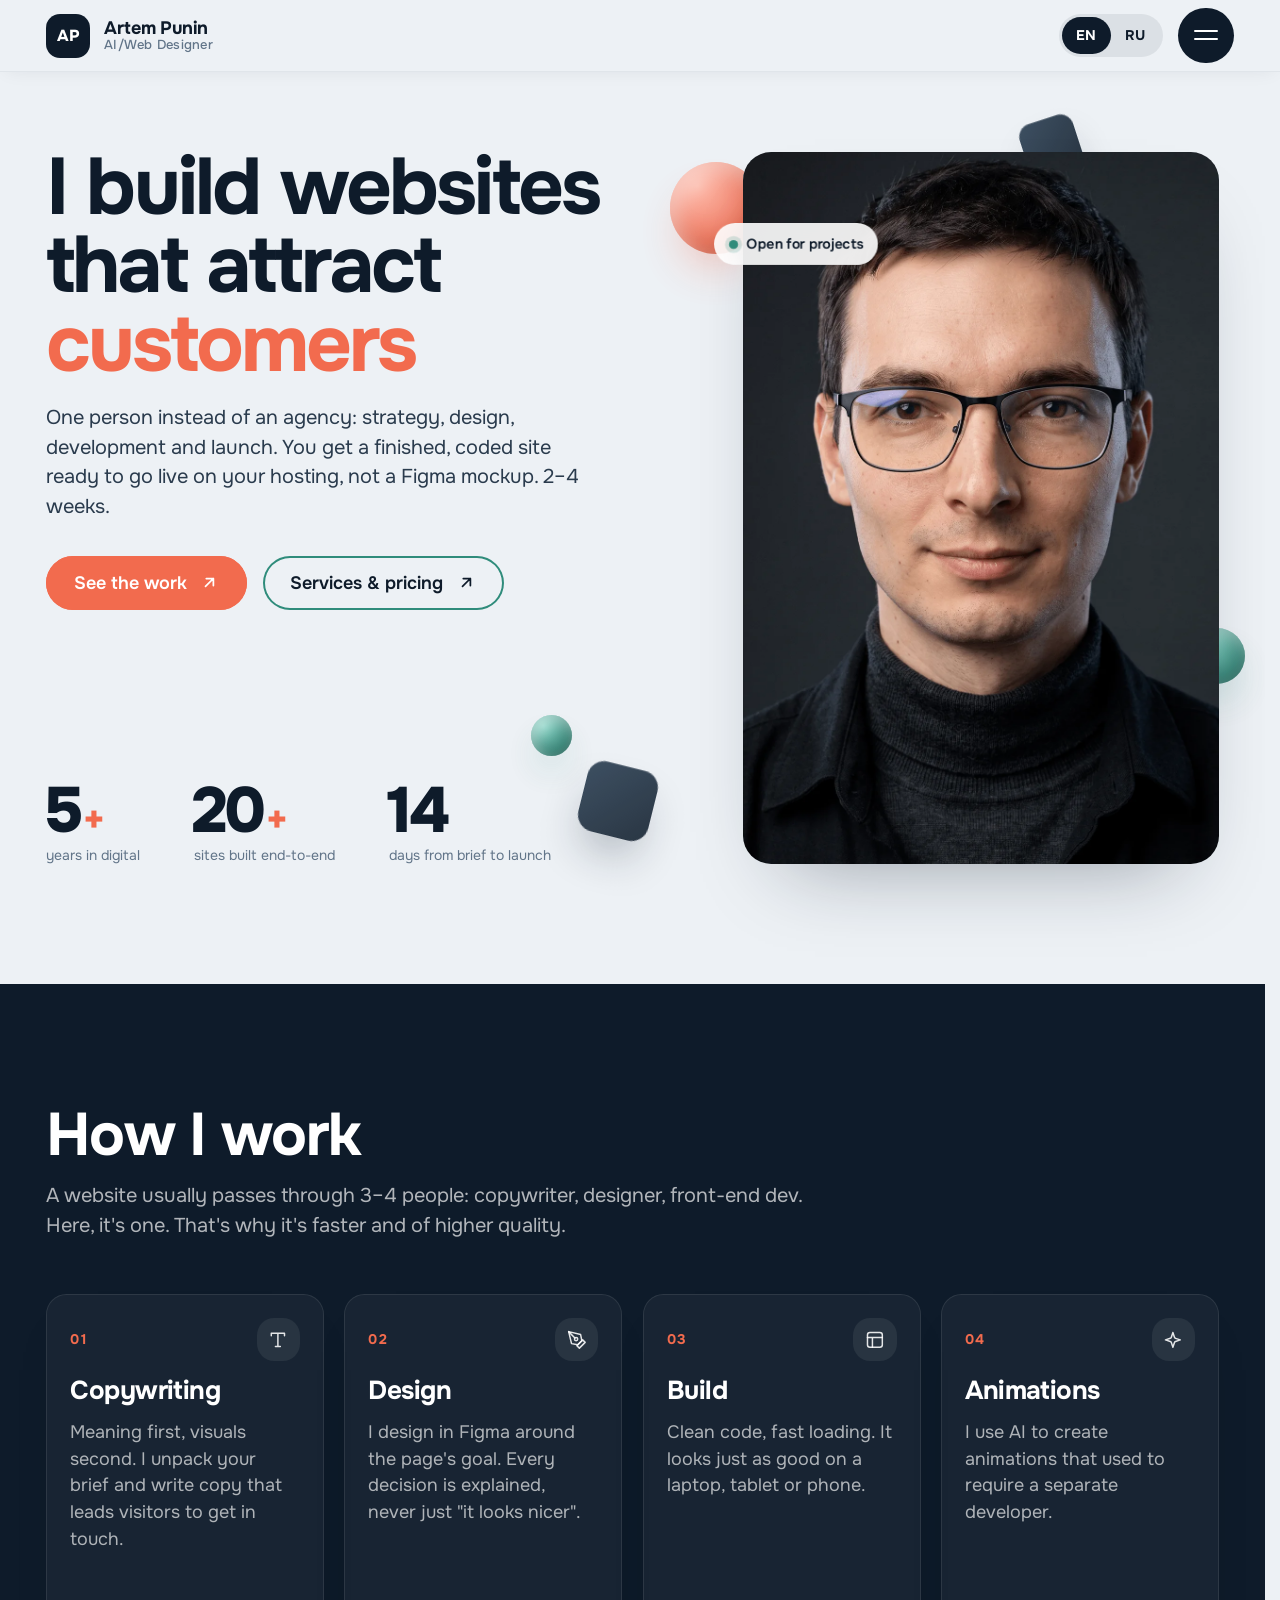
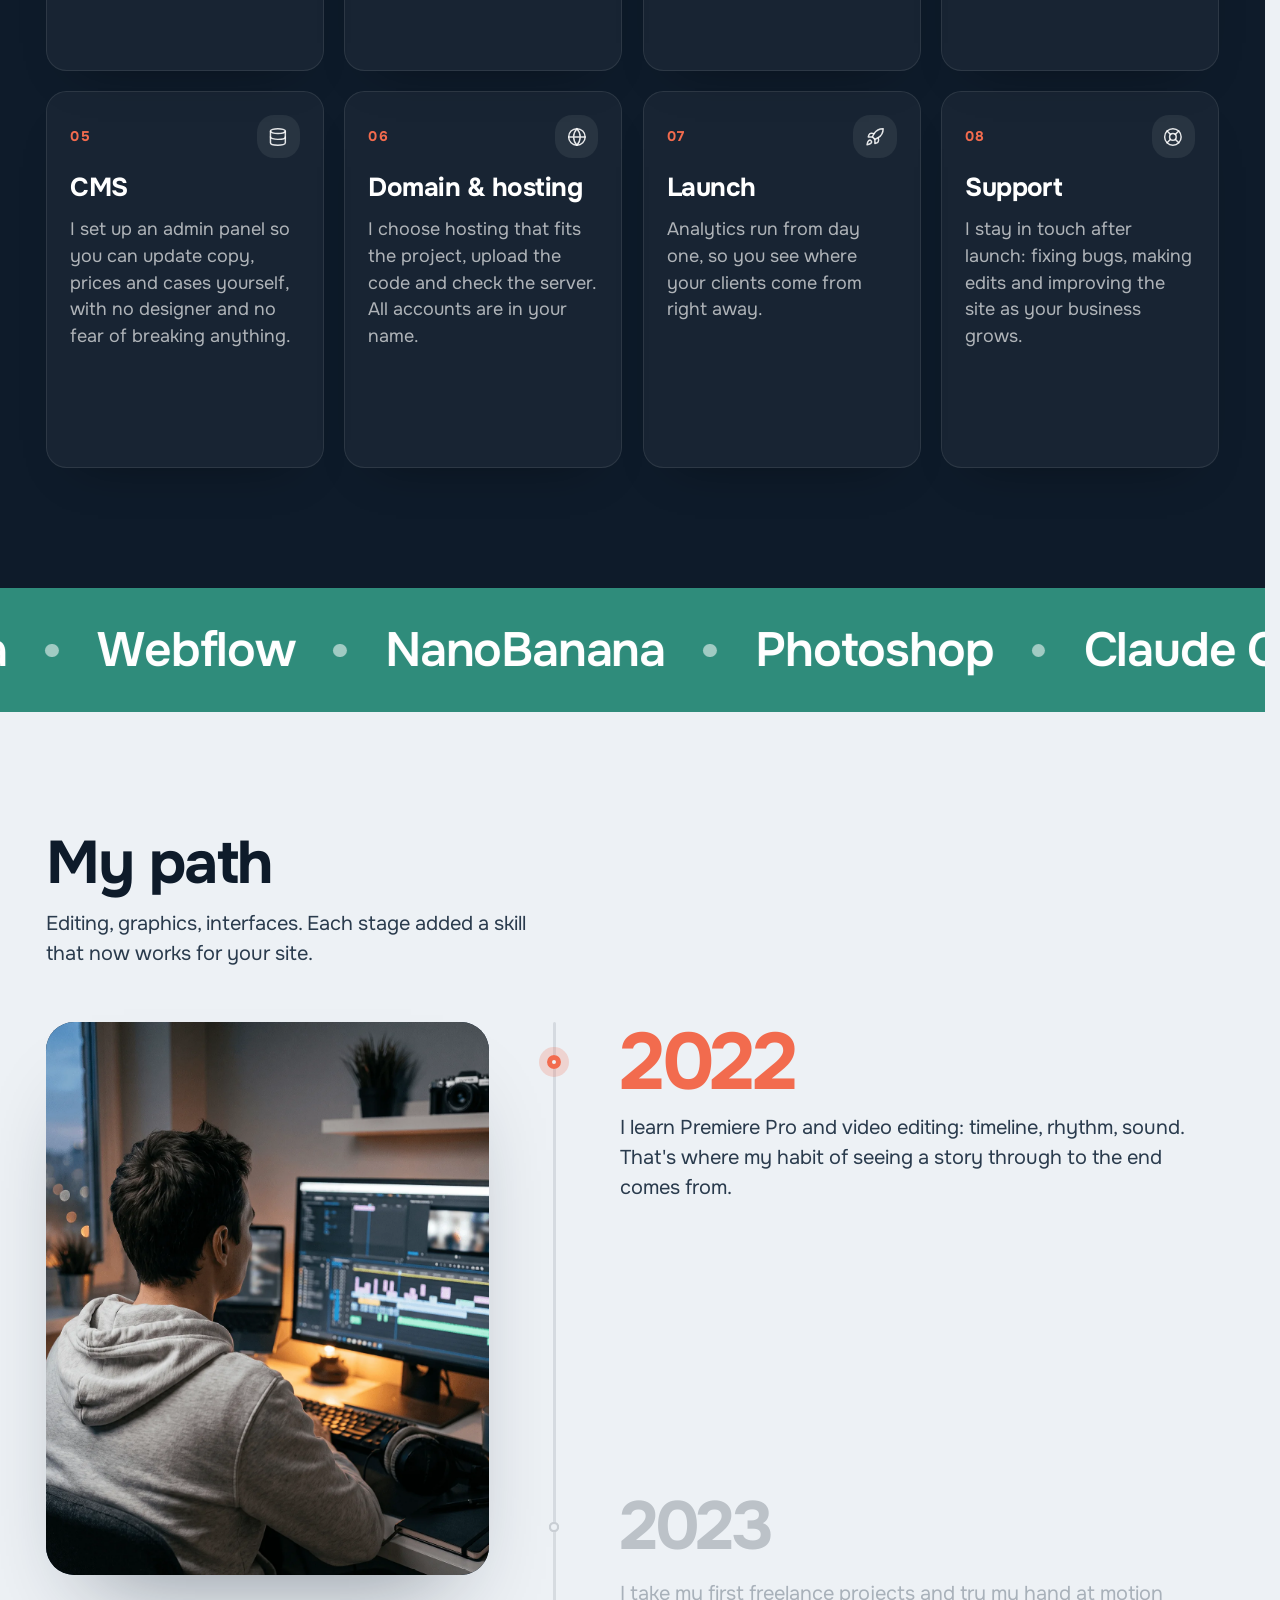
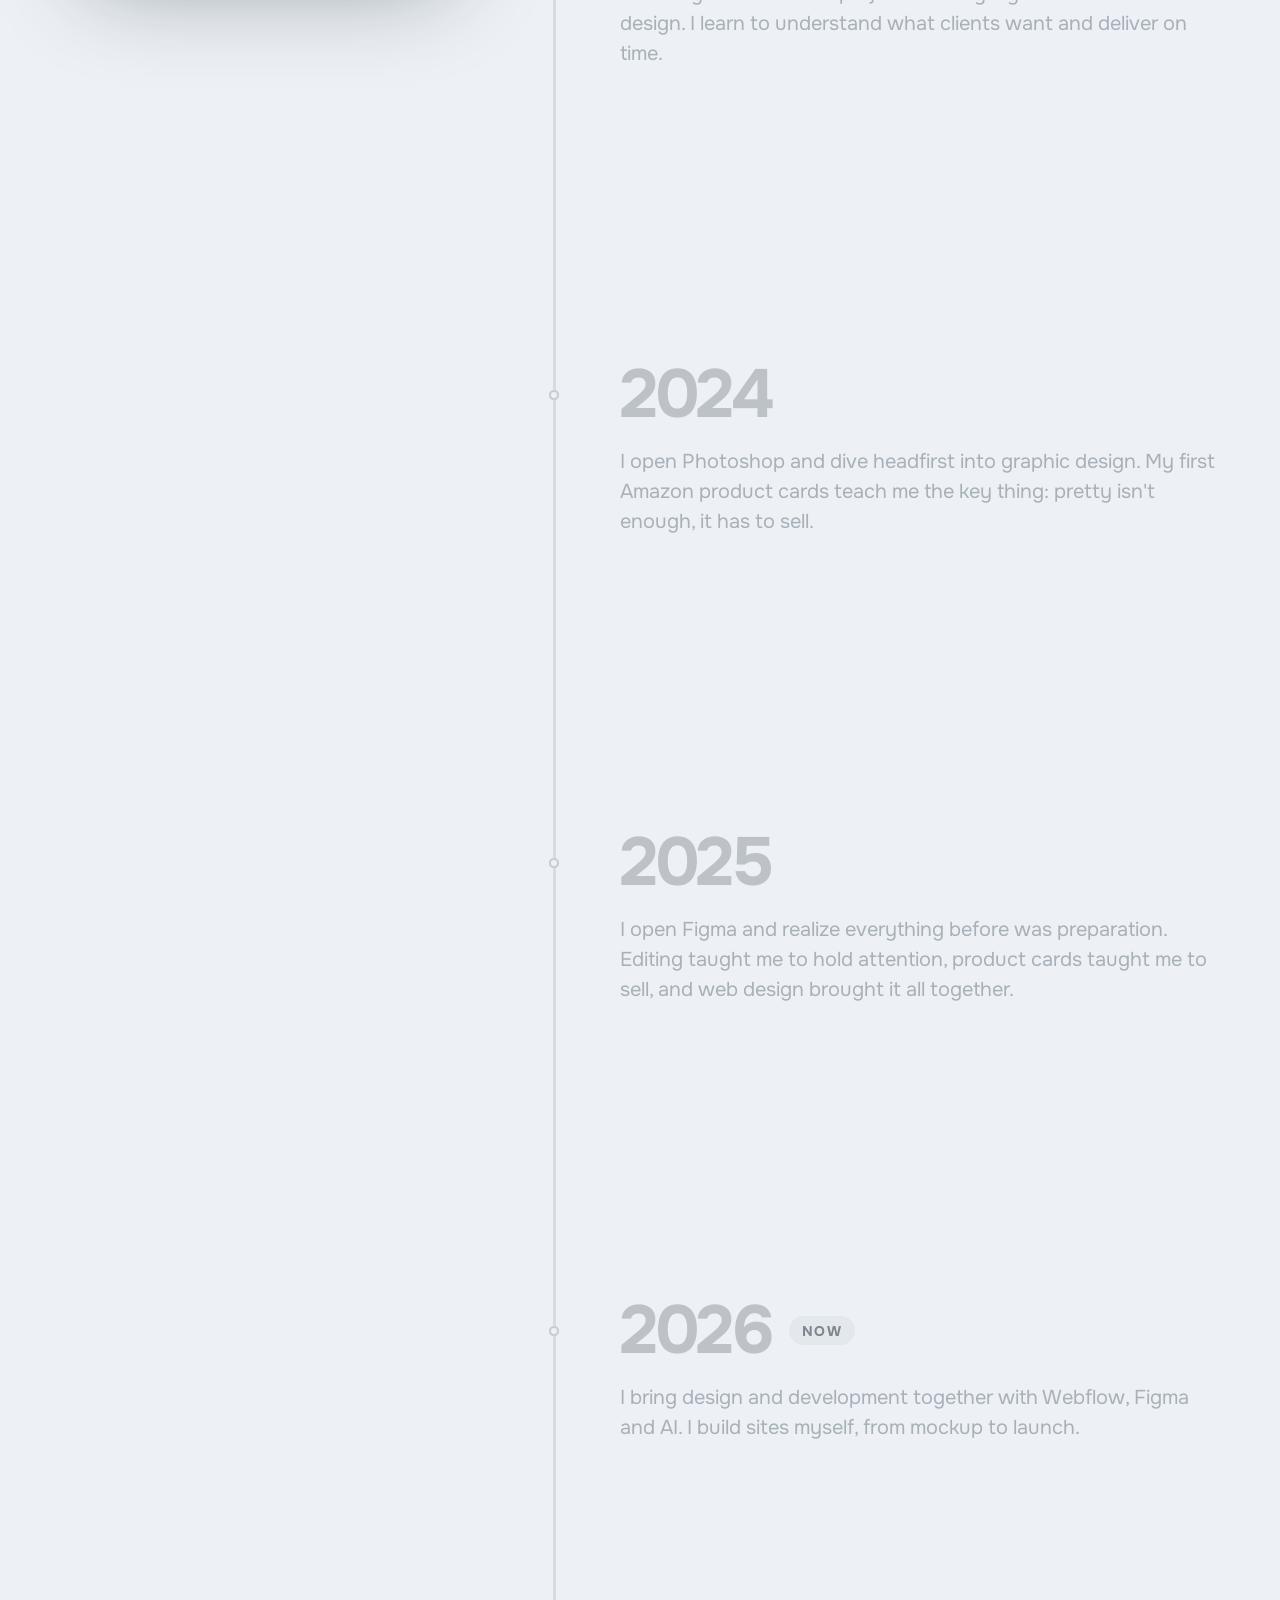
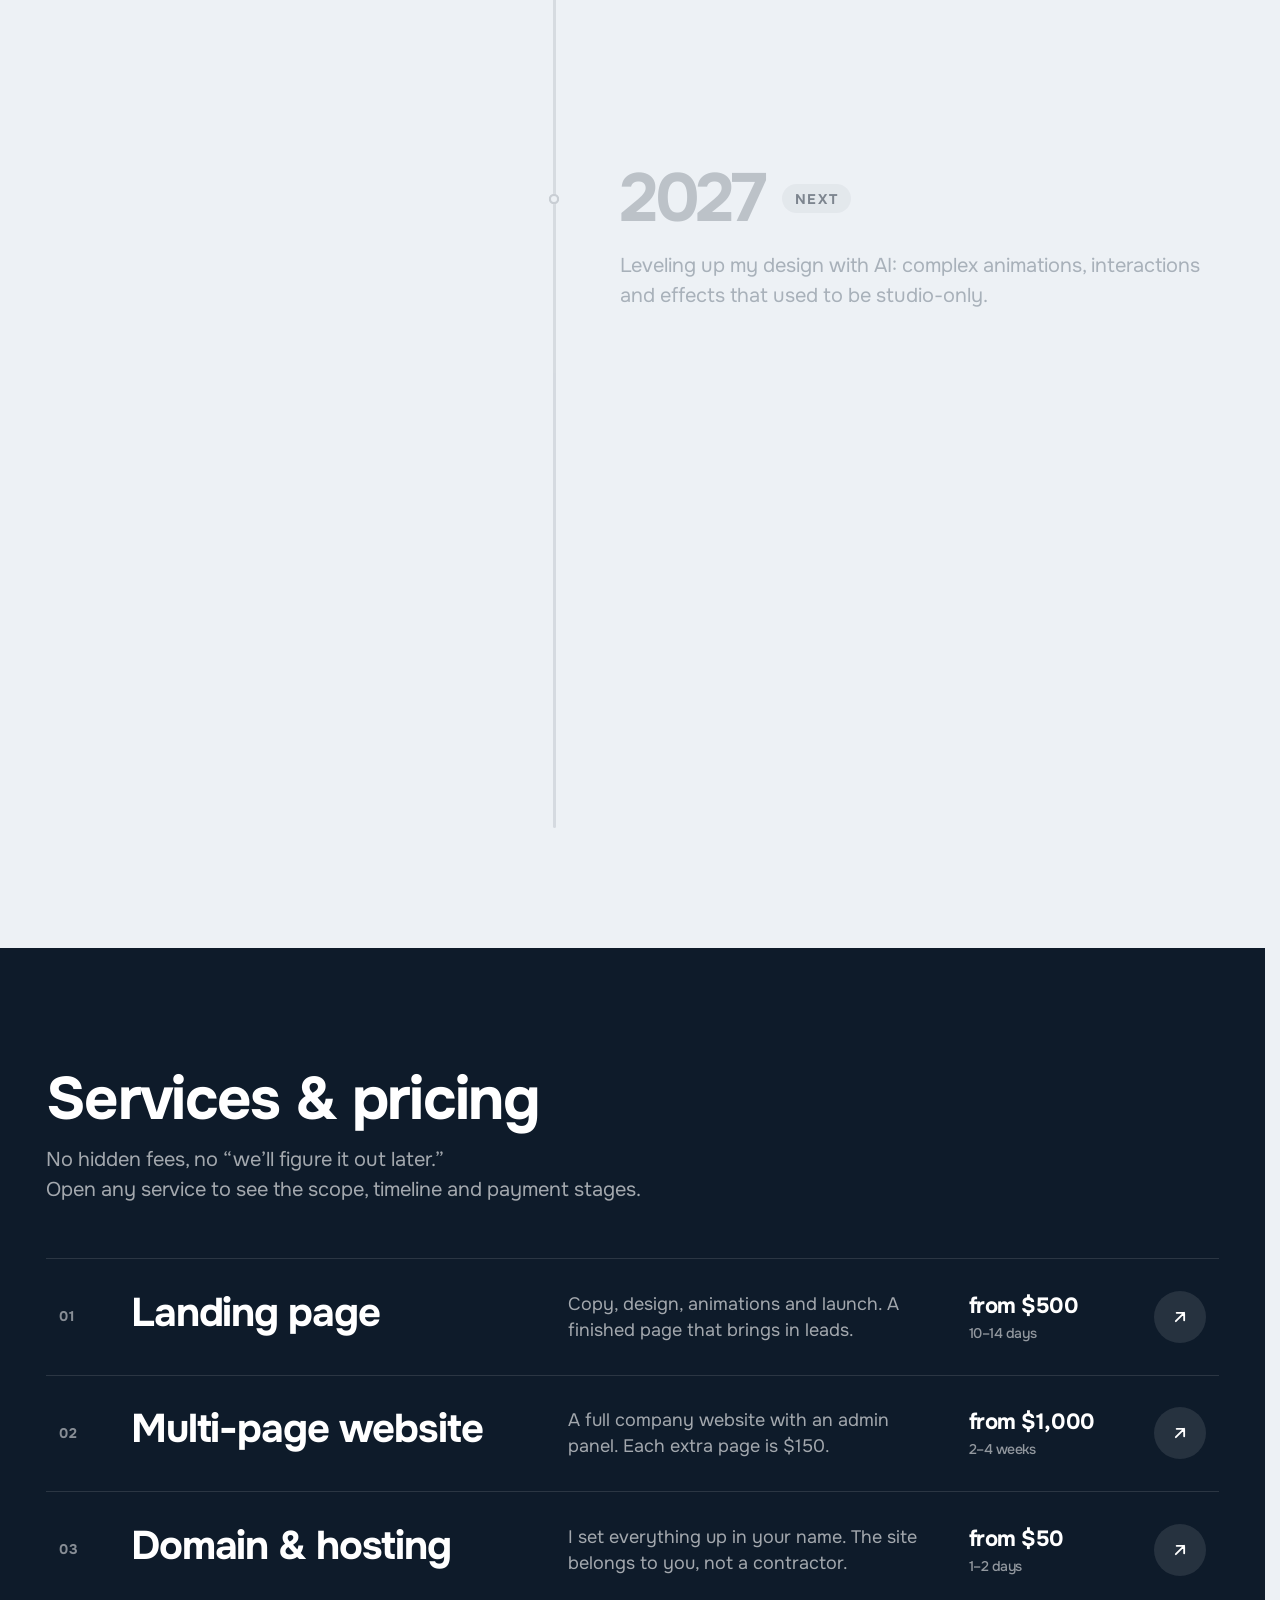
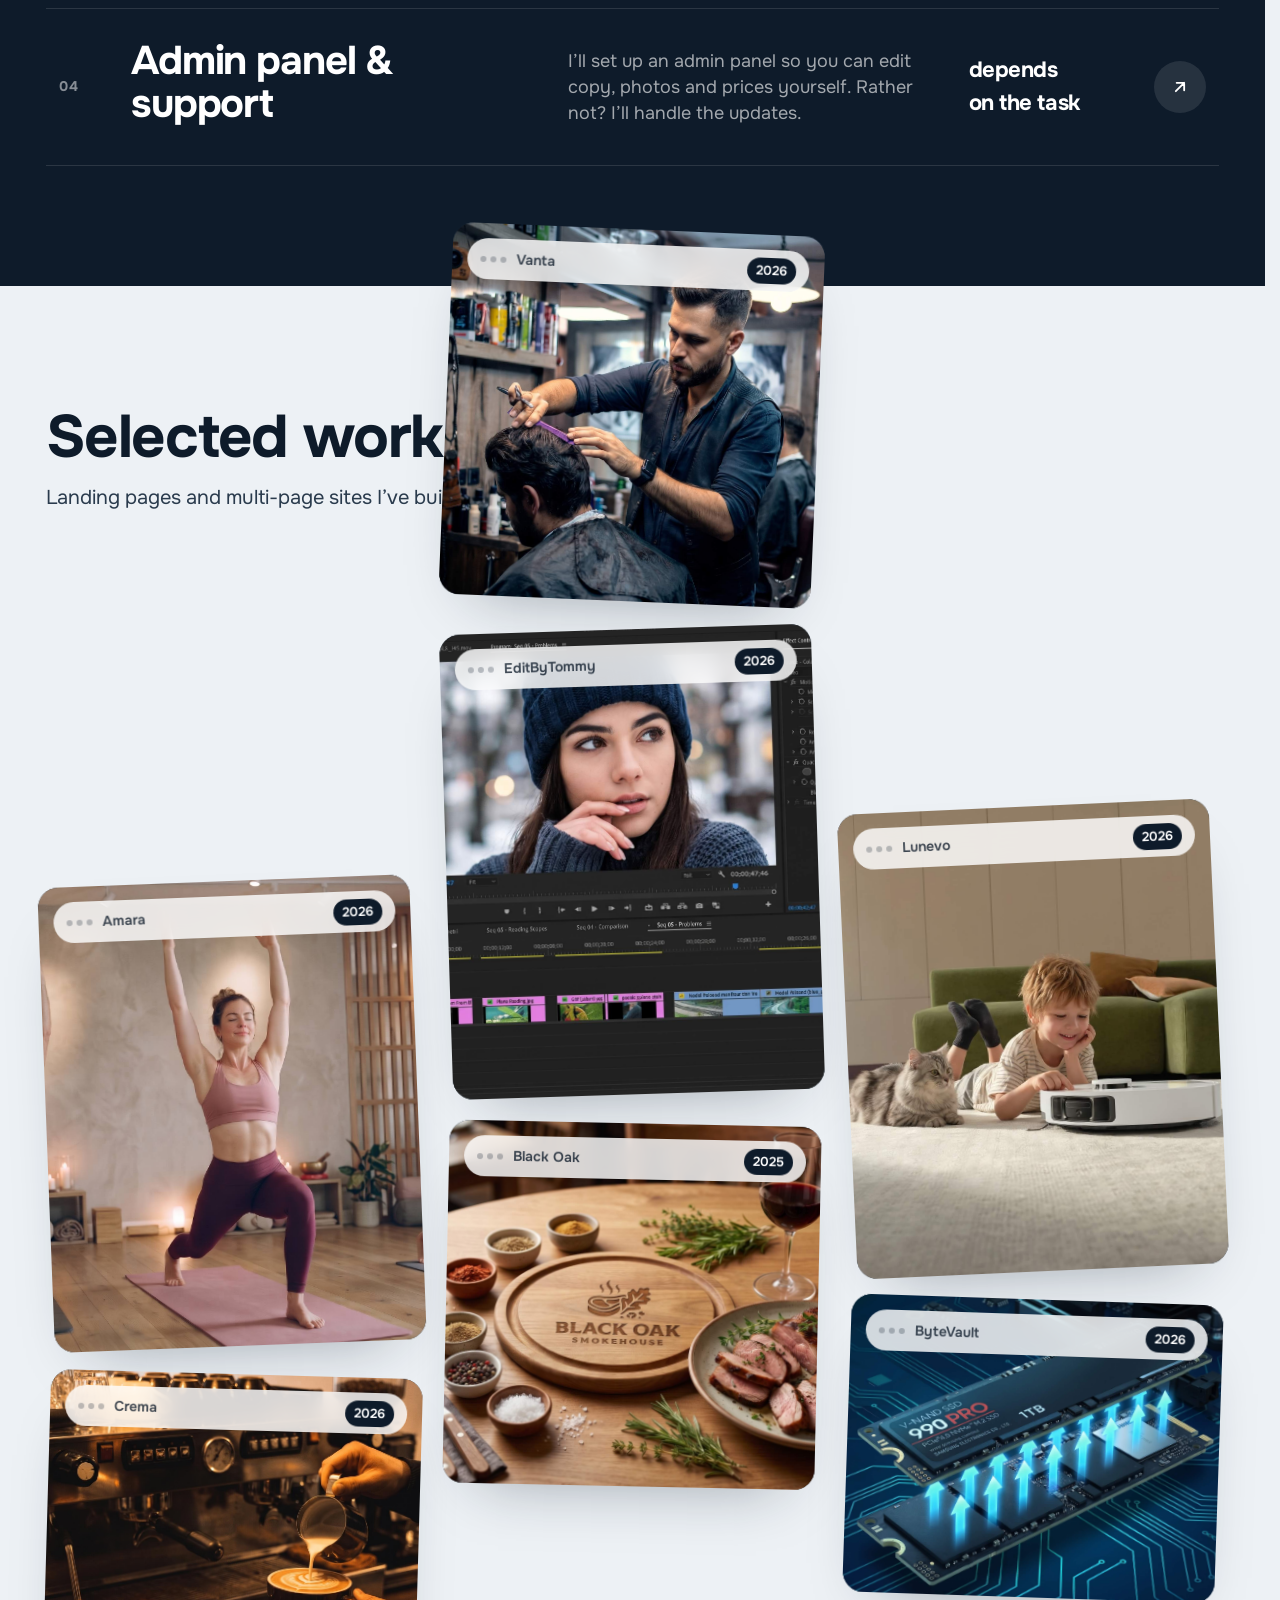
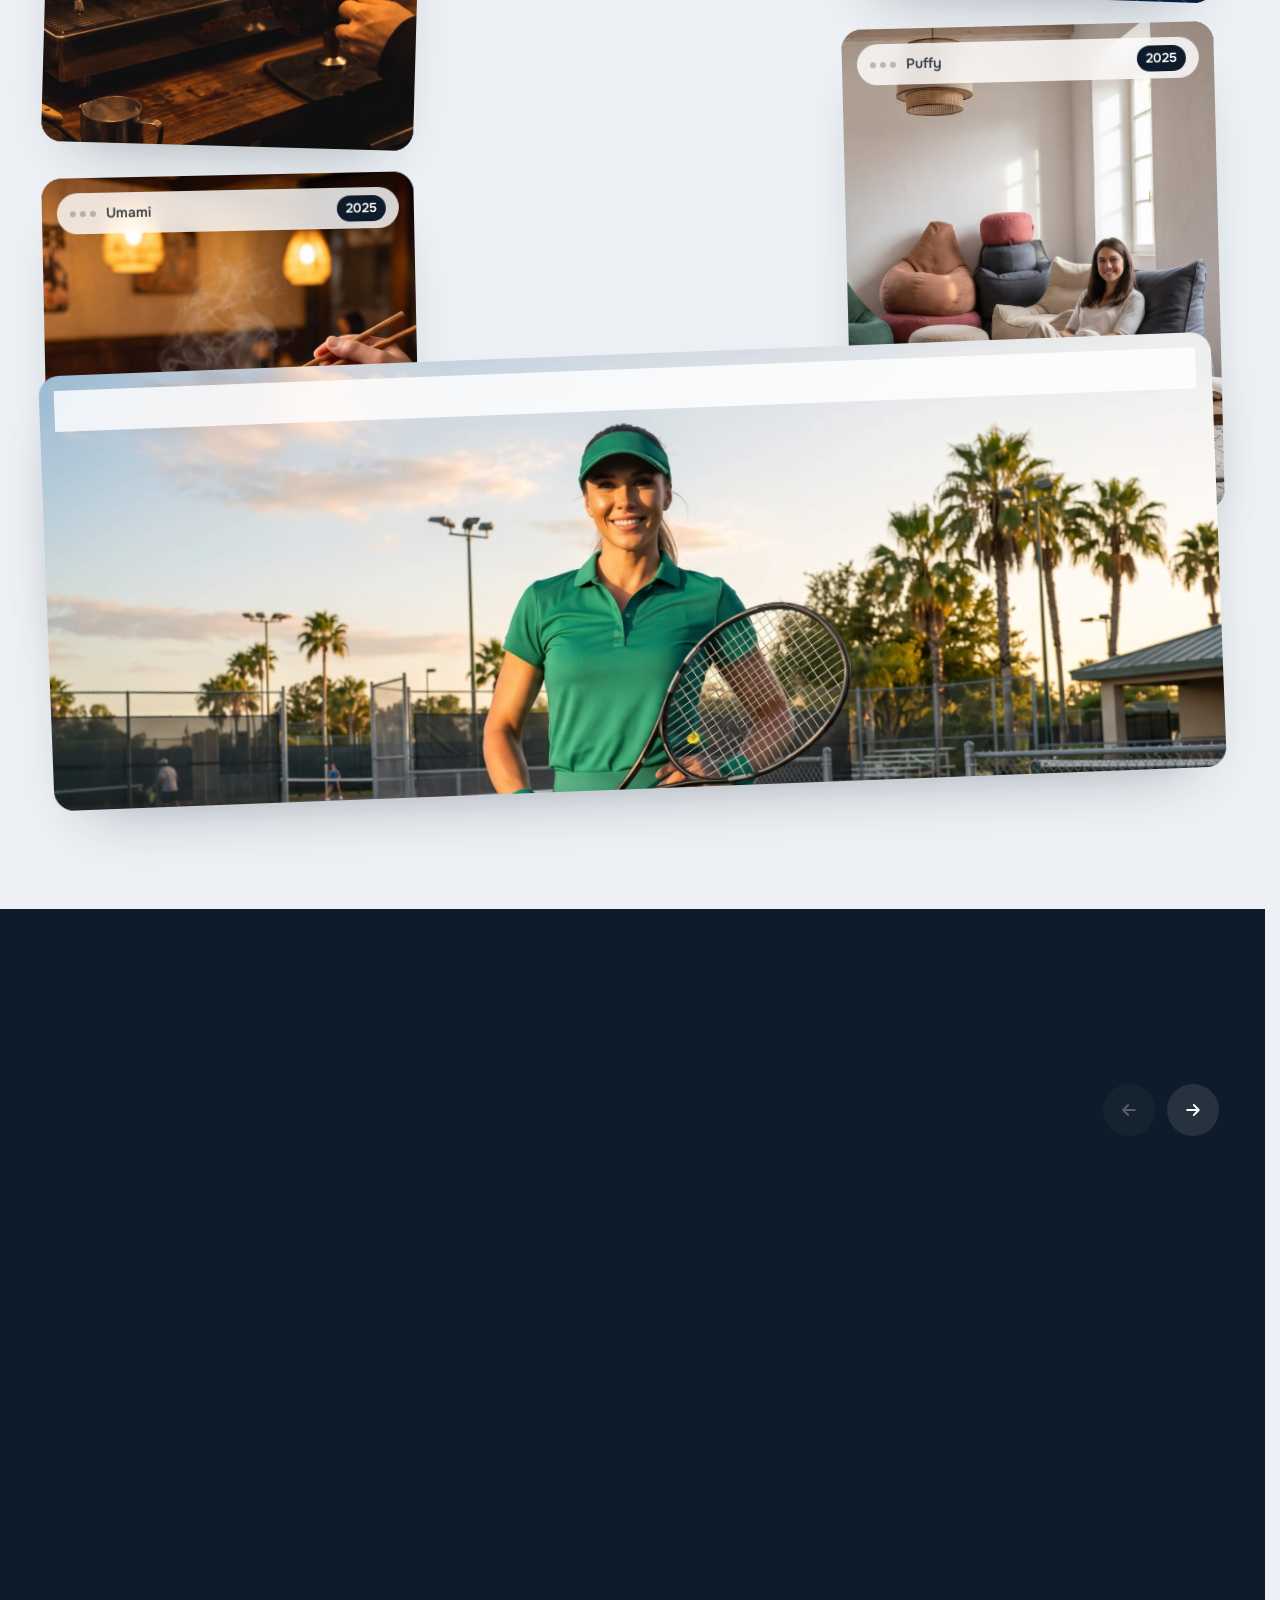
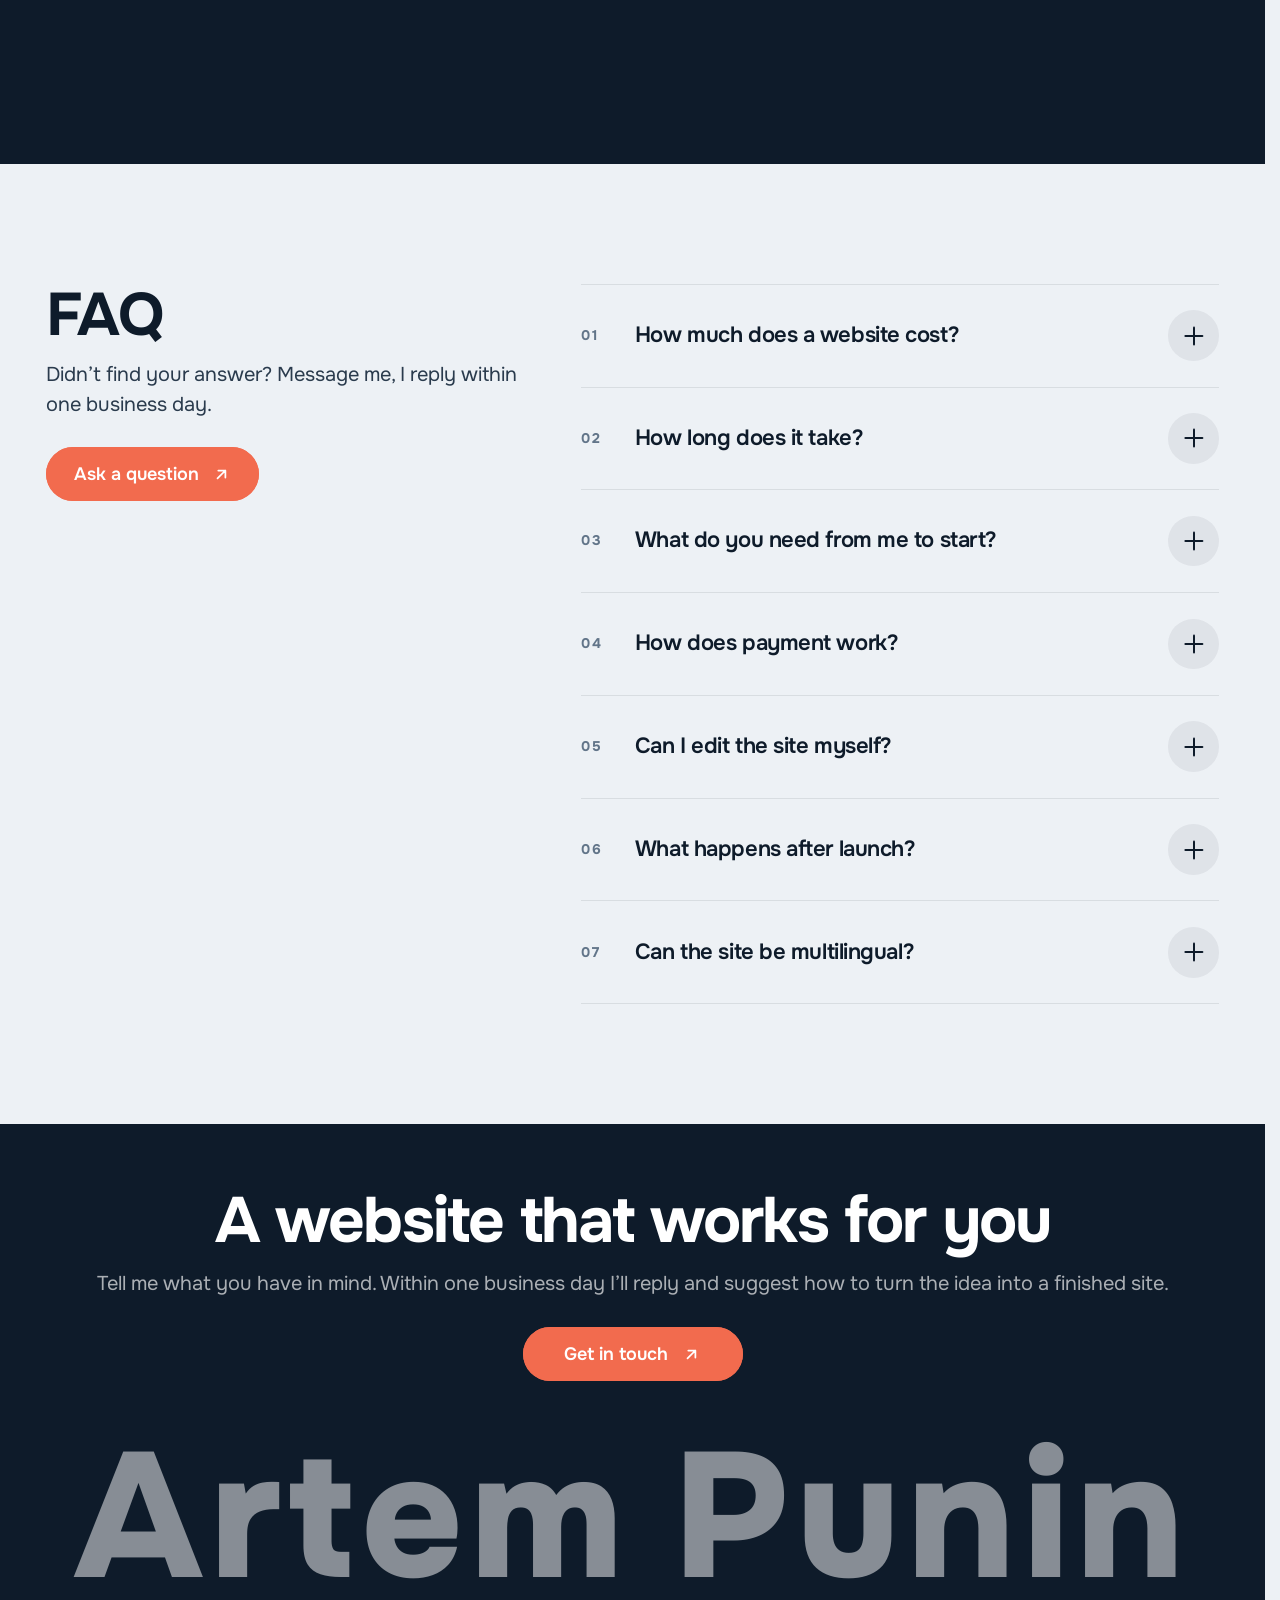
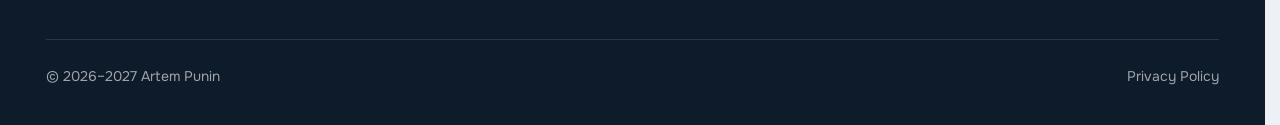
<file: index.html>
<!DOCTYPE html>
<html lang="en">
<head>
  <meta charset="UTF-8">
  <meta name="viewport" content="width=device-width, initial-scale=1">
  <title>Artem Punin — web designer &amp; no-code developer</title>
  <meta name="description" content="Websites that attract customers. I design, build and launch sites for small businesses, then support them after launch.">
  <meta name="theme-color" content="#edf1f5">

  <link rel="preconnect" href="https://fonts.googleapis.com">
  <link rel="preconnect" href="https://fonts.gstatic.com" crossorigin>
  <link href="https://fonts.googleapis.com/css2?family=Onest:wght@300..900&display=swap" rel="stylesheet">

  <!-- адрес страницы -->
  <link rel="canonical" href="https://artempunin.vercel.app/">
  <link rel="alternate" hreflang="en" href="https://artempunin.vercel.app/">
  <link rel="alternate" hreflang="ru" href="https://artempunin.vercel.app/index-ru.html">
  <link rel="alternate" hreflang="x-default" href="https://artempunin.vercel.app/">

  <!-- превью ссылки в мессенджерах и соцсетях -->
  <meta property="og:type" content="website">
  <meta property="og:site_name" content="Artem Punin">
  <meta property="og:title" content="Artem Punin — web designer &amp; no-code developer">
  <meta property="og:description" content="Websites that attract customers: design, build, launch and support.">
  <meta property="og:url" content="https://artempunin.vercel.app/">
  <meta property="og:image" content="https://artempunin.vercel.app/img/Seo.jpg">
  <meta property="og:image:width" content="1200">
  <meta property="og:image:height" content="630">
  <meta property="og:image:alt" content="Artem Punin — web designer &amp; no-code developer">
  <meta property="og:locale" content="en_US">
  <meta property="og:locale:alternate" content="ru_RU">
  <meta name="twitter:card" content="summary_large_image">
  <meta name="twitter:title" content="Artem Punin — web designer &amp; no-code developer">
  <meta name="twitter:description" content="Websites that attract customers: design, build, launch and support.">
  <meta name="twitter:image" content="https://artempunin.vercel.app/img/Seo.jpg">

  <!-- иконки: favicon векторный; манифест и apple-touch подключает main.js на http(s) -->
  <link rel="icon" href="icon.svg" type="image/svg+xml">

  <script type="application/ld+json">
  {
    "@context": "https://schema.org",
    "@graph": [
      {
        "@type": "Person",
        "@id": "https://artempunin.vercel.app/#person",
        "name": "Artem Punin",
        "url": "https://artempunin.vercel.app/",
        "jobTitle": "Web designer & no-code developer"
      },
      {
        "@type": "WebSite",
        "@id": "https://artempunin.vercel.app/#website",
        "url": "https://artempunin.vercel.app/",
        "name": "Artem Punin",
        "inLanguage": ["en", "ru"],
        "publisher": { "@id": "https://artempunin.vercel.app/#person" }
      },
      {
        "@type": "WebPage",
        "@id": "https://artempunin.vercel.app/#webpage",
        "url": "https://artempunin.vercel.app/",
        "name": "Artem Punin — web designer & no-code developer",
        "inLanguage": "en",
        "isPartOf": { "@id": "https://artempunin.vercel.app/#website" },
        "about": { "@id": "https://artempunin.vercel.app/#person" }
      }
    ]
  }
  </script>
  <link rel="stylesheet" href="css/style.css">
</head>
<body>

<div class="site" id="top" data-page-lang="en" data-page-title="Artem Punin — web designer &amp; no-code developer">

  <header class="hdr">
    <a class="logo" href="#top">
      <span class="logo__mark" aria-hidden="true">AP</span>
      <span>Artem Punin
        <small>AI/Web Designer</small>
      </span>
    </a>

    <div class="lang" role="group" aria-label="Language">
      <a href="index.html" data-lang="en" aria-current="true">EN</a>
      <a href="index-ru.html" data-lang="ru" aria-current="false">RU</a>
    </div>

    <button class="burger" type="button" aria-expanded="false" aria-controls="menu" aria-label="Open menu">
      <span></span><span></span>
    </button>
  </header>

  <nav class="menu" id="menu" aria-hidden="true" inert>
    <ul class="menu__list">
      <li><a href="#cycle">Process</a></li>
      <li><a href="#path">My path</a></li>
      <li><a href="#services">Services</a></li>
      <li><a href="#cases">Work</a></li>
      <li><a href="#faq">FAQ</a></li>
      <li><a href="#contact">Contact</a></li>
    </ul>

    <div class="menu__aside">
      <a class="btn btn--primary menu__button" href="#" data-stub aria-disabled="true" data-magnetic>
        <span>Get in touch</span>
        <svg viewBox="0 0 24 24" fill="none" stroke="currentColor" stroke-width="2.2" stroke-linecap="round" stroke-linejoin="round" aria-hidden="true"><path d="M7 17 17 7M8 7h9v9"/></svg>
      </a>
    </div>
  </nav>

  <main>

    <section class="hero">
      <div class="hero__bg" aria-hidden="true">
        <span class="orb orb--1" data-parallax="0.08" data-reveal style="--d:160"></span>
        <span class="orb orb--2" data-parallax="0.11" data-reveal style="--d:240"></span>
        <span class="orb orb--3" data-parallax="-0.07" data-reveal style="--d:320"></span>
        <span class="tile tile--1" data-parallax="-0.05" data-reveal style="--d:280"></span>
        <span class="tile tile--2" data-parallax="0.06" data-reveal style="--d:200"></span>
      </div>

      <div class="hero__inner">
        <div class="hero__copy">
          <div class="hero__main">
            <h1 class="hero__title" data-reveal="words" data-fit="I build websites that">
              <span class="hero__line">I build websites</span>
              <span class="hero__line">that attract</span>
              <span class="hero__line"><em>customers</em></span>
            </h1>

            <p class="hero__lead lead" data-reveal style="--d:140">
              One person instead of an agency: strategy, design, development and launch. You get a finished, coded site ready to go live on your hosting, not a Figma mockup. 2–4 weeks.
            </p>

            <div class="hero__actions" data-reveal style="--d:220">
              <a class="btn btn--primary" href="#cases" data-magnetic>
                <span>See the work</span>
                <svg viewBox="0 0 24 24" fill="none" stroke="currentColor" stroke-width="2.2" stroke-linecap="round" stroke-linejoin="round" aria-hidden="true"><path d="M7 17 17 7M8 7h9v9"/></svg>
              </a>
              <a class="btn btn--ghost" href="#services" data-magnetic>
                <span>Services &amp; pricing</span>
                <svg viewBox="0 0 24 24" fill="none" stroke="currentColor" stroke-width="2.2" stroke-linecap="round" stroke-linejoin="round" aria-hidden="true"><path d="M7 17 17 7M8 7h9v9"/></svg>
              </a>
            </div>
          </div>

          <ul class="hero__stats" data-reveal style="--d:300">
            <li>
              <b data-count="5"><span class="num">0</span><span class="plus">+</span></b>
              <span>years in digital</span>
            </li>
            <li>
              <b data-count="20"><span class="num">0</span><span class="plus">+</span></b>
              <span>sites built end-to-end</span>
            </li>
            <li>
              <b data-count="14"><span class="num">0</span></b>
              <span>days from brief to launch</span>
            </li>
          </ul>
        </div>

        <div class="hero__media" data-tilt data-reveal style="--d:180">
          <figure class="hero__frame">
            <img src="img/hero-portrait.webp" width="1289" height="1600" fetchpriority="high" alt="Artem Punin — portrait">
          </figure>
          <div class="chip chip--a"><i></i><span>Open for projects</span></div>
        </div>
      </div>
    </section>

    <section class="cycle sec on-dark" id="cycle">
      <div class="sec-head">
        <div>
          <h2 data-reveal="words">How I work</h2>
        </div>
        <p class="lead" data-reveal>
          <span class="lead__line">A website usually passes through 3–4 people: copywriter, designer, front-end dev.</span>
          <span class="lead__line">Here, it's one. That's why it's faster and of higher quality.</span>
        </p>
      </div>

      <div class="cycle__grid">
        <article class="step" data-reveal style="--d:0">
          <div class="step__top">
            <span class="step__num">01</span>
            <span class="step__icon" aria-hidden="true"><svg viewBox="0 0 24 24" fill="none" stroke="currentColor" stroke-width="1.8" stroke-linecap="round" stroke-linejoin="round"><path d="M4 7V4h16v3M9 20h6M12 4v16"/></svg></span>
          </div>
          <h3 class="step__title">Copywriting</h3>
          <p class="step__text">Meaning first, visuals second. I unpack your brief and write copy that leads visitors to get in touch.</p>
          <div class="step__detail">
            <span>Timeline: 2–3 days</span>
            <span>Output: copy mapped to the page</span>
          </div>
        </article>

        <article class="step" data-reveal style="--d:70">
          <div class="step__top">
            <span class="step__num">02</span>
            <span class="step__icon" aria-hidden="true"><svg viewBox="0 0 24 24" fill="none" stroke="currentColor" stroke-width="1.8" stroke-linecap="round" stroke-linejoin="round"><path d="m12 19 7-7 3 3-7 7-3-3z"/><path d="m18 13-1.5-7.5L2 2l3.5 14.5L13 18l5-5z"/><path d="m2 2 7.586 7.586"/><circle cx="11" cy="11" r="2"/></svg></span>
          </div>
          <h3 class="step__title">Design</h3>
          <p class="step__text">I design in Figma around the page's goal. Every decision is explained, never just "it looks nicer".</p>
          <div class="step__detail">
            <span>Timeline: 3–5 days</span>
            <span>Output: prototype</span>
          </div>
        </article>

        <article class="step" data-reveal style="--d:140">
          <div class="step__top">
            <span class="step__num">03</span>
            <span class="step__icon" aria-hidden="true"><svg viewBox="0 0 24 24" fill="none" stroke="currentColor" stroke-width="1.8" stroke-linecap="round" stroke-linejoin="round"><rect x="3" y="3" width="18" height="18" rx="3"/><path d="M3 9h18M9 21V9"/></svg></span>
          </div>
          <h3 class="step__title">Build</h3>
          <p class="step__text">Clean code, fast loading. It looks just as good on a laptop, tablet or phone.</p>
          <div class="step__detail">
            <span>Timeline: 3–6 days</span>
            <span>Output: responsive page</span>
          </div>
        </article>

        <article class="step" data-reveal style="--d:210">
          <div class="step__top">
            <span class="step__num">04</span>
            <span class="step__icon" aria-hidden="true"><svg viewBox="0 0 24 24" fill="none" stroke="currentColor" stroke-width="1.8" stroke-linecap="round" stroke-linejoin="round"><path d="m12 3-1.9 5.8a2 2 0 0 1-1.3 1.3L3 12l5.8 1.9a2 2 0 0 1 1.3 1.3L12 21l1.9-5.8a2 2 0 0 1 1.3-1.3L21 12l-5.8-1.9a2 2 0 0 1-1.3-1.3Z"/></svg></span>
          </div>
          <h3 class="step__title">Animations</h3>
          <p class="step__text">I use AI to create animations that used to require a separate developer.</p>
          <div class="step__detail">
            <span>Timeline: 1–4 days</span>
            <span>Output: smooth animation</span>
          </div>
        </article>

        <article class="step" data-reveal style="--d:0">
          <div class="step__top">
            <span class="step__num">05</span>
            <span class="step__icon" aria-hidden="true"><svg viewBox="0 0 24 24" fill="none" stroke="currentColor" stroke-width="1.8" stroke-linecap="round" stroke-linejoin="round"><ellipse cx="12" cy="5" rx="9" ry="3"/><path d="M21 12c0 1.66-4 3-9 3s-9-1.34-9-3"/><path d="M3 5v14c0 1.66 4 3 9 3s9-1.34 9-3V5"/></svg></span>
          </div>
          <h3 class="step__title">CMS</h3>
          <p class="step__text">I set up an admin panel so you can update copy, prices and cases yourself, with no designer and no fear of breaking anything.</p>
          <div class="step__detail">
            <span>Timeline: 1–2 days</span>
            <span>Output: admin panel + guide</span>
          </div>
        </article>

        <article class="step" data-reveal style="--d:70">
          <div class="step__top">
            <span class="step__num">06</span>
            <span class="step__icon" aria-hidden="true"><svg viewBox="0 0 24 24" fill="none" stroke="currentColor" stroke-width="1.8" stroke-linecap="round" stroke-linejoin="round"><circle cx="12" cy="12" r="10"/><path d="M2 12h20M12 2a15.3 15.3 0 0 1 4 10 15.3 15.3 0 0 1-4 10 15.3 15.3 0 0 1-4-10 15.3 15.3 0 0 1 4-10z"/></svg></span>
          </div>
          <h3 class="step__title">Domain &amp; hosting</h3>
          <p class="step__text">I choose hosting that fits the project, upload the code and check the server. All accounts are in your name.</p>
          <div class="step__detail">
            <span>Timeline: 1 day</span>
            <span>Output: site live on your domain</span>
          </div>
        </article>

        <article class="step" data-reveal style="--d:140">
          <div class="step__top">
            <span class="step__num">07</span>
            <span class="step__icon" aria-hidden="true"><svg viewBox="0 0 24 24" fill="none" stroke="currentColor" stroke-width="1.8" stroke-linecap="round" stroke-linejoin="round"><path d="M4.5 16.5c-1.5 1.26-2 5-2 5s3.74-.5 5-2c.71-.84.7-2.13-.09-2.91a2.18 2.18 0 0 0-2.91-.09z"/><path d="m12 15-3-3a22 22 0 0 1 2-3.95A12.88 12.88 0 0 1 22 2c0 2.72-.78 7.5-6 11a22.35 22.35 0 0 1-4 2z"/><path d="M9 12H4s.55-3.03 2-4c1.62-1.08 5 0 5 0M12 15v5s3.03-.55 4-2c1.08-1.62 0-5 0-5"/></svg></span>
          </div>
          <h3 class="step__title">Launch</h3>
          <p class="step__text">Analytics run from day one, so you see where your clients come from right away.</p>
          <div class="step__detail">
            <span>Timeline: 1 day</span>
            <span>Output: PageSpeed 90+ report</span>
          </div>
        </article>

        <article class="step" data-reveal style="--d:210">
          <div class="step__top">
            <span class="step__num">08</span>
            <span class="step__icon" aria-hidden="true"><svg viewBox="0 0 24 24" fill="none" stroke="currentColor" stroke-width="1.8" stroke-linecap="round" stroke-linejoin="round"><circle cx="12" cy="12" r="10"/><circle cx="12" cy="12" r="4"/><path d="m4.93 4.93 4.24 4.24M14.83 9.17l4.24-4.24M14.83 14.83l4.24 4.24M9.17 14.83l-4.24 4.24"/></svg></span>
          </div>
          <h3 class="step__title">Support</h3>
          <p class="step__text">I stay in touch after launch: fixing bugs, making edits and improving the site as your business grows.</p>
          <div class="step__detail">
            <span>Timeline: from 1 month</span>
            <span>Output: a site that keeps growing</span>
          </div>
        </article>
      </div>
    </section>

    <div class="marquee" aria-label="Tools">
      <div class="marquee__track">
        <ul class="marquee__set">
          <li class="marquee__item">Figma</li>
          <li class="marquee__item">Webflow</li>
          <li class="marquee__item">NanoBanana</li>
          <li class="marquee__item">Photoshop</li>
          <li class="marquee__item">Claude Code</li>
          <li class="marquee__item">HTML</li>
          <li class="marquee__item">CSS</li>
          <li class="marquee__item">Kling AI</li>
        </ul>
      </div>
    </div>

    <section class="path sec" id="path">
      <div class="sec-head">
        <div>
          <h2 data-reveal="words">My path</h2>
        </div>
        <p class="lead path__intro" data-reveal>
          <span class="lead__line">Editing, graphics, interfaces. Each stage added a skill</span>
          <span class="lead__line">that now works for your site.</span>
        </p>
      </div>

      <div class="path__wrap">
        <div class="path__card">
        <figure class="path__media">
          <img src="img/path-2022.webp" width="1289" height="1600" data-photo="2022" alt="2022 — learning video editing">
          <img src="img/path-2023.webp" width="1289" height="1600" data-photo="2023" alt="2023 — first freelance projects" loading="lazy">
          <img src="img/path-2024.webp" width="1289" height="1600" data-photo="2024" alt="2024 — graphic design and Amazon product cards" loading="lazy">
          <img src="img/path-2025.webp" width="1289" height="1600" data-photo="2025" alt="2025 — moving into web and interfaces" loading="lazy">
          <img src="img/path-2026.webp" width="1289" height="1600" data-photo="2026" alt="2026 — Webflow, Figma and AI" loading="lazy">
          <img src="img/path-2027.webp" width="1289" height="1600" data-photo="2027" alt="2027 — leveling up design with AI" loading="lazy">
        </figure>

        <div class="path__line" aria-hidden="true"><span class="path__fill"></span><i class="path__dot" style="--k:0"></i><i class="path__dot" style="--k:0.2"></i><i class="path__dot" style="--k:0.4"></i><i class="path__dot" style="--k:0.6"></i><i class="path__dot" style="--k:0.8"></i><i class="path__dot" style="--k:1"></i></div>

        <ol class="path__list">
          <li class="path__item" data-year="2022">
            <span class="path__year">2022</span>
            <p class="path__text">I learn Premiere Pro and video editing: timeline, rhythm, sound. That's where my habit of seeing a story through to the end comes from.</p>
          </li>
          <li class="path__item" data-year="2023">
            <span class="path__year">2023</span>
            <p class="path__text">I take my first freelance projects and try my hand at motion design. I learn to understand what clients want and deliver on time.</p>
          </li>
          <li class="path__item" data-year="2024">
            <span class="path__year">2024</span>
            <p class="path__text">I open Photoshop and dive headfirst into graphic design. My first Amazon product cards teach me the key thing: pretty isn't enough, it has to sell.</p>
          </li>
          <li class="path__item" data-year="2025">
            <span class="path__year">2025</span>
            <p class="path__text">I open Figma and realize everything before was preparation. Editing taught me to hold attention, product cards taught me to sell, and web design brought it all together.</p>
          </li>
          <li class="path__item" data-year="2026" data-state="now">
            <span class="path__year">2026 <span class="path__tag">Now</span></span>
            <p class="path__text">I bring design and development together with Webflow, Figma and AI. I build sites myself, from mockup to launch.</p>
          </li>
          <li class="path__item" data-year="2027" data-state="next">
            <span class="path__year">2027 <span class="path__tag">Next</span></span>
            <p class="path__text">Leveling up my design with AI: complex animations, interactions and effects that used to be studio-only.</p>
          </li>
        </ol>
        </div>
      </div>
    </section>

    <section class="services sec on-dark" id="services">
      <div class="sec-head">
        <div>
          <h2 data-reveal="words">Services &amp; pricing</h2>
        </div>
        <p class="lead" data-reveal>
          <span class="lead__line">No hidden fees, no “we’ll figure it out later.”</span>
          <span class="lead__line">Open any service to see the scope, timeline and payment stages.</span>
        </p>
      </div>

      <ul class="srv-list" data-reveal>
        <li>
          <a class="srv" href="services/landing.html">
            <span class="srv__idx">01</span>
            <span class="srv__title">Landing page</span>
            <span class="srv__desc">Copy, design, animations and launch. A finished page that brings in leads.</span>
            <span class="srv__price">
              <span>from $500</span>
              <small>10–14 days</small>
            </span>
            <span class="srv__arrow" aria-hidden="true"><svg viewBox="0 0 24 24" fill="none" stroke="currentColor" stroke-width="2.2" stroke-linecap="round" stroke-linejoin="round"><path d="M7 17 17 7M8 7h9v9"/></svg></span>
          </a>
        </li>
        <li>
          <a class="srv" href="services/multipage.html">
            <span class="srv__idx">02</span>
            <span class="srv__title">Multi-page website</span>
            <span class="srv__desc">A full company website with an admin panel. Each extra page is $150.</span>
            <span class="srv__price">
              <span>from $1,000</span>
              <small>2–4 weeks</small>
            </span>
            <span class="srv__arrow" aria-hidden="true"><svg viewBox="0 0 24 24" fill="none" stroke="currentColor" stroke-width="2.2" stroke-linecap="round" stroke-linejoin="round"><path d="M7 17 17 7M8 7h9v9"/></svg></span>
          </a>
        </li>
        <li>
          <a class="srv" href="services/hosting.html">
            <span class="srv__idx">03</span>
            <span class="srv__title">Domain &amp; hosting</span>
            <span class="srv__desc">I set everything up in your name. The site belongs to you, not a contractor.</span>
            <span class="srv__price">
              <span>from $50</span>
              <small>1–2 days</small>
            </span>
            <span class="srv__arrow" aria-hidden="true"><svg viewBox="0 0 24 24" fill="none" stroke="currentColor" stroke-width="2.2" stroke-linecap="round" stroke-linejoin="round"><path d="M7 17 17 7M8 7h9v9"/></svg></span>
          </a>
        </li>
        <li>
          <a class="srv" href="services/support.html">
            <span class="srv__idx">04</span>
            <span class="srv__title">Admin panel &amp; support</span>
            <span class="srv__desc">I’ll set up an admin panel so you can edit copy, photos and prices yourself. Rather not? I’ll handle the updates.</span>
            <span class="srv__price">
              <span>depends on the task</span>
            </span>
            <span class="srv__arrow" aria-hidden="true"><svg viewBox="0 0 24 24" fill="none" stroke="currentColor" stroke-width="2.2" stroke-linecap="round" stroke-linejoin="round"><path d="M7 17 17 7M8 7h9v9"/></svg></span>
          </a>
        </li>
      </ul>
    </section>

    <section class="cases sec" id="cases">
      <div class="sec-head">
        <div>
          <h2 data-reveal="words">Selected work</h2>
        </div>
        <p class="lead" data-reveal>
          Landing pages and multi-page sites I’ve built over the last two years.
        </p>
      </div>

      <div class="cases__grid">
        <div class="cases__col">
          <a class="case" href="https://amara-peach.vercel.app/" target="_blank" rel="noopener noreferrer" data-case="1" style="--case-order: 1" data-reveal>
            <img class="case__img" src="img/1_Amara.jpg" alt="Amara" loading="lazy">
            <span class="case__glare" aria-hidden="true"></span>
            <div class="case__bar" aria-hidden="true"><span class="case__dots"><i></i><i></i><i></i></span><span class="case__url">Amara</span><span class="case__year">2026</span></div>
            <div class="case__info">
              <h3 class="case__title">Yoga · Landing</h3>
              <p class="case__desc">Yoga studio website: class schedule, teachers and online booking.</p>
            </div>
          </a>

          <a class="case case--square" href="https://crema-alpha.vercel.app/" target="_blank" rel="noopener noreferrer" data-case="2" style="--case-order: 4" data-reveal>
            <img class="case__img" src="img/2_Crema.jpg" alt="Crema" loading="lazy">
            <span class="case__glare" aria-hidden="true"></span>
            <div class="case__bar" aria-hidden="true"><span class="case__dots"><i></i><i></i><i></i></span><span class="case__url">Crema</span><span class="case__year">2026</span></div>
            <div class="case__info">
              <h3 class="case__title">Coffee · Landing</h3>
              <p class="case__desc">Coffee shop site: menu, roasting and pickup.</p>
            </div>
          </a>

          <a class="case" href="https://umami-ten-psi-68.vercel.app/" target="_blank" rel="noopener noreferrer" data-case="10" style="--case-order: 7" data-reveal>
            <img class="case__img" src="img/10_Umami.jpg" alt="Umami" loading="lazy">
            <span class="case__glare" aria-hidden="true"></span>
            <div class="case__bar" aria-hidden="true"><span class="case__dots"><i></i><i></i><i></i></span><span class="case__url">Umami</span><span class="case__year">2025</span></div>
            <div class="case__info">
              <h3 class="case__title">Ramen · Delivery</h3>
              <p class="case__desc">Ramen and bowl delivery: menu, cart and a two-minute checkout.</p>
            </div>
          </a>
        </div>

        <div class="cases__col">
          <a class="case case--square" href="https://vanta-vert-beta.vercel.app/" target="_blank" rel="noopener noreferrer" data-case="4" style="--case-order: 2" data-reveal>
            <img class="case__img" src="img/4_Vanta.jpg" alt="Vanta" loading="lazy">
            <span class="case__glare" aria-hidden="true"></span>
            <div class="case__bar" aria-hidden="true"><span class="case__dots"><i></i><i></i><i></i></span><span class="case__url">Vanta</span><span class="case__year">2026</span></div>
            <div class="case__info">
              <h3 class="case__title">Barbershop · Landing</h3>
              <p class="case__desc">Barbershop site: services, barbers and booking in two minutes.</p>
            </div>
          </a>

          <a class="case" href="https://editbytommy.vercel.app/" target="_blank" rel="noopener noreferrer" data-case="7" style="--case-order: 5" data-reveal>
            <img class="case__img" src="img/7_EditByTommy.jpg" alt="EditByTommy" loading="lazy">
            <span class="case__glare" aria-hidden="true"></span>
            <div class="case__bar" aria-hidden="true"><span class="case__dots"><i></i><i></i><i></i></span><span class="case__url">EditByTommy</span><span class="case__year">2026</span></div>
            <div class="case__info">
              <h3 class="case__title">Editing · Courses</h3>
              <p class="case__desc">Premiere Pro editing course: lessons, practice and reviews.</p>
            </div>
          </a>

          <a class="case case--wide" href="https://black-oak-sigma.vercel.app/" target="_blank" rel="noopener noreferrer" data-case="5" style="--case-order: 8" data-reveal>
            <img class="case__img" src="img/5_Black Oak.jpg" alt="Black Oak" loading="lazy">
            <span class="case__glare" aria-hidden="true"></span>
            <div class="case__bar" aria-hidden="true"><span class="case__dots"><i></i><i></i><i></i></span><span class="case__url">Black Oak</span><span class="case__year">2025</span></div>
            <div class="case__info">
              <h3 class="case__title">Smoked meat · Landing</h3>
              <p class="case__desc">Smokehouse site: smoked meat, grill kits and city-wide delivery.</p>
            </div>
          </a>
        </div>

        <div class="cases__col">
          <a class="case" href="https://lunevo.vercel.app/" target="_blank" rel="noopener noreferrer" data-case="9" style="--case-order: 3" data-reveal>
            <img class="case__img" src="img/9_Lunevo.jpg" alt="Lunevo" loading="lazy">
            <span class="case__glare" aria-hidden="true"></span>
            <div class="case__bar" aria-hidden="true"><span class="case__dots"><i></i><i></i><i></i></span><span class="case__url">Lunevo</span><span class="case__year">2026</span></div>
            <div class="case__info">
              <h3 class="case__title">Home tech · Shop</h3>
              <p class="case__desc">Robot vacuum store: match by home, delivery and warranty.</p>
            </div>
          </a>

          <a class="case case--wide" href="https://bytevault-kappa.vercel.app/" target="_blank" rel="noopener noreferrer" data-case="6" style="--case-order: 6" data-reveal>
            <img class="case__img" src="img/6_ByteVault.jpg" alt="ByteVault" loading="lazy">
            <span class="case__glare" aria-hidden="true"></span>
            <div class="case__bar" aria-hidden="true"><span class="case__dots"><i></i><i></i><i></i></span><span class="case__url">ByteVault</span><span class="case__year">2026</span></div>
            <div class="case__info">
              <h3 class="case__title">Hardware · Shop</h3>
              <p class="case__desc">SSD store for laptop and PC upgrades: picking and delivery.</p>
            </div>
          </a>

          <a class="case case--square" href="https://puffy-sigma.vercel.app/" target="_blank" rel="noopener noreferrer" data-case="3" style="--case-order: 9" data-reveal>
            <img class="case__img" src="img/3_Puffy.jpg" alt="Puffy" loading="lazy">
            <span class="case__glare" aria-hidden="true"></span>
            <div class="case__bar" aria-hidden="true"><span class="case__dots"><i></i><i></i><i></i></span><span class="case__url">Puffy</span><span class="case__year">2025</span></div>
            <div class="case__info">
              <h3 class="case__title">Furniture · Shop</h3>
              <p class="case__desc">Pouf store: colours, fabrics and nationwide delivery.</p>
            </div>
          </a>
        </div>

        <a class="case case--full" href="https://topace-six.vercel.app/" target="_blank" rel="noopener noreferrer" data-case="8" style="--case-order: 10" data-reveal>
          <img class="case__img" src="img/8_TopAce.jpg" alt="Top Ace" loading="lazy">
          <span class="case__glare" aria-hidden="true"></span>
          <div class="case__bar" aria-hidden="true"><span class="case__dots"><i></i><i></i><i></i></span><span class="case__url">Top Ace</span><span class="case__year">2025</span></div>
          <div class="case__info">
            <h3 class="case__title">Tennis · Coaching</h3>
            <p class="case__desc">Tennis coach website: lessons, programme and booking.</p>
          </div>
        </a>
      </div>
    </section>

    <section class="reviews sec on-dark" id="reviews">
      <div class="sec-head">
        <div>
          <h2 data-reveal="words">Client feedback</h2>
        </div>
        <p class="lead" data-reveal>
          I work with clients across the US and Europe. Here’s what they say about working with me.
        </p>
      </div>

      <div class="reviews__slider" data-reveal>

        <div class="reviews__grid" tabindex="0" role="region" aria-label="Client reviews">
        <article class="rev-card">
          <div class="rev-head">
            <span class="rev-avatar rev-avatar--r" aria-hidden="true">R</span>
            <div class="rev-user">
              <strong class="rev-name">rayzermatic</strong>
              <span class="rev-country">
                <svg class="rev-flag" viewBox="0 0 28 20" aria-hidden="true"><rect width="28" height="20" fill="#b22234"/><path d="M0 3h28M0 7h28M0 11h28M0 15h28M0 19h28" stroke="#fff" stroke-width="1.6"/><rect width="12" height="11" fill="#3c3b6e"/></svg>
                <span>United States</span>
              </span>
            </div>
          </div>

          <div class="rev-rating">
            <span class="rev-stars" role="img" aria-label="5 out of 5">
              <svg viewBox="0 0 20 20" fill="currentColor"><path d="m10 1.5 2.6 5.3 5.9.8-4.3 4.1 1 5.8L10 14.8l-5.2 2.7 1-5.8-4.3-4.1 5.9-.8Z"/></svg>
              <svg viewBox="0 0 20 20" fill="currentColor"><path d="m10 1.5 2.6 5.3 5.9.8-4.3 4.1 1 5.8L10 14.8l-5.2 2.7 1-5.8-4.3-4.1 5.9-.8Z"/></svg>
              <svg viewBox="0 0 20 20" fill="currentColor"><path d="m10 1.5 2.6 5.3 5.9.8-4.3 4.1 1 5.8L10 14.8l-5.2 2.7 1-5.8-4.3-4.1 5.9-.8Z"/></svg>
              <svg viewBox="0 0 20 20" fill="currentColor"><path d="m10 1.5 2.6 5.3 5.9.8-4.3 4.1 1 5.8L10 14.8l-5.2 2.7 1-5.8-4.3-4.1 5.9-.8Z"/></svg>
              <svg viewBox="0 0 20 20" fill="currentColor"><path d="m10 1.5 2.6 5.3 5.9.8-4.3 4.1 1 5.8L10 14.8l-5.2 2.7 1-5.8-4.3-4.1 5.9-.8Z"/></svg>
            </span>
            <span class="rev-score">5</span>
          </div>

          <p class="rev-text">
            Thank you so much Artem! You Really surprised me with your great designs! Art went way above and beyond and produced much higher quality designs than I expected, He was fast, and had suggestions that I didn't even think about when creating the book. As a result of one of his suggestions, I made a cover design tweak that really enhanced the feel of the book and I believe will better attract customers. I HIGHLY RECOMMEND ARTEM FOR YOUR PROJECT!
          </p>
        </article>

        <article class="rev-card">
          <div class="rev-head">
            <span class="rev-avatar rev-avatar--y" aria-hidden="true">Y</span>
            <div class="rev-user">
              <strong class="rev-name">yawboat200</strong>
              <span class="rev-country">
                <svg class="rev-flag" viewBox="0 0 28 20" aria-hidden="true"><rect width="28" height="20" fill="#b22234"/><path d="M0 3h28M0 7h28M0 11h28M0 15h28M0 19h28" stroke="#fff" stroke-width="1.6"/><rect width="12" height="11" fill="#3c3b6e"/></svg>
                <span>United States</span>
              </span>
            </div>
          </div>

          <div class="rev-rating">
            <span class="rev-stars" role="img" aria-label="5 out of 5">
              <svg viewBox="0 0 20 20" fill="currentColor"><path d="m10 1.5 2.6 5.3 5.9.8-4.3 4.1 1 5.8L10 14.8l-5.2 2.7 1-5.8-4.3-4.1 5.9-.8Z"/></svg>
              <svg viewBox="0 0 20 20" fill="currentColor"><path d="m10 1.5 2.6 5.3 5.9.8-4.3 4.1 1 5.8L10 14.8l-5.2 2.7 1-5.8-4.3-4.1 5.9-.8Z"/></svg>
              <svg viewBox="0 0 20 20" fill="currentColor"><path d="m10 1.5 2.6 5.3 5.9.8-4.3 4.1 1 5.8L10 14.8l-5.2 2.7 1-5.8-4.3-4.1 5.9-.8Z"/></svg>
              <svg viewBox="0 0 20 20" fill="currentColor"><path d="m10 1.5 2.6 5.3 5.9.8-4.3 4.1 1 5.8L10 14.8l-5.2 2.7 1-5.8-4.3-4.1 5.9-.8Z"/></svg>
              <svg viewBox="0 0 20 20" fill="currentColor"><path d="m10 1.5 2.6 5.3 5.9.8-4.3 4.1 1 5.8L10 14.8l-5.2 2.7 1-5.8-4.3-4.1 5.9-.8Z"/></svg>
            </span>
            <span class="rev-score">5</span>
          </div>

          <p class="rev-text">
            I am very satisfied with the work done. His attention detail was greatly appreciated. In addition he gave a reason for all parts of his work, which I appreciated. His communication was excellent and he even delivered the work ahead of schedule. Highly recommended.
          </p>
        </article>

        <article class="rev-card">
          <div class="rev-head">
            <span class="rev-avatar">
              <img src="img/avatar-victor.svg" width="52" height="52" alt="vctorhernandez_" loading="lazy">
            </span>
            <div class="rev-user">
              <strong class="rev-name">vctorhernandez_</strong>
              <span class="rev-country">
                <svg class="rev-flag" viewBox="0 0 28 20" aria-hidden="true"><rect width="28" height="20" fill="#aa151b"/><rect y="5" width="28" height="10" fill="#f1bf00"/></svg>
                <span>Spain</span>
              </span>
            </div>
          </div>

          <div class="rev-rating">
            <span class="rev-stars" role="img" aria-label="5 out of 5">
              <svg viewBox="0 0 20 20" fill="currentColor"><path d="m10 1.5 2.6 5.3 5.9.8-4.3 4.1 1 5.8L10 14.8l-5.2 2.7 1-5.8-4.3-4.1 5.9-.8Z"/></svg>
              <svg viewBox="0 0 20 20" fill="currentColor"><path d="m10 1.5 2.6 5.3 5.9.8-4.3 4.1 1 5.8L10 14.8l-5.2 2.7 1-5.8-4.3-4.1 5.9-.8Z"/></svg>
              <svg viewBox="0 0 20 20" fill="currentColor"><path d="m10 1.5 2.6 5.3 5.9.8-4.3 4.1 1 5.8L10 14.8l-5.2 2.7 1-5.8-4.3-4.1 5.9-.8Z"/></svg>
              <svg viewBox="0 0 20 20" fill="currentColor"><path d="m10 1.5 2.6 5.3 5.9.8-4.3 4.1 1 5.8L10 14.8l-5.2 2.7 1-5.8-4.3-4.1 5.9-.8Z"/></svg>
              <svg viewBox="0 0 20 20" fill="currentColor"><path d="m10 1.5 2.6 5.3 5.9.8-4.3 4.1 1 5.8L10 14.8l-5.2 2.7 1-5.8-4.3-4.1 5.9-.8Z"/></svg>
            </span>
            <span class="rev-score">5</span>
          </div>

          <p class="rev-text">
            Really high quality, I recommend working with Artem very much. It's really professional and warm.
          </p>
        </article>

        <article class="rev-card">
          <div class="rev-head">
            <span class="rev-avatar rev-avatar--a" aria-hidden="true">A</span>
            <div class="rev-user">
              <strong class="rev-name">artems71</strong>
              <span class="rev-country">
                <svg class="rev-flag" viewBox="0 0 28 20" aria-hidden="true"><rect width="28" height="7" fill="#000"/><rect y="7" width="28" height="6.5" fill="#d00"/><rect y="13.5" width="28" height="6.5" fill="#ffce00"/></svg>
                <span>Germany</span>
              </span>
            </div>
          </div>

          <div class="rev-rating">
            <span class="rev-stars" role="img" aria-label="5 out of 5">
              <svg viewBox="0 0 20 20" fill="currentColor"><path d="m10 1.5 2.6 5.3 5.9.8-4.3 4.1 1 5.8L10 14.8l-5.2 2.7 1-5.8-4.3-4.1 5.9-.8Z"/></svg>
              <svg viewBox="0 0 20 20" fill="currentColor"><path d="m10 1.5 2.6 5.3 5.9.8-4.3 4.1 1 5.8L10 14.8l-5.2 2.7 1-5.8-4.3-4.1 5.9-.8Z"/></svg>
              <svg viewBox="0 0 20 20" fill="currentColor"><path d="m10 1.5 2.6 5.3 5.9.8-4.3 4.1 1 5.8L10 14.8l-5.2 2.7 1-5.8-4.3-4.1 5.9-.8Z"/></svg>
              <svg viewBox="0 0 20 20" fill="currentColor"><path d="m10 1.5 2.6 5.3 5.9.8-4.3 4.1 1 5.8L10 14.8l-5.2 2.7 1-5.8-4.3-4.1 5.9-.8Z"/></svg>
              <svg viewBox="0 0 20 20" fill="currentColor"><path d="m10 1.5 2.6 5.3 5.9.8-4.3 4.1 1 5.8L10 14.8l-5.2 2.7 1-5.8-4.3-4.1 5.9-.8Z"/></svg>
            </span>
            <span class="rev-score">5</span>
          </div>

          <p class="rev-text">
            He did a great job, he was able to see our vision/theme and bring it to life with the details i gave him. Great communication and sense of respect when working together. Highly recommend, best amazon picks in the game
          </p>
        </article>

        <article class="rev-card">
          <div class="rev-head">
            <span class="rev-avatar rev-avatar--t" aria-hidden="true">T</span>
            <div class="rev-user">
              <strong class="rev-name">toptalents</strong>
              <span class="rev-country">
                <svg class="rev-flag" viewBox="0 0 28 20" aria-hidden="true"><rect width="28" height="20" fill="#aa151b"/><rect y="5" width="28" height="10" fill="#f1bf00"/></svg>
                <span>Spain</span>
              </span>
            </div>
          </div>

          <div class="rev-rating">
            <span class="rev-stars" role="img" aria-label="4.3 out of 5">
              <svg viewBox="0 0 20 20" fill="currentColor"><path d="m10 1.5 2.6 5.3 5.9.8-4.3 4.1 1 5.8L10 14.8l-5.2 2.7 1-5.8-4.3-4.1 5.9-.8Z"/></svg>
              <svg viewBox="0 0 20 20" fill="currentColor"><path d="m10 1.5 2.6 5.3 5.9.8-4.3 4.1 1 5.8L10 14.8l-5.2 2.7 1-5.8-4.3-4.1 5.9-.8Z"/></svg>
              <svg viewBox="0 0 20 20" fill="currentColor"><path d="m10 1.5 2.6 5.3 5.9.8-4.3 4.1 1 5.8L10 14.8l-5.2 2.7 1-5.8-4.3-4.1 5.9-.8Z"/></svg>
              <svg viewBox="0 0 20 20" fill="currentColor"><path d="m10 1.5 2.6 5.3 5.9.8-4.3 4.1 1 5.8L10 14.8l-5.2 2.7 1-5.8-4.3-4.1 5.9-.8Z"/></svg>
              <svg viewBox="0 0 20 20" fill="none" stroke="currentColor" stroke-width="1.6"><path d="m10 2.2 2.3 4.7 5.2.7-3.8 3.6.9 5.1L10 13.9l-4.6 2.4.9-5.1-3.8-3.6 5.2-.7Z"/></svg>
            </span>
            <span class="rev-score">4.3</span>
          </div>

          <p class="rev-text">
            Muy profesional y muy atento a los pequeños detalles. Muy buen trabajo!!
          </p>
        </article>

        <article class="rev-card">
          <div class="rev-head">
            <span class="rev-avatar rev-avatar--n" aria-hidden="true">N</span>
            <div class="rev-user">
              <strong class="rev-name">nexalor2</strong>
              <span class="rev-country">
                <svg class="rev-flag" viewBox="0 0 28 20" aria-hidden="true"><rect width="28" height="20" fill="#aa151b"/><rect y="5" width="28" height="10" fill="#f1bf00"/></svg>
                <span>Spain</span>
              </span>
            </div>
          </div>

          <div class="rev-rating">
            <span class="rev-stars" role="img" aria-label="5 out of 5">
              <svg viewBox="0 0 20 20" fill="currentColor"><path d="m10 1.5 2.6 5.3 5.9.8-4.3 4.1 1 5.8L10 14.8l-5.2 2.7 1-5.8-4.3-4.1 5.9-.8Z"/></svg>
              <svg viewBox="0 0 20 20" fill="currentColor"><path d="m10 1.5 2.6 5.3 5.9.8-4.3 4.1 1 5.8L10 14.8l-5.2 2.7 1-5.8-4.3-4.1 5.9-.8Z"/></svg>
              <svg viewBox="0 0 20 20" fill="currentColor"><path d="m10 1.5 2.6 5.3 5.9.8-4.3 4.1 1 5.8L10 14.8l-5.2 2.7 1-5.8-4.3-4.1 5.9-.8Z"/></svg>
              <svg viewBox="0 0 20 20" fill="currentColor"><path d="m10 1.5 2.6 5.3 5.9.8-4.3 4.1 1 5.8L10 14.8l-5.2 2.7 1-5.8-4.3-4.1 5.9-.8Z"/></svg>
              <svg viewBox="0 0 20 20" fill="currentColor"><path d="m10 1.5 2.6 5.3 5.9.8-4.3 4.1 1 5.8L10 14.8l-5.2 2.7 1-5.8-4.3-4.1 5.9-.8Z"/></svg>
            </span>
            <span class="rev-score">5</span>
          </div>

          <p class="rev-text">
            Great to work with
          </p>
        </article>
        </div>
      </div>

      <div class="reviews__nav">
        <button class="rev-nav rev-nav--prev" type="button" aria-label="Previous reviews"><svg viewBox="0 0 24 24" fill="none" stroke="currentColor" stroke-width="2.2" stroke-linecap="round" stroke-linejoin="round" aria-hidden="true"><path d="M19 12H5M11 18l-6-6 6-6"/></svg></button>
        <button class="rev-nav rev-nav--next" type="button" aria-label="Next reviews"><svg viewBox="0 0 24 24" fill="none" stroke="currentColor" stroke-width="2.2" stroke-linecap="round" stroke-linejoin="round" aria-hidden="true"><path d="M5 12h14M13 6l6 6-6 6"/></svg></button>
      </div>
    </section>

    <section class="faq sec" id="faq">
      <div class="faq__wrap">
        <div class="faq__side">
          <h2 data-reveal="words">FAQ</h2>
          <p class="lead" data-reveal>Didn’t find your answer? Message me, I reply within one business day.</p>
          <a class="btn btn--primary" href="#" data-stub aria-disabled="true" data-magnetic data-reveal>
            <span>Ask a question</span>
            <svg viewBox="0 0 24 24" fill="none" stroke="currentColor" stroke-width="2.2" stroke-linecap="round" stroke-linejoin="round" aria-hidden="true"><path d="M7 17 17 7M8 7h9v9"/></svg>
          </a>
        </div>

        <div class="faq__list" data-reveal>
          <div class="faq__item">
            <h3>
              <button class="faq__q" type="button" aria-expanded="false">
                <span class="faq__idx">01</span>
                <span>How much does a website cost?</span>
                <span class="faq__icon" aria-hidden="true"></span>
              </button>
            </h3>
            <div class="faq__a" role="region"><div>
              <p>A landing page starts at $500. A multi-page site starts at $1,000 and includes the home page and two inner pages; each additional page is $150. Responsive layouts, animations and the admin panel are included.</p>
            </div></div>
          </div>

          <div class="faq__item">
            <h3>
              <button class="faq__q" type="button" aria-expanded="false">
                <span class="faq__idx">02</span>
                <span>How long does it take?</span>
                <span class="faq__icon" aria-hidden="true"></span>
              </button>
            </h3>
            <div class="faq__a" role="region"><div>
              <p>A landing page takes 10–14 days, a multi-page site 2–4 weeks. I lock the exact deadline after the brief, before work starts.</p>
            </div></div>
          </div>

          <div class="faq__item">
            <h3>
              <button class="faq__q" type="button" aria-expanded="false">
                <span class="faq__idx">03</span>
                <span>What do you need from me to start?</span>
                <span class="faq__icon" aria-hidden="true"></span>
              </button>
            </h3>
            <div class="faq__a" role="region"><div>
              <p>Tell me what you sell or what service you offer — that’s enough to start. Send materials if you have them; if not, I’ll help shape the content: structure, copy and image selection.</p>
            </div></div>
          </div>

          <div class="faq__item">
            <h3>
              <button class="faq__q" type="button" aria-expanded="false">
                <span class="faq__idx">04</span>
                <span>How does payment work?</span>
                <span class="faq__icon" aria-hidden="true"></span>
              </button>
            </h3>
            <div class="faq__a" role="region"><div>
              <p>Landing page: 50% after the brief is approved, 50% before launch. Multi-page site: 40% at kickoff, 30% once the home page design is approved, 30% before launch.</p>
            </div></div>
          </div>

          <div class="faq__item">
            <h3>
              <button class="faq__q" type="button" aria-expanded="false">
                <span class="faq__idx">05</span>
                <span>Can I edit the site myself?</span>
                <span class="faq__icon" aria-hidden="true"></span>
              </button>
            </h3>
            <div class="faq__a" role="region"><div>
              <p>Yes. I set up an admin panel so you can update copy, photos, prices and case studies yourself, no designer needed. I record a video walkthrough when handing the site over.</p>
            </div></div>
          </div>

          <div class="faq__item">
            <h3>
              <button class="faq__q" type="button" aria-expanded="false">
                <span class="faq__idx">06</span>
                <span>What happens after launch?</span>
                <span class="faq__icon" aria-hidden="true"></span>
              </button>
            </h3>
            <div class="faq__a" role="region"><div>
              <p>I look after the site for 30 days after launch and make adjustments if needed. After that, support on request: edits, new sections, updates.</p>
            </div></div>
          </div>

          <div class="faq__item">
            <h3>
              <button class="faq__q" type="button" aria-expanded="false">
                <span class="faq__idx">07</span>
                <span>Can the site be multilingual?</span>
                <span class="faq__icon" aria-hidden="true"></span>
              </button>
            </h3>
            <div class="faq__a" role="region"><div>
              <p>Yes. I build two- and three-language sites with a language switcher and separate URLs for SEO. Translations come from you or a translator.</p>
            </div></div>
          </div>
        </div>
      </div>
    </section>

  </main>

  <footer class="foot" id="contact">
    <div class="foot__cta">
      <div class="foot__text">
        <h2 class="foot__title"><span class="foot__line">A website that</span> <span class="foot__line">works for you</span></h2>
        <p class="foot__sub">Tell me what you have in mind. Within one business day I’ll reply and suggest how to turn the idea into a finished site.</p>
      </div>

      <a class="btn btn--primary foot__button" href="#" data-stub aria-disabled="true" data-magnetic>
        <span>Get in touch</span>
        <svg viewBox="0 0 24 24" fill="none" stroke="currentColor" stroke-width="2.2" stroke-linecap="round" stroke-linejoin="round" aria-hidden="true"><path d="M7 17 17 7M8 7h9v9"/></svg>
      </a>
    </div>

    <p class="foot__name" role="img" aria-label="Artem Punin">Artem Punin</p>

    <div class="foot__bottom">
      <p>© <span data-copy-years="2026">2026–2027</span> Artem Punin</p>
      <button class="foot__policy" type="button" data-policy-open aria-haspopup="dialog">Privacy Policy</button>
    </div>
  </footer>

  <div class="policy" id="policy" role="dialog" aria-modal="true" aria-labelledby="policy-title" aria-hidden="true">
    <div class="policy__backdrop" data-policy-close></div>
    <div class="policy__panel">
      <button class="policy__close" type="button" data-policy-close aria-label="Close"><svg viewBox="0 0 24 24" fill="none" stroke="currentColor" stroke-width="2.2" stroke-linecap="round" aria-hidden="true"><path d="M6 6l12 12M18 6L6 18"/></svg></button>
      <h2 class="policy__title" id="policy-title">Privacy Policy</h2>
      <p>This is a portfolio site. It has no forms, sign-ups, ads or analytics, so I don’t collect any data about visitors.</p>
      <p>Like any website, it is hosted on a server that automatically receives technical data, such as your IP address and browser type. It is needed only so the page can load.</p>
      <p>If this policy changes, the new version will appear on this page.</p>
    </div>
  </div>

</div>

<script src="js/main.js" defer></script>
</body>
</html>
</file>
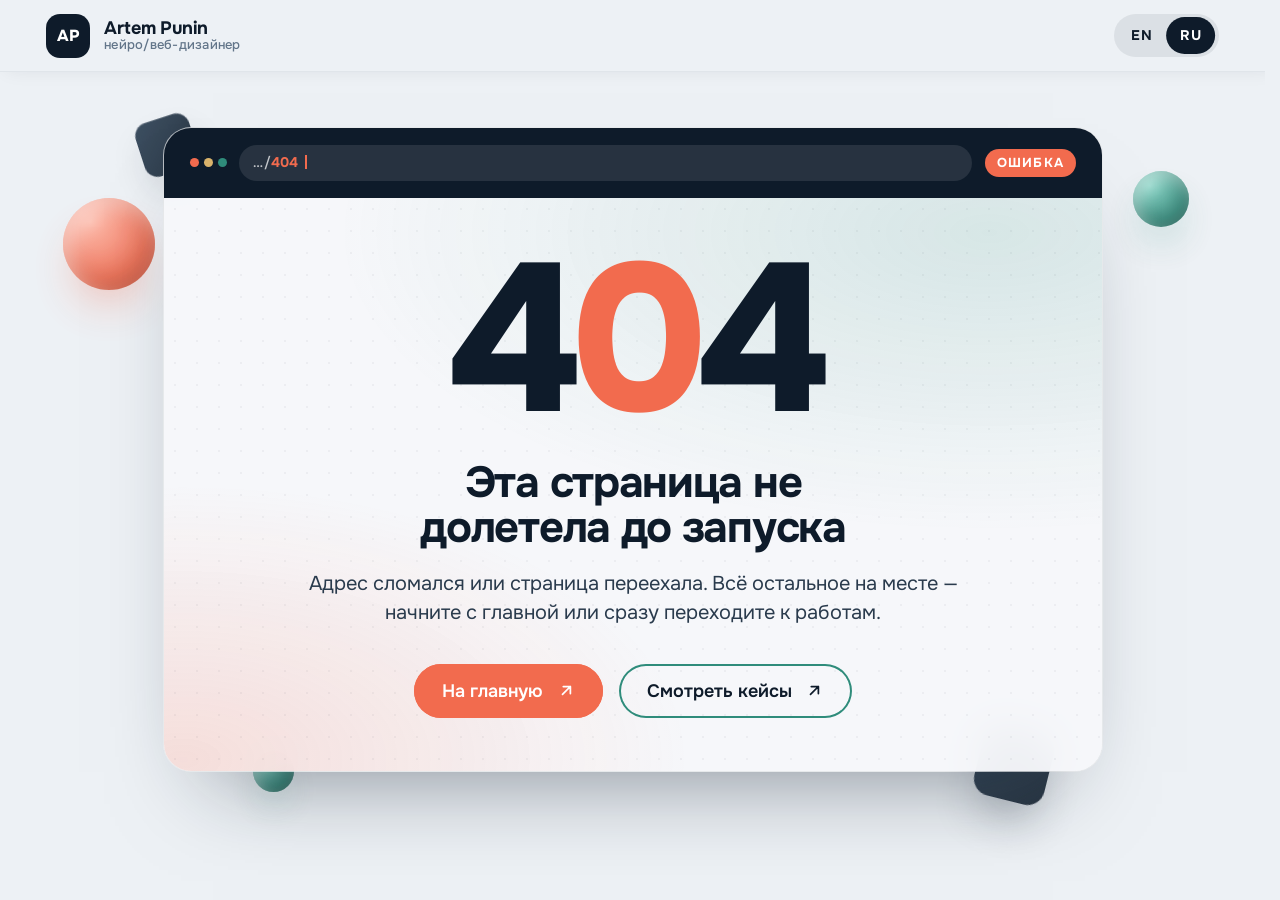
<file: 404-ru.html>
<!DOCTYPE html>
<html lang="ru">
<head>
  <meta charset="UTF-8">
  <meta name="viewport" content="width=device-width, initial-scale=1">
  <title>Страница не найдена — Artem Punin</title>
  <meta name="description" content="404 — такой страницы нет или она переехала. Вернитесь на главную или сразу переходите к работам.">
  <meta name="theme-color" content="#edf1f5">
  <meta name="robots" content="noindex, follow">

  <link rel="preconnect" href="https://fonts.googleapis.com">
  <link rel="preconnect" href="https://fonts.gstatic.com" crossorigin>
  <link href="https://fonts.googleapis.com/css2?family=Onest:wght@300..900&display=swap" rel="stylesheet">

  <!-- пути от корня: Vercel отдаёт эту страницу на любом несуществующем адресе -->
  <link rel="icon" href="/icon.svg" type="image/svg+xml">

  <link rel="stylesheet" href="/css/style.css">
</head>
<body>

<div class="site" data-page-lang="ru" data-page-title="Страница не найдена — Artem Punin">

  <header class="hdr">
    <a class="logo" href="/index-ru.html">
      <span class="logo__mark" aria-hidden="true">AP</span>
      <span>Artem Punin
        <small>нейро/веб-дизайнер</small>
      </span>
    </a>
    <div class="lang" role="group" aria-label="Язык">
      <a href="/404.html" data-lang="en" aria-current="false">EN</a>
      <a href="/404-ru.html" data-lang="ru" aria-current="true">RU</a>
    </div>
  </header>

  <main>

    <section class="hero hero--404">
      <div class="hero__bg" aria-hidden="true">
        <span class="orb orb--1" data-parallax="0.09" data-reveal style="--d:160"></span>
        <span class="orb orb--2" data-parallax="0.12" data-reveal style="--d:260"></span>
        <span class="orb orb--3" data-parallax="-0.08" data-reveal style="--d:340"></span>
        <span class="tile tile--1" data-parallax="-0.06" data-reveal style="--d:300"></span>
        <span class="tile tile--2" data-parallax="0.07" data-reveal style="--d:210"></span>
      </div>

      <div class="nf">
        <div class="nf__win" data-tilt data-reveal>
          <div class="nf__bar" aria-hidden="true">
            <span class="nf__dots"><i></i><i></i><i></i></span>
            <span class="nf__url">…/<em>404</em></span>
            <span class="nf__code">Ошибка</span>
          </div>

          <div class="nf__screen">
            <span class="nf__num" aria-hidden="true">4<em>0</em>4</span>

            <h1 class="nf__title" data-reveal="words">Эта страница не долетела до запуска</h1>

            <p class="lead nf__lead" data-reveal style="--d:120">
              Адрес сломался или страница переехала. Всё остальное на месте — начните с главной или сразу переходите к работам.
            </p>

            <div class="nf__actions" data-reveal style="--d:200">
              <a class="btn btn--primary" href="/index-ru.html" data-magnetic>
                <span>На главную</span>
                <svg viewBox="0 0 24 24" fill="none" stroke="currentColor" stroke-width="2.2" stroke-linecap="round" stroke-linejoin="round" aria-hidden="true"><path d="M7 17 17 7M8 7h9v9"/></svg>
              </a>
              <a class="btn btn--ghost" href="/index-ru.html#cases" data-magnetic>
                <span>Смотреть кейсы</span>
                <svg viewBox="0 0 24 24" fill="none" stroke="currentColor" stroke-width="2.2" stroke-linecap="round" stroke-linejoin="round" aria-hidden="true"><path d="M7 17 17 7M8 7h9v9"/></svg>
              </a>
            </div>
          </div>
        </div>
      </div>
    </section>

  </main>

</div>

<script src="/js/main.js" defer></script>
</body>
</html>
</file>
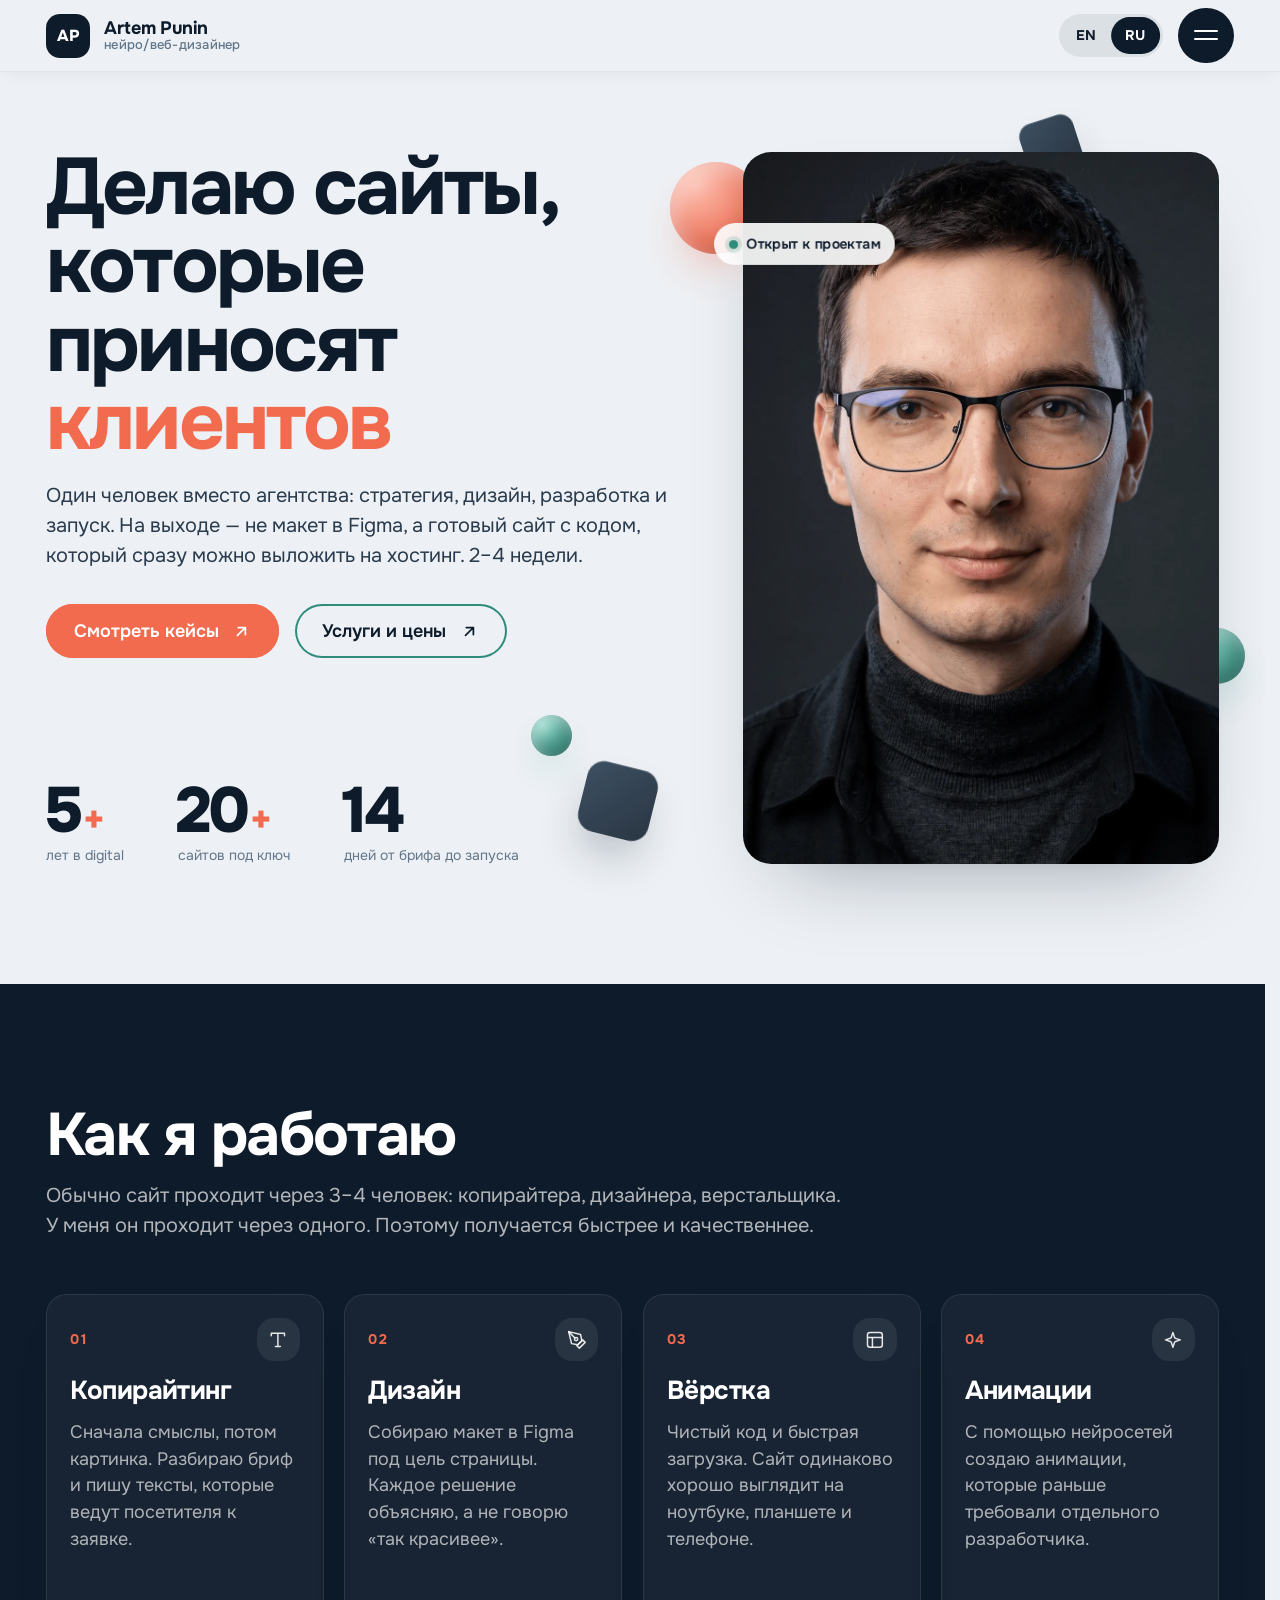
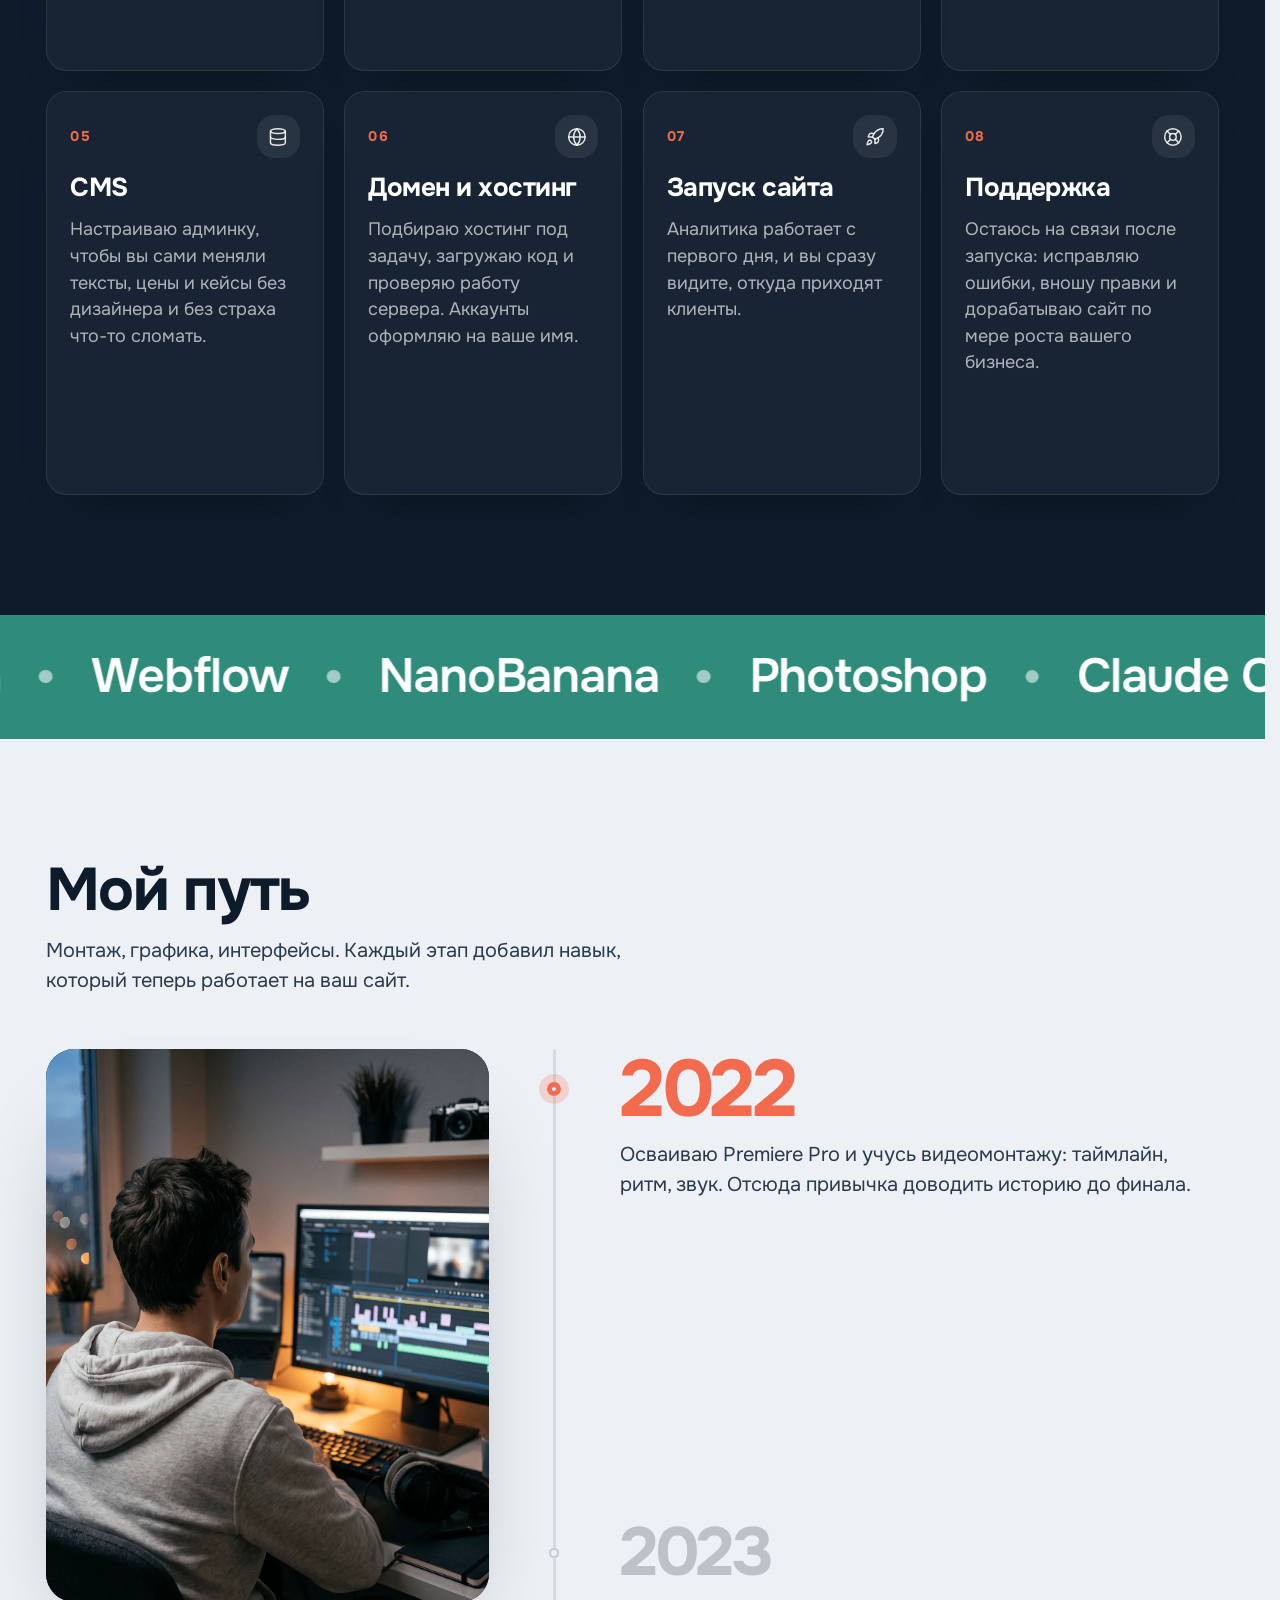
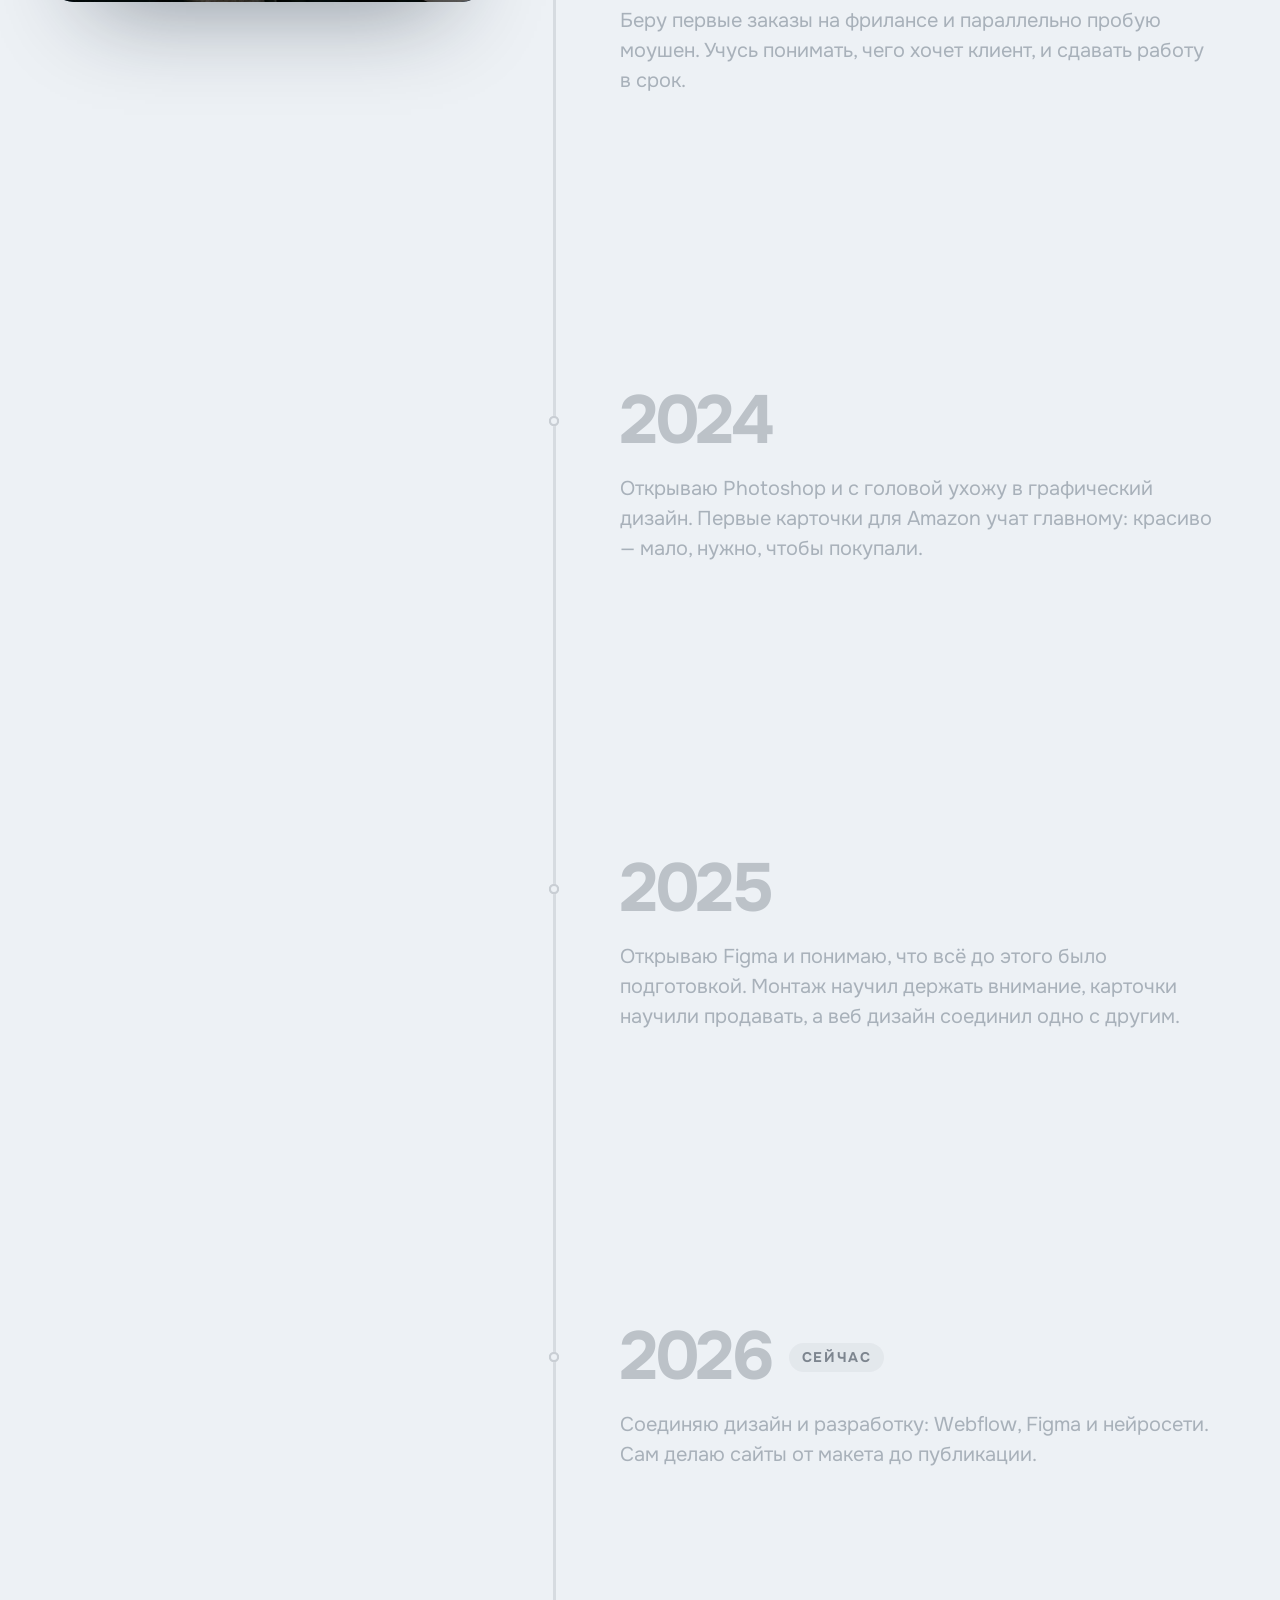
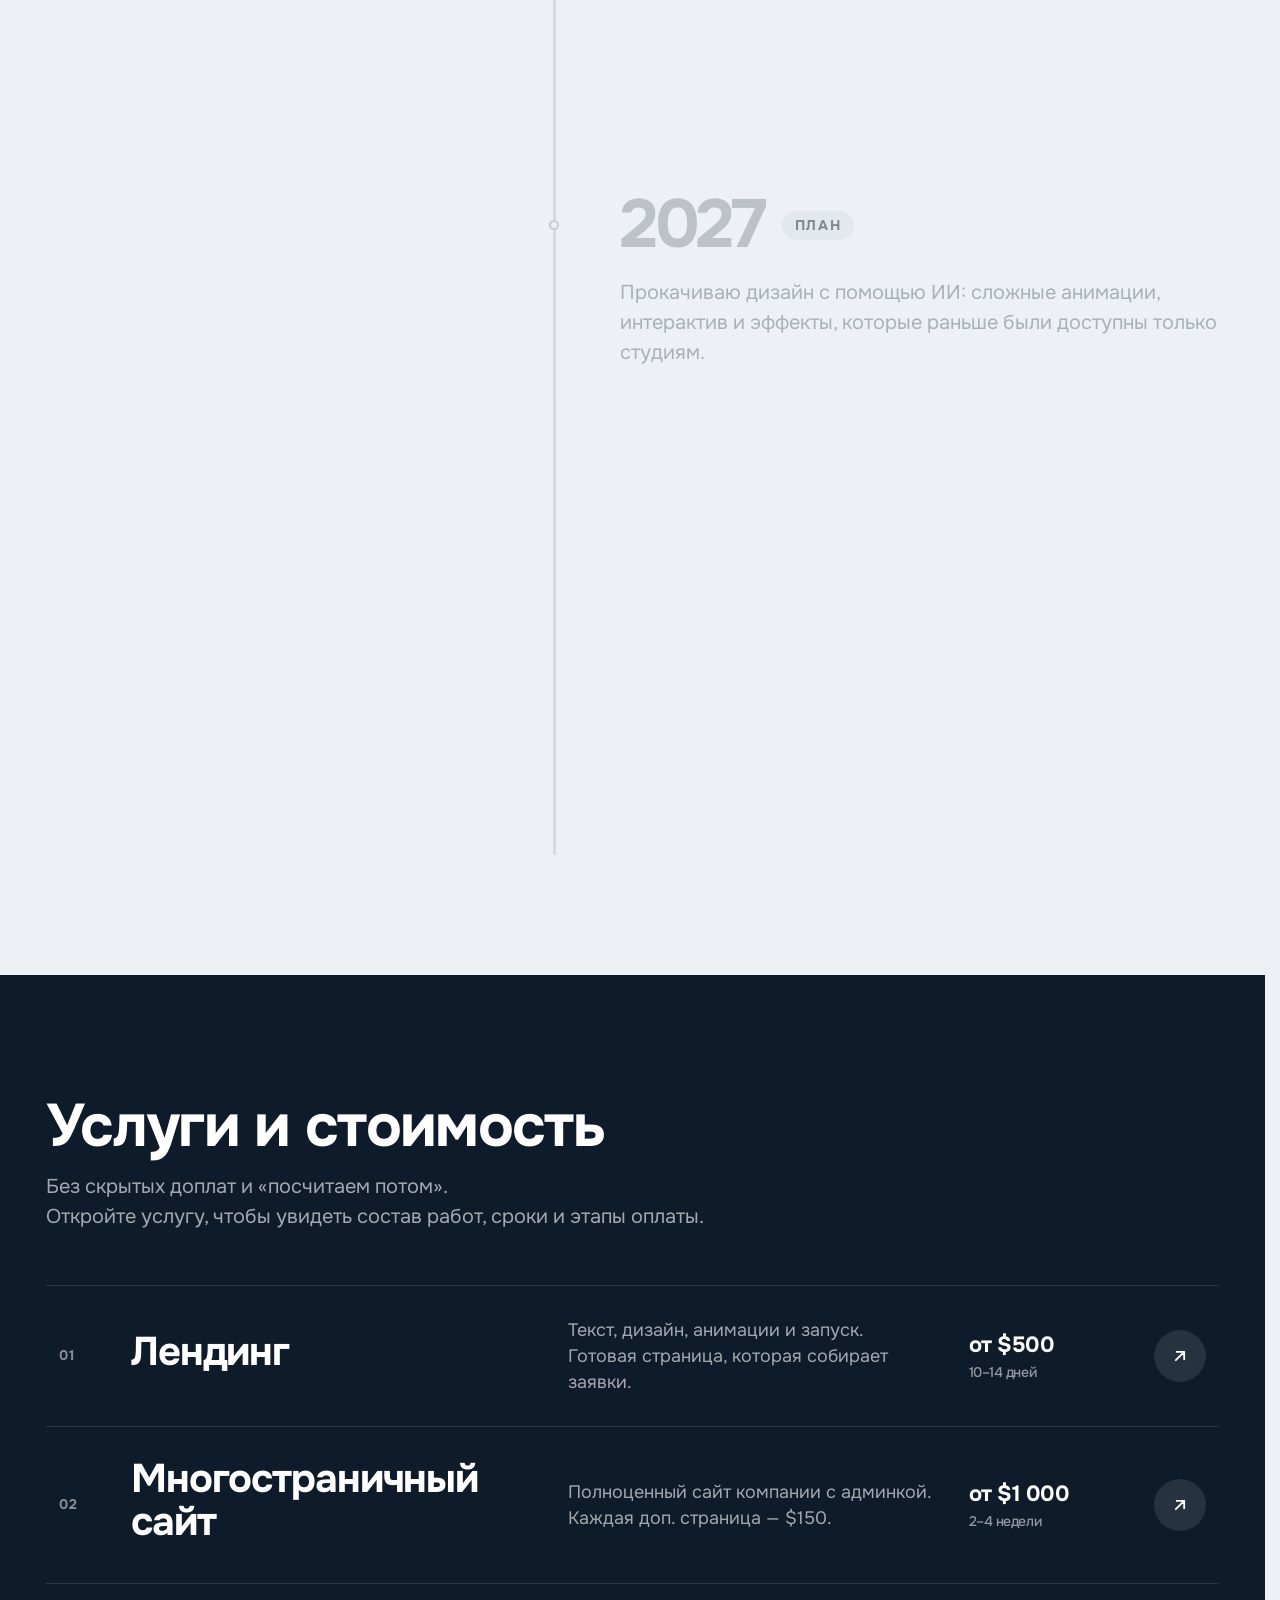
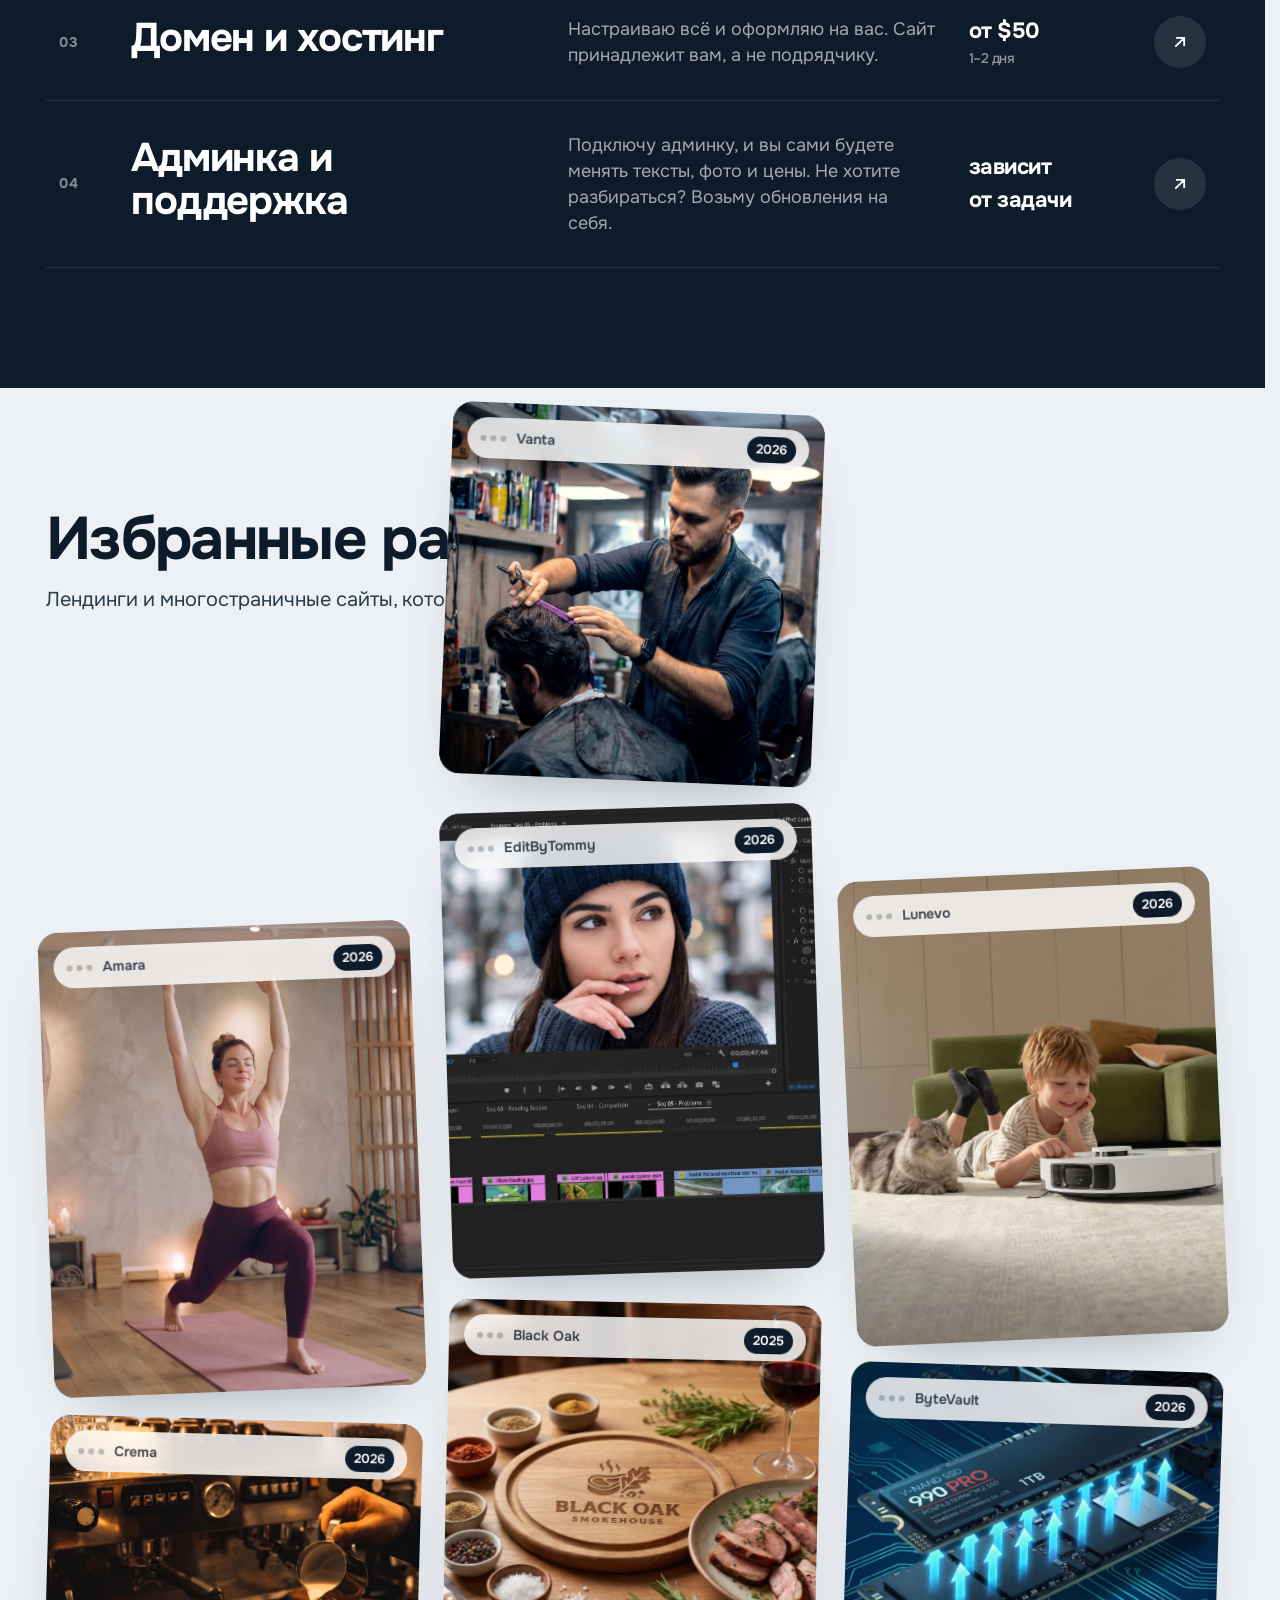
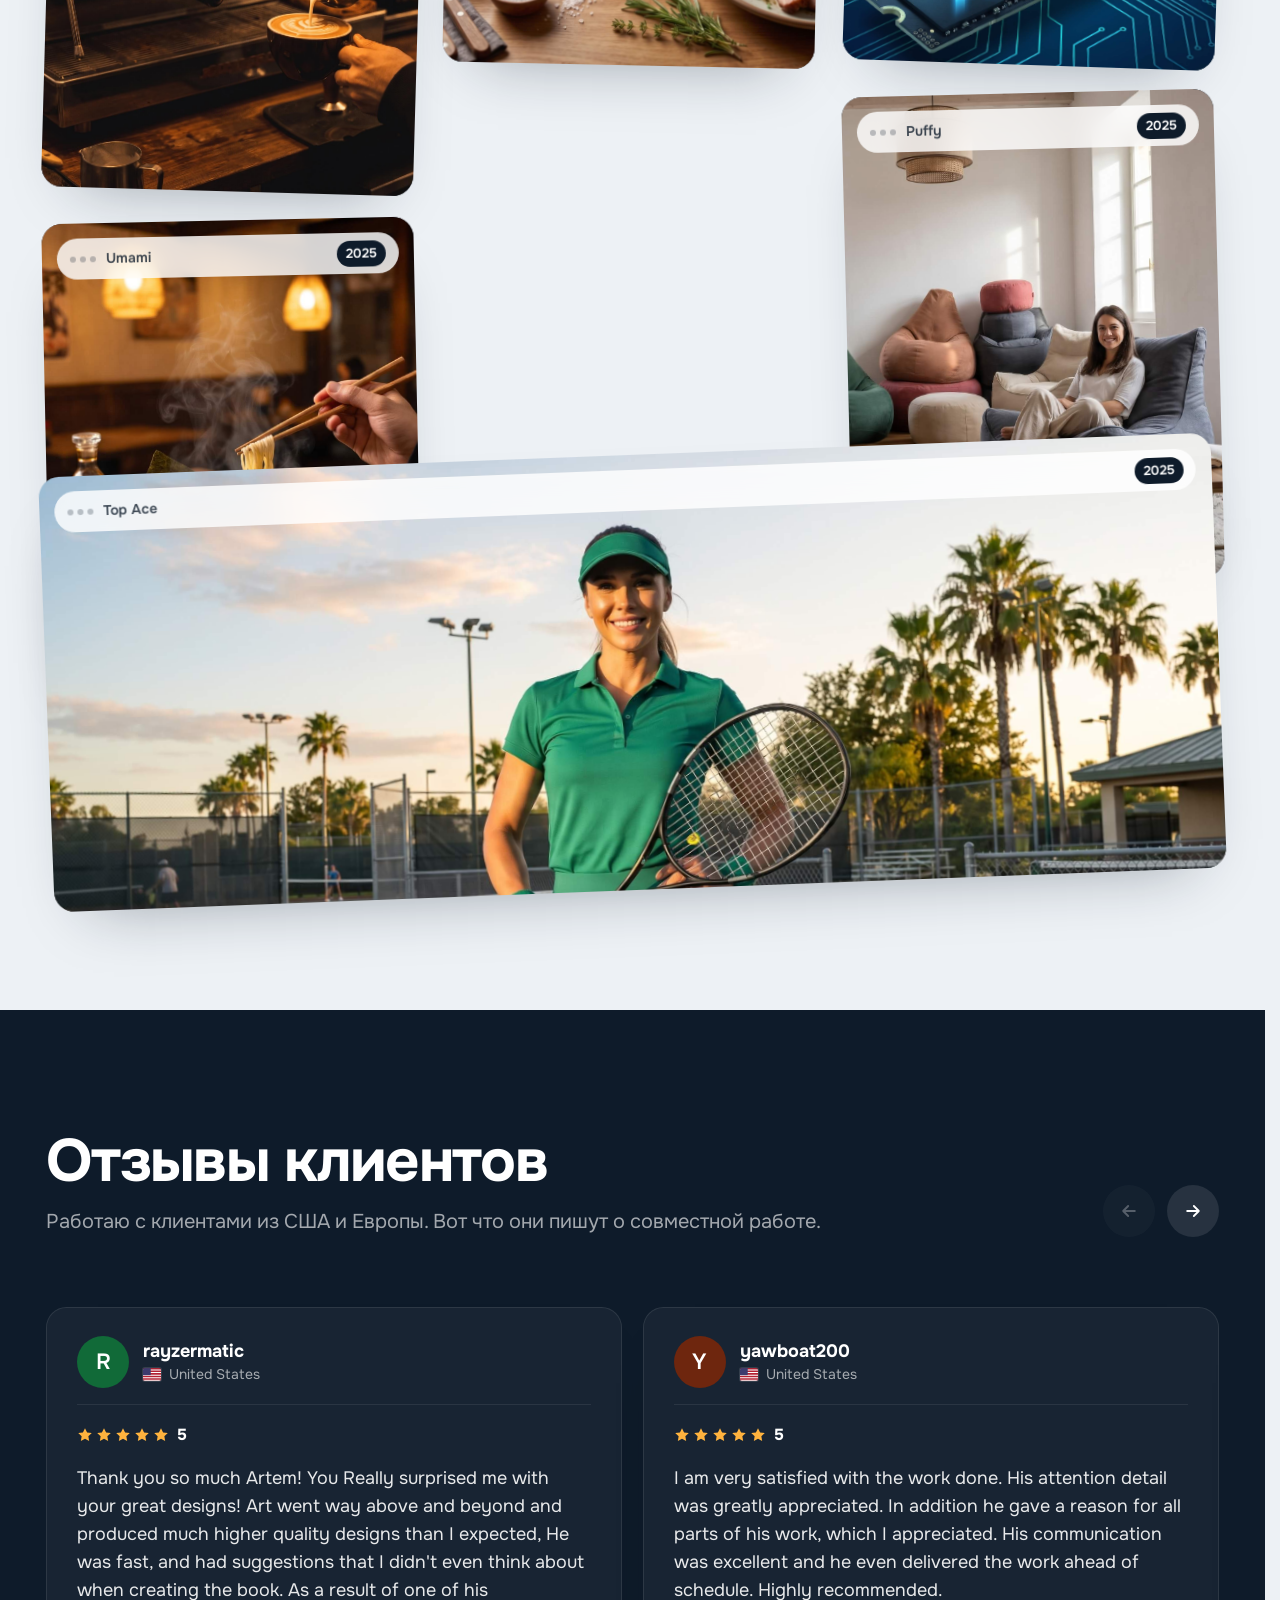
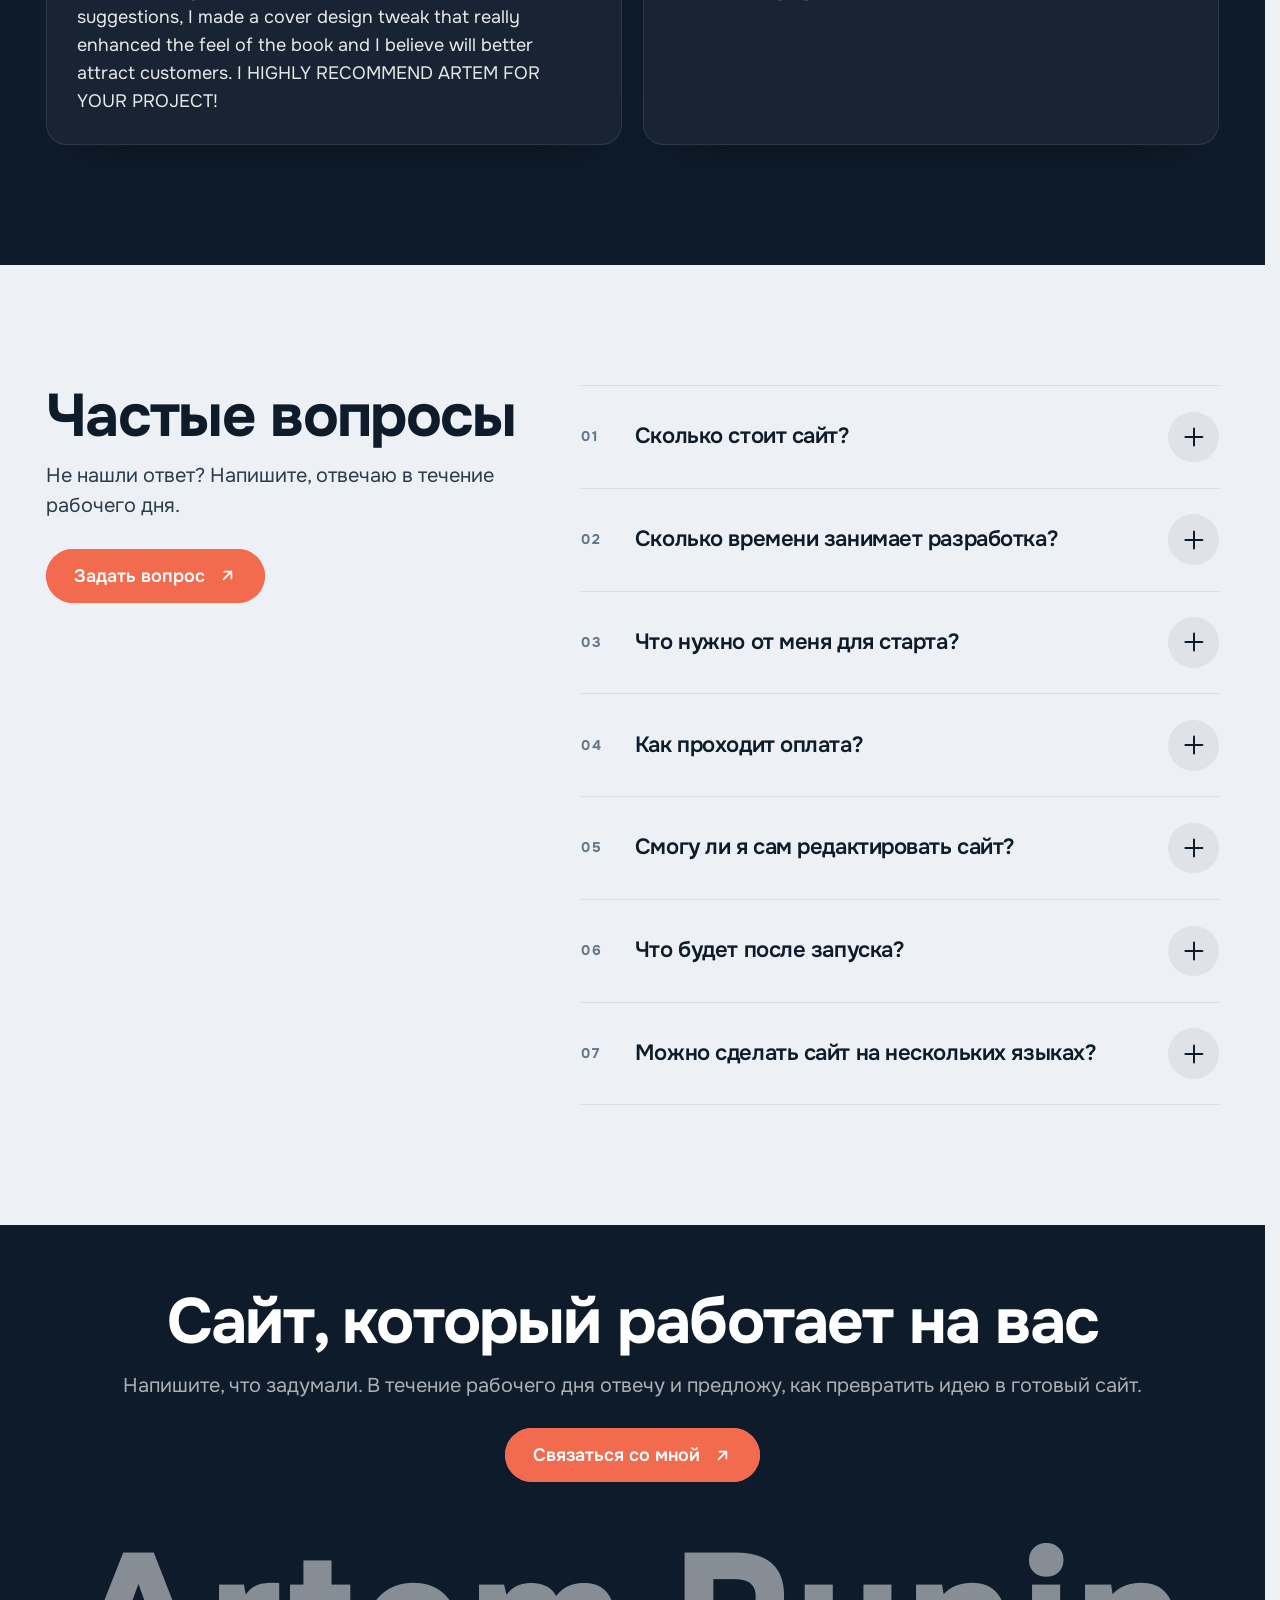
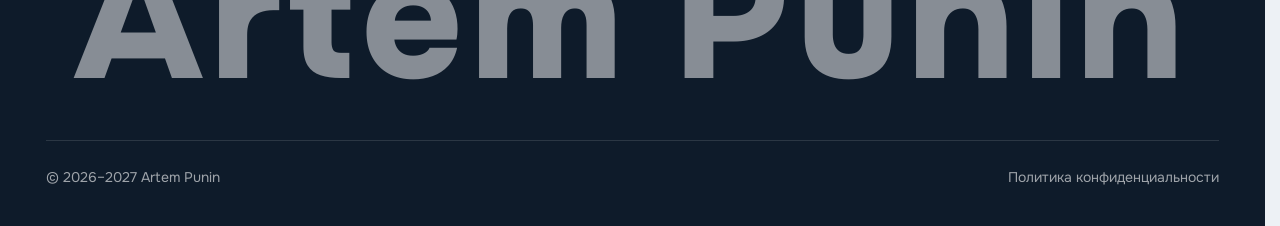
<file: index-ru.html>
<!DOCTYPE html>
<html lang="ru">
<head>
  <meta charset="UTF-8">
  <meta name="viewport" content="width=device-width, initial-scale=1">
  <title>Artem Punin — веб-дизайнер и no-code разработчик</title>
  <meta name="description" content="Сайты, которые приносят клиентов. Проектирую, собираю и запускаю сайты для малого бизнеса, а после запуска поддерживаю.">
  <meta name="theme-color" content="#edf1f5">

  <link rel="preconnect" href="https://fonts.googleapis.com">
  <link rel="preconnect" href="https://fonts.gstatic.com" crossorigin>
  <link href="https://fonts.googleapis.com/css2?family=Onest:wght@300..900&display=swap" rel="stylesheet">

  <!-- адрес страницы -->
  <link rel="canonical" href="https://artempunin.vercel.app/index-ru.html">
  <link rel="alternate" hreflang="en" href="https://artempunin.vercel.app/">
  <link rel="alternate" hreflang="ru" href="https://artempunin.vercel.app/index-ru.html">
  <link rel="alternate" hreflang="x-default" href="https://artempunin.vercel.app/">

  <!-- превью ссылки в мессенджерах и соцсетях -->
  <meta property="og:type" content="website">
  <meta property="og:site_name" content="Artem Punin">
  <meta property="og:title" content="Artem Punin — веб-дизайнер и no-code разработчик">
  <meta property="og:description" content="Сайты, которые приносят клиентов: дизайн, сборка, запуск и поддержка.">
  <meta property="og:url" content="https://artempunin.vercel.app/index-ru.html">
  <meta property="og:image" content="https://artempunin.vercel.app/img/Seo_ru.jpg">
  <meta property="og:image:width" content="1200">
  <meta property="og:image:height" content="630">
  <meta property="og:image:alt" content="Artem Punin — веб-дизайнер и no-code разработчик">
  <meta property="og:locale" content="ru_RU">
  <meta property="og:locale:alternate" content="en_US">
  <meta name="twitter:card" content="summary_large_image">
  <meta name="twitter:title" content="Artem Punin — веб-дизайнер и no-code разработчик">
  <meta name="twitter:description" content="Сайты, которые приносят клиентов: дизайн, сборка, запуск и поддержка.">
  <meta name="twitter:image" content="https://artempunin.vercel.app/img/Seo_ru.jpg">

  <!-- иконки: favicon векторный; манифест и apple-touch подключает main.js на http(s) -->
  <link rel="icon" href="icon.svg" type="image/svg+xml">

  <script type="application/ld+json">
  {
    "@context": "https://schema.org",
    "@graph": [
      {
        "@type": "Person",
        "@id": "https://artempunin.vercel.app/#person",
        "name": "Artem Punin",
        "url": "https://artempunin.vercel.app/",
        "jobTitle": "Веб-дизайнер и no-code разработчик"
      },
      {
        "@type": "WebSite",
        "@id": "https://artempunin.vercel.app/#website",
        "url": "https://artempunin.vercel.app/",
        "name": "Artem Punin",
        "inLanguage": ["en", "ru"],
        "publisher": { "@id": "https://artempunin.vercel.app/#person" }
      },
      {
        "@type": "WebPage",
        "@id": "https://artempunin.vercel.app/index-ru.html#webpage",
        "url": "https://artempunin.vercel.app/index-ru.html",
        "name": "Artem Punin — веб-дизайнер и no-code разработчик",
        "inLanguage": "ru",
        "isPartOf": { "@id": "https://artempunin.vercel.app/#website" },
        "about": { "@id": "https://artempunin.vercel.app/#person" }
      }
    ]
  }
  </script>
  <link rel="stylesheet" href="css/style.css">
</head>
<body>

<div class="site" id="top" data-page-lang="ru" data-page-title="Artem Punin — веб-дизайнер и no-code разработчик">

  <header class="hdr">
    <a class="logo" href="#top">
      <span class="logo__mark" aria-hidden="true">AP</span>
      <span>Artem Punin
        <small>нейро/веб-дизайнер</small>
      </span>
    </a>

    <div class="lang" role="group" aria-label="Язык">
      <a href="index.html" data-lang="en" aria-current="false">EN</a>
      <a href="index-ru.html" data-lang="ru" aria-current="true">RU</a>
    </div>

    <button class="burger" type="button" aria-expanded="false" aria-controls="menu" aria-label="Открыть меню">
      <span></span><span></span>
    </button>
  </header>

  <nav class="menu" id="menu" aria-hidden="true" inert>
    <ul class="menu__list">
      <li><a href="#cycle">Процесс</a></li>
      <li><a href="#path">Мой путь</a></li>
      <li><a href="#services">Услуги</a></li>
      <li><a href="#cases">Кейсы</a></li>
      <li><a href="#faq">Вопросы</a></li>
      <li><a href="#contact">Контакты</a></li>
    </ul>

    <div class="menu__aside">
      <a class="btn btn--primary menu__button" href="#" data-stub aria-disabled="true" data-magnetic>
        <span>Связаться со мной</span>
        <svg viewBox="0 0 24 24" fill="none" stroke="currentColor" stroke-width="2.2" stroke-linecap="round" stroke-linejoin="round" aria-hidden="true"><path d="M7 17 17 7M8 7h9v9"/></svg>
      </a>
    </div>
  </nav>

  <main>

    <section class="hero">
      <div class="hero__bg" aria-hidden="true">
        <span class="orb orb--1" data-parallax="0.08" data-reveal style="--d:160"></span>
        <span class="orb orb--2" data-parallax="0.11" data-reveal style="--d:240"></span>
        <span class="orb orb--3" data-parallax="-0.07" data-reveal style="--d:320"></span>
        <span class="tile tile--1" data-parallax="-0.05" data-reveal style="--d:280"></span>
        <span class="tile tile--2" data-parallax="0.06" data-reveal style="--d:200"></span>
      </div>

      <div class="hero__inner">
        <div class="hero__copy">
          <div class="hero__main">
            <h1 class="hero__title" data-reveal="words" data-fit="которые приносят">
              <span class="hero__line">Делаю сайты,</span>
              <span class="hero__line">которые приносят</span>
              <span class="hero__line"><em>клиентов</em></span>
            </h1>

            <p class="hero__lead lead" data-reveal style="--d:140">
              Один человек вместо агентства: стратегия, дизайн, разработка и запуск. На выходе — не макет в Figma, а готовый сайт с кодом, который сразу можно выложить на хостинг. 2–4 недели.
            </p>

            <div class="hero__actions" data-reveal style="--d:220">
              <a class="btn btn--primary" href="#cases" data-magnetic>
                <span>Смотреть кейсы</span>
                <svg viewBox="0 0 24 24" fill="none" stroke="currentColor" stroke-width="2.2" stroke-linecap="round" stroke-linejoin="round" aria-hidden="true"><path d="M7 17 17 7M8 7h9v9"/></svg>
              </a>
              <a class="btn btn--ghost" href="#services" data-magnetic>
                <span>Услуги и цены</span>
                <svg viewBox="0 0 24 24" fill="none" stroke="currentColor" stroke-width="2.2" stroke-linecap="round" stroke-linejoin="round" aria-hidden="true"><path d="M7 17 17 7M8 7h9v9"/></svg>
              </a>
            </div>
          </div>

          <ul class="hero__stats" data-reveal style="--d:300">
            <li>
              <b data-count="5"><span class="num">0</span><span class="plus">+</span></b>
              <span>лет в digital</span>
            </li>
            <li>
              <b data-count="20"><span class="num">0</span><span class="plus">+</span></b>
              <span>сайтов под ключ</span>
            </li>
            <li>
              <b data-count="14"><span class="num">0</span></b>
              <span>дней от брифа до запуска</span>
            </li>
          </ul>
        </div>

        <div class="hero__media" data-tilt data-reveal style="--d:180">
          <figure class="hero__frame">
            <img src="img/hero-portrait.webp" width="1289" height="1600" fetchpriority="high" alt="Артём Пунин — портрет">
          </figure>
          <div class="chip chip--a"><i></i><span>Открыт к проектам</span></div>
        </div>
      </div>
    </section>

    <section class="cycle sec on-dark" id="cycle">
      <div class="sec-head">
        <div>
          <h2 data-reveal="words">Как я работаю</h2>
        </div>
        <p class="lead" data-reveal>
          <span class="lead__line">Обычно сайт проходит через 3–4 человек: копирайтера, дизайнера, верстальщика.</span>
          <span class="lead__line">У меня он проходит через одного. Поэтому получается быстрее и качественнее.</span>
        </p>
      </div>

      <div class="cycle__grid">
        <article class="step" data-reveal style="--d:0">
          <div class="step__top">
            <span class="step__num">01</span>
            <span class="step__icon" aria-hidden="true"><svg viewBox="0 0 24 24" fill="none" stroke="currentColor" stroke-width="1.8" stroke-linecap="round" stroke-linejoin="round"><path d="M4 7V4h16v3M9 20h6M12 4v16"/></svg></span>
          </div>
          <h3 class="step__title">Копирайтинг</h3>
          <p class="step__text">Сначала смыслы, потом картинка. Разбираю бриф и пишу тексты, которые ведут посетителя к заявке.</p>
          <div class="step__detail">
            <span>Срок: 2–3 дня</span>
            <span>На выходе: текст в структуре страницы</span>
          </div>
        </article>

        <article class="step" data-reveal style="--d:70">
          <div class="step__top">
            <span class="step__num">02</span>
            <span class="step__icon" aria-hidden="true"><svg viewBox="0 0 24 24" fill="none" stroke="currentColor" stroke-width="1.8" stroke-linecap="round" stroke-linejoin="round"><path d="m12 19 7-7 3 3-7 7-3-3z"/><path d="m18 13-1.5-7.5L2 2l3.5 14.5L13 18l5-5z"/><path d="m2 2 7.586 7.586"/><circle cx="11" cy="11" r="2"/></svg></span>
          </div>
          <h3 class="step__title">Дизайн</h3>
          <p class="step__text">Собираю макет в Figma под цель страницы. Каждое решение объясняю, а не говорю «так красивее».</p>
          <div class="step__detail">
            <span>Срок: 3–5 дней</span>
            <span>На выходе: прототип</span>
          </div>
        </article>

        <article class="step" data-reveal style="--d:140">
          <div class="step__top">
            <span class="step__num">03</span>
            <span class="step__icon" aria-hidden="true"><svg viewBox="0 0 24 24" fill="none" stroke="currentColor" stroke-width="1.8" stroke-linecap="round" stroke-linejoin="round"><rect x="3" y="3" width="18" height="18" rx="3"/><path d="M3 9h18M9 21V9"/></svg></span>
          </div>
          <h3 class="step__title">Вёрстка</h3>
          <p class="step__text">Чистый код и быстрая загрузка. Сайт одинаково хорошо выглядит на ноутбуке, планшете и телефоне.</p>
          <div class="step__detail">
            <span>Срок: 3–6 дней</span>
            <span>На выходе: адаптивная страница</span>
          </div>
        </article>

        <article class="step" data-reveal style="--d:210">
          <div class="step__top">
            <span class="step__num">04</span>
            <span class="step__icon" aria-hidden="true"><svg viewBox="0 0 24 24" fill="none" stroke="currentColor" stroke-width="1.8" stroke-linecap="round" stroke-linejoin="round"><path d="m12 3-1.9 5.8a2 2 0 0 1-1.3 1.3L3 12l5.8 1.9a2 2 0 0 1 1.3 1.3L12 21l1.9-5.8a2 2 0 0 1 1.3-1.3L21 12l-5.8-1.9a2 2 0 0 1-1.3-1.3Z"/></svg></span>
          </div>
          <h3 class="step__title">Анимации</h3>
          <p class="step__text">С помощью нейросетей создаю анимации, которые раньше требовали отдельного разработчика.</p>
          <div class="step__detail">
            <span>Срок: 1–4 дня</span>
            <span>На выходе: плавная анимация</span>
          </div>
        </article>

        <article class="step" data-reveal style="--d:0">
          <div class="step__top">
            <span class="step__num">05</span>
            <span class="step__icon" aria-hidden="true"><svg viewBox="0 0 24 24" fill="none" stroke="currentColor" stroke-width="1.8" stroke-linecap="round" stroke-linejoin="round"><ellipse cx="12" cy="5" rx="9" ry="3"/><path d="M21 12c0 1.66-4 3-9 3s-9-1.34-9-3"/><path d="M3 5v14c0 1.66 4 3 9 3s9-1.34 9-3V5"/></svg></span>
          </div>
          <h3 class="step__title">CMS</h3>
          <p class="step__text">Настраиваю админку, чтобы вы сами меняли тексты, цены и кейсы без дизайнера и без страха что-то сломать.</p>
          <div class="step__detail">
            <span>Срок: 1–2 дня</span>
            <span>На выходе: админка + инструкция</span>
          </div>
        </article>

        <article class="step" data-reveal style="--d:70">
          <div class="step__top">
            <span class="step__num">06</span>
            <span class="step__icon" aria-hidden="true"><svg viewBox="0 0 24 24" fill="none" stroke="currentColor" stroke-width="1.8" stroke-linecap="round" stroke-linejoin="round"><circle cx="12" cy="12" r="10"/><path d="M2 12h20M12 2a15.3 15.3 0 0 1 4 10 15.3 15.3 0 0 1-4 10 15.3 15.3 0 0 1-4-10 15.3 15.3 0 0 1 4-10z"/></svg></span>
          </div>
          <h3 class="step__title">Домен и хостинг</h3>
          <p class="step__text">Подбираю хостинг под задачу, загружаю код и проверяю работу сервера. Аккаунты оформляю на ваше имя.</p>
          <div class="step__detail">
            <span>Срок: 1 день</span>
            <span>На выходе: сайт на вашем домене</span>
          </div>
        </article>

        <article class="step" data-reveal style="--d:140">
          <div class="step__top">
            <span class="step__num">07</span>
            <span class="step__icon" aria-hidden="true"><svg viewBox="0 0 24 24" fill="none" stroke="currentColor" stroke-width="1.8" stroke-linecap="round" stroke-linejoin="round"><path d="M4.5 16.5c-1.5 1.26-2 5-2 5s3.74-.5 5-2c.71-.84.7-2.13-.09-2.91a2.18 2.18 0 0 0-2.91-.09z"/><path d="m12 15-3-3a22 22 0 0 1 2-3.95A12.88 12.88 0 0 1 22 2c0 2.72-.78 7.5-6 11a22.35 22.35 0 0 1-4 2z"/><path d="M9 12H4s.55-3.03 2-4c1.62-1.08 5 0 5 0M12 15v5s3.03-.55 4-2c1.08-1.62 0-5 0-5"/></svg></span>
          </div>
          <h3 class="step__title">Запуск сайта</h3>
          <p class="step__text">Аналитика работает с первого дня, и вы сразу видите, откуда приходят клиенты.</p>
          <div class="step__detail">
            <span>Срок: 1 день</span>
            <span>На выходе: отчёт PageSpeed 90+</span>
          </div>
        </article>

        <article class="step" data-reveal style="--d:210">
          <div class="step__top">
            <span class="step__num">08</span>
            <span class="step__icon" aria-hidden="true"><svg viewBox="0 0 24 24" fill="none" stroke="currentColor" stroke-width="1.8" stroke-linecap="round" stroke-linejoin="round"><circle cx="12" cy="12" r="10"/><circle cx="12" cy="12" r="4"/><path d="m4.93 4.93 4.24 4.24M14.83 9.17l4.24-4.24M14.83 14.83l4.24 4.24M9.17 14.83l-4.24 4.24"/></svg></span>
          </div>
          <h3 class="step__title">Поддержка</h3>
          <p class="step__text">Остаюсь на связи после запуска: исправляю ошибки, вношу правки и дорабатываю сайт по мере роста вашего бизнеса.</p>
          <div class="step__detail">
            <span>Срок: от 1 месяца</span>
            <span>На выходе: сайт, который растёт</span>
          </div>
        </article>
      </div>
    </section>

    <div class="marquee" aria-label="Инструменты">
      <div class="marquee__track">
        <ul class="marquee__set">
          <li class="marquee__item">Figma</li>
          <li class="marquee__item">Webflow</li>
          <li class="marquee__item">NanoBanana</li>
          <li class="marquee__item">Photoshop</li>
          <li class="marquee__item">Claude Code</li>
          <li class="marquee__item">HTML</li>
          <li class="marquee__item">CSS</li>
          <li class="marquee__item">Kling AI</li>
        </ul>
      </div>
    </div>

    <section class="path sec" id="path">
      <div class="sec-head">
        <div>
          <h2 data-reveal="words">Мой путь</h2>
        </div>
        <p class="lead path__intro" data-reveal>
          <span class="lead__line">Монтаж, графика, интерфейсы. Каждый этап добавил навык,</span>
          <span class="lead__line">который теперь работает на ваш сайт.</span>
        </p>
      </div>

      <div class="path__wrap">
        <div class="path__card">
        <figure class="path__media">
          <img src="img/path-2022.webp" width="1289" height="1600" data-photo="2022" alt="2022 — учусь видеомонтажу">
          <img src="img/path-2023.webp" width="1289" height="1600" data-photo="2023" alt="2023 — первые заказы на фрилансе" loading="lazy">
          <img src="img/path-2024.webp" width="1289" height="1600" data-photo="2024" alt="2024 — графический дизайн и карточки товаров" loading="lazy">
          <img src="img/path-2025.webp" width="1289" height="1600" data-photo="2025" alt="2025 — веб и интерфейсы" loading="lazy">
          <img src="img/path-2026.webp" width="1289" height="1600" data-photo="2026" alt="2026 — дизайн и разработка: Webflow, Figma и нейросети" loading="lazy">
          <img src="img/path-2027.webp" width="1289" height="1600" data-photo="2027" alt="2027 — прокачиваю дизайн с помощью ИИ" loading="lazy">
        </figure>

        <div class="path__line" aria-hidden="true"><span class="path__fill"></span><i class="path__dot" style="--k:0"></i><i class="path__dot" style="--k:0.2"></i><i class="path__dot" style="--k:0.4"></i><i class="path__dot" style="--k:0.6"></i><i class="path__dot" style="--k:0.8"></i><i class="path__dot" style="--k:1"></i></div>

        <ol class="path__list">
          <li class="path__item" data-year="2022">
            <span class="path__year">2022</span>
            <p class="path__text">Осваиваю Premiere Pro и учусь видеомонтажу: таймлайн, ритм, звук. Отсюда привычка доводить историю до финала.</p>
          </li>
          <li class="path__item" data-year="2023">
            <span class="path__year">2023</span>
            <p class="path__text">Беру первые заказы на фрилансе и параллельно пробую моушен. Учусь понимать, чего хочет клиент, и сдавать работу в срок.</p>
          </li>
          <li class="path__item" data-year="2024">
            <span class="path__year">2024</span>
            <p class="path__text">Открываю Photoshop и с головой ухожу в графический дизайн. Первые карточки для Amazon учат главному: красиво — мало, нужно, чтобы покупали.</p>
          </li>
          <li class="path__item" data-year="2025">
            <span class="path__year">2025</span>
            <p class="path__text">Открываю Figma и понимаю, что всё до этого было подготовкой. Монтаж научил держать внимание, карточки научили продавать, а веб дизайн соединил одно с другим.</p>
          </li>
          <li class="path__item" data-year="2026" data-state="now">
            <span class="path__year">2026 <span class="path__tag">Сейчас</span></span>
            <p class="path__text">Соединяю дизайн и разработку: Webflow, Figma и нейросети. Сам делаю сайты от макета до публикации.</p>
          </li>
          <li class="path__item" data-year="2027" data-state="next">
            <span class="path__year">2027 <span class="path__tag">План</span></span>
            <p class="path__text">Прокачиваю дизайн с помощью ИИ: сложные анимации, интерактив и эффекты, которые раньше были доступны только студиям.</p>
          </li>
        </ol>
        </div>
      </div>
    </section>

    <section class="services sec on-dark" id="services">
      <div class="sec-head">
        <div>
          <h2 data-reveal="words">Услуги и стоимость</h2>
        </div>
        <p class="lead" data-reveal>
          <span class="lead__line">Без скрытых доплат и «посчитаем потом».</span>
          <span class="lead__line">Откройте услугу, чтобы увидеть состав работ, сроки и этапы оплаты.</span>
        </p>
      </div>

      <ul class="srv-list" data-reveal>
        <li>
          <a class="srv" href="services/landing-ru.html">
            <span class="srv__idx">01</span>
            <span class="srv__title">Лендинг</span>
            <span class="srv__desc">Текст, дизайн, анимации и запуск. Готовая страница, которая собирает заявки.</span>
            <span class="srv__price">
              <span>от $500</span>
              <small>10–14 дней</small>
            </span>
            <span class="srv__arrow" aria-hidden="true"><svg viewBox="0 0 24 24" fill="none" stroke="currentColor" stroke-width="2.2" stroke-linecap="round" stroke-linejoin="round"><path d="M7 17 17 7M8 7h9v9"/></svg></span>
          </a>
        </li>
        <li>
          <a class="srv" href="services/multipage-ru.html">
            <span class="srv__idx">02</span>
            <span class="srv__title">Многостраничный сайт</span>
            <span class="srv__desc">Полноценный сайт компании с админкой. Каждая доп. страница — $150.</span>
            <span class="srv__price">
              <span>от $1 000</span>
              <small>2–4 недели</small>
            </span>
            <span class="srv__arrow" aria-hidden="true"><svg viewBox="0 0 24 24" fill="none" stroke="currentColor" stroke-width="2.2" stroke-linecap="round" stroke-linejoin="round"><path d="M7 17 17 7M8 7h9v9"/></svg></span>
          </a>
        </li>
        <li>
          <a class="srv" href="services/hosting-ru.html">
            <span class="srv__idx">03</span>
            <span class="srv__title">Домен и хостинг</span>
            <span class="srv__desc">Настраиваю всё и оформляю на вас. Сайт принадлежит вам, а не подрядчику.</span>
            <span class="srv__price">
              <span>от $50</span>
              <small>1–2 дня</small>
            </span>
            <span class="srv__arrow" aria-hidden="true"><svg viewBox="0 0 24 24" fill="none" stroke="currentColor" stroke-width="2.2" stroke-linecap="round" stroke-linejoin="round"><path d="M7 17 17 7M8 7h9v9"/></svg></span>
          </a>
        </li>
        <li>
          <a class="srv" href="services/support-ru.html">
            <span class="srv__idx">04</span>
            <span class="srv__title">Админка и поддержка</span>
            <span class="srv__desc">Подключу админку, и вы сами будете менять тексты, фото и цены. Не хотите разбираться? Возьму обновления на себя.</span>
            <span class="srv__price">
              <span>зависит от задачи</span>
            </span>
            <span class="srv__arrow" aria-hidden="true"><svg viewBox="0 0 24 24" fill="none" stroke="currentColor" stroke-width="2.2" stroke-linecap="round" stroke-linejoin="round"><path d="M7 17 17 7M8 7h9v9"/></svg></span>
          </a>
        </li>
      </ul>
    </section>

    <section class="cases sec" id="cases">
      <div class="sec-head">
        <div>
          <h2 data-reveal="words">Избранные работы</h2>
        </div>
        <p class="lead" data-reveal>
          Лендинги и многостраничные сайты, которые я сделал за последние два года.
        </p>
      </div>

      <div class="cases__grid">
        <div class="cases__col">
          <a class="case" href="https://amara-peach.vercel.app/" target="_blank" rel="noopener noreferrer" data-case="1" style="--case-order: 1" data-reveal>
            <img class="case__img" src="img/1_Amara.jpg" alt="Amara" loading="lazy">
            <span class="case__glare" aria-hidden="true"></span>
            <div class="case__bar" aria-hidden="true"><span class="case__dots"><i></i><i></i><i></i></span><span class="case__url">Amara</span><span class="case__year">2026</span></div>
            <div class="case__info">
              <h3 class="case__title">Йога · Лендинг</h3>
              <p class="case__desc">Сайт студии йоги: расписание, преподаватели и онлайн-запись.</p>
            </div>
          </a>

          <a class="case case--square" href="https://crema-alpha.vercel.app/" target="_blank" rel="noopener noreferrer" data-case="2" style="--case-order: 4" data-reveal>
            <img class="case__img" src="img/2_Crema.jpg" alt="Crema" loading="lazy">
            <span class="case__glare" aria-hidden="true"></span>
            <div class="case__bar" aria-hidden="true"><span class="case__dots"><i></i><i></i><i></i></span><span class="case__url">Crema</span><span class="case__year">2026</span></div>
            <div class="case__info">
              <h3 class="case__title">Кофе · Лендинг</h3>
              <p class="case__desc">Сайт кофейни: меню, обжарка и заказ навынос.</p>
            </div>
          </a>

          <a class="case" href="https://umami-ten-psi-68.vercel.app/" target="_blank" rel="noopener noreferrer" data-case="10" style="--case-order: 7" data-reveal>
            <img class="case__img" src="img/10_Umami.jpg" alt="Umami" loading="lazy">
            <span class="case__glare" aria-hidden="true"></span>
            <div class="case__bar" aria-hidden="true"><span class="case__dots"><i></i><i></i><i></i></span><span class="case__url">Umami</span><span class="case__year">2025</span></div>
            <div class="case__info">
              <h3 class="case__title">Рамен · Доставка</h3>
              <p class="case__desc">Доставка рамена и боулов: меню, корзина и заказ за пару минут.</p>
            </div>
          </a>
        </div>

        <div class="cases__col">
          <a class="case case--square" href="https://vanta-vert-beta.vercel.app/" target="_blank" rel="noopener noreferrer" data-case="4" style="--case-order: 2" data-reveal>
            <img class="case__img" src="img/4_Vanta.jpg" alt="Vanta" loading="lazy">
            <span class="case__glare" aria-hidden="true"></span>
            <div class="case__bar" aria-hidden="true"><span class="case__dots"><i></i><i></i><i></i></span><span class="case__url">Vanta</span><span class="case__year">2026</span></div>
            <div class="case__info">
              <h3 class="case__title">Барбершоп · Лендинг</h3>
              <p class="case__desc">Сайт барбершопа: услуги, мастера и запись за две минуты.</p>
            </div>
          </a>

          <a class="case" href="https://editbytommy.vercel.app/" target="_blank" rel="noopener noreferrer" data-case="7" style="--case-order: 5" data-reveal>
            <img class="case__img" src="img/7_EditByTommy.jpg" alt="EditByTommy" loading="lazy">
            <span class="case__glare" aria-hidden="true"></span>
            <div class="case__bar" aria-hidden="true"><span class="case__dots"><i></i><i></i><i></i></span><span class="case__url">EditByTommy</span><span class="case__year">2026</span></div>
            <div class="case__info">
              <h3 class="case__title">Монтаж · Обучение</h3>
              <p class="case__desc">Курс по монтажу в Premiere Pro: уроки, практика и разбор работ.</p>
            </div>
          </a>

          <a class="case case--wide" href="https://black-oak-sigma.vercel.app/" target="_blank" rel="noopener noreferrer" data-case="5" style="--case-order: 8" data-reveal>
            <img class="case__img" src="img/5_Black Oak.jpg" alt="Black Oak" loading="lazy">
            <span class="case__glare" aria-hidden="true"></span>
            <div class="case__bar" aria-hidden="true"><span class="case__dots"><i></i><i></i><i></i></span><span class="case__url">Black Oak</span><span class="case__year">2025</span></div>
            <div class="case__info">
              <h3 class="case__title">Копчёное мясо · Лендинг</h3>
              <p class="case__desc">Сайт коптильни: мясо, наборы для гриля и доставка по городу.</p>
            </div>
          </a>
        </div>

        <div class="cases__col">
          <a class="case" href="https://lunevo.vercel.app/" target="_blank" rel="noopener noreferrer" data-case="9" style="--case-order: 3" data-reveal>
            <img class="case__img" src="img/9_Lunevo.jpg" alt="Lunevo" loading="lazy">
            <span class="case__glare" aria-hidden="true"></span>
            <div class="case__bar" aria-hidden="true"><span class="case__dots"><i></i><i></i><i></i></span><span class="case__url">Lunevo</span><span class="case__year">2026</span></div>
            <div class="case__info">
              <h3 class="case__title">Техника · Магазин</h3>
              <p class="case__desc">Магазин роботов-пылесосов: подбор по дому, доставка и гарантия.</p>
            </div>
          </a>

          <a class="case case--wide" href="https://bytevault-kappa.vercel.app/" target="_blank" rel="noopener noreferrer" data-case="6" style="--case-order: 6" data-reveal>
            <img class="case__img" src="img/6_ByteVault.jpg" alt="ByteVault" loading="lazy">
            <span class="case__glare" aria-hidden="true"></span>
            <div class="case__bar" aria-hidden="true"><span class="case__dots"><i></i><i></i><i></i></span><span class="case__url">ByteVault</span><span class="case__year">2026</span></div>
            <div class="case__info">
              <h3 class="case__title">Железо · Магазин</h3>
              <p class="case__desc">Магазин SSD для апгрейда ноутбука и ПК: подбор и доставка.</p>
            </div>
          </a>

          <a class="case case--square" href="https://puffy-sigma.vercel.app/" target="_blank" rel="noopener noreferrer" data-case="3" style="--case-order: 9" data-reveal>
            <img class="case__img" src="img/3_Puffy.jpg" alt="Puffy" loading="lazy">
            <span class="case__glare" aria-hidden="true"></span>
            <div class="case__bar" aria-hidden="true"><span class="case__dots"><i></i><i></i><i></i></span><span class="case__url">Puffy</span><span class="case__year">2025</span></div>
            <div class="case__info">
              <h3 class="case__title">Мебель · Магазин</h3>
              <p class="case__desc">Магазин пуфов: цвета, ткани и доставка по всей стране.</p>
            </div>
          </a>
        </div>

        <a class="case case--full" href="https://topace-six.vercel.app/" target="_blank" rel="noopener noreferrer" data-case="8" style="--case-order: 10" data-reveal>
          <img class="case__img" src="img/8_TopAce.jpg" alt="Top Ace" loading="lazy">
          <span class="case__glare" aria-hidden="true"></span>
          <div class="case__bar" aria-hidden="true"><span class="case__dots"><i></i><i></i><i></i></span><span class="case__url">Top Ace</span><span class="case__year">2025</span></div>
          <div class="case__info">
            <h3 class="case__title">Теннис · Обучение</h3>
            <p class="case__desc">Сайт тренера по теннису: занятия, программа и запись.</p>
          </div>
        </a>
      </div>
    </section>

    <section class="reviews sec on-dark" id="reviews">
      <div class="sec-head">
        <div>
          <h2 data-reveal="words">Отзывы клиентов</h2>
        </div>
        <p class="lead" data-reveal>
          Работаю с клиентами из США и Европы. Вот что они пишут о совместной работе.
        </p>
      </div>

      <div class="reviews__slider" data-reveal>

        <div class="reviews__grid" tabindex="0" role="region" aria-label="Отзывы клиентов">
        <article class="rev-card">
          <div class="rev-head">
            <span class="rev-avatar rev-avatar--r" aria-hidden="true">R</span>
            <div class="rev-user">
              <strong class="rev-name">rayzermatic</strong>
              <span class="rev-country">
                <svg class="rev-flag" viewBox="0 0 28 20" aria-hidden="true"><rect width="28" height="20" fill="#b22234"/><path d="M0 3h28M0 7h28M0 11h28M0 15h28M0 19h28" stroke="#fff" stroke-width="1.6"/><rect width="12" height="11" fill="#3c3b6e"/></svg>
                <span>United States</span>
              </span>
            </div>
          </div>

          <div class="rev-rating">
            <span class="rev-stars" role="img" aria-label="5 из 5">
              <svg viewBox="0 0 20 20" fill="currentColor"><path d="m10 1.5 2.6 5.3 5.9.8-4.3 4.1 1 5.8L10 14.8l-5.2 2.7 1-5.8-4.3-4.1 5.9-.8Z"/></svg>
              <svg viewBox="0 0 20 20" fill="currentColor"><path d="m10 1.5 2.6 5.3 5.9.8-4.3 4.1 1 5.8L10 14.8l-5.2 2.7 1-5.8-4.3-4.1 5.9-.8Z"/></svg>
              <svg viewBox="0 0 20 20" fill="currentColor"><path d="m10 1.5 2.6 5.3 5.9.8-4.3 4.1 1 5.8L10 14.8l-5.2 2.7 1-5.8-4.3-4.1 5.9-.8Z"/></svg>
              <svg viewBox="0 0 20 20" fill="currentColor"><path d="m10 1.5 2.6 5.3 5.9.8-4.3 4.1 1 5.8L10 14.8l-5.2 2.7 1-5.8-4.3-4.1 5.9-.8Z"/></svg>
              <svg viewBox="0 0 20 20" fill="currentColor"><path d="m10 1.5 2.6 5.3 5.9.8-4.3 4.1 1 5.8L10 14.8l-5.2 2.7 1-5.8-4.3-4.1 5.9-.8Z"/></svg>
            </span>
            <span class="rev-score">5</span>
          </div>

          <p class="rev-text">
            Thank you so much Artem! You Really surprised me with your great designs! Art went way above and beyond and produced much higher quality designs than I expected, He was fast, and had suggestions that I didn't even think about when creating the book. As a result of one of his suggestions, I made a cover design tweak that really enhanced the feel of the book and I believe will better attract customers. I HIGHLY RECOMMEND ARTEM FOR YOUR PROJECT!
          </p>
        </article>

        <article class="rev-card">
          <div class="rev-head">
            <span class="rev-avatar rev-avatar--y" aria-hidden="true">Y</span>
            <div class="rev-user">
              <strong class="rev-name">yawboat200</strong>
              <span class="rev-country">
                <svg class="rev-flag" viewBox="0 0 28 20" aria-hidden="true"><rect width="28" height="20" fill="#b22234"/><path d="M0 3h28M0 7h28M0 11h28M0 15h28M0 19h28" stroke="#fff" stroke-width="1.6"/><rect width="12" height="11" fill="#3c3b6e"/></svg>
                <span>United States</span>
              </span>
            </div>
          </div>

          <div class="rev-rating">
            <span class="rev-stars" role="img" aria-label="5 из 5">
              <svg viewBox="0 0 20 20" fill="currentColor"><path d="m10 1.5 2.6 5.3 5.9.8-4.3 4.1 1 5.8L10 14.8l-5.2 2.7 1-5.8-4.3-4.1 5.9-.8Z"/></svg>
              <svg viewBox="0 0 20 20" fill="currentColor"><path d="m10 1.5 2.6 5.3 5.9.8-4.3 4.1 1 5.8L10 14.8l-5.2 2.7 1-5.8-4.3-4.1 5.9-.8Z"/></svg>
              <svg viewBox="0 0 20 20" fill="currentColor"><path d="m10 1.5 2.6 5.3 5.9.8-4.3 4.1 1 5.8L10 14.8l-5.2 2.7 1-5.8-4.3-4.1 5.9-.8Z"/></svg>
              <svg viewBox="0 0 20 20" fill="currentColor"><path d="m10 1.5 2.6 5.3 5.9.8-4.3 4.1 1 5.8L10 14.8l-5.2 2.7 1-5.8-4.3-4.1 5.9-.8Z"/></svg>
              <svg viewBox="0 0 20 20" fill="currentColor"><path d="m10 1.5 2.6 5.3 5.9.8-4.3 4.1 1 5.8L10 14.8l-5.2 2.7 1-5.8-4.3-4.1 5.9-.8Z"/></svg>
            </span>
            <span class="rev-score">5</span>
          </div>

          <p class="rev-text">
            I am very satisfied with the work done. His attention detail was greatly appreciated. In addition he gave a reason for all parts of his work, which I appreciated. His communication was excellent and he even delivered the work ahead of schedule. Highly recommended.
          </p>
        </article>

        <article class="rev-card">
          <div class="rev-head">
            <span class="rev-avatar">
              <img src="img/avatar-victor.svg" width="52" height="52" alt="vctorhernandez_" loading="lazy">
            </span>
            <div class="rev-user">
              <strong class="rev-name">vctorhernandez_</strong>
              <span class="rev-country">
                <svg class="rev-flag" viewBox="0 0 28 20" aria-hidden="true"><rect width="28" height="20" fill="#aa151b"/><rect y="5" width="28" height="10" fill="#f1bf00"/></svg>
                <span>Spain</span>
              </span>
            </div>
          </div>

          <div class="rev-rating">
            <span class="rev-stars" role="img" aria-label="5 из 5">
              <svg viewBox="0 0 20 20" fill="currentColor"><path d="m10 1.5 2.6 5.3 5.9.8-4.3 4.1 1 5.8L10 14.8l-5.2 2.7 1-5.8-4.3-4.1 5.9-.8Z"/></svg>
              <svg viewBox="0 0 20 20" fill="currentColor"><path d="m10 1.5 2.6 5.3 5.9.8-4.3 4.1 1 5.8L10 14.8l-5.2 2.7 1-5.8-4.3-4.1 5.9-.8Z"/></svg>
              <svg viewBox="0 0 20 20" fill="currentColor"><path d="m10 1.5 2.6 5.3 5.9.8-4.3 4.1 1 5.8L10 14.8l-5.2 2.7 1-5.8-4.3-4.1 5.9-.8Z"/></svg>
              <svg viewBox="0 0 20 20" fill="currentColor"><path d="m10 1.5 2.6 5.3 5.9.8-4.3 4.1 1 5.8L10 14.8l-5.2 2.7 1-5.8-4.3-4.1 5.9-.8Z"/></svg>
              <svg viewBox="0 0 20 20" fill="currentColor"><path d="m10 1.5 2.6 5.3 5.9.8-4.3 4.1 1 5.8L10 14.8l-5.2 2.7 1-5.8-4.3-4.1 5.9-.8Z"/></svg>
            </span>
            <span class="rev-score">5</span>
          </div>

          <p class="rev-text">
            Really high quality, I recommend working with Artem very much. It's really professional and warm.
          </p>
        </article>

        <article class="rev-card">
          <div class="rev-head">
            <span class="rev-avatar rev-avatar--a" aria-hidden="true">A</span>
            <div class="rev-user">
              <strong class="rev-name">artems71</strong>
              <span class="rev-country">
                <svg class="rev-flag" viewBox="0 0 28 20" aria-hidden="true"><rect width="28" height="7" fill="#000"/><rect y="7" width="28" height="6.5" fill="#d00"/><rect y="13.5" width="28" height="6.5" fill="#ffce00"/></svg>
                <span>Germany</span>
              </span>
            </div>
          </div>

          <div class="rev-rating">
            <span class="rev-stars" role="img" aria-label="5 из 5">
              <svg viewBox="0 0 20 20" fill="currentColor"><path d="m10 1.5 2.6 5.3 5.9.8-4.3 4.1 1 5.8L10 14.8l-5.2 2.7 1-5.8-4.3-4.1 5.9-.8Z"/></svg>
              <svg viewBox="0 0 20 20" fill="currentColor"><path d="m10 1.5 2.6 5.3 5.9.8-4.3 4.1 1 5.8L10 14.8l-5.2 2.7 1-5.8-4.3-4.1 5.9-.8Z"/></svg>
              <svg viewBox="0 0 20 20" fill="currentColor"><path d="m10 1.5 2.6 5.3 5.9.8-4.3 4.1 1 5.8L10 14.8l-5.2 2.7 1-5.8-4.3-4.1 5.9-.8Z"/></svg>
              <svg viewBox="0 0 20 20" fill="currentColor"><path d="m10 1.5 2.6 5.3 5.9.8-4.3 4.1 1 5.8L10 14.8l-5.2 2.7 1-5.8-4.3-4.1 5.9-.8Z"/></svg>
              <svg viewBox="0 0 20 20" fill="currentColor"><path d="m10 1.5 2.6 5.3 5.9.8-4.3 4.1 1 5.8L10 14.8l-5.2 2.7 1-5.8-4.3-4.1 5.9-.8Z"/></svg>
            </span>
            <span class="rev-score">5</span>
          </div>

          <p class="rev-text">
            He did a great job, he was able to see our vision/theme and bring it to life with the details i gave him. Great communication and sense of respect when working together. Highly recommend, best amazon picks in the game
          </p>
        </article>

        <article class="rev-card">
          <div class="rev-head">
            <span class="rev-avatar rev-avatar--t" aria-hidden="true">T</span>
            <div class="rev-user">
              <strong class="rev-name">toptalents</strong>
              <span class="rev-country">
                <svg class="rev-flag" viewBox="0 0 28 20" aria-hidden="true"><rect width="28" height="20" fill="#aa151b"/><rect y="5" width="28" height="10" fill="#f1bf00"/></svg>
                <span>Spain</span>
              </span>
            </div>
          </div>

          <div class="rev-rating">
            <span class="rev-stars" role="img" aria-label="4.3 из 5">
              <svg viewBox="0 0 20 20" fill="currentColor"><path d="m10 1.5 2.6 5.3 5.9.8-4.3 4.1 1 5.8L10 14.8l-5.2 2.7 1-5.8-4.3-4.1 5.9-.8Z"/></svg>
              <svg viewBox="0 0 20 20" fill="currentColor"><path d="m10 1.5 2.6 5.3 5.9.8-4.3 4.1 1 5.8L10 14.8l-5.2 2.7 1-5.8-4.3-4.1 5.9-.8Z"/></svg>
              <svg viewBox="0 0 20 20" fill="currentColor"><path d="m10 1.5 2.6 5.3 5.9.8-4.3 4.1 1 5.8L10 14.8l-5.2 2.7 1-5.8-4.3-4.1 5.9-.8Z"/></svg>
              <svg viewBox="0 0 20 20" fill="currentColor"><path d="m10 1.5 2.6 5.3 5.9.8-4.3 4.1 1 5.8L10 14.8l-5.2 2.7 1-5.8-4.3-4.1 5.9-.8Z"/></svg>
              <svg viewBox="0 0 20 20" fill="none" stroke="currentColor" stroke-width="1.6"><path d="m10 2.2 2.3 4.7 5.2.7-3.8 3.6.9 5.1L10 13.9l-4.6 2.4.9-5.1-3.8-3.6 5.2-.7Z"/></svg>
            </span>
            <span class="rev-score">4.3</span>
          </div>

          <p class="rev-text">
            Muy profesional y muy atento a los pequeños detalles. Muy buen trabajo!!
          </p>
        </article>

        <article class="rev-card">
          <div class="rev-head">
            <span class="rev-avatar rev-avatar--n" aria-hidden="true">N</span>
            <div class="rev-user">
              <strong class="rev-name">nexalor2</strong>
              <span class="rev-country">
                <svg class="rev-flag" viewBox="0 0 28 20" aria-hidden="true"><rect width="28" height="20" fill="#aa151b"/><rect y="5" width="28" height="10" fill="#f1bf00"/></svg>
                <span>Spain</span>
              </span>
            </div>
          </div>

          <div class="rev-rating">
            <span class="rev-stars" role="img" aria-label="5 из 5">
              <svg viewBox="0 0 20 20" fill="currentColor"><path d="m10 1.5 2.6 5.3 5.9.8-4.3 4.1 1 5.8L10 14.8l-5.2 2.7 1-5.8-4.3-4.1 5.9-.8Z"/></svg>
              <svg viewBox="0 0 20 20" fill="currentColor"><path d="m10 1.5 2.6 5.3 5.9.8-4.3 4.1 1 5.8L10 14.8l-5.2 2.7 1-5.8-4.3-4.1 5.9-.8Z"/></svg>
              <svg viewBox="0 0 20 20" fill="currentColor"><path d="m10 1.5 2.6 5.3 5.9.8-4.3 4.1 1 5.8L10 14.8l-5.2 2.7 1-5.8-4.3-4.1 5.9-.8Z"/></svg>
              <svg viewBox="0 0 20 20" fill="currentColor"><path d="m10 1.5 2.6 5.3 5.9.8-4.3 4.1 1 5.8L10 14.8l-5.2 2.7 1-5.8-4.3-4.1 5.9-.8Z"/></svg>
              <svg viewBox="0 0 20 20" fill="currentColor"><path d="m10 1.5 2.6 5.3 5.9.8-4.3 4.1 1 5.8L10 14.8l-5.2 2.7 1-5.8-4.3-4.1 5.9-.8Z"/></svg>
            </span>
            <span class="rev-score">5</span>
          </div>

          <p class="rev-text">
            Great to work with
          </p>
        </article>
        </div>
      </div>

      <div class="reviews__nav">
        <button class="rev-nav rev-nav--prev" type="button" aria-label="Предыдущие отзывы"><svg viewBox="0 0 24 24" fill="none" stroke="currentColor" stroke-width="2.2" stroke-linecap="round" stroke-linejoin="round" aria-hidden="true"><path d="M19 12H5M11 18l-6-6 6-6"/></svg></button>
        <button class="rev-nav rev-nav--next" type="button" aria-label="Следующие отзывы"><svg viewBox="0 0 24 24" fill="none" stroke="currentColor" stroke-width="2.2" stroke-linecap="round" stroke-linejoin="round" aria-hidden="true"><path d="M5 12h14M13 6l6 6-6 6"/></svg></button>
      </div>
    </section>

    <section class="faq sec" id="faq">
      <div class="faq__wrap">
        <div class="faq__side">
          <h2 data-reveal="words">Частые вопросы</h2>
          <p class="lead" data-reveal>Не нашли ответ? Напишите, отвечаю в течение рабочего дня.</p>
          <a class="btn btn--primary" href="#" data-stub aria-disabled="true" data-magnetic data-reveal>
            <span>Задать вопрос</span>
            <svg viewBox="0 0 24 24" fill="none" stroke="currentColor" stroke-width="2.2" stroke-linecap="round" stroke-linejoin="round" aria-hidden="true"><path d="M7 17 17 7M8 7h9v9"/></svg>
          </a>
        </div>

        <div class="faq__list" data-reveal>
          <div class="faq__item">
            <h3>
              <button class="faq__q" type="button" aria-expanded="false">
                <span class="faq__idx">01</span>
                <span>Сколько стоит сайт?</span>
                <span class="faq__icon" aria-hidden="true"></span>
              </button>
            </h3>
            <div class="faq__a" role="region"><div>
              <p>Лендинг — от $500. Многостраничный — от $1 000: главная и две внутренние страницы, каждая следующая — $150. Адаптив, анимации и админка уже в стоимости.</p>
            </div></div>
          </div>

          <div class="faq__item">
            <h3>
              <button class="faq__q" type="button" aria-expanded="false">
                <span class="faq__idx">02</span>
                <span>Сколько времени занимает разработка?</span>
                <span class="faq__icon" aria-hidden="true"></span>
              </button>
            </h3>
            <div class="faq__a" role="region"><div>
              <p>Лендинг — 10–14 дней, многостраничный сайт — 2–4 недели. Точный срок фиксирую после брифа, до начала работы.</p>
            </div></div>
          </div>

          <div class="faq__item">
            <h3>
              <button class="faq__q" type="button" aria-expanded="false">
                <span class="faq__idx">03</span>
                <span>Что нужно от меня для старта?</span>
                <span class="faq__icon" aria-hidden="true"></span>
              </button>
            </h3>
            <div class="faq__a" role="region"><div>
              <p>Расскажите, что продаёте или какую услугу оказываете, — этого достаточно, чтобы начать. Материалы, если есть, присылайте; если нет, помогу собрать содержание: структуру, тексты и подбор фото.</p>
            </div></div>
          </div>

          <div class="faq__item">
            <h3>
              <button class="faq__q" type="button" aria-expanded="false">
                <span class="faq__idx">04</span>
                <span>Как проходит оплата?</span>
                <span class="faq__icon" aria-hidden="true"></span>
              </button>
            </h3>
            <div class="faq__a" role="region"><div>
              <p>Лендинг: 50% после утверждения брифа, 50% перед публикацией. Многостраничный сайт: 40% на старте, 30% после утверждения дизайна главной, 30% перед публикацией.</p>
            </div></div>
          </div>

          <div class="faq__item">
            <h3>
              <button class="faq__q" type="button" aria-expanded="false">
                <span class="faq__idx">05</span>
                <span>Смогу ли я сам редактировать сайт?</span>
                <span class="faq__icon" aria-hidden="true"></span>
              </button>
            </h3>
            <div class="faq__a" role="region"><div>
              <p>Да. Подключаю админку: тексты, фото, цены и кейсы меняете сами, без дизайнера. При передаче сайта записываю видеоинструкцию.</p>
            </div></div>
          </div>

          <div class="faq__item">
            <h3>
              <button class="faq__q" type="button" aria-expanded="false">
                <span class="faq__idx">06</span>
                <span>Что будет после запуска?</span>
                <span class="faq__icon" aria-hidden="true"></span>
              </button>
            </h3>
            <div class="faq__a" role="region"><div>
              <p>30 дней после запуска сопровождаю сайт и вношу правки, если понадобятся. Дальше — поддержка по запросу: правки, новые блоки, обновления.</p>
            </div></div>
          </div>

          <div class="faq__item">
            <h3>
              <button class="faq__q" type="button" aria-expanded="false">
                <span class="faq__idx">07</span>
                <span>Можно сделать сайт на нескольких языках?</span>
                <span class="faq__icon" aria-hidden="true"></span>
              </button>
            </h3>
            <div class="faq__a" role="region"><div>
              <p>Да. Делаю двуязычные и трёхъязычные сайты с переключателем и отдельными адресами для SEO. Переводы — ваши или от переводчика.</p>
            </div></div>
          </div>
        </div>
      </div>
    </section>

  </main>

  <footer class="foot" id="contact">
    <div class="foot__cta">
      <div class="foot__text">
        <h2 class="foot__title"><span class="foot__line">Сайт, который</span> <span class="foot__line">работает на вас</span></h2>
        <p class="foot__sub">Напишите, что задумали. В течение рабочего дня отвечу и предложу, как превратить идею в готовый сайт.</p>
      </div>

      <a class="btn btn--primary foot__button" href="#" data-stub aria-disabled="true" data-magnetic>
        <span>Связаться со мной</span>
        <svg viewBox="0 0 24 24" fill="none" stroke="currentColor" stroke-width="2.2" stroke-linecap="round" stroke-linejoin="round" aria-hidden="true"><path d="M7 17 17 7M8 7h9v9"/></svg>
      </a>
    </div>

    <p class="foot__name" role="img" aria-label="Artem Punin">Artem Punin</p>

    <div class="foot__bottom">
      <p>© <span data-copy-years="2026">2026–2027</span> Artem Punin</p>
      <button class="foot__policy" type="button" data-policy-open aria-haspopup="dialog">Политика конфиденциальности</button>
    </div>
  </footer>

  <div class="policy" id="policy" role="dialog" aria-modal="true" aria-labelledby="policy-title" aria-hidden="true">
    <div class="policy__backdrop" data-policy-close></div>
    <div class="policy__panel">
      <button class="policy__close" type="button" data-policy-close aria-label="Закрыть"><svg viewBox="0 0 24 24" fill="none" stroke="currentColor" stroke-width="2.2" stroke-linecap="round" aria-hidden="true"><path d="M6 6l12 12M18 6L6 18"/></svg></button>
      <h2 class="policy__title" id="policy-title">Политика конфиденциальности</h2>
      <p>Это сайт-портфолио. Здесь нет форм, регистрации, рекламы и аналитики, поэтому я не собираю никаких данных о посетителях.</p>
      <p>Как и любой сайт, он размещён на хостинге, который автоматически получает технические данные, например IP-адрес и тип браузера. Они нужны только для того, чтобы страница открылась.</p>
      <p>Если политика изменится, новая версия появится на этой странице.</p>
    </div>
  </div>

</div>

<script src="js/main.js" defer></script>
</body>
</html>
</file>
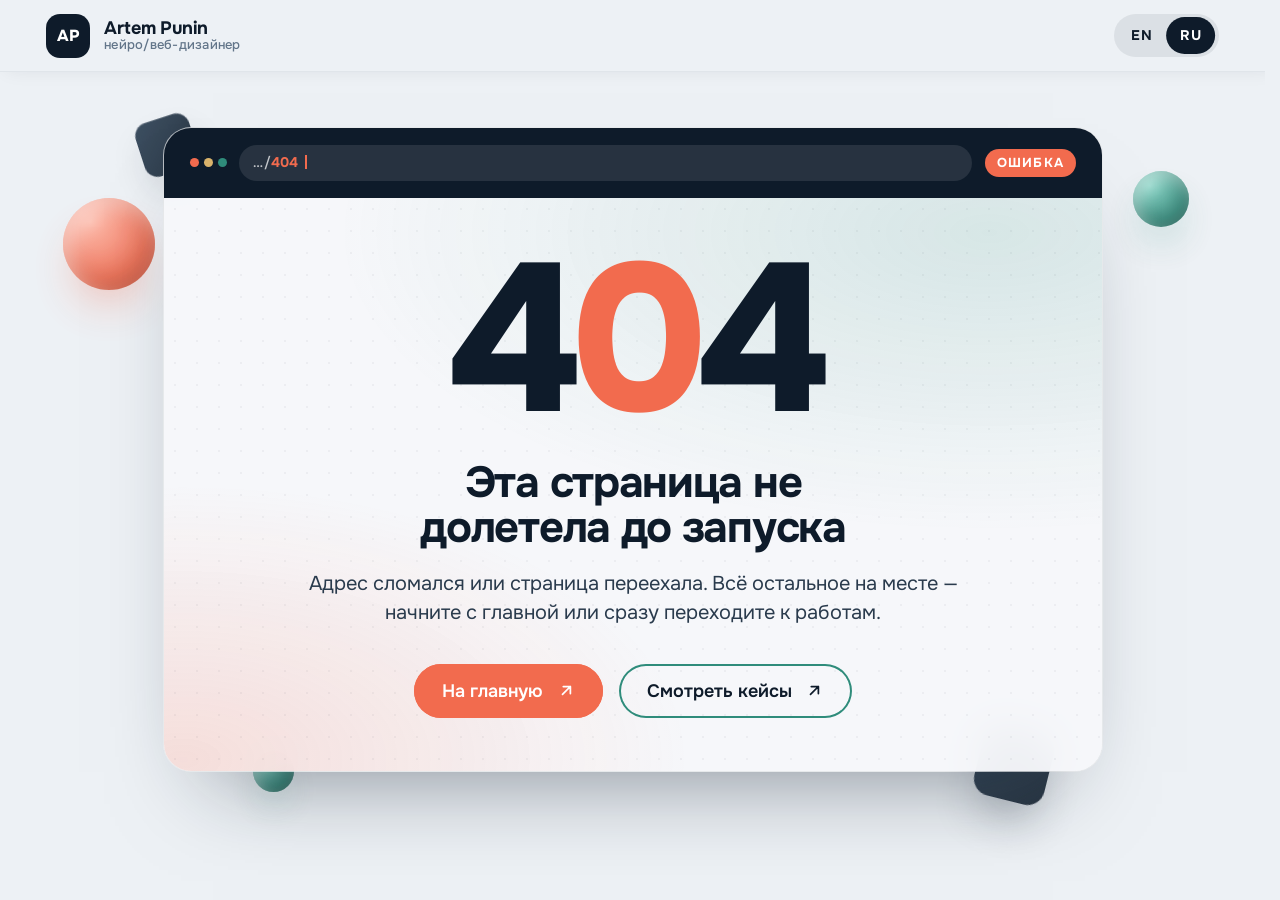
<file: services/404-ru.html>
<!DOCTYPE html>
<html lang="ru">
<head>
  <meta charset="UTF-8">
  <meta name="viewport" content="width=device-width, initial-scale=1">
  <title>Страница не найдена — Artem Punin</title>
  <meta name="description" content="404 — такой страницы нет или она переехала. Вернитесь на главную или сразу переходите к работам.">
  <meta name="theme-color" content="#edf1f5">
  <meta name="robots" content="noindex, follow">

  <link rel="preconnect" href="https://fonts.googleapis.com">
  <link rel="preconnect" href="https://fonts.gstatic.com" crossorigin>
  <link href="https://fonts.googleapis.com/css2?family=Onest:wght@300..900&display=swap" rel="stylesheet">

  <!-- пути от корня: Vercel отдаёт эту страницу на любом несуществующем адресе -->
  <link rel="icon" href="/icon.svg" type="image/svg+xml">

  <link rel="stylesheet" href="/css/style.css">
</head>
<body>

<div class="site" data-page-lang="ru" data-page-title="Страница не найдена — Artem Punin">

  <header class="hdr">
    <a class="logo" href="/index-ru.html" aria-label="Artem Punin">
      <span class="logo__mark" aria-hidden="true">AP</span>
      <span>Artem Punin
        <small>нейро/веб-дизайнер</small>
      </span>
    </a>
    <div class="lang" role="group" aria-label="Язык">
      <a href="/404.html" data-lang="en" aria-current="false">EN</a>
      <a href="/404-ru.html" data-lang="ru" aria-current="true">RU</a>
    </div>
  </header>

  <main>

    <section class="hero hero--404">
      <div class="hero__bg" aria-hidden="true">
        <span class="orb orb--1" data-parallax="0.09" data-reveal style="--d:160"></span>
        <span class="orb orb--2" data-parallax="0.12" data-reveal style="--d:260"></span>
        <span class="orb orb--3" data-parallax="-0.08" data-reveal style="--d:340"></span>
        <span class="tile tile--1" data-parallax="-0.06" data-reveal style="--d:300"></span>
        <span class="tile tile--2" data-parallax="0.07" data-reveal style="--d:210"></span>
      </div>

      <div class="nf">
        <div class="nf__win" data-tilt data-reveal>
          <div class="nf__bar" aria-hidden="true">
            <span class="nf__dots"><i></i><i></i><i></i></span>
            <span class="nf__url">…/<em>404</em></span>
            <span class="nf__code">Ошибка</span>
          </div>

          <div class="nf__screen">
            <span class="nf__num" aria-hidden="true">4<em>0</em>4</span>

            <h1 class="nf__title" data-reveal="words">Эта страница не долетела до запуска</h1>

            <p class="lead nf__lead" data-reveal style="--d:120">
              Адрес сломался или страница переехала. Всё остальное на месте — начните с главной или сразу переходите к работам.
            </p>

            <div class="nf__actions" data-reveal style="--d:200">
              <a class="btn btn--primary" href="/index-ru.html" data-magnetic>
                <span>На главную</span>
                <svg viewBox="0 0 24 24" fill="none" stroke="currentColor" stroke-width="2.2" stroke-linecap="round" stroke-linejoin="round" aria-hidden="true"><path d="M7 17 17 7M8 7h9v9"/></svg>
              </a>
              <a class="btn btn--ghost" href="/index-ru.html#cases" data-magnetic>
                <span>Смотреть кейсы</span>
                <svg viewBox="0 0 24 24" fill="none" stroke="currentColor" stroke-width="2.2" stroke-linecap="round" stroke-linejoin="round" aria-hidden="true"><path d="M7 17 17 7M8 7h9v9"/></svg>
              </a>
            </div>
          </div>
        </div>
      </div>
    </section>

  </main>

</div>

<script src="/js/main.js" defer></script>
</body>
</html>
</file>
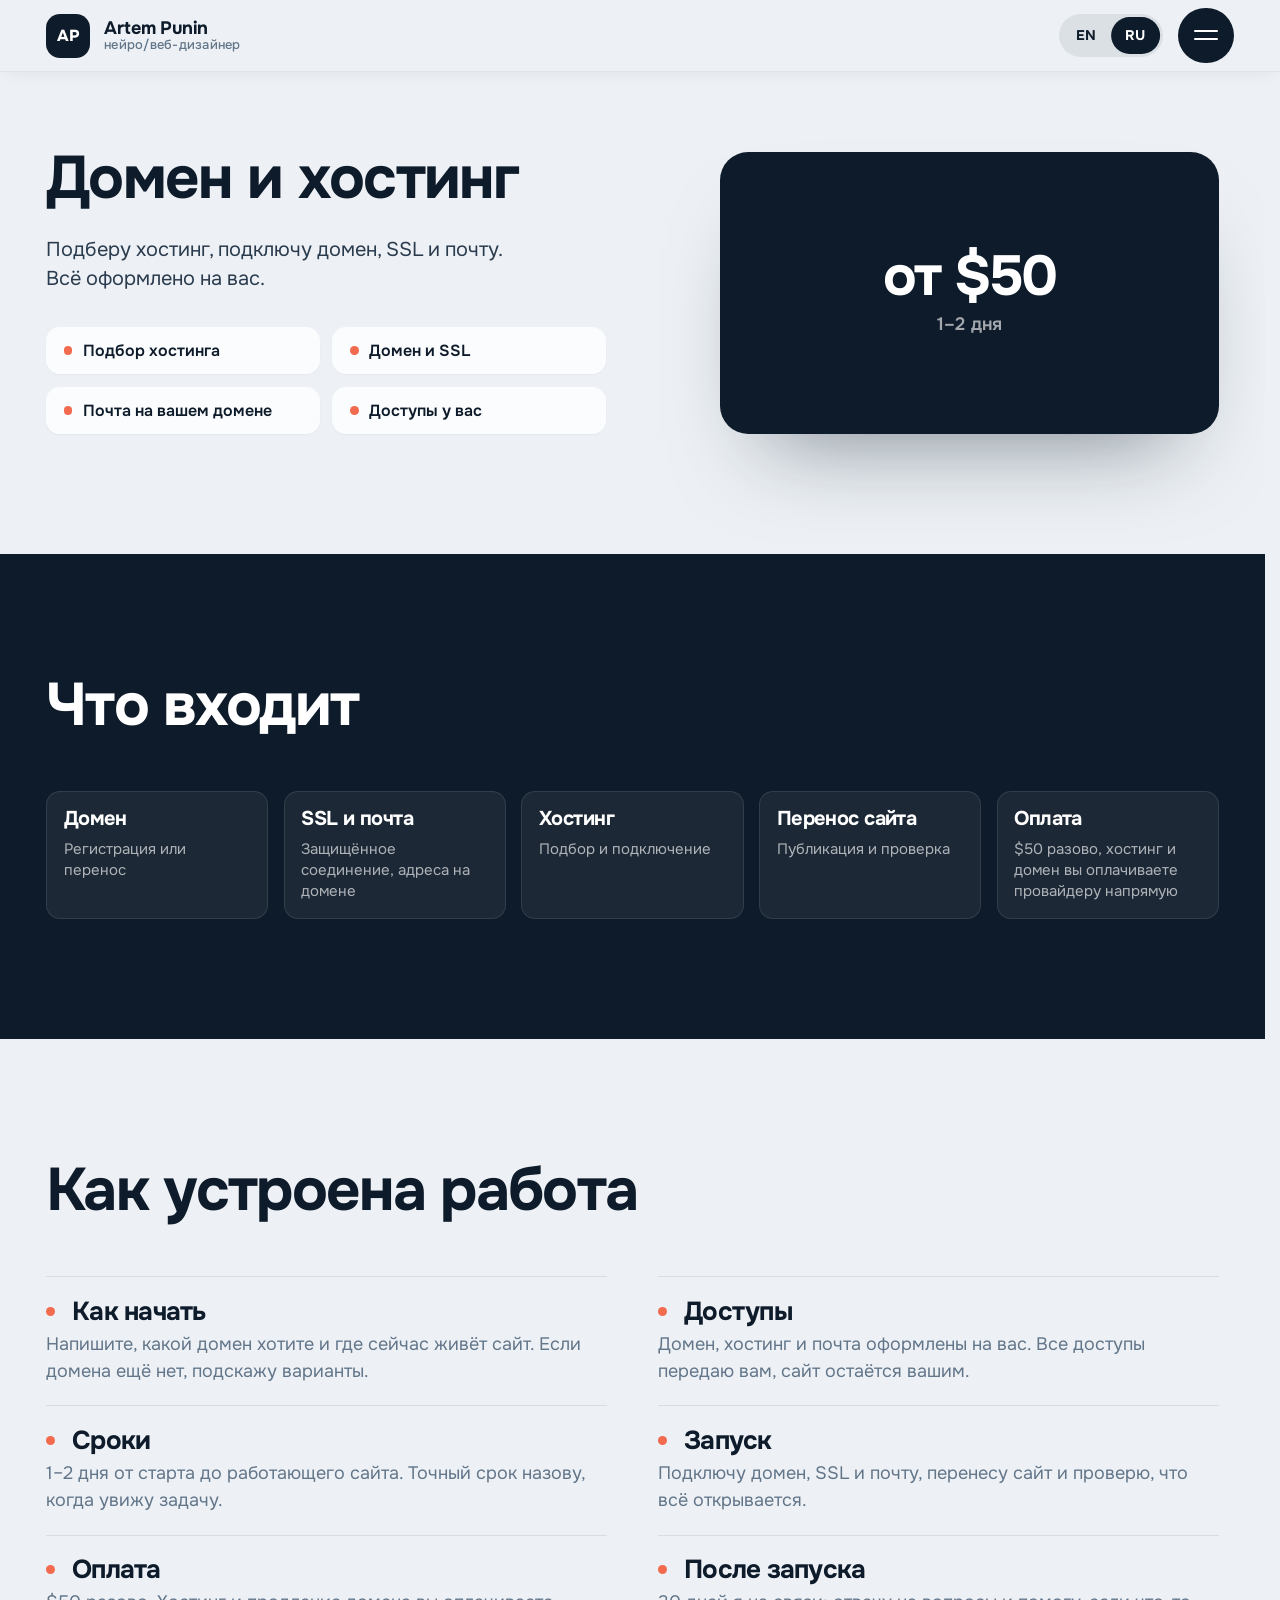
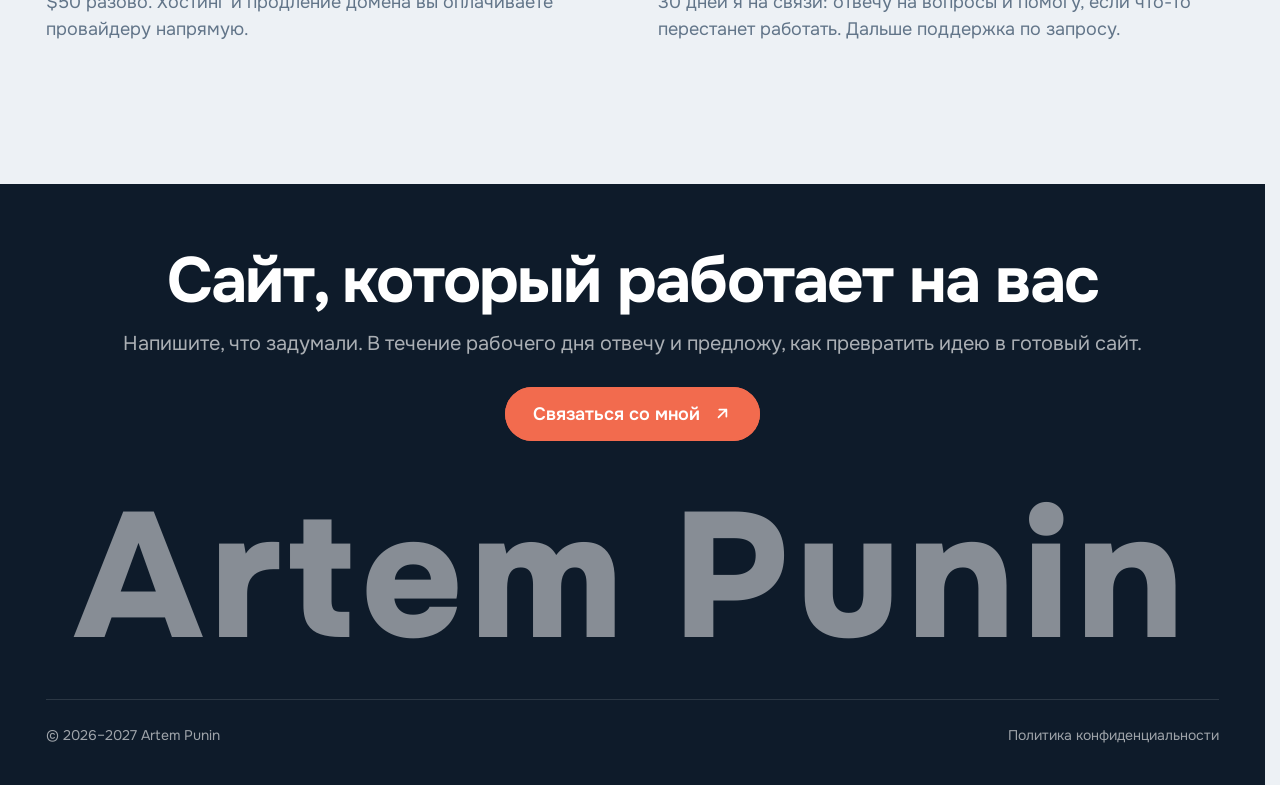
<file: services/hosting-ru.html>
<!DOCTYPE html>
<html lang="ru">
<head>
  <meta charset="UTF-8">
  <meta name="viewport" content="width=device-width, initial-scale=1">
  <title>Домен и хостинг — Artem Punin</title>
  <meta name="description" content="Домен и хостинг: подбор хостинга, домен, SSL и почта. Всё оформлено на вас. От $50, 1–2 дня.">
  <meta name="theme-color" content="#edf1f5">

  <link rel="preconnect" href="https://fonts.googleapis.com">
  <link rel="preconnect" href="https://fonts.gstatic.com" crossorigin>
  <link href="https://fonts.googleapis.com/css2?family=Onest:wght@300..900&display=swap" rel="stylesheet">

  <!-- адрес страницы -->
  <link rel="canonical" href="https://artempunin.vercel.app/services/hosting-ru.html">
  <link rel="alternate" hreflang="en" href="https://artempunin.vercel.app/services/hosting.html">
  <link rel="alternate" hreflang="ru" href="https://artempunin.vercel.app/services/hosting-ru.html">
  <link rel="alternate" hreflang="x-default" href="https://artempunin.vercel.app/services/hosting.html">

  <!-- превью ссылки в мессенджерах и соцсетях -->
  <meta property="og:type" content="website">
  <meta property="og:site_name" content="Artem Punin">
  <meta property="og:title" content="Домен и хостинг — Artem Punin">
  <meta property="og:description" content="Подбор хостинга, домен, SSL и почта. Всё оформлено на вас. От $50, 1–2 дня.">
  <meta property="og:url" content="https://artempunin.vercel.app/services/hosting-ru.html">
  <meta property="og:image" content="https://artempunin.vercel.app/img/Seo_ru.jpg">
  <meta property="og:image:width" content="1200">
  <meta property="og:image:height" content="630">
  <meta property="og:image:alt" content="Домен и хостинг — Artem Punin">
  <meta property="og:locale" content="ru_RU">
  <meta property="og:locale:alternate" content="en_US">
  <meta name="twitter:card" content="summary_large_image">
  <meta name="twitter:title" content="Домен и хостинг — Artem Punin">
  <meta name="twitter:description" content="Подбор хостинга, домен, SSL и почта. Всё оформлено на вас. От $50, 1–2 дня.">
  <meta name="twitter:image" content="https://artempunin.vercel.app/img/Seo_ru.jpg">

  <!-- иконки: favicon векторный; манифест и apple-touch подключает main.js на http(s) -->
  <link rel="icon" href="../icon.svg" type="image/svg+xml">

  <script type="application/ld+json">
  {
    "@context": "https://schema.org",
    "@type": "Service",
    "@id": "https://artempunin.vercel.app/services/hosting-ru.html#service",
    "url": "https://artempunin.vercel.app/services/hosting-ru.html",
    "name": "Домен и хостинг",
    "description": "Настройка домена и хостинга с оформлением на ваше имя. От $50, 1–2 дня.",
    "serviceType": "Настройка домена и хостинга",
    "provider": {
      "@type": "Person",
      "@id": "https://artempunin.vercel.app/#person",
      "name": "Artem Punin",
      "url": "https://artempunin.vercel.app/"
    }
  }
  </script>
  <link rel="stylesheet" href="../css/style.css">
</head>
<body>

<div class="site" data-page-lang="ru" data-page-title="Домен и хостинг — Artem Punin">

  <header class="hdr">
    <a class="logo" href="../index-ru.html">
      <span class="logo__mark" aria-hidden="true">AP</span>
      <span>Artem Punin
        <small>нейро/веб-дизайнер</small>
      </span>
    </a>
    <div class="lang" role="group" aria-label="Язык">
      <a href="hosting.html" data-lang="en" aria-current="false">EN</a>
      <a href="hosting-ru.html" data-lang="ru" aria-current="true">RU</a>
    </div>
    <button class="burger" type="button" aria-expanded="false" aria-controls="menu" aria-label="Открыть меню">
      <span></span><span></span>
    </button>
  </header>

  <nav class="menu" id="menu" aria-hidden="true" inert>
    <ul class="menu__list">
      <li><a href="../index-ru.html#cycle">Процесс</a></li>
      <li><a href="../index-ru.html#path">Мой путь</a></li>
      <li><a href="../index-ru.html#services">Услуги</a></li>
      <li><a href="../index-ru.html#cases">Кейсы</a></li>
      <li><a href="../index-ru.html#faq">Вопросы</a></li>
      <li><a href="../index-ru.html#contact">Контакты</a></li>
    </ul>
    <div class="menu__aside">
      <a class="btn btn--primary menu__button" href="#" data-stub aria-disabled="true" data-magnetic>
        <span>Связаться со мной</span>
        <svg viewBox="0 0 24 24" fill="none" stroke="currentColor" stroke-width="2.2" stroke-linecap="round" stroke-linejoin="round" aria-hidden="true"><path d="M7 17 17 7M8 7h9v9"/></svg>
      </a>
    </div>
  </nav>

  <main>

    <section class="p-hero sec">

      <div class="p-hero__grid">
        <div class="p-hero__head">

          <h1 data-reveal="words">Домен и хостинг</h1>

          <p class="lead" data-reveal>
            Подберу хостинг, подключу домен, SSL и почту. Всё оформлено на вас.
          </p>
        </div>

        <ul class="p-tags" data-reveal>
          <li>Подбор хостинга</li>
          <li>Домен и SSL</li>
          <li>Почта на вашем домене</li>
          <li>Доступы у вас</li>
        </ul>

        <div class="p-price" data-reveal><b>от $50</b><span>1–2 дня</span></div>
      </div>
    </section>

    <section class="sec incl-sec" id="included">
      <div class="sec-head">
        <div>
          <h2 data-reveal="words">Что входит</h2>
        </div>
      </div>

      <ul class="incl">
        <li data-reveal style="--d:0"><h3>Домен</h3><p>Регистрация или перенос</p></li>
        <li data-reveal style="--d:70"><h3>SSL и почта</h3><p>Защищённое соединение, адреса на домене</p></li>
        <li data-reveal style="--d:140"><h3>Хостинг</h3><p>Подбор и подключение</p></li>
        <li data-reveal style="--d:210"><h3>Перенос сайта</h3><p>Публикация и проверка</p></li>
        <li class="incl__pay" data-reveal style="--d:280"><h3>Оплата</h3><p>$50 разово, хостинг и домен вы оплачиваете провайдеру напрямую</p></li>
      </ul>
    </section>

    <section class="sec facts-sec">
      <div class="sec-head">
        <div>
          <h2 data-reveal="words">Как устроена работа</h2>
        </div>
      </div>

      <ul class="facts" data-reveal>
        <li><h3>Как начать</h3><p>Напишите, какой домен хотите и где сейчас живёт сайт. Если домена ещё нет, подскажу варианты.</p></li>
        <li><h3>Сроки</h3><p>1–2 дня от старта до работающего сайта. Точный срок назову, когда увижу задачу.</p></li>
        <li><h3>Оплата</h3><p>$50 разово. Хостинг и продление домена вы оплачиваете провайдеру напрямую.</p></li>
        <li><h3>Доступы</h3><p>Домен, хостинг и почта оформлены на вас. Все доступы передаю вам, сайт остаётся вашим.</p></li>
        <li><h3>Запуск</h3><p>Подключу домен, SSL и почту, перенесу сайт и проверю, что всё открывается.</p></li>
        <li><h3>После запуска</h3><p>30 дней я на связи: отвечу на вопросы и помогу, если что-то перестанет работать. Дальше поддержка по запросу.</p></li>
      </ul>
    </section>

  </main>

  <footer class="foot foot--flush" id="contact">
    <div class="foot__cta">
      <div class="foot__text">
        <h2 class="foot__title"><span class="foot__line">Сайт, который</span> <span class="foot__line">работает на вас</span></h2>
        <p class="foot__sub">Напишите, что задумали. В течение рабочего дня отвечу и предложу, как превратить идею в готовый сайт.</p>
      </div>

      <a class="btn btn--primary foot__button" href="#" data-stub aria-disabled="true" data-magnetic>
        <span>Связаться со мной</span>
        <svg viewBox="0 0 24 24" fill="none" stroke="currentColor" stroke-width="2.2" stroke-linecap="round" stroke-linejoin="round" aria-hidden="true"><path d="M7 17 17 7M8 7h9v9"/></svg>
      </a>
    </div>

    <p class="foot__name" role="img" aria-label="Artem Punin">Artem Punin</p>

    <div class="foot__bottom">
      <p>© <span data-copy-years="2026">2026–2027</span> Artem Punin</p>
      <button class="foot__policy" type="button" data-policy-open aria-haspopup="dialog">Политика конфиденциальности</button>
    </div>
  </footer>

  <div class="policy" id="policy" role="dialog" aria-modal="true" aria-labelledby="policy-title" aria-hidden="true">
    <div class="policy__backdrop" data-policy-close></div>
    <div class="policy__panel">
      <button class="policy__close" type="button" data-policy-close aria-label="Закрыть"><svg viewBox="0 0 24 24" fill="none" stroke="currentColor" stroke-width="2.2" stroke-linecap="round" aria-hidden="true"><path d="M6 6l12 12M18 6L6 18"/></svg></button>
      <h2 class="policy__title" id="policy-title">Политика конфиденциальности</h2>
      <p>Это сайт-портфолио. Здесь нет форм, регистрации, рекламы и аналитики, поэтому я не собираю никаких данных о посетителях.</p>
      <p>Как и любой сайт, он размещён на хостинге, который автоматически получает технические данные, например IP-адрес и тип браузера. Они нужны только для того, чтобы страница открылась.</p>
      <p>Если политика изменится, новая версия появится на этой странице.</p>
    </div>
  </div>

</div>

<script src="../js/main.js" defer></script>
</body>
</html>
</file>
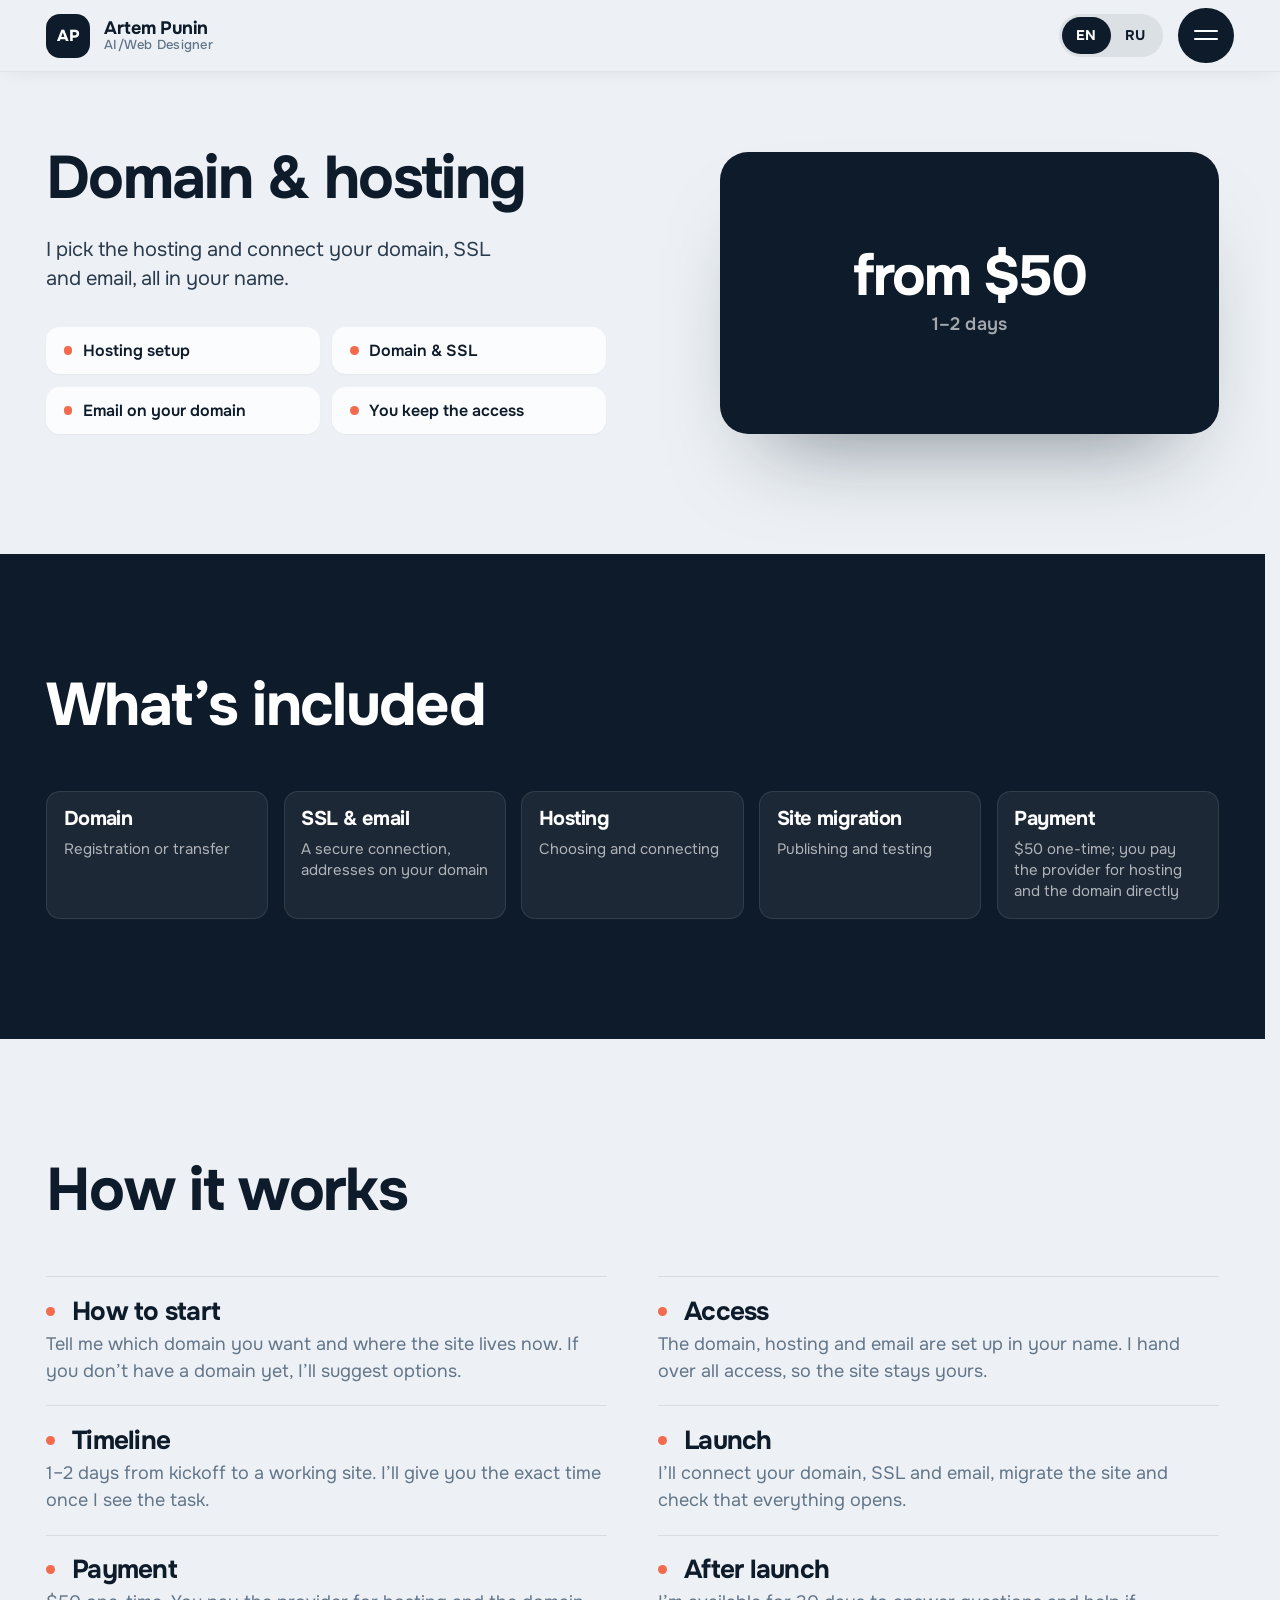
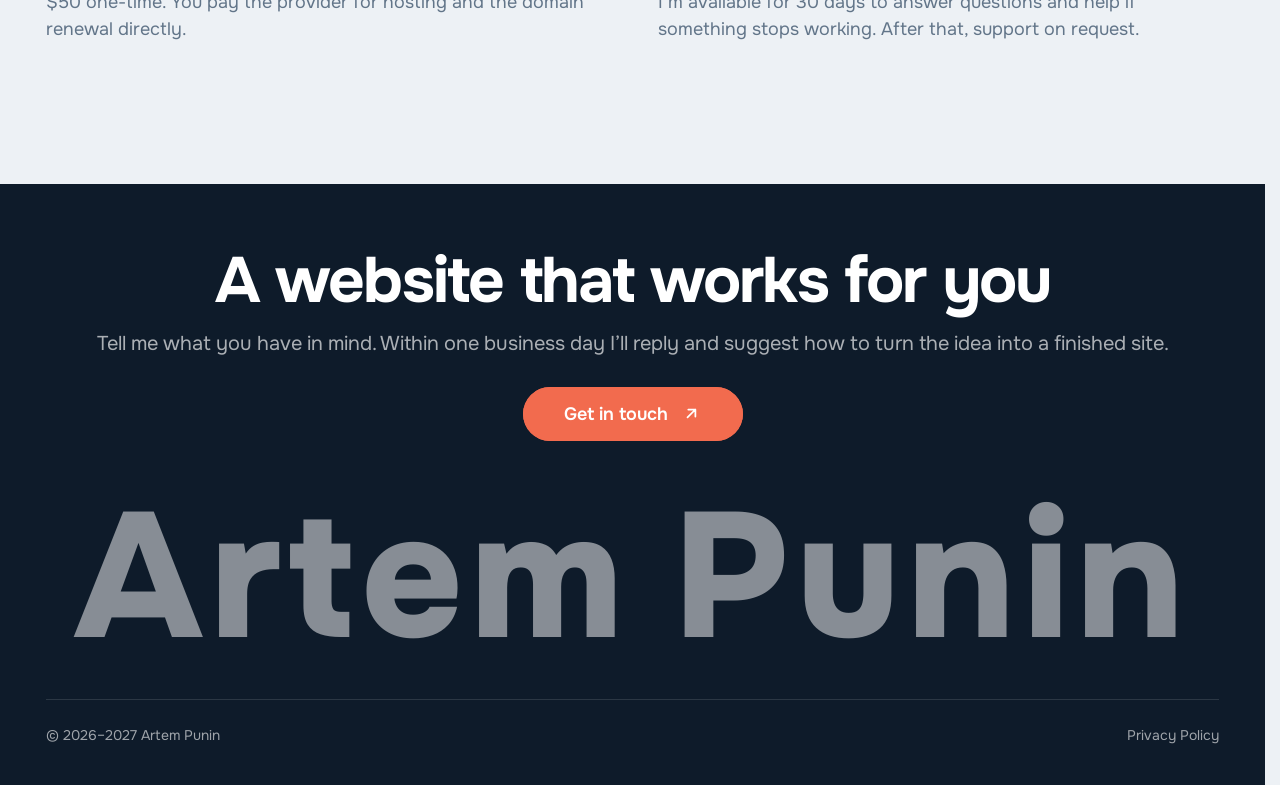
<file: services/hosting.html>
<!DOCTYPE html>
<html lang="en">
<head>
  <meta charset="UTF-8">
  <meta name="viewport" content="width=device-width, initial-scale=1">
  <title>Domain &amp; hosting — Artem Punin</title>
  <meta name="description" content="Domain &amp; hosting: hosting setup, domain, SSL and email, all in your name. From $50, 1–2 days.">
  <meta name="theme-color" content="#edf1f5">

  <link rel="preconnect" href="https://fonts.googleapis.com">
  <link rel="preconnect" href="https://fonts.gstatic.com" crossorigin>
  <link href="https://fonts.googleapis.com/css2?family=Onest:wght@300..900&display=swap" rel="stylesheet">

  <!-- адрес страницы -->
  <link rel="canonical" href="https://artempunin.vercel.app/services/hosting.html">
  <link rel="alternate" hreflang="en" href="https://artempunin.vercel.app/services/hosting.html">
  <link rel="alternate" hreflang="ru" href="https://artempunin.vercel.app/services/hosting-ru.html">
  <link rel="alternate" hreflang="x-default" href="https://artempunin.vercel.app/services/hosting.html">

  <!-- превью ссылки в мессенджерах и соцсетях -->
  <meta property="og:type" content="website">
  <meta property="og:site_name" content="Artem Punin">
  <meta property="og:title" content="Domain &amp; hosting — Artem Punin">
  <meta property="og:description" content="Hosting setup, domain, SSL and email, all in your name. From $50, 1–2 days.">
  <meta property="og:url" content="https://artempunin.vercel.app/services/hosting.html">
  <meta property="og:image" content="https://artempunin.vercel.app/img/Seo.jpg">
  <meta property="og:image:width" content="1200">
  <meta property="og:image:height" content="630">
  <meta property="og:image:alt" content="Domain &amp; hosting — Artem Punin">
  <meta property="og:locale" content="en_US">
  <meta property="og:locale:alternate" content="ru_RU">
  <meta name="twitter:card" content="summary_large_image">
  <meta name="twitter:title" content="Domain &amp; hosting — Artem Punin">
  <meta name="twitter:description" content="Hosting setup, domain, SSL and email, all in your name. From $50, 1–2 days.">
  <meta name="twitter:image" content="https://artempunin.vercel.app/img/Seo.jpg">

  <!-- иконки: favicon векторный; манифест и apple-touch подключает main.js на http(s) -->
  <link rel="icon" href="../icon.svg" type="image/svg+xml">

  <script type="application/ld+json">
  {
    "@context": "https://schema.org",
    "@type": "Service",
    "@id": "https://artempunin.vercel.app/services/hosting.html#service",
    "url": "https://artempunin.vercel.app/services/hosting.html",
    "name": "Domain & hosting",
    "description": "Domain and hosting setup in your name. From $50, 1–2 days.",
    "serviceType": "Domain and hosting setup",
    "provider": {
      "@type": "Person",
      "@id": "https://artempunin.vercel.app/#person",
      "name": "Artem Punin",
      "url": "https://artempunin.vercel.app/"
    }
  }
  </script>
  <link rel="stylesheet" href="../css/style.css">
</head>
<body>

<div class="site" data-page-lang="en" data-page-title="Domain &amp; hosting — Artem Punin">

  <header class="hdr">
    <a class="logo" href="../index.html">
      <span class="logo__mark" aria-hidden="true">AP</span>
      <span>Artem Punin
        <small>AI/Web Designer</small>
      </span>
    </a>
    <div class="lang" role="group" aria-label="Language">
      <a href="hosting.html" data-lang="en" aria-current="true">EN</a>
      <a href="hosting-ru.html" data-lang="ru" aria-current="false">RU</a>
    </div>
    <button class="burger" type="button" aria-expanded="false" aria-controls="menu" aria-label="Open menu">
      <span></span><span></span>
    </button>
  </header>

  <nav class="menu" id="menu" aria-hidden="true" inert>
    <ul class="menu__list">
      <li><a href="../index.html#cycle">Process</a></li>
      <li><a href="../index.html#path">My path</a></li>
      <li><a href="../index.html#services">Services</a></li>
      <li><a href="../index.html#cases">Work</a></li>
      <li><a href="../index.html#faq">FAQ</a></li>
      <li><a href="../index.html#contact">Contact</a></li>
    </ul>
    <div class="menu__aside">
      <a class="btn btn--primary menu__button" href="#" data-stub aria-disabled="true" data-magnetic>
        <span>Get in touch</span>
        <svg viewBox="0 0 24 24" fill="none" stroke="currentColor" stroke-width="2.2" stroke-linecap="round" stroke-linejoin="round" aria-hidden="true"><path d="M7 17 17 7M8 7h9v9"/></svg>
      </a>
    </div>
  </nav>

  <main>

    <section class="p-hero sec">

      <div class="p-hero__grid">
        <div class="p-hero__head">

          <h1 data-reveal="words">Domain &amp; hosting</h1>

          <p class="lead" data-reveal>
            I pick the hosting and connect your domain, SSL and email, all in your name.
          </p>
        </div>

        <ul class="p-tags" data-reveal>
          <li>Hosting setup</li>
          <li>Domain &amp; SSL</li>
          <li>Email on your domain</li>
          <li>You keep the access</li>
        </ul>

        <div class="p-price" data-reveal><b>from $50</b><span>1–2 days</span></div>
      </div>
    </section>

    <section class="sec incl-sec" id="included">
      <div class="sec-head">
        <div>
          <h2 data-reveal="words">What’s included</h2>
        </div>
      </div>

      <ul class="incl">
        <li data-reveal style="--d:0"><h3>Domain</h3><p>Registration or transfer</p></li>
        <li data-reveal style="--d:70"><h3>SSL &amp; email</h3><p>A secure connection, addresses on your domain</p></li>
        <li data-reveal style="--d:140"><h3>Hosting</h3><p>Choosing and connecting</p></li>
        <li data-reveal style="--d:210"><h3>Site migration</h3><p>Publishing and testing</p></li>
        <li class="incl__pay" data-reveal style="--d:280"><h3>Payment</h3><p>$50 one-time; you pay the provider for hosting and the domain directly</p></li>
      </ul>
    </section>

    <section class="sec facts-sec">
      <div class="sec-head">
        <div>
          <h2 data-reveal="words">How it works</h2>
        </div>
      </div>

      <ul class="facts" data-reveal>
        <li><h3>How to start</h3><p>Tell me which domain you want and where the site lives now. If you don’t have a domain yet, I’ll suggest options.</p></li>
        <li><h3>Timeline</h3><p>1–2 days from kickoff to a working site. I’ll give you the exact time once I see the task.</p></li>
        <li><h3>Payment</h3><p>$50 one-time. You pay the provider for hosting and the domain renewal directly.</p></li>
        <li><h3>Access</h3><p>The domain, hosting and email are set up in your name. I hand over all access, so the site stays yours.</p></li>
        <li><h3>Launch</h3><p>I’ll connect your domain, SSL and email, migrate the site and check that everything opens.</p></li>
        <li><h3>After launch</h3><p>I’m available for 30 days to answer questions and help if something stops working. After that, support on request.</p></li>
      </ul>
    </section>

  </main>

  <footer class="foot foot--flush" id="contact">
    <div class="foot__cta">
      <div class="foot__text">
        <h2 class="foot__title"><span class="foot__line">A website that</span> <span class="foot__line">works for you</span></h2>
        <p class="foot__sub">Tell me what you have in mind. Within one business day I’ll reply and suggest how to turn the idea into a finished site.</p>
      </div>

      <a class="btn btn--primary foot__button" href="#" data-stub aria-disabled="true" data-magnetic>
        <span>Get in touch</span>
        <svg viewBox="0 0 24 24" fill="none" stroke="currentColor" stroke-width="2.2" stroke-linecap="round" stroke-linejoin="round" aria-hidden="true"><path d="M7 17 17 7M8 7h9v9"/></svg>
      </a>
    </div>

    <p class="foot__name" role="img" aria-label="Artem Punin">Artem Punin</p>

    <div class="foot__bottom">
      <p>© <span data-copy-years="2026">2026–2027</span> Artem Punin</p>
      <button class="foot__policy" type="button" data-policy-open aria-haspopup="dialog">Privacy Policy</button>
    </div>
  </footer>

  <div class="policy" id="policy" role="dialog" aria-modal="true" aria-labelledby="policy-title" aria-hidden="true">
    <div class="policy__backdrop" data-policy-close></div>
    <div class="policy__panel">
      <button class="policy__close" type="button" data-policy-close aria-label="Close"><svg viewBox="0 0 24 24" fill="none" stroke="currentColor" stroke-width="2.2" stroke-linecap="round" aria-hidden="true"><path d="M6 6l12 12M18 6L6 18"/></svg></button>
      <h2 class="policy__title" id="policy-title">Privacy Policy</h2>
      <p>This is a portfolio site. It has no forms, sign-ups, ads or analytics, so I don’t collect any data about visitors.</p>
      <p>Like any website, it is hosted on a server that automatically receives technical data, such as your IP address and browser type. It is needed only so the page can load.</p>
      <p>If this policy changes, the new version will appear on this page.</p>
    </div>
  </div>

</div>

<script src="../js/main.js" defer></script>
</body>
</html>
</file>
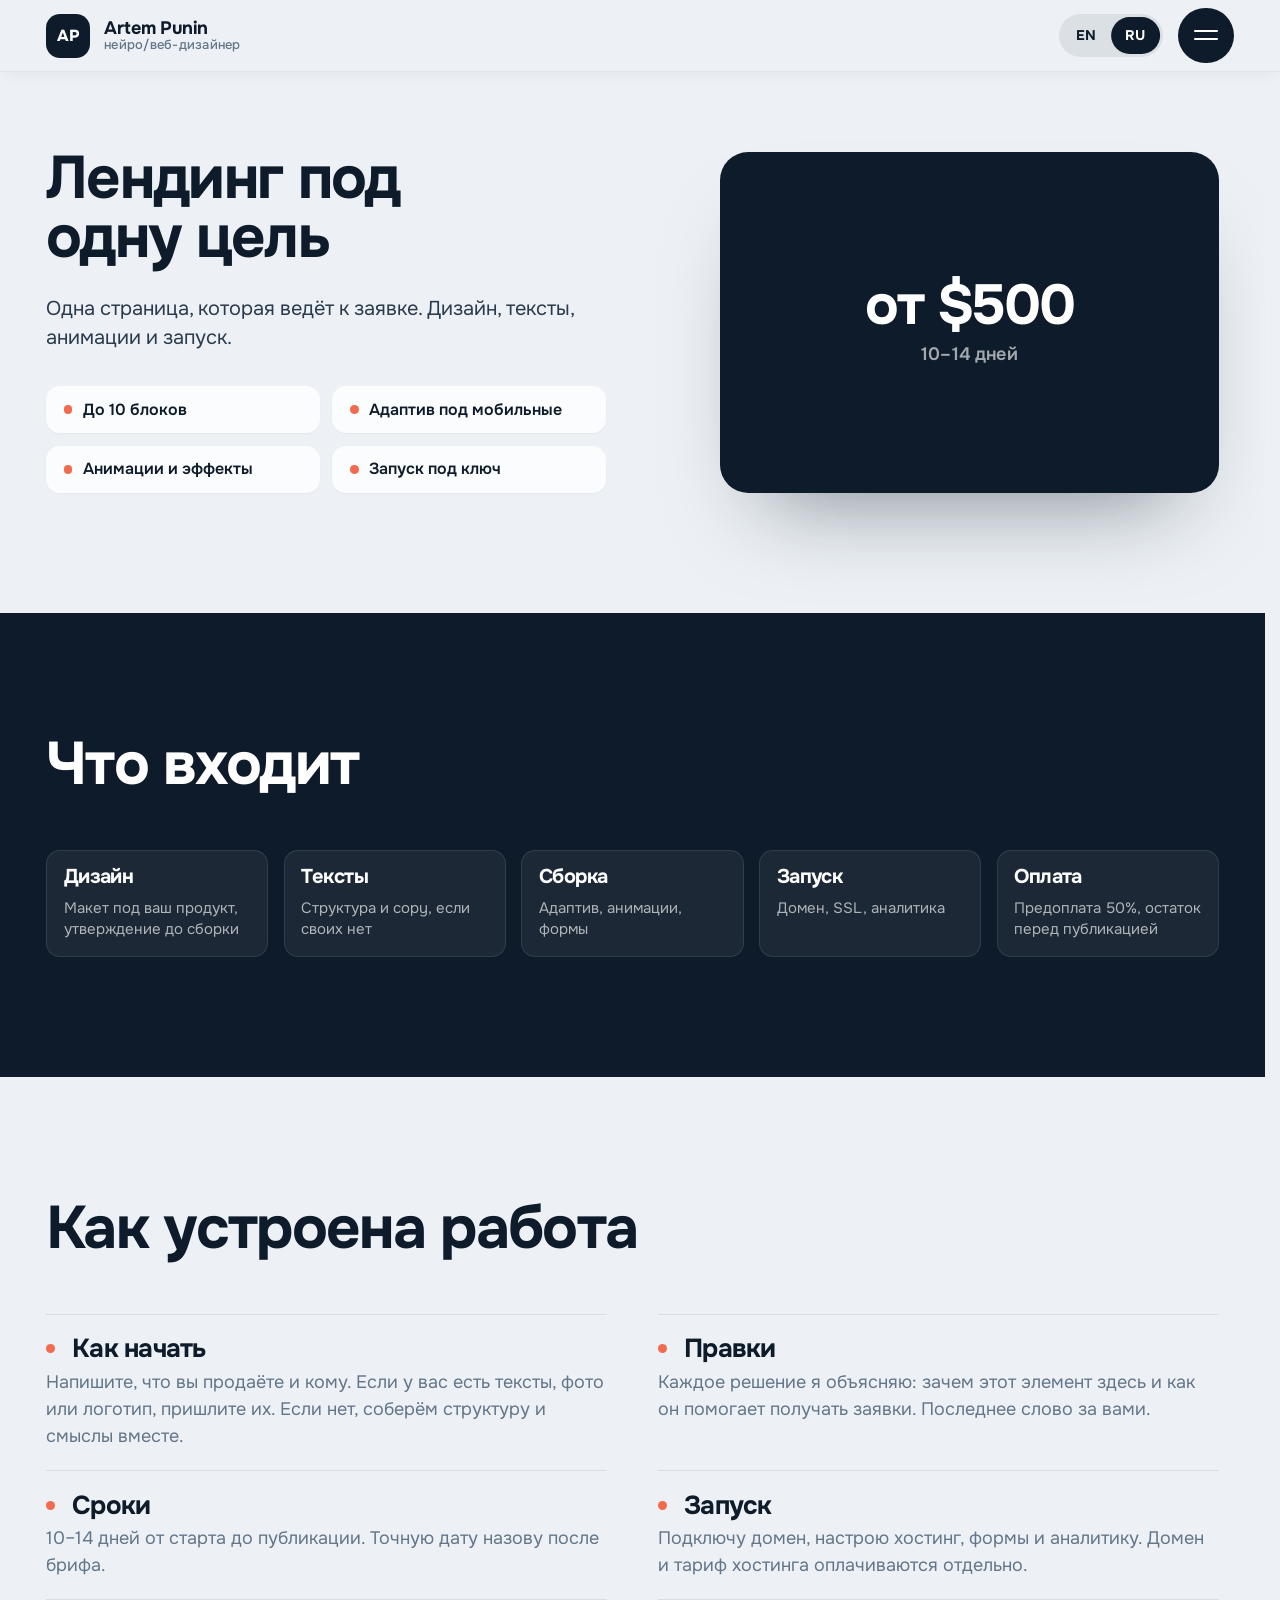
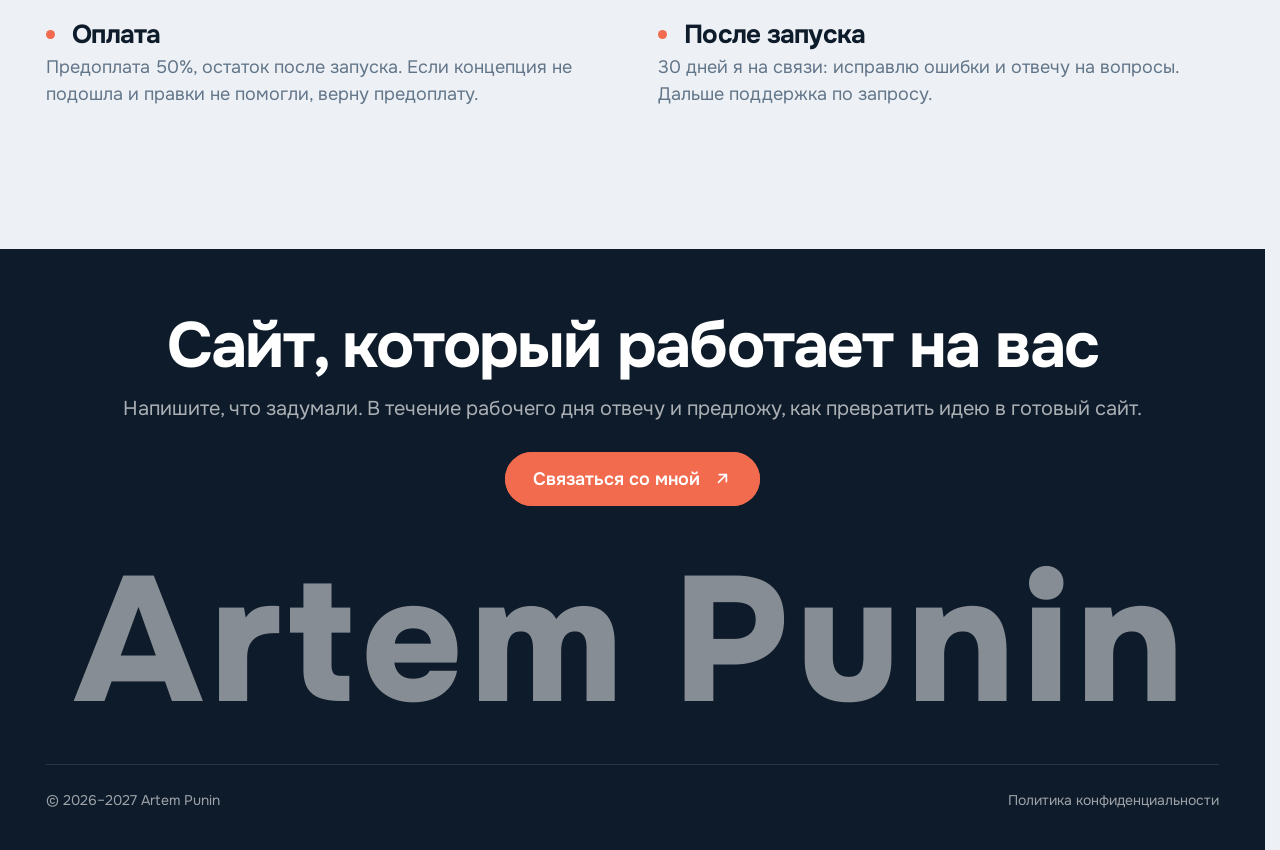
<file: services/landing-ru.html>
<!DOCTYPE html>
<html lang="ru">
<head>
  <meta charset="UTF-8">
  <meta name="viewport" content="width=device-width, initial-scale=1">
  <title>Лендинг — Artem Punin</title>
  <meta name="description" content="Лендинг под одну цель: дизайн, тексты, анимации и запуск. От $500, 10–14 дней.">
  <meta name="theme-color" content="#edf1f5">

  <link rel="preconnect" href="https://fonts.googleapis.com">
  <link rel="preconnect" href="https://fonts.gstatic.com" crossorigin>
  <link href="https://fonts.googleapis.com/css2?family=Onest:wght@300..900&display=swap" rel="stylesheet">

  <!-- адрес страницы -->
  <link rel="canonical" href="https://artempunin.vercel.app/services/landing-ru.html">
  <link rel="alternate" hreflang="en" href="https://artempunin.vercel.app/services/landing.html">
  <link rel="alternate" hreflang="ru" href="https://artempunin.vercel.app/services/landing-ru.html">
  <link rel="alternate" hreflang="x-default" href="https://artempunin.vercel.app/services/landing.html">

  <!-- превью ссылки в мессенджерах и соцсетях -->
  <meta property="og:type" content="website">
  <meta property="og:site_name" content="Artem Punin">
  <meta property="og:title" content="Лендинг — Artem Punin">
  <meta property="og:description" content="Лендинг под одну цель: дизайн, тексты, анимации и запуск. От $500, 10–14 дней.">
  <meta property="og:url" content="https://artempunin.vercel.app/services/landing-ru.html">
  <meta property="og:image" content="https://artempunin.vercel.app/img/Seo_ru.jpg">
  <meta property="og:image:width" content="1200">
  <meta property="og:image:height" content="630">
  <meta property="og:image:alt" content="Лендинг — Artem Punin">
  <meta property="og:locale" content="ru_RU">
  <meta property="og:locale:alternate" content="en_US">
  <meta name="twitter:card" content="summary_large_image">
  <meta name="twitter:title" content="Лендинг — Artem Punin">
  <meta name="twitter:description" content="Лендинг под одну цель: дизайн, тексты, анимации и запуск. От $500, 10–14 дней.">
  <meta name="twitter:image" content="https://artempunin.vercel.app/img/Seo_ru.jpg">

  <!-- иконки: favicon векторный; манифест и apple-touch подключает main.js на http(s) -->
  <link rel="icon" href="../icon.svg" type="image/svg+xml">

  <script type="application/ld+json">
  {
    "@context": "https://schema.org",
    "@type": "Service",
    "@id": "https://artempunin.vercel.app/services/landing-ru.html#service",
    "url": "https://artempunin.vercel.app/services/landing-ru.html",
    "name": "Лендинг",
    "description": "Разработка лендинга: текст, дизайн, анимации и запуск. От $500, 10–14 дней.",
    "serviceType": "Дизайн и разработка лендингов",
    "provider": {
      "@type": "Person",
      "@id": "https://artempunin.vercel.app/#person",
      "name": "Artem Punin",
      "url": "https://artempunin.vercel.app/"
    }
  }
  </script>
  <link rel="stylesheet" href="../css/style.css">
</head>
<body>

<div class="site" data-page-lang="ru" data-page-title="Лендинг — Artem Punin">

  <header class="hdr">
    <a class="logo" href="../index-ru.html">
      <span class="logo__mark" aria-hidden="true">AP</span>
      <span>Artem Punin
        <small>нейро/веб-дизайнер</small>
      </span>
    </a>
    <div class="lang" role="group" aria-label="Язык">
      <a href="landing.html" data-lang="en" aria-current="false">EN</a>
      <a href="landing-ru.html" data-lang="ru" aria-current="true">RU</a>
    </div>
    <button class="burger" type="button" aria-expanded="false" aria-controls="menu" aria-label="Открыть меню">
      <span></span><span></span>
    </button>
  </header>

  <nav class="menu" id="menu" aria-hidden="true" inert>
    <ul class="menu__list">
      <li><a href="../index-ru.html#cycle">Процесс</a></li>
      <li><a href="../index-ru.html#path">Мой путь</a></li>
      <li><a href="../index-ru.html#services">Услуги</a></li>
      <li><a href="../index-ru.html#cases">Кейсы</a></li>
      <li><a href="../index-ru.html#faq">Вопросы</a></li>
      <li><a href="../index-ru.html#contact">Контакты</a></li>
    </ul>
    <div class="menu__aside">
      <a class="btn btn--primary menu__button" href="#" data-stub aria-disabled="true" data-magnetic>
        <span>Связаться со мной</span>
        <svg viewBox="0 0 24 24" fill="none" stroke="currentColor" stroke-width="2.2" stroke-linecap="round" stroke-linejoin="round" aria-hidden="true"><path d="M7 17 17 7M8 7h9v9"/></svg>
      </a>
    </div>
  </nav>

  <main>

    <section class="p-hero sec">

      <div class="p-hero__grid">
        <div class="p-hero__head">

          <h1 data-reveal="words">Лендинг под одну цель</h1>

          <p class="lead" data-reveal>
            Одна страница, которая ведёт к заявке. Дизайн, тексты, анимации и запуск.
          </p>
        </div>

        <ul class="p-tags" data-reveal>
          <li>До 10 блоков</li>
          <li>Адаптив под мобильные</li>
          <li>Анимации и эффекты</li>
          <li>Запуск под ключ</li>
        </ul>

        <div class="p-price" data-reveal><b>от $500</b><span>10–14 дней</span></div>
      </div>
    </section>

    <section class="sec incl-sec" id="included">
      <div class="sec-head">
        <div>
          <h2 data-reveal="words">Что входит</h2>
        </div>
      </div>

      <ul class="incl">
        <li data-reveal style="--d:0"><h3>Дизайн</h3><p>Макет под ваш продукт, утверждение до сборки</p></li>
        <li data-reveal style="--d:70"><h3>Тексты</h3><p>Структура и copy, если своих нет</p></li>
        <li data-reveal style="--d:140"><h3>Сборка</h3><p>Адаптив, анимации, формы</p></li>
        <li data-reveal style="--d:210"><h3>Запуск</h3><p>Домен, SSL, аналитика</p></li>
        <li class="incl__pay" data-reveal style="--d:280"><h3>Оплата</h3><p>Предоплата 50%, остаток перед публикацией</p></li>
      </ul>
    </section>

    <section class="sec facts-sec">
      <div class="sec-head">
        <div>
          <h2 data-reveal="words">Как устроена работа</h2>
        </div>
      </div>

      <ul class="facts" data-reveal>
        <li><h3>Как начать</h3><p>Напишите, что вы продаёте и кому. Если у вас есть тексты, фото или логотип, пришлите их. Если нет, соберём структуру и смыслы вместе.</p></li>
        <li><h3>Сроки</h3><p>10–14 дней от старта до публикации. Точную дату назову после брифа.</p></li>
        <li><h3>Оплата</h3><p>Предоплата 50%, остаток после запуска. Если концепция не подошла и правки не помогли, верну предоплату.</p></li>
        <li><h3>Правки</h3><p>Каждое решение я объясняю: зачем этот элемент здесь и как он помогает получать заявки. Последнее слово за вами.</p></li>
        <li><h3>Запуск</h3><p>Подключу домен, настрою хостинг, формы и аналитику. Домен и тариф хостинга оплачиваются отдельно.</p></li>
        <li><h3>После запуска</h3><p>30 дней я на связи: исправлю ошибки и отвечу на вопросы. Дальше поддержка по запросу.</p></li>
      </ul>
    </section>

  </main>

  <footer class="foot foot--flush" id="contact">
    <div class="foot__cta">
      <div class="foot__text">
        <h2 class="foot__title"><span class="foot__line">Сайт, который</span> <span class="foot__line">работает на вас</span></h2>
        <p class="foot__sub">Напишите, что задумали. В течение рабочего дня отвечу и предложу, как превратить идею в готовый сайт.</p>
      </div>

      <a class="btn btn--primary foot__button" href="#" data-stub aria-disabled="true" data-magnetic>
        <span>Связаться со мной</span>
        <svg viewBox="0 0 24 24" fill="none" stroke="currentColor" stroke-width="2.2" stroke-linecap="round" stroke-linejoin="round" aria-hidden="true"><path d="M7 17 17 7M8 7h9v9"/></svg>
      </a>
    </div>

    <p class="foot__name" role="img" aria-label="Artem Punin">Artem Punin</p>

    <div class="foot__bottom">
      <p>© <span data-copy-years="2026">2026–2027</span> Artem Punin</p>
      <button class="foot__policy" type="button" data-policy-open aria-haspopup="dialog">Политика конфиденциальности</button>
    </div>
  </footer>

  <div class="policy" id="policy" role="dialog" aria-modal="true" aria-labelledby="policy-title" aria-hidden="true">
    <div class="policy__backdrop" data-policy-close></div>
    <div class="policy__panel">
      <button class="policy__close" type="button" data-policy-close aria-label="Закрыть"><svg viewBox="0 0 24 24" fill="none" stroke="currentColor" stroke-width="2.2" stroke-linecap="round" aria-hidden="true"><path d="M6 6l12 12M18 6L6 18"/></svg></button>
      <h2 class="policy__title" id="policy-title">Политика конфиденциальности</h2>
      <p>Это сайт-портфолио. Здесь нет форм, регистрации, рекламы и аналитики, поэтому я не собираю никаких данных о посетителях.</p>
      <p>Как и любой сайт, он размещён на хостинге, который автоматически получает технические данные, например IP-адрес и тип браузера. Они нужны только для того, чтобы страница открылась.</p>
      <p>Если политика изменится, новая версия появится на этой странице.</p>
    </div>
  </div>

</div>

<script src="../js/main.js" defer></script>
</body>
</html>
</file>
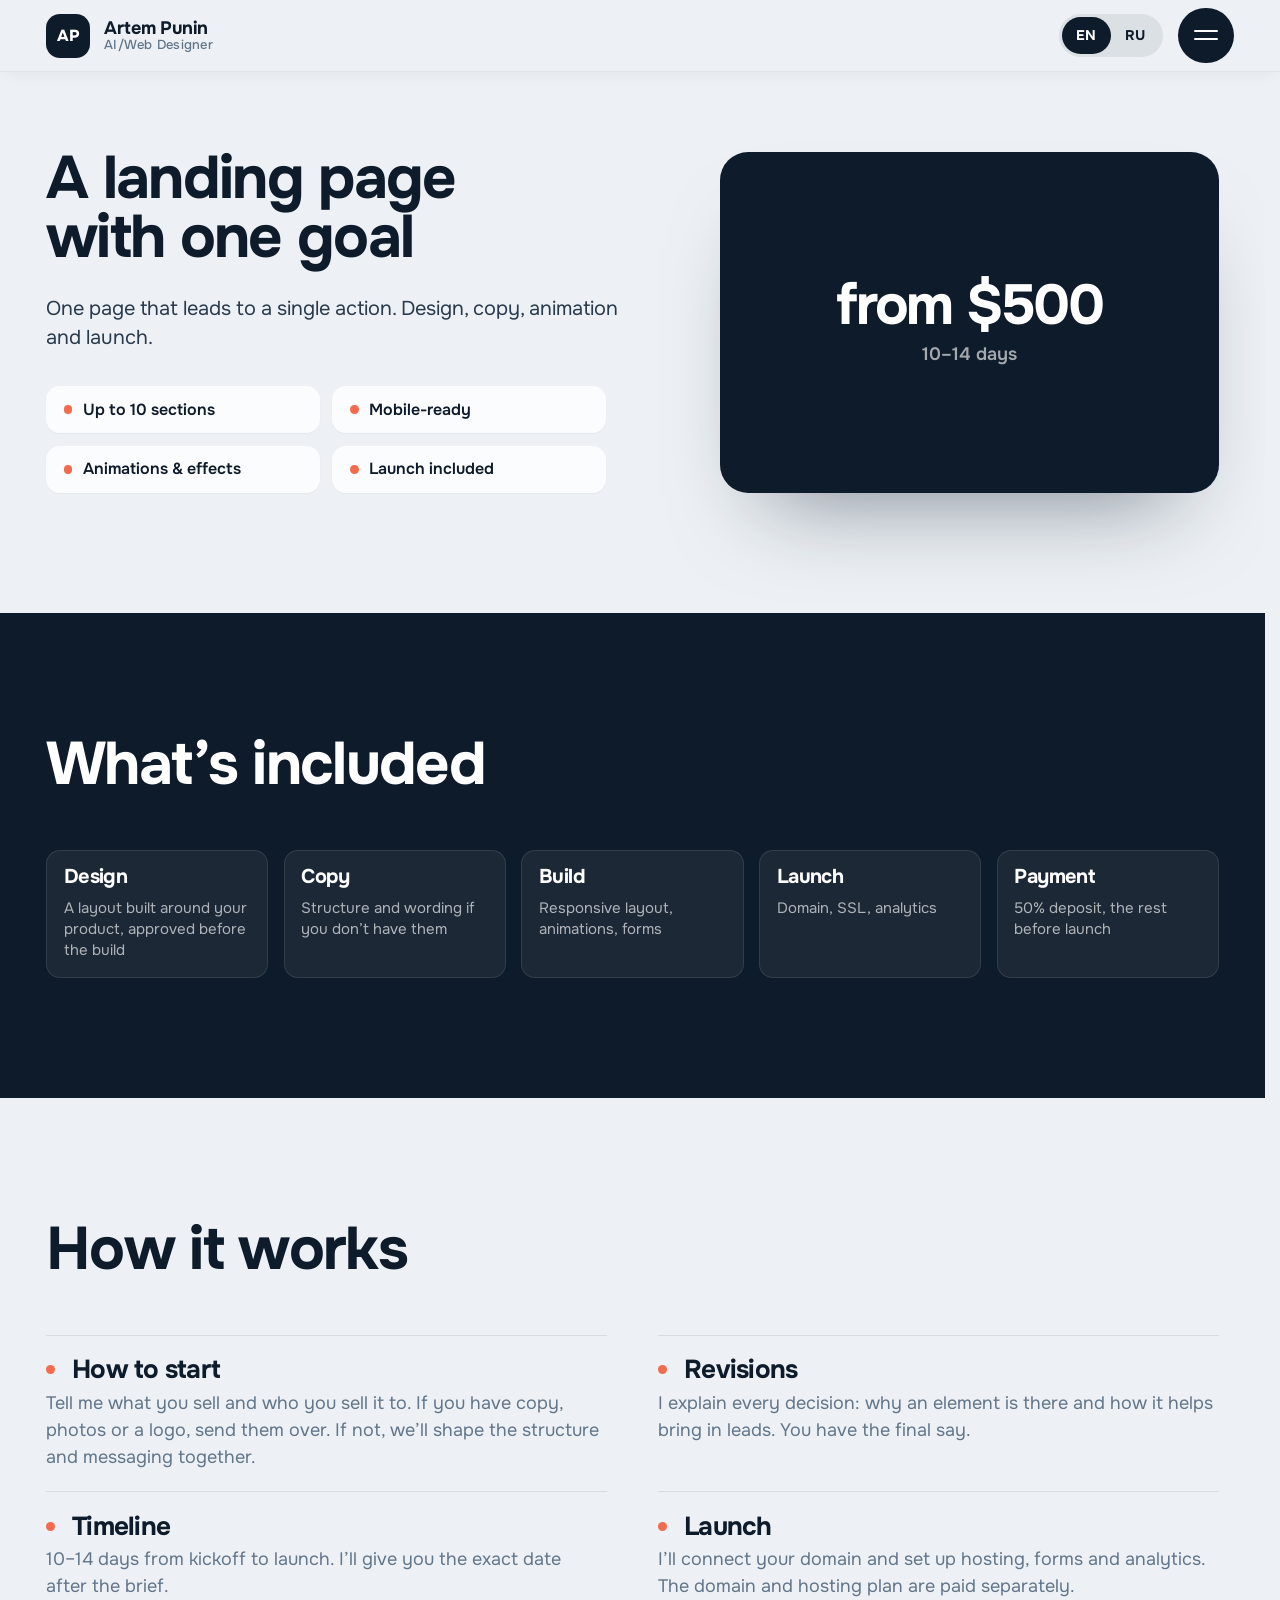
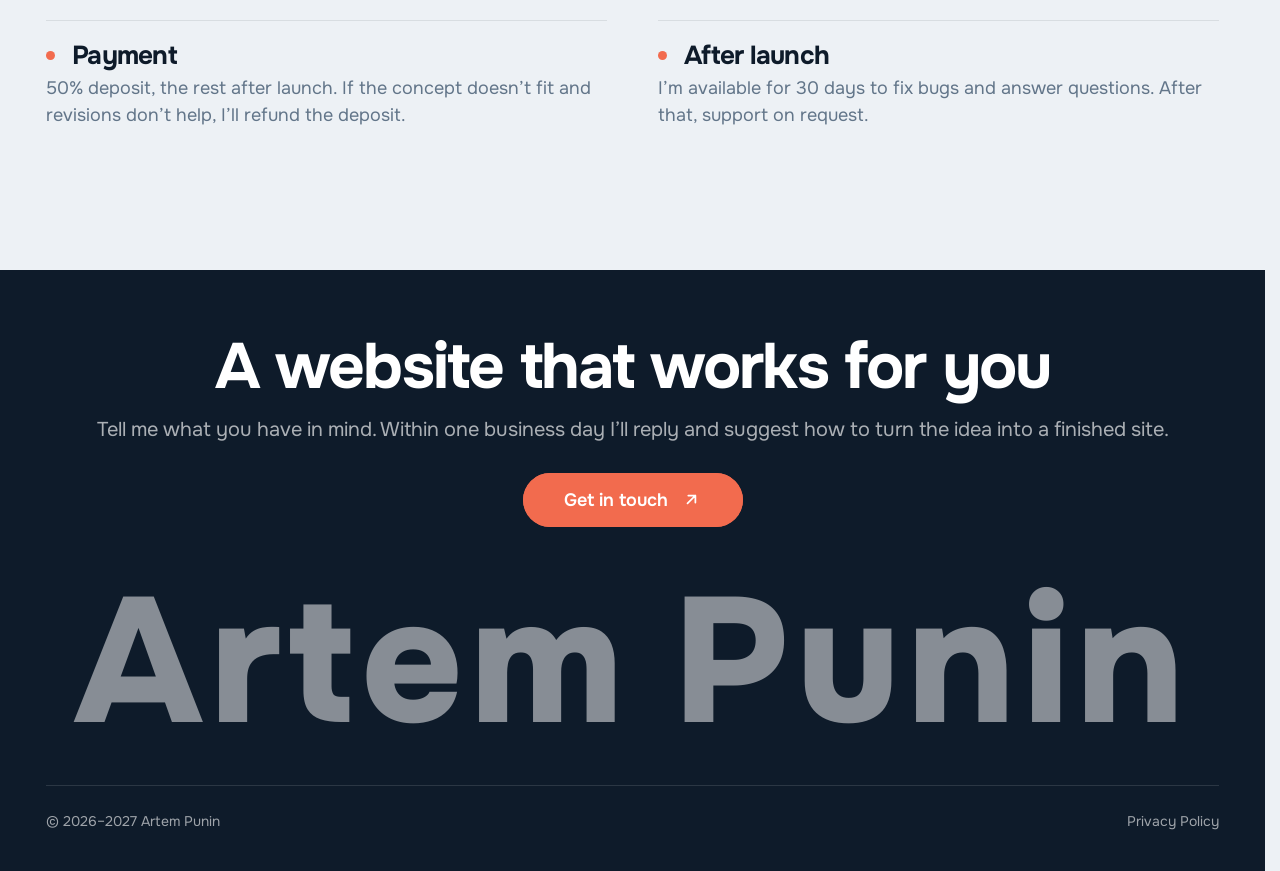
<file: services/landing.html>
<!DOCTYPE html>
<html lang="en">
<head>
  <meta charset="UTF-8">
  <meta name="viewport" content="width=device-width, initial-scale=1">
  <title>Landing page — Artem Punin</title>
  <meta name="description" content="A landing page with one goal: design, copy, animation and launch. From $500, 10–14 days.">
  <meta name="theme-color" content="#edf1f5">

  <link rel="preconnect" href="https://fonts.googleapis.com">
  <link rel="preconnect" href="https://fonts.gstatic.com" crossorigin>
  <link href="https://fonts.googleapis.com/css2?family=Onest:wght@300..900&display=swap" rel="stylesheet">

  <!-- адрес страницы -->
  <link rel="canonical" href="https://artempunin.vercel.app/services/landing.html">
  <link rel="alternate" hreflang="en" href="https://artempunin.vercel.app/services/landing.html">
  <link rel="alternate" hreflang="ru" href="https://artempunin.vercel.app/services/landing-ru.html">
  <link rel="alternate" hreflang="x-default" href="https://artempunin.vercel.app/services/landing.html">

  <!-- превью ссылки в мессенджерах и соцсетях -->
  <meta property="og:type" content="website">
  <meta property="og:site_name" content="Artem Punin">
  <meta property="og:title" content="Landing page — Artem Punin">
  <meta property="og:description" content="A landing page with one goal: design, copy, animation and launch. From $500, 10–14 days.">
  <meta property="og:url" content="https://artempunin.vercel.app/services/landing.html">
  <meta property="og:image" content="https://artempunin.vercel.app/img/Seo.jpg">
  <meta property="og:image:width" content="1200">
  <meta property="og:image:height" content="630">
  <meta property="og:image:alt" content="Landing page — Artem Punin">
  <meta property="og:locale" content="en_US">
  <meta property="og:locale:alternate" content="ru_RU">
  <meta name="twitter:card" content="summary_large_image">
  <meta name="twitter:title" content="Landing page — Artem Punin">
  <meta name="twitter:description" content="A landing page with one goal: design, copy, animation and launch. From $500, 10–14 days.">
  <meta name="twitter:image" content="https://artempunin.vercel.app/img/Seo.jpg">

  <!-- иконки: favicon векторный; манифест и apple-touch подключает main.js на http(s) -->
  <link rel="icon" href="../icon.svg" type="image/svg+xml">

  <script type="application/ld+json">
  {
    "@context": "https://schema.org",
    "@type": "Service",
    "@id": "https://artempunin.vercel.app/services/landing.html#service",
    "url": "https://artempunin.vercel.app/services/landing.html",
    "name": "Landing page",
    "description": "A landing page with one goal: design, copy, animation and launch. From $500, 10–14 days.",
    "serviceType": "Landing page design and development",
    "provider": {
      "@type": "Person",
      "@id": "https://artempunin.vercel.app/#person",
      "name": "Artem Punin",
      "url": "https://artempunin.vercel.app/"
    }
  }
  </script>
  <link rel="stylesheet" href="../css/style.css">
</head>
<body>

<div class="site" data-page-lang="en" data-page-title="Landing page — Artem Punin">

  <header class="hdr">
    <a class="logo" href="../index.html">
      <span class="logo__mark" aria-hidden="true">AP</span>
      <span>Artem Punin
        <small>AI/Web Designer</small>
      </span>
    </a>
    <div class="lang" role="group" aria-label="Language">
      <a href="landing.html" data-lang="en" aria-current="true">EN</a>
      <a href="landing-ru.html" data-lang="ru" aria-current="false">RU</a>
    </div>
    <button class="burger" type="button" aria-expanded="false" aria-controls="menu" aria-label="Open menu">
      <span></span><span></span>
    </button>
  </header>

  <nav class="menu" id="menu" aria-hidden="true" inert>
    <ul class="menu__list">
      <li><a href="../index.html#cycle">Process</a></li>
      <li><a href="../index.html#path">My path</a></li>
      <li><a href="../index.html#services">Services</a></li>
      <li><a href="../index.html#cases">Work</a></li>
      <li><a href="../index.html#faq">FAQ</a></li>
      <li><a href="../index.html#contact">Contact</a></li>
    </ul>
    <div class="menu__aside">
      <a class="btn btn--primary menu__button" href="#" data-stub aria-disabled="true" data-magnetic>
        <span>Get in touch</span>
        <svg viewBox="0 0 24 24" fill="none" stroke="currentColor" stroke-width="2.2" stroke-linecap="round" stroke-linejoin="round" aria-hidden="true"><path d="M7 17 17 7M8 7h9v9"/></svg>
      </a>
    </div>
  </nav>

  <main>

    <section class="p-hero sec">

      <div class="p-hero__grid">
        <div class="p-hero__head">

          <h1 data-reveal="words">A landing page with one goal</h1>

          <p class="lead" data-reveal>
            One page that leads to a single action. Design, copy, animation and launch.
          </p>
        </div>

        <ul class="p-tags" data-reveal>
          <li>Up to 10 sections</li>
          <li>Mobile-ready</li>
          <li>Animations &amp; effects</li>
          <li>Launch included</li>
        </ul>

        <div class="p-price" data-reveal><b>from $500</b><span>10–14 days</span></div>
      </div>
    </section>

    <section class="sec incl-sec" id="included">
      <div class="sec-head">
        <div>
          <h2 data-reveal="words">What’s included</h2>
        </div>
      </div>

      <ul class="incl">
        <li data-reveal style="--d:0"><h3>Design</h3><p>A layout built around your product, approved before the build</p></li>
        <li data-reveal style="--d:70"><h3>Copy</h3><p>Structure and wording if you don’t have them</p></li>
        <li data-reveal style="--d:140"><h3>Build</h3><p>Responsive layout, animations, forms</p></li>
        <li data-reveal style="--d:210"><h3>Launch</h3><p>Domain, SSL, analytics</p></li>
        <li class="incl__pay" data-reveal style="--d:280"><h3>Payment</h3><p>50% deposit, the rest before launch</p></li>
      </ul>
    </section>

    <section class="sec facts-sec">
      <div class="sec-head">
        <div>
          <h2 data-reveal="words">How it works</h2>
        </div>
      </div>

      <ul class="facts" data-reveal>
        <li><h3>How to start</h3><p>Tell me what you sell and who you sell it to. If you have copy, photos or a logo, send them over. If not, we’ll shape the structure and messaging together.</p></li>
        <li><h3>Timeline</h3><p>10–14 days from kickoff to launch. I’ll give you the exact date after the brief.</p></li>
        <li><h3>Payment</h3><p>50% deposit, the rest after launch. If the concept doesn’t fit and revisions don’t help, I’ll refund the deposit.</p></li>
        <li><h3>Revisions</h3><p>I explain every decision: why an element is there and how it helps bring in leads. You have the final say.</p></li>
        <li><h3>Launch</h3><p>I’ll connect your domain and set up hosting, forms and analytics. The domain and hosting plan are paid separately.</p></li>
        <li><h3>After launch</h3><p>I’m available for 30 days to fix bugs and answer questions. After that, support on request.</p></li>
      </ul>
    </section>

  </main>

  <footer class="foot foot--flush" id="contact">
    <div class="foot__cta">
      <div class="foot__text">
        <h2 class="foot__title"><span class="foot__line">A website that</span> <span class="foot__line">works for you</span></h2>
        <p class="foot__sub">Tell me what you have in mind. Within one business day I’ll reply and suggest how to turn the idea into a finished site.</p>
      </div>

      <a class="btn btn--primary foot__button" href="#" data-stub aria-disabled="true" data-magnetic>
        <span>Get in touch</span>
        <svg viewBox="0 0 24 24" fill="none" stroke="currentColor" stroke-width="2.2" stroke-linecap="round" stroke-linejoin="round" aria-hidden="true"><path d="M7 17 17 7M8 7h9v9"/></svg>
      </a>
    </div>

    <p class="foot__name" role="img" aria-label="Artem Punin">Artem Punin</p>

    <div class="foot__bottom">
      <p>© <span data-copy-years="2026">2026–2027</span> Artem Punin</p>
      <button class="foot__policy" type="button" data-policy-open aria-haspopup="dialog">Privacy Policy</button>
    </div>
  </footer>

  <div class="policy" id="policy" role="dialog" aria-modal="true" aria-labelledby="policy-title" aria-hidden="true">
    <div class="policy__backdrop" data-policy-close></div>
    <div class="policy__panel">
      <button class="policy__close" type="button" data-policy-close aria-label="Close"><svg viewBox="0 0 24 24" fill="none" stroke="currentColor" stroke-width="2.2" stroke-linecap="round" aria-hidden="true"><path d="M6 6l12 12M18 6L6 18"/></svg></button>
      <h2 class="policy__title" id="policy-title">Privacy Policy</h2>
      <p>This is a portfolio site. It has no forms, sign-ups, ads or analytics, so I don’t collect any data about visitors.</p>
      <p>Like any website, it is hosted on a server that automatically receives technical data, such as your IP address and browser type. It is needed only so the page can load.</p>
      <p>If this policy changes, the new version will appear on this page.</p>
    </div>
  </div>

</div>

<script src="../js/main.js" defer></script>
</body>
</html>
</file>
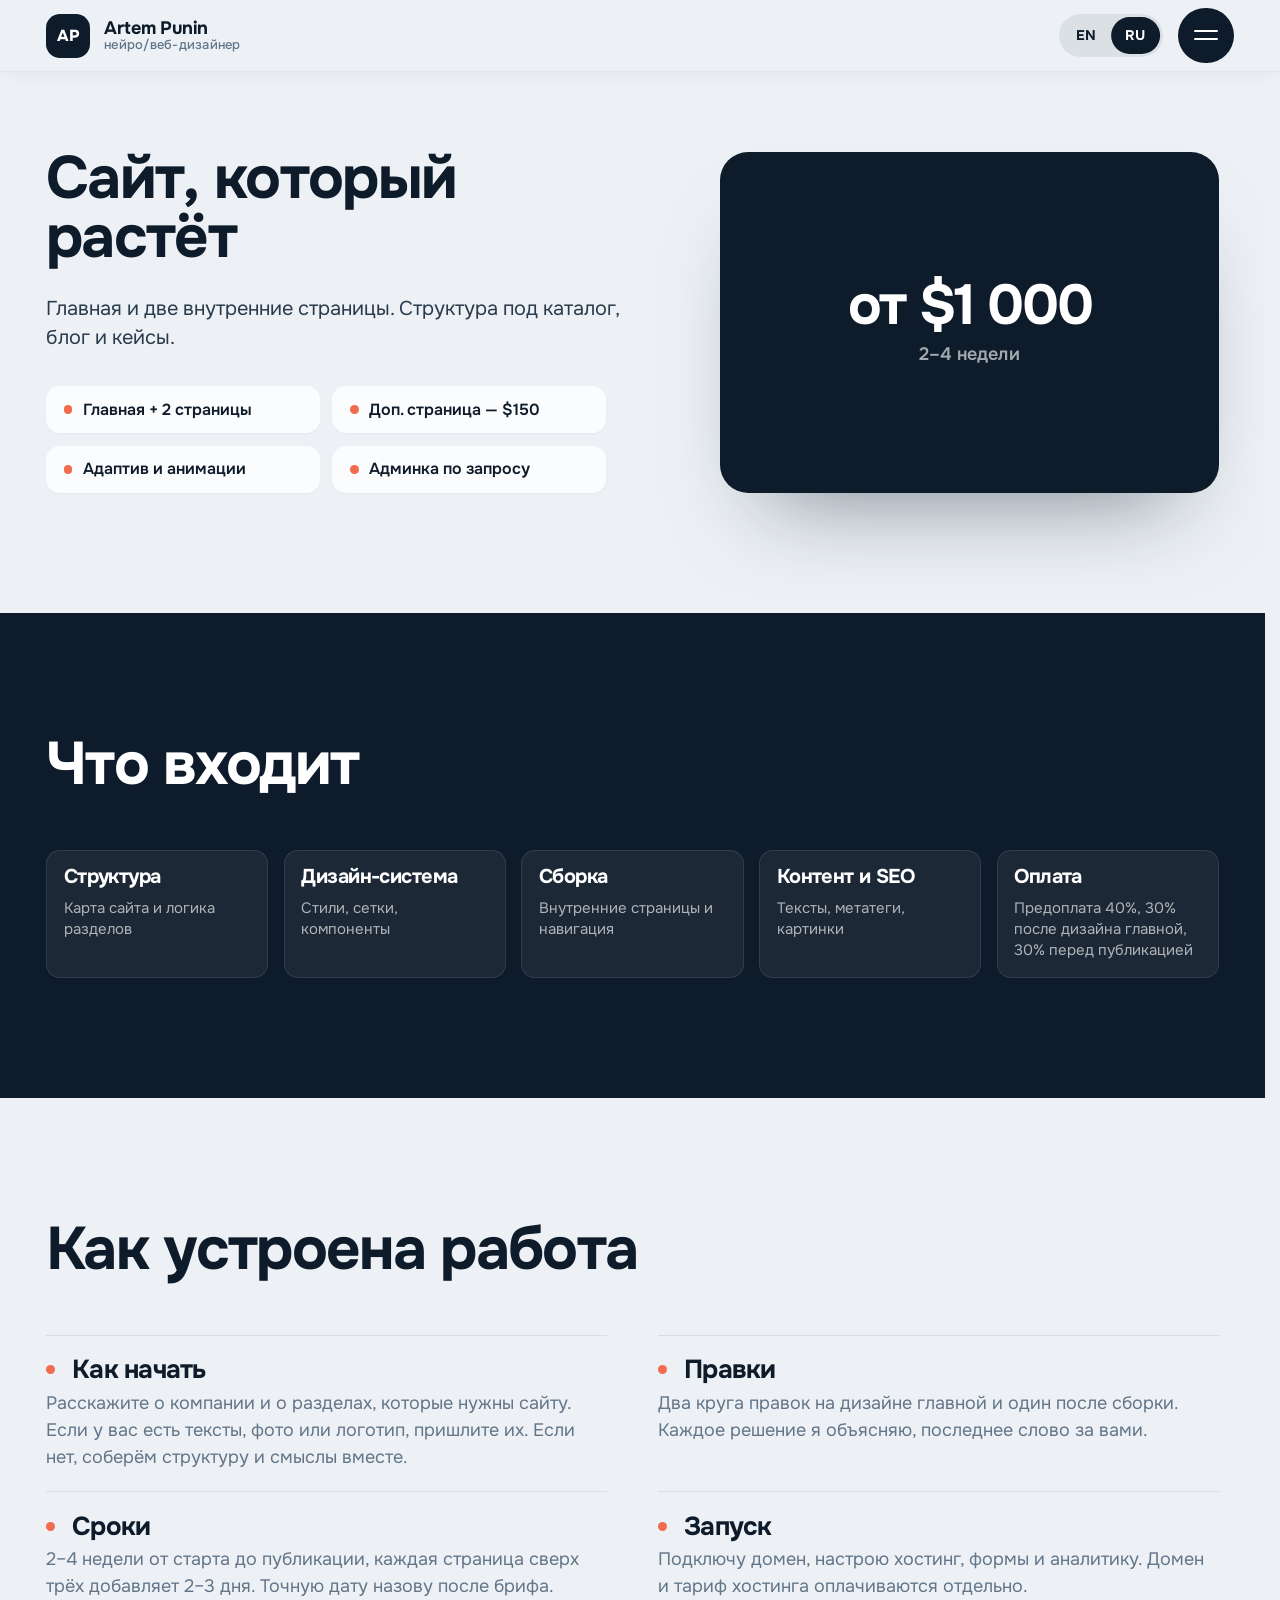
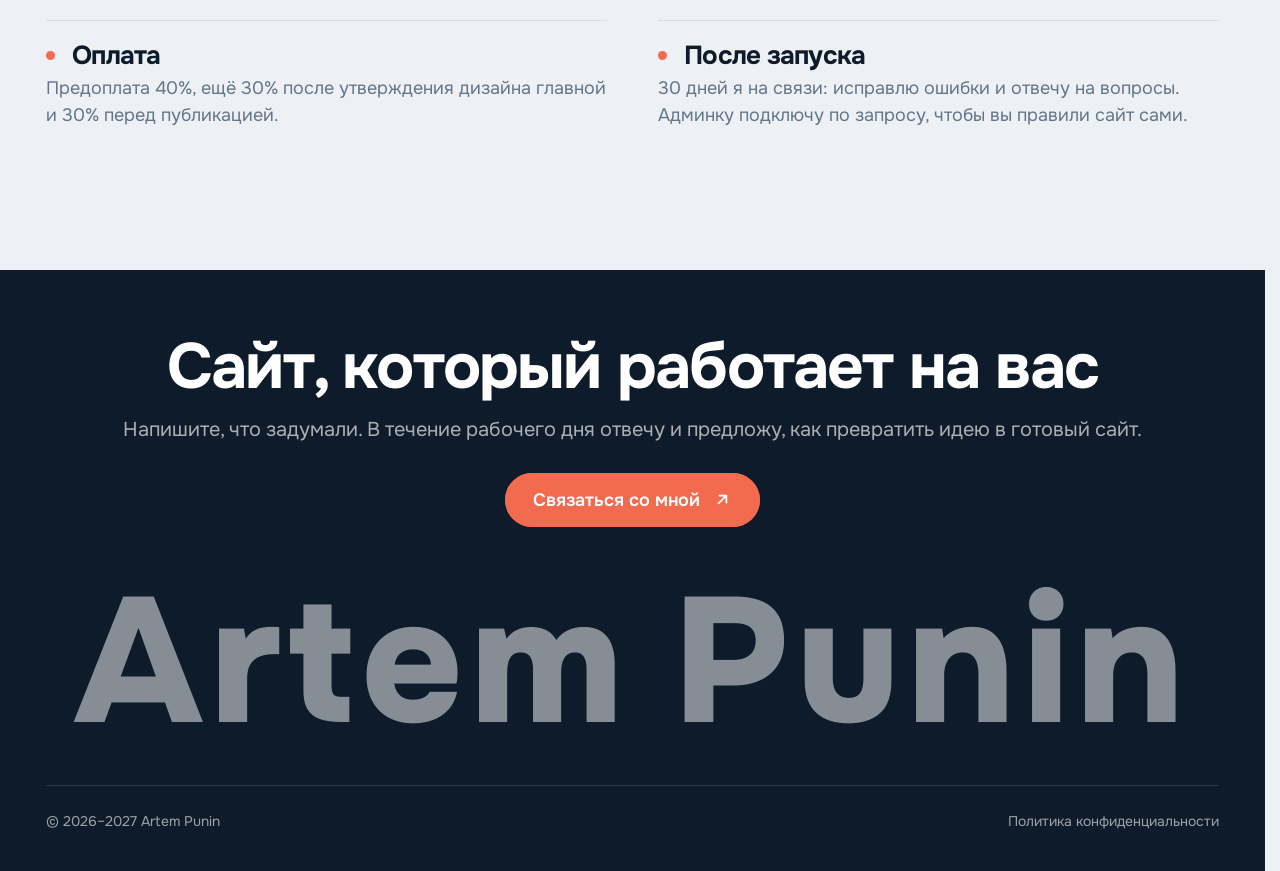
<file: services/multipage-ru.html>
<!DOCTYPE html>
<html lang="ru">
<head>
  <meta charset="UTF-8">
  <meta name="viewport" content="width=device-width, initial-scale=1">
  <title>Многостраничный сайт — Artem Punin</title>
  <meta name="description" content="Многостраничный сайт: главная и две внутренние страницы, структура под каталог, блог и кейсы. От $1 000, 2–4 недели.">
  <meta name="theme-color" content="#edf1f5">

  <link rel="preconnect" href="https://fonts.googleapis.com">
  <link rel="preconnect" href="https://fonts.gstatic.com" crossorigin>
  <link href="https://fonts.googleapis.com/css2?family=Onest:wght@300..900&display=swap" rel="stylesheet">

  <!-- адрес страницы -->
  <link rel="canonical" href="https://artempunin.vercel.app/services/multipage-ru.html">
  <link rel="alternate" hreflang="en" href="https://artempunin.vercel.app/services/multipage.html">
  <link rel="alternate" hreflang="ru" href="https://artempunin.vercel.app/services/multipage-ru.html">
  <link rel="alternate" hreflang="x-default" href="https://artempunin.vercel.app/services/multipage.html">

  <!-- превью ссылки в мессенджерах и соцсетях -->
  <meta property="og:type" content="website">
  <meta property="og:site_name" content="Artem Punin">
  <meta property="og:title" content="Многостраничный сайт — Artem Punin">
  <meta property="og:description" content="Главная и две внутренние страницы, структура под каталог, блог и кейсы. От $1 000, 2–4 недели.">
  <meta property="og:url" content="https://artempunin.vercel.app/services/multipage-ru.html">
  <meta property="og:image" content="https://artempunin.vercel.app/img/Seo_ru.jpg">
  <meta property="og:image:width" content="1200">
  <meta property="og:image:height" content="630">
  <meta property="og:image:alt" content="Многостраничный сайт — Artem Punin">
  <meta property="og:locale" content="ru_RU">
  <meta property="og:locale:alternate" content="en_US">
  <meta name="twitter:card" content="summary_large_image">
  <meta name="twitter:title" content="Многостраничный сайт — Artem Punin">
  <meta name="twitter:description" content="Главная и две внутренние страницы, структура под каталог, блог и кейсы. От $1 000, 2–4 недели.">
  <meta name="twitter:image" content="https://artempunin.vercel.app/img/Seo_ru.jpg">

  <!-- иконки: favicon векторный; манифест и apple-touch подключает main.js на http(s) -->
  <link rel="icon" href="../icon.svg" type="image/svg+xml">

  <script type="application/ld+json">
  {
    "@context": "https://schema.org",
    "@type": "Service",
    "@id": "https://artempunin.vercel.app/services/multipage-ru.html#service",
    "url": "https://artempunin.vercel.app/services/multipage-ru.html",
    "name": "Многостраничный сайт",
    "description": "Сайт компании с админкой. От $1 000, 2–4 недели.",
    "serviceType": "Дизайн и разработка многостраничных сайтов",
    "provider": {
      "@type": "Person",
      "@id": "https://artempunin.vercel.app/#person",
      "name": "Artem Punin",
      "url": "https://artempunin.vercel.app/"
    }
  }
  </script>
  <link rel="stylesheet" href="../css/style.css">
</head>
<body>

<div class="site" data-page-lang="ru" data-page-title="Многостраничный сайт — Artem Punin">

  <header class="hdr">
    <a class="logo" href="../index-ru.html">
      <span class="logo__mark" aria-hidden="true">AP</span>
      <span>Artem Punin
        <small>нейро/веб-дизайнер</small>
      </span>
    </a>
    <div class="lang" role="group" aria-label="Язык">
      <a href="multipage.html" data-lang="en" aria-current="false">EN</a>
      <a href="multipage-ru.html" data-lang="ru" aria-current="true">RU</a>
    </div>
    <button class="burger" type="button" aria-expanded="false" aria-controls="menu" aria-label="Открыть меню">
      <span></span><span></span>
    </button>
  </header>

  <nav class="menu" id="menu" aria-hidden="true" inert>
    <ul class="menu__list">
      <li><a href="../index-ru.html#cycle">Процесс</a></li>
      <li><a href="../index-ru.html#path">Мой путь</a></li>
      <li><a href="../index-ru.html#services">Услуги</a></li>
      <li><a href="../index-ru.html#cases">Кейсы</a></li>
      <li><a href="../index-ru.html#faq">Вопросы</a></li>
      <li><a href="../index-ru.html#contact">Контакты</a></li>
    </ul>
    <div class="menu__aside">
      <a class="btn btn--primary menu__button" href="#" data-stub aria-disabled="true" data-magnetic>
        <span>Связаться со мной</span>
        <svg viewBox="0 0 24 24" fill="none" stroke="currentColor" stroke-width="2.2" stroke-linecap="round" stroke-linejoin="round" aria-hidden="true"><path d="M7 17 17 7M8 7h9v9"/></svg>
      </a>
    </div>
  </nav>

  <main>

    <section class="p-hero sec">

      <div class="p-hero__grid">
        <div class="p-hero__head">

          <h1 data-reveal="words">Сайт, который растёт</h1>

          <p class="lead" data-reveal>
            Главная и две внутренние страницы. Структура под каталог, блог и кейсы.
          </p>
        </div>

        <ul class="p-tags" data-reveal>
          <li>Главная + 2 страницы</li>
          <li>Доп. страница — $150</li>
          <li>Адаптив и анимации</li>
          <li>Админка по запросу</li>
        </ul>

        <div class="p-price" data-reveal><b>от $1 000</b><span>2–4 недели</span></div>
      </div>
    </section>

    <section class="sec incl-sec" id="included">
      <div class="sec-head">
        <div>
          <h2 data-reveal="words">Что входит</h2>
        </div>
      </div>

      <ul class="incl">
        <li data-reveal style="--d:0"><h3>Структура</h3><p>Карта сайта и логика разделов</p></li>
        <li data-reveal style="--d:70"><h3>Дизайн-система</h3><p>Стили, сетки, компоненты</p></li>
        <li data-reveal style="--d:140"><h3>Сборка</h3><p>Внутренние страницы и навигация</p></li>
        <li data-reveal style="--d:210"><h3>Контент и SEO</h3><p>Тексты, метатеги, картинки</p></li>
        <li class="incl__pay" data-reveal style="--d:280"><h3>Оплата</h3><p>Предоплата 40%, 30% после дизайна главной, 30% перед публикацией</p></li>
      </ul>
    </section>

    <section class="sec facts-sec">
      <div class="sec-head">
        <div>
          <h2 data-reveal="words">Как устроена работа</h2>
        </div>
      </div>

      <ul class="facts" data-reveal>
        <li><h3>Как начать</h3><p>Расскажите о компании и о разделах, которые нужны сайту. Если у вас есть тексты, фото или логотип, пришлите их. Если нет, соберём структуру и смыслы вместе.</p></li>
        <li><h3>Сроки</h3><p>2–4 недели от старта до публикации, каждая страница сверх трёх добавляет 2–3 дня. Точную дату назову после брифа.</p></li>
        <li><h3>Оплата</h3><p>Предоплата 40%, ещё 30% после утверждения дизайна главной и 30% перед публикацией.</p></li>
        <li><h3>Правки</h3><p>Два круга правок на дизайне главной и один после сборки. Каждое решение я объясняю, последнее слово за вами.</p></li>
        <li><h3>Запуск</h3><p>Подключу домен, настрою хостинг, формы и аналитику. Домен и тариф хостинга оплачиваются отдельно.</p></li>
        <li><h3>После запуска</h3><p>30 дней я на связи: исправлю ошибки и отвечу на вопросы. Админку подключу по запросу, чтобы вы правили сайт сами.</p></li>
      </ul>
    </section>

  </main>

  <footer class="foot foot--flush" id="contact">
    <div class="foot__cta">
      <div class="foot__text">
        <h2 class="foot__title"><span class="foot__line">Сайт, который</span> <span class="foot__line">работает на вас</span></h2>
        <p class="foot__sub">Напишите, что задумали. В течение рабочего дня отвечу и предложу, как превратить идею в готовый сайт.</p>
      </div>

      <a class="btn btn--primary foot__button" href="#" data-stub aria-disabled="true" data-magnetic>
        <span>Связаться со мной</span>
        <svg viewBox="0 0 24 24" fill="none" stroke="currentColor" stroke-width="2.2" stroke-linecap="round" stroke-linejoin="round" aria-hidden="true"><path d="M7 17 17 7M8 7h9v9"/></svg>
      </a>
    </div>

    <p class="foot__name" role="img" aria-label="Artem Punin">Artem Punin</p>

    <div class="foot__bottom">
      <p>© <span data-copy-years="2026">2026–2027</span> Artem Punin</p>
      <button class="foot__policy" type="button" data-policy-open aria-haspopup="dialog">Политика конфиденциальности</button>
    </div>
  </footer>

  <div class="policy" id="policy" role="dialog" aria-modal="true" aria-labelledby="policy-title" aria-hidden="true">
    <div class="policy__backdrop" data-policy-close></div>
    <div class="policy__panel">
      <button class="policy__close" type="button" data-policy-close aria-label="Закрыть"><svg viewBox="0 0 24 24" fill="none" stroke="currentColor" stroke-width="2.2" stroke-linecap="round" aria-hidden="true"><path d="M6 6l12 12M18 6L6 18"/></svg></button>
      <h2 class="policy__title" id="policy-title">Политика конфиденциальности</h2>
      <p>Это сайт-портфолио. Здесь нет форм, регистрации, рекламы и аналитики, поэтому я не собираю никаких данных о посетителях.</p>
      <p>Как и любой сайт, он размещён на хостинге, который автоматически получает технические данные, например IP-адрес и тип браузера. Они нужны только для того, чтобы страница открылась.</p>
      <p>Если политика изменится, новая версия появится на этой странице.</p>
    </div>
  </div>

</div>

<script src="../js/main.js" defer></script>
</body>
</html>
</file>
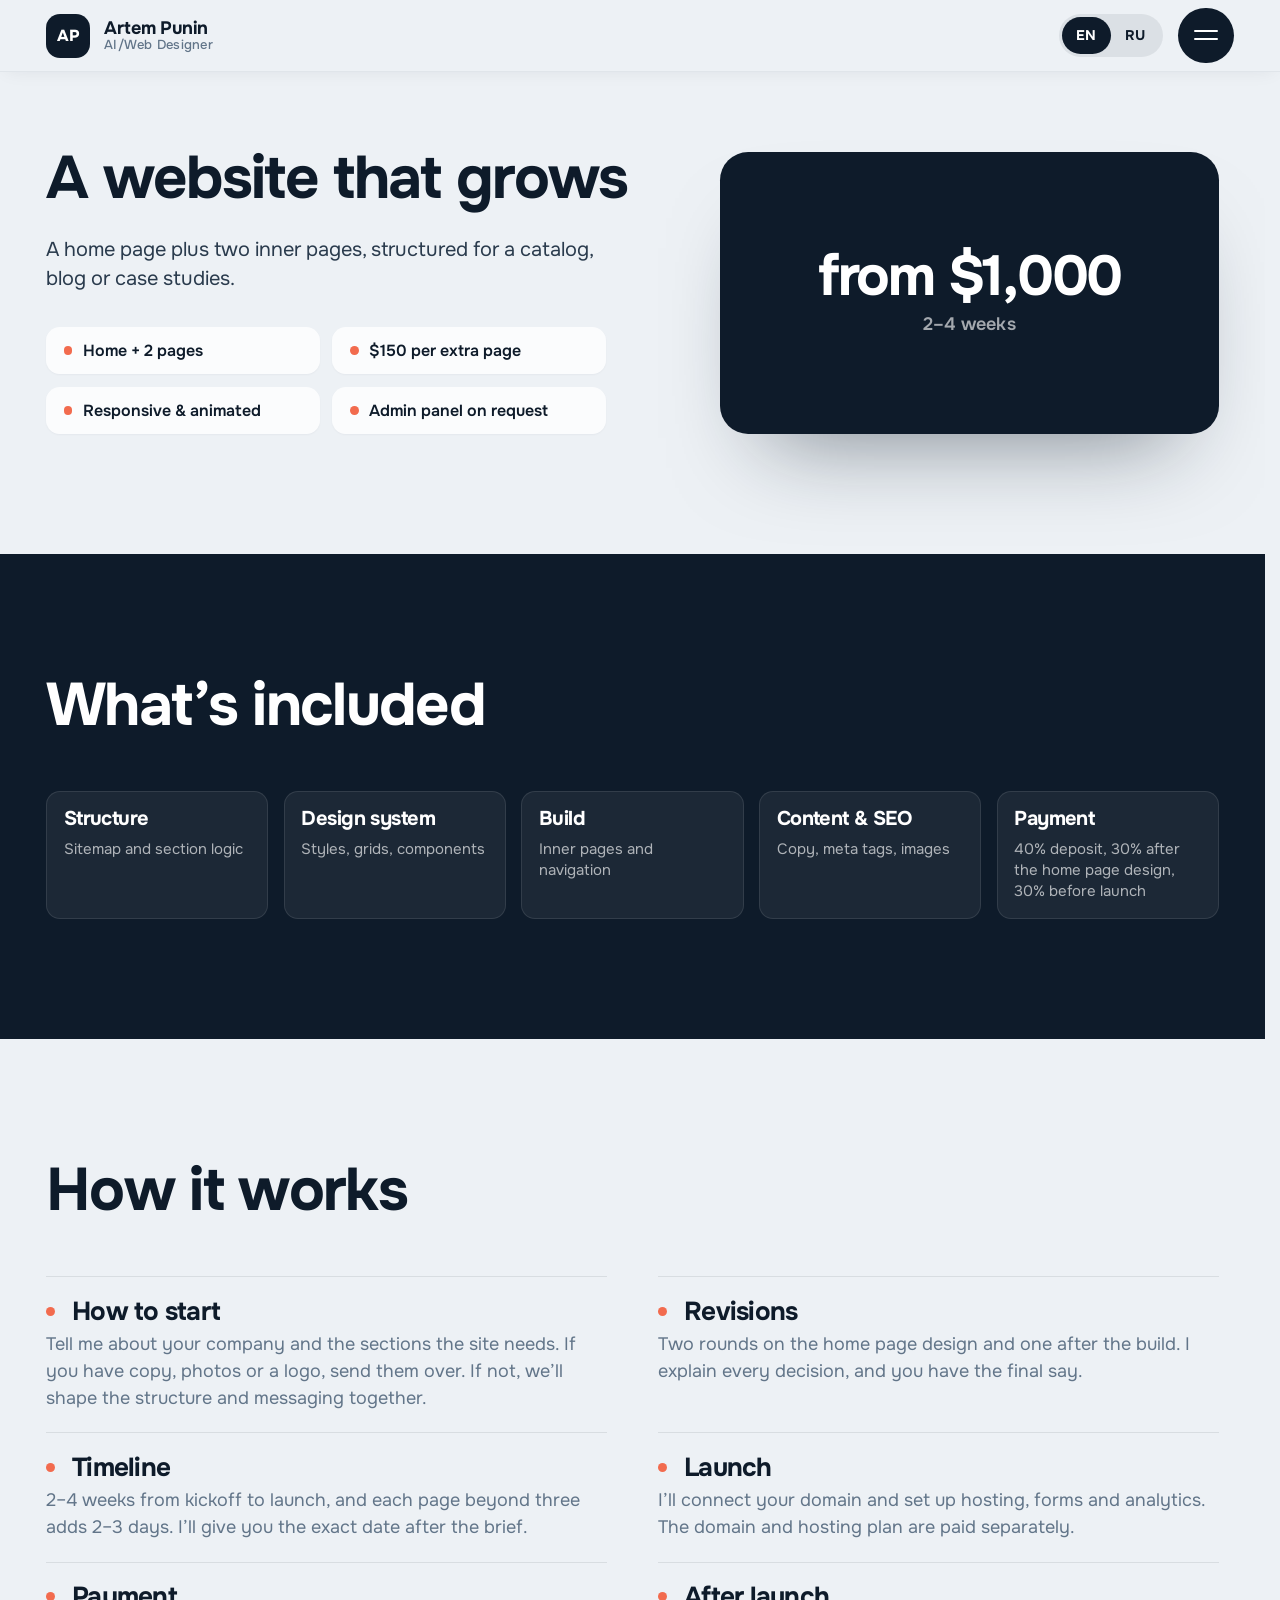
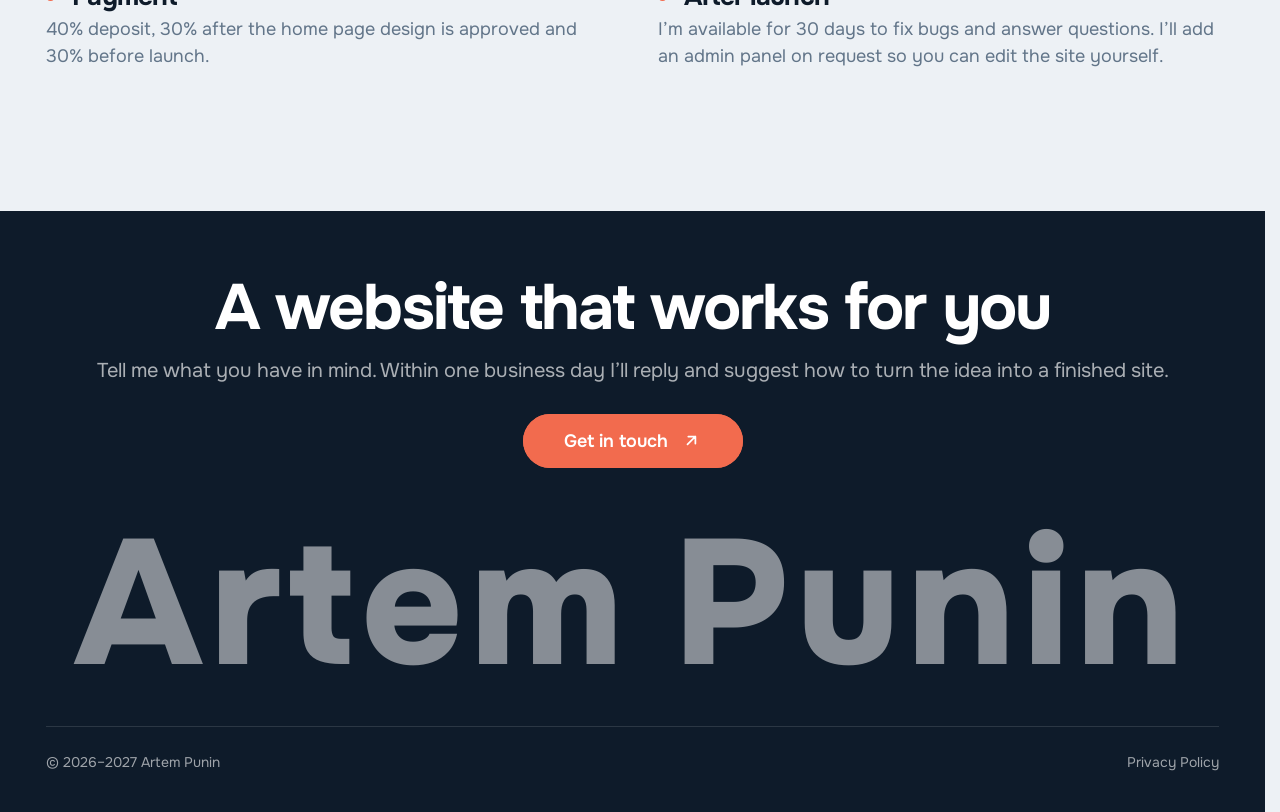
<file: services/multipage.html>
<!DOCTYPE html>
<html lang="en">
<head>
  <meta charset="UTF-8">
  <meta name="viewport" content="width=device-width, initial-scale=1">
  <title>Multi-page website — Artem Punin</title>
  <meta name="description" content="Multi-page website: a home page plus two inner pages, structured for a catalog, blog or case studies. From $1,000, 2–4 weeks.">
  <meta name="theme-color" content="#edf1f5">

  <link rel="preconnect" href="https://fonts.googleapis.com">
  <link rel="preconnect" href="https://fonts.gstatic.com" crossorigin>
  <link href="https://fonts.googleapis.com/css2?family=Onest:wght@300..900&display=swap" rel="stylesheet">

  <!-- адрес страницы -->
  <link rel="canonical" href="https://artempunin.vercel.app/services/multipage.html">
  <link rel="alternate" hreflang="en" href="https://artempunin.vercel.app/services/multipage.html">
  <link rel="alternate" hreflang="ru" href="https://artempunin.vercel.app/services/multipage-ru.html">
  <link rel="alternate" hreflang="x-default" href="https://artempunin.vercel.app/services/multipage.html">

  <!-- превью ссылки в мессенджерах и соцсетях -->
  <meta property="og:type" content="website">
  <meta property="og:site_name" content="Artem Punin">
  <meta property="og:title" content="Multi-page website — Artem Punin">
  <meta property="og:description" content="A home page plus two inner pages, structured for a catalog, blog or case studies. From $1,000, 2–4 weeks.">
  <meta property="og:url" content="https://artempunin.vercel.app/services/multipage.html">
  <meta property="og:image" content="https://artempunin.vercel.app/img/Seo.jpg">
  <meta property="og:image:width" content="1200">
  <meta property="og:image:height" content="630">
  <meta property="og:image:alt" content="Multi-page website — Artem Punin">
  <meta property="og:locale" content="en_US">
  <meta property="og:locale:alternate" content="ru_RU">
  <meta name="twitter:card" content="summary_large_image">
  <meta name="twitter:title" content="Multi-page website — Artem Punin">
  <meta name="twitter:description" content="A home page plus two inner pages, structured for a catalog, blog or case studies. From $1,000, 2–4 weeks.">
  <meta name="twitter:image" content="https://artempunin.vercel.app/img/Seo.jpg">

  <!-- иконки: favicon векторный; манифест и apple-touch подключает main.js на http(s) -->
  <link rel="icon" href="../icon.svg" type="image/svg+xml">

  <script type="application/ld+json">
  {
    "@context": "https://schema.org",
    "@type": "Service",
    "@id": "https://artempunin.vercel.app/services/multipage.html#service",
    "url": "https://artempunin.vercel.app/services/multipage.html",
    "name": "Multi-page website",
    "description": "A company website with an admin panel. From $1,000, 2–4 weeks.",
    "serviceType": "Multi-page website design and development",
    "provider": {
      "@type": "Person",
      "@id": "https://artempunin.vercel.app/#person",
      "name": "Artem Punin",
      "url": "https://artempunin.vercel.app/"
    }
  }
  </script>
  <link rel="stylesheet" href="../css/style.css">
</head>
<body>

<div class="site" data-page-lang="en" data-page-title="Multi-page website — Artem Punin">

  <header class="hdr">
    <a class="logo" href="../index.html">
      <span class="logo__mark" aria-hidden="true">AP</span>
      <span>Artem Punin
        <small>AI/Web Designer</small>
      </span>
    </a>
    <div class="lang" role="group" aria-label="Language">
      <a href="multipage.html" data-lang="en" aria-current="true">EN</a>
      <a href="multipage-ru.html" data-lang="ru" aria-current="false">RU</a>
    </div>
    <button class="burger" type="button" aria-expanded="false" aria-controls="menu" aria-label="Open menu">
      <span></span><span></span>
    </button>
  </header>

  <nav class="menu" id="menu" aria-hidden="true" inert>
    <ul class="menu__list">
      <li><a href="../index.html#cycle">Process</a></li>
      <li><a href="../index.html#path">My path</a></li>
      <li><a href="../index.html#services">Services</a></li>
      <li><a href="../index.html#cases">Work</a></li>
      <li><a href="../index.html#faq">FAQ</a></li>
      <li><a href="../index.html#contact">Contact</a></li>
    </ul>
    <div class="menu__aside">
      <a class="btn btn--primary menu__button" href="#" data-stub aria-disabled="true" data-magnetic>
        <span>Get in touch</span>
        <svg viewBox="0 0 24 24" fill="none" stroke="currentColor" stroke-width="2.2" stroke-linecap="round" stroke-linejoin="round" aria-hidden="true"><path d="M7 17 17 7M8 7h9v9"/></svg>
      </a>
    </div>
  </nav>

  <main>

    <section class="p-hero sec">

      <div class="p-hero__grid">
        <div class="p-hero__head">

          <h1 data-reveal="words">A website that grows</h1>

          <p class="lead" data-reveal>
            A home page plus two inner pages, structured for a catalog, blog or case studies.
          </p>
        </div>

        <ul class="p-tags" data-reveal>
          <li>Home + 2 pages</li>
          <li>$150 per extra page</li>
          <li>Responsive &amp; animated</li>
          <li>Admin panel on request</li>
        </ul>

        <div class="p-price" data-reveal><b>from $1,000</b><span>2–4 weeks</span></div>
      </div>
    </section>

    <section class="sec incl-sec" id="included">
      <div class="sec-head">
        <div>
          <h2 data-reveal="words">What’s included</h2>
        </div>
      </div>

      <ul class="incl">
        <li data-reveal style="--d:0"><h3>Structure</h3><p>Sitemap and section logic</p></li>
        <li data-reveal style="--d:70"><h3>Design system</h3><p>Styles, grids, components</p></li>
        <li data-reveal style="--d:140"><h3>Build</h3><p>Inner pages and navigation</p></li>
        <li data-reveal style="--d:210"><h3>Content &amp; SEO</h3><p>Copy, meta tags, images</p></li>
        <li class="incl__pay" data-reveal style="--d:280"><h3>Payment</h3><p>40% deposit, 30% after the home page design, 30% before launch</p></li>
      </ul>
    </section>

    <section class="sec facts-sec">
      <div class="sec-head">
        <div>
          <h2 data-reveal="words">How it works</h2>
        </div>
      </div>

      <ul class="facts" data-reveal>
        <li><h3>How to start</h3><p>Tell me about your company and the sections the site needs. If you have copy, photos or a logo, send them over. If not, we’ll shape the structure and messaging together.</p></li>
        <li><h3>Timeline</h3><p>2–4 weeks from kickoff to launch, and each page beyond three adds 2–3 days. I’ll give you the exact date after the brief.</p></li>
        <li><h3>Payment</h3><p>40% deposit, 30% after the home page design is approved and 30% before launch.</p></li>
        <li><h3>Revisions</h3><p>Two rounds on the home page design and one after the build. I explain every decision, and you have the final say.</p></li>
        <li><h3>Launch</h3><p>I’ll connect your domain and set up hosting, forms and analytics. The domain and hosting plan are paid separately.</p></li>
        <li><h3>After launch</h3><p>I’m available for 30 days to fix bugs and answer questions. I’ll add an admin panel on request so you can edit the site yourself.</p></li>
      </ul>
    </section>

  </main>

  <footer class="foot foot--flush" id="contact">
    <div class="foot__cta">
      <div class="foot__text">
        <h2 class="foot__title"><span class="foot__line">A website that</span> <span class="foot__line">works for you</span></h2>
        <p class="foot__sub">Tell me what you have in mind. Within one business day I’ll reply and suggest how to turn the idea into a finished site.</p>
      </div>

      <a class="btn btn--primary foot__button" href="#" data-stub aria-disabled="true" data-magnetic>
        <span>Get in touch</span>
        <svg viewBox="0 0 24 24" fill="none" stroke="currentColor" stroke-width="2.2" stroke-linecap="round" stroke-linejoin="round" aria-hidden="true"><path d="M7 17 17 7M8 7h9v9"/></svg>
      </a>
    </div>

    <p class="foot__name" role="img" aria-label="Artem Punin">Artem Punin</p>

    <div class="foot__bottom">
      <p>© <span data-copy-years="2026">2026–2027</span> Artem Punin</p>
      <button class="foot__policy" type="button" data-policy-open aria-haspopup="dialog">Privacy Policy</button>
    </div>
  </footer>

  <div class="policy" id="policy" role="dialog" aria-modal="true" aria-labelledby="policy-title" aria-hidden="true">
    <div class="policy__backdrop" data-policy-close></div>
    <div class="policy__panel">
      <button class="policy__close" type="button" data-policy-close aria-label="Close"><svg viewBox="0 0 24 24" fill="none" stroke="currentColor" stroke-width="2.2" stroke-linecap="round" aria-hidden="true"><path d="M6 6l12 12M18 6L6 18"/></svg></button>
      <h2 class="policy__title" id="policy-title">Privacy Policy</h2>
      <p>This is a portfolio site. It has no forms, sign-ups, ads or analytics, so I don’t collect any data about visitors.</p>
      <p>Like any website, it is hosted on a server that automatically receives technical data, such as your IP address and browser type. It is needed only so the page can load.</p>
      <p>If this policy changes, the new version will appear on this page.</p>
    </div>
  </div>

</div>

<script src="../js/main.js" defer></script>
</body>
</html>
</file>
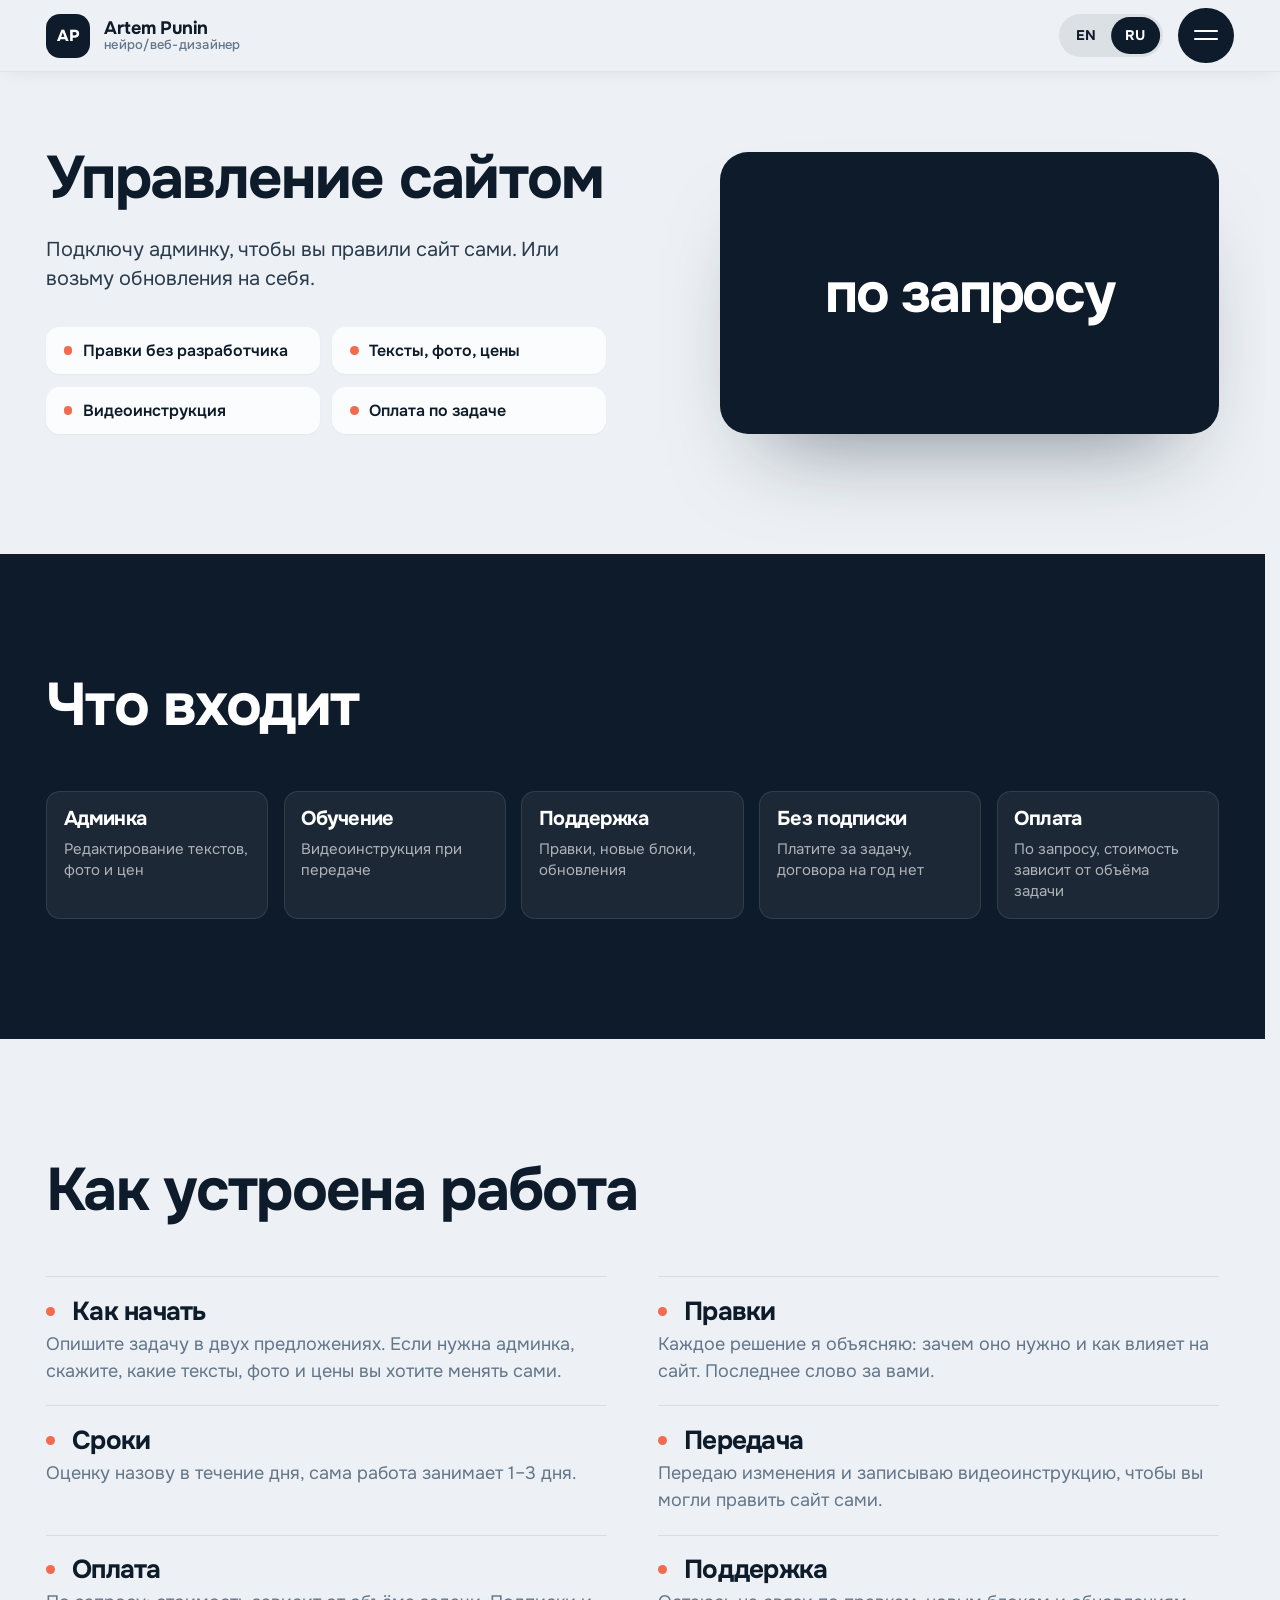
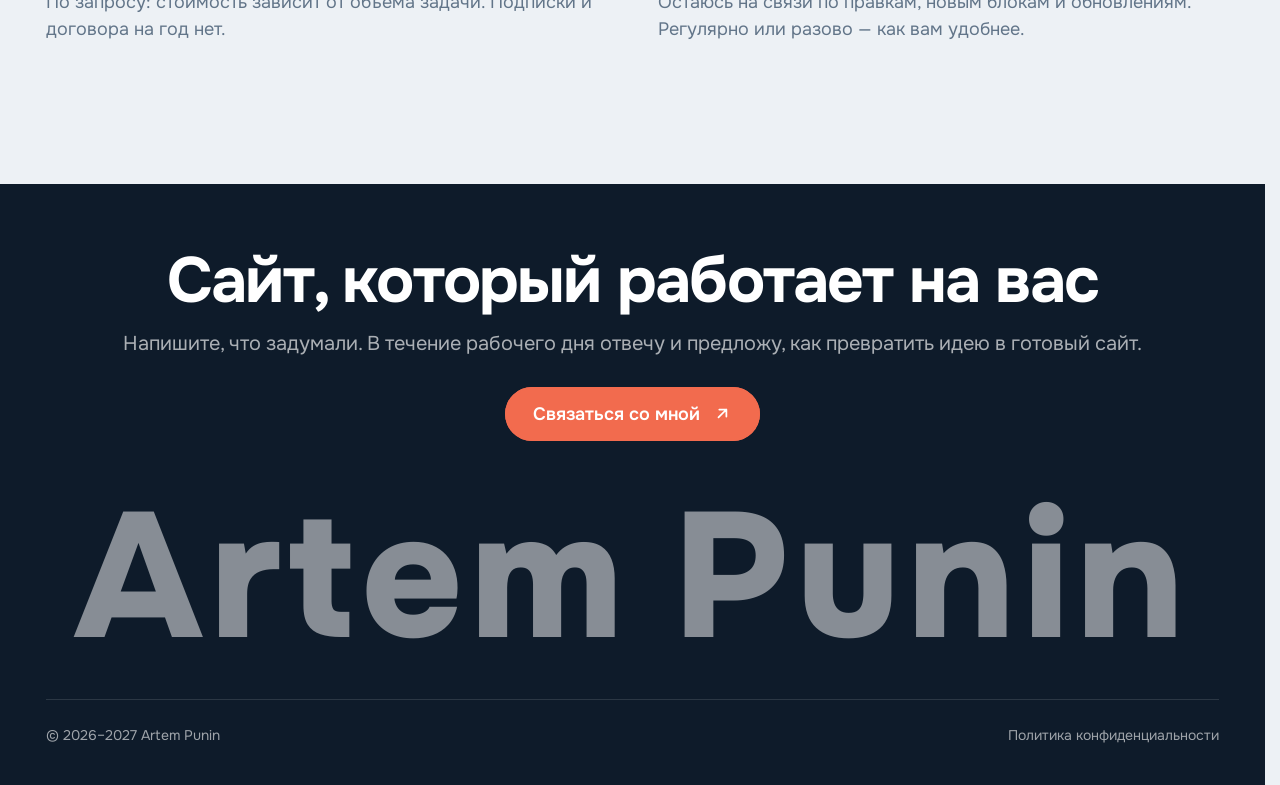
<file: services/support-ru.html>
<!DOCTYPE html>
<html lang="ru">
<head>
  <meta charset="UTF-8">
  <meta name="viewport" content="width=device-width, initial-scale=1">
  <title>Админка и поддержка — Artem Punin</title>
  <meta name="description" content="Админка и поддержка: правки без разработчика, обновления и новые блоки. Цена по запросу.">
  <meta name="theme-color" content="#edf1f5">

  <link rel="preconnect" href="https://fonts.googleapis.com">
  <link rel="preconnect" href="https://fonts.gstatic.com" crossorigin>
  <link href="https://fonts.googleapis.com/css2?family=Onest:wght@300..900&display=swap" rel="stylesheet">

  <!-- адрес страницы -->
  <link rel="canonical" href="https://artempunin.vercel.app/services/support-ru.html">
  <link rel="alternate" hreflang="en" href="https://artempunin.vercel.app/services/support.html">
  <link rel="alternate" hreflang="ru" href="https://artempunin.vercel.app/services/support-ru.html">
  <link rel="alternate" hreflang="x-default" href="https://artempunin.vercel.app/services/support.html">

  <!-- превью ссылки в мессенджерах и соцсетях -->
  <meta property="og:type" content="website">
  <meta property="og:site_name" content="Artem Punin">
  <meta property="og:title" content="Админка и поддержка — Artem Punin">
  <meta property="og:description" content="Правки без разработчика, обновления и новые блоки. Цена по запросу.">
  <meta property="og:url" content="https://artempunin.vercel.app/services/support-ru.html">
  <meta property="og:image" content="https://artempunin.vercel.app/img/Seo_ru.jpg">
  <meta property="og:image:width" content="1200">
  <meta property="og:image:height" content="630">
  <meta property="og:image:alt" content="Админка и поддержка — Artem Punin">
  <meta property="og:locale" content="ru_RU">
  <meta property="og:locale:alternate" content="en_US">
  <meta name="twitter:card" content="summary_large_image">
  <meta name="twitter:title" content="Админка и поддержка — Artem Punin">
  <meta name="twitter:description" content="Правки без разработчика, обновления и новые блоки. Цена по запросу.">
  <meta name="twitter:image" content="https://artempunin.vercel.app/img/Seo_ru.jpg">

  <!-- иконки: favicon векторный; манифест и apple-touch подключает main.js на http(s) -->
  <link rel="icon" href="../icon.svg" type="image/svg+xml">

  <script type="application/ld+json">
  {
    "@context": "https://schema.org",
    "@type": "Service",
    "@id": "https://artempunin.vercel.app/services/support-ru.html#service",
    "url": "https://artempunin.vercel.app/services/support-ru.html",
    "name": "Админка и поддержка",
    "description": "Настройка админки и обновление сайта: тексты, фото, цены и кейсы.",
    "serviceType": "Управление сайтом и поддержка",
    "provider": {
      "@type": "Person",
      "@id": "https://artempunin.vercel.app/#person",
      "name": "Artem Punin",
      "url": "https://artempunin.vercel.app/"
    }
  }
  </script>
  <link rel="stylesheet" href="../css/style.css">
</head>
<body>

<div class="site" data-page-lang="ru" data-page-title="Админка и поддержка — Artem Punin">

  <header class="hdr">
    <a class="logo" href="../index-ru.html">
      <span class="logo__mark" aria-hidden="true">AP</span>
      <span>Artem Punin
        <small>нейро/веб-дизайнер</small>
      </span>
    </a>
    <div class="lang" role="group" aria-label="Язык">
      <a href="support.html" data-lang="en" aria-current="false">EN</a>
      <a href="support-ru.html" data-lang="ru" aria-current="true">RU</a>
    </div>
    <button class="burger" type="button" aria-expanded="false" aria-controls="menu" aria-label="Открыть меню">
      <span></span><span></span>
    </button>
  </header>

  <nav class="menu" id="menu" aria-hidden="true" inert>
    <ul class="menu__list">
      <li><a href="../index-ru.html#cycle">Процесс</a></li>
      <li><a href="../index-ru.html#path">Мой путь</a></li>
      <li><a href="../index-ru.html#services">Услуги</a></li>
      <li><a href="../index-ru.html#cases">Кейсы</a></li>
      <li><a href="../index-ru.html#faq">Вопросы</a></li>
      <li><a href="../index-ru.html#contact">Контакты</a></li>
    </ul>
    <div class="menu__aside">
      <a class="btn btn--primary menu__button" href="#" data-stub aria-disabled="true" data-magnetic>
        <span>Связаться со мной</span>
        <svg viewBox="0 0 24 24" fill="none" stroke="currentColor" stroke-width="2.2" stroke-linecap="round" stroke-linejoin="round" aria-hidden="true"><path d="M7 17 17 7M8 7h9v9"/></svg>
      </a>
    </div>
  </nav>

  <main>

    <section class="p-hero sec">

      <div class="p-hero__grid">
        <div class="p-hero__head">

          <h1 data-reveal="words">Управление сайтом</h1>

          <p class="lead" data-reveal>
            Подключу админку, чтобы вы правили сайт сами. Или возьму обновления на себя.
          </p>
        </div>

        <ul class="p-tags" data-reveal>
          <li>Правки без разработчика</li>
          <li>Тексты, фото, цены</li>
          <li>Видеоинструкция</li>
          <li>Оплата по задаче</li>
        </ul>

        <div class="p-price" data-reveal><b>по запросу</b></div>
      </div>
    </section>

    <section class="sec incl-sec" id="included">
      <div class="sec-head">
        <div>
          <h2 data-reveal="words">Что входит</h2>
        </div>
      </div>

      <ul class="incl">
        <li data-reveal style="--d:0"><h3>Админка</h3><p>Редактирование текстов, фото и цен</p></li>
        <li data-reveal style="--d:70"><h3>Обучение</h3><p>Видеоинструкция при передаче</p></li>
        <li data-reveal style="--d:140"><h3>Поддержка</h3><p>Правки, новые блоки, обновления</p></li>
        <li data-reveal style="--d:210"><h3>Без подписки</h3><p>Платите за задачу, договора на год нет</p></li>
        <li class="incl__pay" data-reveal style="--d:280"><h3>Оплата</h3><p>По запросу, стоимость зависит от объёма задачи</p></li>
      </ul>
    </section>

    <section class="sec facts-sec">
      <div class="sec-head">
        <div>
          <h2 data-reveal="words">Как устроена работа</h2>
        </div>
      </div>

      <ul class="facts" data-reveal>
        <li><h3>Как начать</h3><p>Опишите задачу в двух предложениях. Если нужна админка, скажите, какие тексты, фото и цены вы хотите менять сами.</p></li>
        <li><h3>Сроки</h3><p>Оценку назову в течение дня, сама работа занимает 1–3 дня.</p></li>
        <li><h3>Оплата</h3><p>По запросу: стоимость зависит от объёма задачи. Подписки и договора на год нет.</p></li>
        <li><h3>Правки</h3><p>Каждое решение я объясняю: зачем оно нужно и как влияет на сайт. Последнее слово за вами.</p></li>
        <li><h3>Передача</h3><p>Передаю изменения и записываю видеоинструкцию, чтобы вы могли править сайт сами.</p></li>
        <li><h3>Поддержка</h3><p>Остаюсь на связи по правкам, новым блокам и обновлениям. Регулярно или разово — как вам удобнее.</p></li>
      </ul>
    </section>

  </main>

  <footer class="foot foot--flush" id="contact">
    <div class="foot__cta">
      <div class="foot__text">
        <h2 class="foot__title"><span class="foot__line">Сайт, который</span> <span class="foot__line">работает на вас</span></h2>
        <p class="foot__sub">Напишите, что задумали. В течение рабочего дня отвечу и предложу, как превратить идею в готовый сайт.</p>
      </div>

      <a class="btn btn--primary foot__button" href="#" data-stub aria-disabled="true" data-magnetic>
        <span>Связаться со мной</span>
        <svg viewBox="0 0 24 24" fill="none" stroke="currentColor" stroke-width="2.2" stroke-linecap="round" stroke-linejoin="round" aria-hidden="true"><path d="M7 17 17 7M8 7h9v9"/></svg>
      </a>
    </div>

    <p class="foot__name" role="img" aria-label="Artem Punin">Artem Punin</p>

    <div class="foot__bottom">
      <p>© <span data-copy-years="2026">2026–2027</span> Artem Punin</p>
      <button class="foot__policy" type="button" data-policy-open aria-haspopup="dialog">Политика конфиденциальности</button>
    </div>
  </footer>

  <div class="policy" id="policy" role="dialog" aria-modal="true" aria-labelledby="policy-title" aria-hidden="true">
    <div class="policy__backdrop" data-policy-close></div>
    <div class="policy__panel">
      <button class="policy__close" type="button" data-policy-close aria-label="Закрыть"><svg viewBox="0 0 24 24" fill="none" stroke="currentColor" stroke-width="2.2" stroke-linecap="round" aria-hidden="true"><path d="M6 6l12 12M18 6L6 18"/></svg></button>
      <h2 class="policy__title" id="policy-title">Политика конфиденциальности</h2>
      <p>Это сайт-портфолио. Здесь нет форм, регистрации, рекламы и аналитики, поэтому я не собираю никаких данных о посетителях.</p>
      <p>Как и любой сайт, он размещён на хостинге, который автоматически получает технические данные, например IP-адрес и тип браузера. Они нужны только для того, чтобы страница открылась.</p>
      <p>Если политика изменится, новая версия появится на этой странице.</p>
    </div>
  </div>

</div>

<script src="../js/main.js" defer></script>
</body>
</html>
</file>
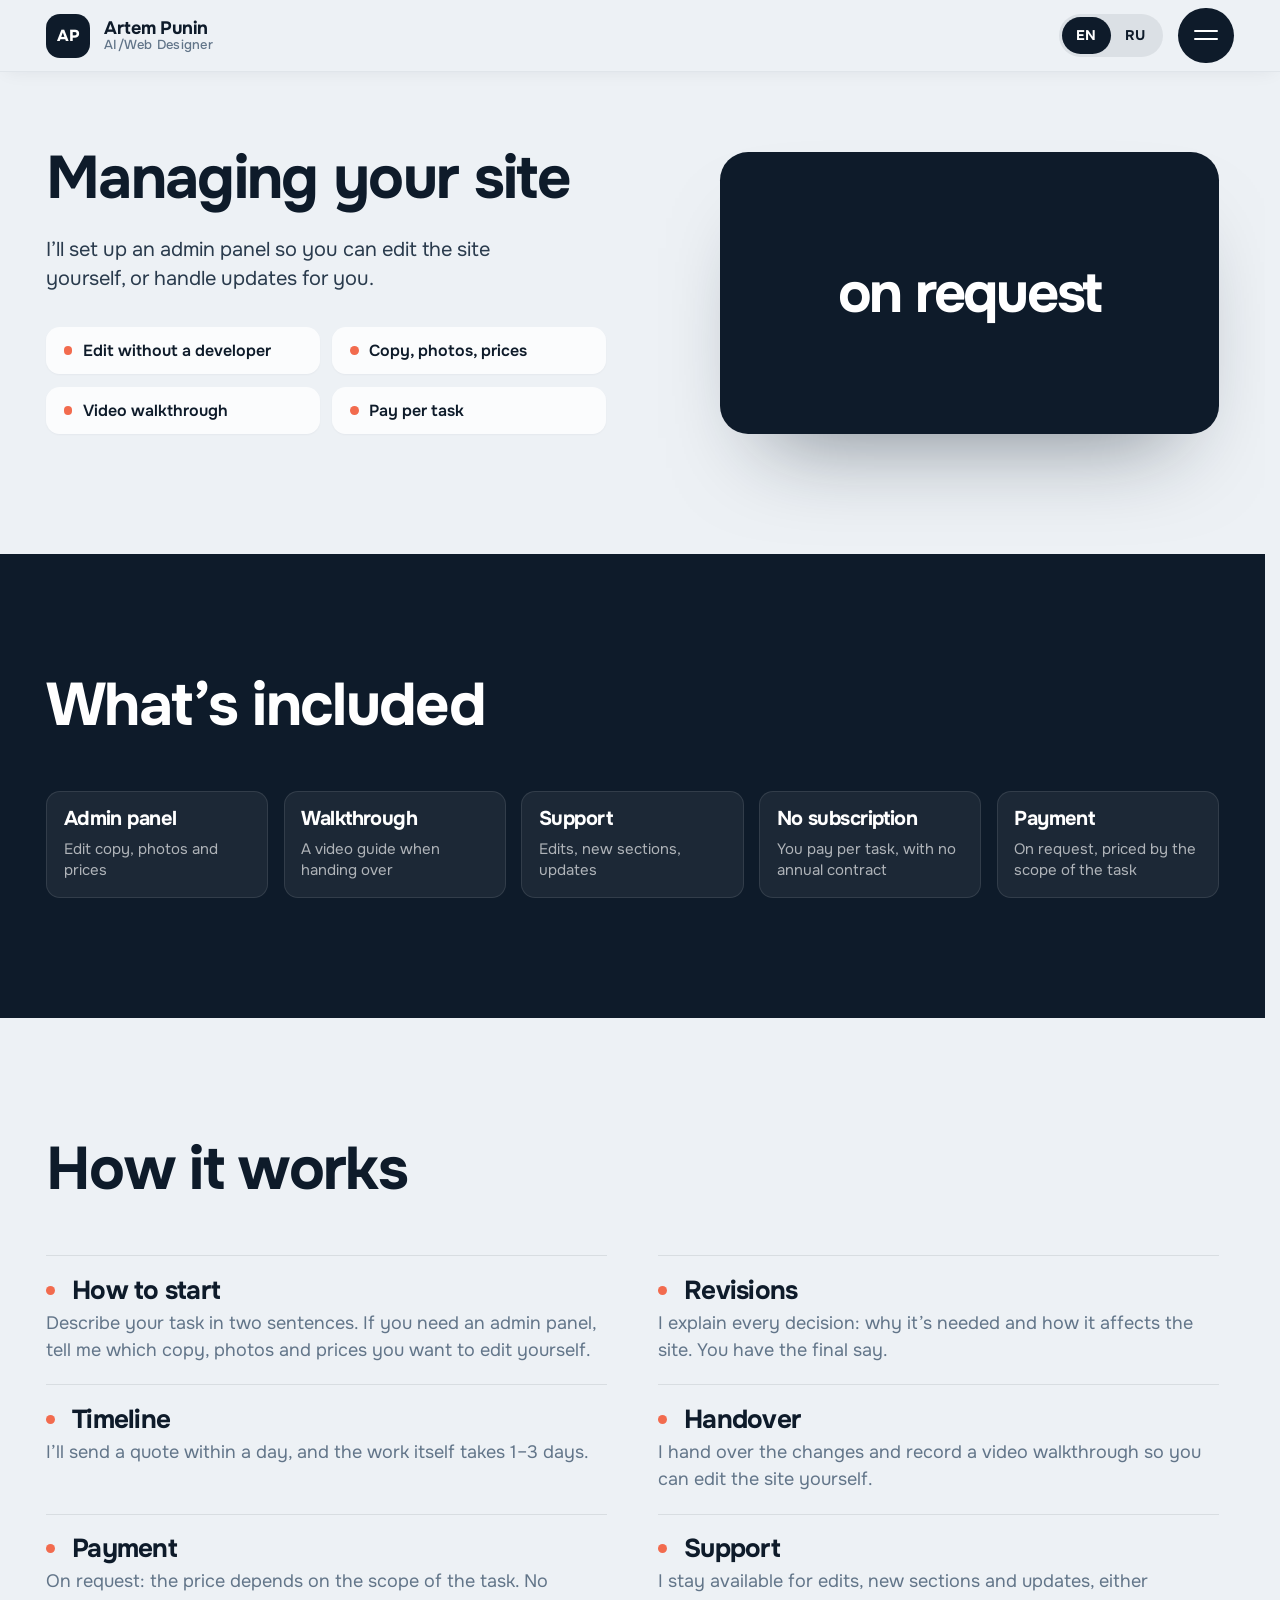
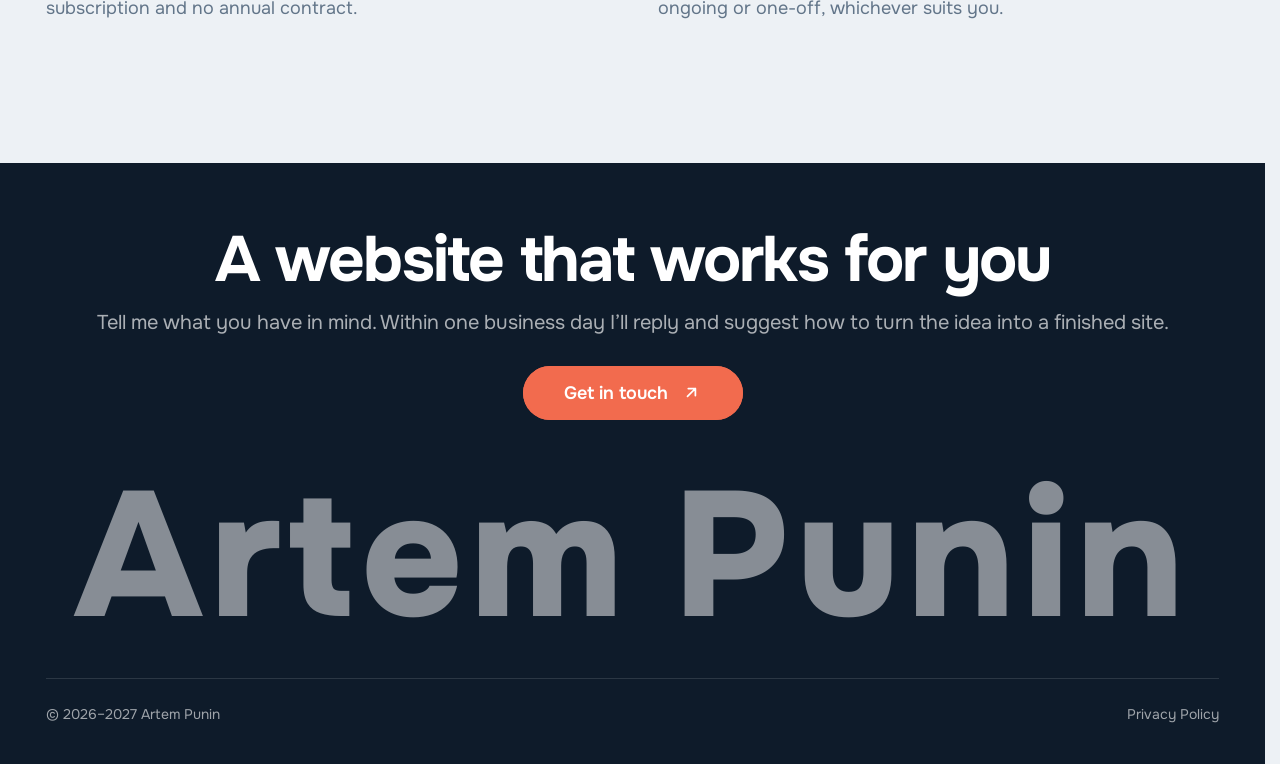
<file: services/support.html>
<!DOCTYPE html>
<html lang="en">
<head>
  <meta charset="UTF-8">
  <meta name="viewport" content="width=device-width, initial-scale=1">
  <title>Site management — Artem Punin</title>
  <meta name="description" content="Site management: an admin panel for editing the site yourself, plus updates and new sections. Priced on request.">
  <meta name="theme-color" content="#edf1f5">

  <link rel="preconnect" href="https://fonts.googleapis.com">
  <link rel="preconnect" href="https://fonts.gstatic.com" crossorigin>
  <link href="https://fonts.googleapis.com/css2?family=Onest:wght@300..900&display=swap" rel="stylesheet">

  <!-- адрес страницы -->
  <link rel="canonical" href="https://artempunin.vercel.app/services/support.html">
  <link rel="alternate" hreflang="en" href="https://artempunin.vercel.app/services/support.html">
  <link rel="alternate" hreflang="ru" href="https://artempunin.vercel.app/services/support-ru.html">
  <link rel="alternate" hreflang="x-default" href="https://artempunin.vercel.app/services/support.html">

  <!-- превью ссылки в мессенджерах и соцсетях -->
  <meta property="og:type" content="website">
  <meta property="og:site_name" content="Artem Punin">
  <meta property="og:title" content="Site management — Artem Punin">
  <meta property="og:description" content="An admin panel for editing the site yourself, plus updates and new sections. Priced on request.">
  <meta property="og:url" content="https://artempunin.vercel.app/services/support.html">
  <meta property="og:image" content="https://artempunin.vercel.app/img/Seo.jpg">
  <meta property="og:image:width" content="1200">
  <meta property="og:image:height" content="630">
  <meta property="og:image:alt" content="Site management — Artem Punin">
  <meta property="og:locale" content="en_US">
  <meta property="og:locale:alternate" content="ru_RU">
  <meta name="twitter:card" content="summary_large_image">
  <meta name="twitter:title" content="Site management — Artem Punin">
  <meta name="twitter:description" content="An admin panel for editing the site yourself, plus updates and new sections. Priced on request.">
  <meta name="twitter:image" content="https://artempunin.vercel.app/img/Seo.jpg">

  <!-- иконки: favicon векторный; манифест и apple-touch подключает main.js на http(s) -->
  <link rel="icon" href="../icon.svg" type="image/svg+xml">

  <script type="application/ld+json">
  {
    "@context": "https://schema.org",
    "@type": "Service",
    "@id": "https://artempunin.vercel.app/services/support.html#service",
    "url": "https://artempunin.vercel.app/services/support.html",
    "name": "Admin panel & support",
    "description": "Admin panel setup and website updates: copy, photos, prices and case studies.",
    "serviceType": "Website management and support",
    "provider": {
      "@type": "Person",
      "@id": "https://artempunin.vercel.app/#person",
      "name": "Artem Punin",
      "url": "https://artempunin.vercel.app/"
    }
  }
  </script>
  <link rel="stylesheet" href="../css/style.css">
</head>
<body>

<div class="site" data-page-lang="en" data-page-title="Site management — Artem Punin">

  <header class="hdr">
    <a class="logo" href="../index.html">
      <span class="logo__mark" aria-hidden="true">AP</span>
      <span>Artem Punin
        <small>AI/Web Designer</small>
      </span>
    </a>
    <div class="lang" role="group" aria-label="Language">
      <a href="support.html" data-lang="en" aria-current="true">EN</a>
      <a href="support-ru.html" data-lang="ru" aria-current="false">RU</a>
    </div>
    <button class="burger" type="button" aria-expanded="false" aria-controls="menu" aria-label="Open menu">
      <span></span><span></span>
    </button>
  </header>

  <nav class="menu" id="menu" aria-hidden="true" inert>
    <ul class="menu__list">
      <li><a href="../index.html#cycle">Process</a></li>
      <li><a href="../index.html#path">My path</a></li>
      <li><a href="../index.html#services">Services</a></li>
      <li><a href="../index.html#cases">Work</a></li>
      <li><a href="../index.html#faq">FAQ</a></li>
      <li><a href="../index.html#contact">Contact</a></li>
    </ul>
    <div class="menu__aside">
      <a class="btn btn--primary menu__button" href="#" data-stub aria-disabled="true" data-magnetic>
        <span>Get in touch</span>
        <svg viewBox="0 0 24 24" fill="none" stroke="currentColor" stroke-width="2.2" stroke-linecap="round" stroke-linejoin="round" aria-hidden="true"><path d="M7 17 17 7M8 7h9v9"/></svg>
      </a>
    </div>
  </nav>

  <main>

    <section class="p-hero sec">

      <div class="p-hero__grid">
        <div class="p-hero__head">

          <h1 data-reveal="words">Managing your site</h1>

          <p class="lead" data-reveal>
            I’ll set up an admin panel so you can edit the site yourself, or handle updates for you.
          </p>
        </div>

        <ul class="p-tags" data-reveal>
          <li>Edit without a developer</li>
          <li>Copy, photos, prices</li>
          <li>Video walkthrough</li>
          <li>Pay per task</li>
        </ul>

        <div class="p-price" data-reveal><b>on request</b></div>
      </div>
    </section>

    <section class="sec incl-sec" id="included">
      <div class="sec-head">
        <div>
          <h2 data-reveal="words">What’s included</h2>
        </div>
      </div>

      <ul class="incl">
        <li data-reveal style="--d:0"><h3>Admin panel</h3><p>Edit copy, photos and prices</p></li>
        <li data-reveal style="--d:70"><h3>Walkthrough</h3><p>A video guide when handing over</p></li>
        <li data-reveal style="--d:140"><h3>Support</h3><p>Edits, new sections, updates</p></li>
        <li data-reveal style="--d:210"><h3>No subscription</h3><p>You pay per task, with no annual contract</p></li>
        <li class="incl__pay" data-reveal style="--d:280"><h3>Payment</h3><p>On request, priced by the scope of the task</p></li>
      </ul>
    </section>

    <section class="sec facts-sec">
      <div class="sec-head">
        <div>
          <h2 data-reveal="words">How it works</h2>
        </div>
      </div>

      <ul class="facts" data-reveal>
        <li><h3>How to start</h3><p>Describe your task in two sentences. If you need an admin panel, tell me which copy, photos and prices you want to edit yourself.</p></li>
        <li><h3>Timeline</h3><p>I’ll send a quote within a day, and the work itself takes 1–3 days.</p></li>
        <li><h3>Payment</h3><p>On request: the price depends on the scope of the task. No subscription and no annual contract.</p></li>
        <li><h3>Revisions</h3><p>I explain every decision: why it’s needed and how it affects the site. You have the final say.</p></li>
        <li><h3>Handover</h3><p>I hand over the changes and record a video walkthrough so you can edit the site yourself.</p></li>
        <li><h3>Support</h3><p>I stay available for edits, new sections and updates, either ongoing or one-off, whichever suits you.</p></li>
      </ul>
    </section>

  </main>

  <footer class="foot foot--flush" id="contact">
    <div class="foot__cta">
      <div class="foot__text">
        <h2 class="foot__title"><span class="foot__line">A website that</span> <span class="foot__line">works for you</span></h2>
        <p class="foot__sub">Tell me what you have in mind. Within one business day I’ll reply and suggest how to turn the idea into a finished site.</p>
      </div>

      <a class="btn btn--primary foot__button" href="#" data-stub aria-disabled="true" data-magnetic>
        <span>Get in touch</span>
        <svg viewBox="0 0 24 24" fill="none" stroke="currentColor" stroke-width="2.2" stroke-linecap="round" stroke-linejoin="round" aria-hidden="true"><path d="M7 17 17 7M8 7h9v9"/></svg>
      </a>
    </div>

    <p class="foot__name" role="img" aria-label="Artem Punin">Artem Punin</p>

    <div class="foot__bottom">
      <p>© <span data-copy-years="2026">2026–2027</span> Artem Punin</p>
      <button class="foot__policy" type="button" data-policy-open aria-haspopup="dialog">Privacy Policy</button>
    </div>
  </footer>

  <div class="policy" id="policy" role="dialog" aria-modal="true" aria-labelledby="policy-title" aria-hidden="true">
    <div class="policy__backdrop" data-policy-close></div>
    <div class="policy__panel">
      <button class="policy__close" type="button" data-policy-close aria-label="Close"><svg viewBox="0 0 24 24" fill="none" stroke="currentColor" stroke-width="2.2" stroke-linecap="round" aria-hidden="true"><path d="M6 6l12 12M18 6L6 18"/></svg></button>
      <h2 class="policy__title" id="policy-title">Privacy Policy</h2>
      <p>This is a portfolio site. It has no forms, sign-ups, ads or analytics, so I don’t collect any data about visitors.</p>
      <p>Like any website, it is hosted on a server that automatically receives technical data, such as your IP address and browser type. It is needed only so the page can load.</p>
      <p>If this policy changes, the new version will appear on this page.</p>
    </div>
  </div>

</div>

<script src="../js/main.js" defer></script>
</body>
</html>
</file>
<file: css/style.css>
:root {
  --bg: #edf1f5;
  --bg-2: #f5f7fa;
  --ink: #0e1b2a;
  --ink-2: #2a3b4d;
  --muted: #627589;
  --line: rgba(14, 27, 42, 0.09);
  --card: rgba(255, 255, 255, 0.78);
  --navy: #0e1b2a;
  --navy-2: #16293d;
  --accent: #f26b4e;
  --accent-dark: #d9583d;
  --accent-2: #2f8c7b;
  --sand: #d9b36b;

  --container: 1600px;
  --gutter: clamp(18px, 3.6vw, 60px);
  --pad: max(var(--gutter), calc((100% - var(--container)) / 2));

  --gap: clamp(14px, 1.6vw, 28px);
  --r-xl: clamp(22px, 2.2vw, 36px);
  --r-lg: clamp(16px, 1.6vw, 26px);
  --r-md: 14px;

  --header-h: 72px;
  --sec-space: 120px;

  --fs-h1: 80px;
  --fs-h2: 60px;
  --fs-h3: 26px;
  --fs-lead: 20px;
  --fs-body: 18px;
  --fs-small: 14px;

  --ease: cubic-bezier(0.22, 1, 0.36, 1);
  --ease-io: cubic-bezier(0.65, 0, 0.35, 1);
}

*,
*::before,
*::after {
  box-sizing: border-box;
}

html {
  font-size: 16px;
  scroll-behavior: smooth;
  scroll-padding-top: calc(var(--header-h) + 16px);
  overflow-y: scroll;
  scrollbar-gutter: stable;
  -webkit-text-size-adjust: 100%;
}

body {
  margin: 0;
  font-family: "Onest", system-ui, -apple-system, "Segoe UI", Roboto, sans-serif;
  font-size: var(--fs-body);
  line-height: 1.5;
  color: var(--ink);
  background: var(--bg);
  -webkit-font-smoothing: antialiased;
  overflow-x: clip;
}

img {
  display: block;
  max-width: 100%;
}

a {
  color: inherit;
  text-decoration: none;
}

button {
  font: inherit;
  color: inherit;
  background: none;
  border: 0;
  padding: 0;
  cursor: pointer;
}

ul,
ol {
  list-style: none;
  margin: 0;
  padding: 0;
}

h1,
h2,
h3,
h4,
p,
figure {
  margin: 0;
}

h1,
h2,
h3 {
  font-weight: 700;
  letter-spacing: -0.028em;
  line-height: 1.04;
  text-wrap: balance;
}

strong,
b {
  font-weight: 700;
}

::selection {
  background: var(--accent);
  color: #fff;
}

:focus-visible {
  outline: 3px solid var(--accent);
  outline-offset: 3px;
  border-radius: 6px;
}

.site {
  position: relative;
  overflow-x: clip;
}

.visually-hidden {
  position: absolute !important;
  width: 1px;
  height: 1px;
  overflow: hidden;
  clip: rect(0 0 0 0);
  white-space: nowrap;
}

.sec {
  position: relative;
  padding: calc(var(--sec-space) / 2) var(--pad);
}

.cycle.sec {
  padding-top: var(--sec-space);
}

.sec-head {
  display: grid;
  grid-template-columns: 1fr;
  justify-items: start;
  gap: 14px;
  margin-bottom: clamp(32px, 4.2vw, 64px);
}

.sec-head h2 {
  font-size: var(--fs-h2);
  line-height: 1.05;
  margin-top: 0;
}

.sec-head .eyebrow + h2 {
  margin-top: 0.35em;
}

.sec-head h2:first-child {
  margin-top: 0;
}

.lead {
  font-size: var(--fs-lead);
  line-height: 1.48;
  color: var(--ink-2);
  max-width: 48ch;
}

.sec-head .lead,
.sec-head .path__intro {
  max-width: 68ch;
  margin-top: 0;
}

.lead__line {
  display: block;
}

.eyebrow {
  display: inline-flex;
  align-items: center;
  gap: 0.65em;
  font-size: var(--fs-small);
  font-weight: 700;
  letter-spacing: 0.14em;
  text-transform: uppercase;
  color: var(--muted);
}

.eyebrow::before {
  content: "";
  flex: none;
  width: 0.55em;
  height: 0.55em;
  border-radius: 50%;
  background: var(--accent);
}

.on-dark .eyebrow,
.on-dark .lead {
  color: rgba(255, 255, 255, 0.62);
}

.btn {
  position: relative;
  display: inline-flex;
  align-items: center;
  gap: 0.75em;
  padding: 0.98em 1.55em;
  border-radius: 999px;
  font-size: var(--fs-body);
  font-weight: 600;
  line-height: 1;
  overflow: hidden;
  isolation: isolate;
  transition: color 0.35s var(--ease), background 0.35s var(--ease), box-shadow 0.35s var(--ease);
}

.btn svg {
  width: 1.05em;
  height: 1.05em;
  flex: none;
  transition: transform 0.38s var(--ease);
}

.btn:hover svg {
  transform: translate(0.18em, -0.18em);
}

.btn--primary {
  background: var(--accent);
  color: #fff;
  box-shadow: inset 0 0 0 2px var(--accent);
}

.btn--primary::before {
  content: "";
  position: absolute;
  inset: 0;
  z-index: -1;
  border-radius: inherit;
  background: var(--navy);
  transform: translateY(101%);
  transition: transform 0.38s var(--ease);
}

.btn--primary:hover {
  color: #fff;
  box-shadow: inset 0 0 0 2px var(--navy);
}

.btn--primary:hover::before {
  transform: none;
}

.btn--ghost {
  background: transparent;
  color: var(--navy);
  box-shadow: inset 0 0 0 2px var(--accent-2);
}

.btn--ghost::before {
  content: "";
  position: absolute;
  inset: 0;
  z-index: -1;
  border-radius: inherit;
  background: var(--accent-2);
  transform: translateY(101%);
  transition: transform 0.38s var(--ease);
}

.btn--ghost:hover {
  color: #fff;
  box-shadow: inset 0 0 0 2px var(--accent-2);
}

.btn--ghost:hover::before {
  transform: none;
}

.btn--light {
  background: #fff;
  color: var(--navy);
}

.btn--light:hover {
  background: var(--accent);
  color: #fff;
}

[data-reveal] {
  opacity: 1;
}

.reveal-ready [data-reveal] {
  opacity: 0;
}

.reveal-ready [data-reveal].is-in {
  animation: reveal 0.9s var(--ease) both;
  animation-delay: calc(var(--d, 0) * 1ms);
}

.reveal-ready [data-reveal="words"],
.reveal-ready [data-reveal="words"].is-in {
  opacity: 1;
  animation: none;
}

@keyframes reveal {
  from {
    opacity: 0;
    translate: 0 24px;
  }
  to {
    opacity: 1;
    translate: 0 0;
  }
}

.w {
  display: inline-block;
  overflow: hidden;
  vertical-align: top;
  padding: 0.12em 0.14em 0.2em;
  margin: -0.12em -0.14em -0.2em;
}

.w__i {
  display: inline-block;
  transform: none;
  transition: none;
}

.reveal-ready .w__i {
  transform: translateY(115%);
  transition: transform 0.85s var(--ease);
  transition-delay: calc(var(--i, 0) * 45ms);
}

.reveal-ready .is-in .w__i {
  transform: none;
}

.hdr {
  position: fixed;
  inset: 0 0 auto 0;
  z-index: 60;
  height: var(--header-h);
  display: grid;
  grid-template-columns: 1fr auto auto;
  align-items: center;
  gap: clamp(10px, 1.2vw, 20px);
  padding: 0 var(--pad);
  background: rgba(237, 241, 245, 0.96);
  border-bottom: 1px solid rgba(14, 27, 42, 0.05);
  box-shadow: 0 4px 18px -6px rgba(14, 27, 42, 0.08);
  transform: translate3d(0, 0, 0);
  backface-visibility: hidden;
  transition: background 0.32s ease, box-shadow 0.32s ease, color 0.32s ease, border-color 0.32s ease;
}

.hdr.is-scrolled {
  background: rgba(237, 241, 245, 0.98);
  box-shadow: 0 8px 26px -8px rgba(14, 27, 42, 0.12);
}

html.menu-open .hdr {
  background: var(--navy);
  border-bottom-color: transparent;
  box-shadow: none;
  color: #fff;
}

.logo {
  display: inline-flex;
  align-items: center;
  gap: 14px;
  justify-self: start;
  font-size: 18px;
  font-weight: 700;
  letter-spacing: -0.02em;
  line-height: 1.08;
}

.logo__mark {
  width: 44px;
  height: 44px;
  border-radius: 32%;
  display: grid;
  place-items: center;
  background: var(--navy);
  color: #fff;
  font-size: 16px;
  font-weight: 800;
  letter-spacing: -0.05em;
  transition: transform 0.38s var(--ease), background 0.32s, border-radius 0.38s var(--ease);
}

.logo > span:last-child {
  display: inline-block;
  font-size: 18px;
  transition: transform 0.38s var(--ease), color 0.32s ease;
}

.logo small {
  display: block;
  font-size: 13px;
  font-weight: 500;
  color: var(--muted);
  letter-spacing: 0.02em;
  transition: transform 0.38s var(--ease), color 0.32s ease;
}

.logo:hover .logo__mark {
  transform: rotate(-8deg) scale(1.06);
  border-radius: 50%;
  background: var(--accent);
}

.logo:hover > span:last-child {
  transform: translateX(5px);
  color: var(--accent);
}

.logo:hover small {
  transform: translateX(3px);
  color: var(--ink);
}

html.menu-open .logo__mark {
  background: #fff;
  color: var(--navy);
}

html.menu-open .logo:hover .logo__mark {
  background: var(--accent);
  color: #fff;
}

html.menu-open .logo small {
  color: rgba(255, 255, 255, 0.6);
}

html.menu-open .logo:hover small {
  color: rgba(255, 255, 255, 0.92);
}

.lang {
  position: relative;
  display: inline-grid;
  grid-template-columns: 1fr 1fr;
  padding: 3px;
  border-radius: 999px;
  background: rgba(14, 27, 42, 0.08);
  font-size: var(--fs-small);
  font-weight: 700;
  letter-spacing: 0.04em;
  isolation: isolate;
}

.lang::before {
  content: "";
  position: absolute;
  top: 3px;
  bottom: 3px;
  left: 3px;
  width: calc(50% - 3px);
  border-radius: 999px;
  background: var(--navy);
  transition: transform 0.38s var(--ease);
}

html[lang="ru"] .lang::before {
  transform: translateX(100%);
}

.lang a,
.lang button {
  position: relative;
  padding: 0.6em 1em;
  border-radius: 999px;
  color: var(--navy);
  text-align: center;
  transition: color 0.3s;
}

html:not([lang="en"]) .lang [data-lang="ru"],
html[lang="en"] .lang [data-lang="en"] {
  color: #fff;
}

.lang--light {
  background: rgba(255, 255, 255, 0.14);
}

.lang--light::before {
  background: #fff;
}

.lang--light a,
.lang--light button {
  color: rgba(255, 255, 255, 0.75);
}

html:not([lang="en"]) .lang--light [data-lang="ru"],
html[lang="en"] .lang--light [data-lang="en"] {
  color: var(--navy);
}

html.menu-open .hdr .lang {
  background: rgba(255, 255, 255, 0.14);
}

html.menu-open .hdr .lang::before {
  background: #fff;
}

html.menu-open .hdr .lang a,
html.menu-open .hdr .lang button {
  color: rgba(255, 255, 255, 0.75);
}

html.menu-open:not([lang="en"]) .hdr .lang [data-lang="ru"],
html.menu-open[lang="en"] .hdr .lang [data-lang="en"] {
  color: var(--navy);
}

.burger {
  position: relative;
  width: 3.1em;
  height: 3.1em;
  border-radius: 50%;
  background: var(--navy);
  display: grid;
  place-items: center;
  transition: transform 0.35s var(--ease), background 0.35s;
}

.burger:hover {
  transform: scale(1.08);
}

.burger span {
  position: absolute;
  width: 1.3em;
  height: 2px;
  border-radius: 2px;
  background: #fff;
  transition: transform 0.38s var(--ease);
}

.burger span:nth-child(1) {
  transform: translateY(-4px);
}

.burger span:nth-child(2) {
  transform: translateY(4px);
}

html.menu-open .burger {
  background: var(--accent);
}

html.menu-open .burger span:nth-child(1) {
  transform: rotate(45deg);
}

html.menu-open .burger span:nth-child(2) {
  transform: rotate(-45deg);
}

.menu {
  position: fixed;
  inset: 0;
  z-index: 50;
  display: grid;
  grid-template-columns: minmax(0, 1fr);
  justify-items: center;
  align-content: center;
  gap: clamp(16px, 3.5svh, 32px);
  padding: calc(var(--header-h) + 12px) var(--pad);
  background: var(--navy);
  color: #fff;
  overflow: hidden;
  opacity: 0;
  pointer-events: none;
  transform: translate3d(0, -100%, 0);
  backface-visibility: hidden;
  will-change: transform, opacity;
  transition: transform 0.46s var(--ease-io), opacity 0.36s ease;
}

html.menu-open .menu {
  opacity: 1;
  pointer-events: auto;
  transform: translate3d(0, 0, 0);
}

.menu__list {
  display: grid;
  justify-items: center;
  align-content: center;
  gap: clamp(6px, 1.4svh, 16px);
  text-align: center;
}

.menu__list a {
  display: inline-block;
  font-size: clamp(24px, min(8vw, 5.5svh), 56px);
  font-weight: 700;
  letter-spacing: -0.032em;
  line-height: 1.1;
  text-align: center;
  opacity: 0;
  transform: translate3d(0, 24px, 0);
  transition: transform 0.36s var(--ease), opacity 0.36s ease, color 0.3s ease;
}

.menu__list li {
  line-height: 1;
}

html.menu-open .menu__list a {
  opacity: 1;
  transform: translate3d(0, 0, 0);
  transition: transform 0.35s var(--ease), opacity 0.35s ease, color 0.3s ease;
}

html.menu-open .menu__list a:hover {
  color: var(--accent);
}

.menu__aside {
  position: relative;
  z-index: 1;
  align-self: center;
  justify-self: center;
  opacity: 0;
  transform: scale(0.9);
  transition: opacity 0.36s ease, transform 0.42s var(--ease);
}

html.menu-open .menu__aside {
  opacity: 1;
  transform: scale(1);
}

.hero {
  position: relative;
  height: 100svh;
  min-height: 620px;
  max-height: 1080px;
  margin-bottom: 84px;
  display: flex;
  align-items: stretch;
  padding: calc(var(--header-h) + 80px) var(--pad) 36px;
}

.hero__inner {
  position: relative;
  z-index: 1;
  width: 100%;
  height: 100%;
  display: grid;
  grid-template-columns: minmax(0, 1.15fr) minmax(0, 0.85fr);
  gap: clamp(28px, 4.2vw, 72px);
  align-items: stretch;
}

.hero__copy {
  height: 100%;
  display: flex;
  flex-direction: column;
  justify-content: space-between;
  align-items: flex-start;
}

.hero__main {
  display: flex;
  flex-direction: column;
  align-items: flex-start;
}

.hero__title {
  font-size: var(--fs-h1);
  letter-spacing: -0.035em;
  line-height: 0.98;
  margin: -0.05em 0 clamp(16px, 2.2vh, 22px);
}

.hero__line {
  display: block;
}

.hero__title em {
  font-style: normal;
  color: var(--accent);
}

.hero__lead {
  max-width: 48ch;
  margin: 0;
}

.hero__actions {
  display: flex;
  flex-wrap: wrap;
  gap: 0.85em;
  margin-top: clamp(26px, 3.8vh, 38px);
}

.hero__stats {
  display: flex;
  flex-wrap: wrap;
  align-items: flex-end;
  gap: clamp(28px, 4.2vw, 72px);
  margin: auto 0 0;
  padding-top: clamp(12px, 1.6vh, 22px);
}

.hero__stats li {
  display: flex;
  flex-direction: column;
  align-items: flex-start;
  justify-content: flex-end;
  gap: 0.4em;
  text-align: left;
}

.hero__stats b {
  display: inline-flex;
  align-items: baseline;
  font-size: 64px;
  font-weight: 800;
  letter-spacing: -0.055em;
  line-height: 0.88;
  color: var(--ink);
  font-variant-numeric: proportional-nums;
  font-feature-settings: "tnum" 0, "pnum" 1;
  margin-left: -0.03em;
}

.hero__stats b .num {
  display: inline-block;
  font-size: 64px;
  font-weight: 800;
  letter-spacing: -0.055em;
  color: var(--ink);
  line-height: 0.88;
}

.hero__stats b .plus {
  font-size: 36px;
  font-weight: 800;
  color: var(--accent);
  line-height: 0.88;
  letter-spacing: 0;
  margin-left: 3px;
}

.hero__stats li > span {
  display: block;
  color: var(--muted);
  font-size: var(--fs-small);
  line-height: 1.25;
  text-align: left;
}

.hero__media {
  position: relative;
  z-index: 1;
  height: 100%;
  min-height: 0;
  transform: perspective(1400px) rotateX(var(--rx, 0deg)) rotateY(var(--ry, 0deg));
  transform-style: preserve-3d;
  will-change: transform;
}

.hero__bg {
  position: absolute;
  inset: 0;
  overflow: hidden;
  pointer-events: none;
  z-index: 0;
}

.orb,
.tile {
  position: absolute;
  opacity: 0.88;
  will-change: transform, opacity;
}

.orb {
  border-radius: 50%;
}

.reveal-ready .orb.is-in,
.reveal-ready .tile.is-in {
  animation: heroDecoIn 0.95s var(--ease) both;
  animation-delay: calc(var(--d, 200) * 1ms);
}

@keyframes heroDecoIn {
  from {
    opacity: 0;
    scale: 0.72;
    translate: 0 22px;
  }
  to {
    opacity: 0.88;
    scale: 1;
    translate: 0 0;
  }
}

.orb--1 {
  width: clamp(64px, 7.2vw, 124px);
  height: clamp(64px, 7.2vw, 124px);
  left: 53%;
  top: 18%;
  background:
    radial-gradient(circle at 30% 26%, #ffb3a1 0%, #f26b4e 62%, #c94c31 100%);
  box-shadow:
    inset 8px 10px 20px rgba(255, 255, 255, 0.45),
    inset -10px -12px 24px rgba(140, 38, 18, 0.28),
    0 24px 46px -14px rgba(242, 107, 78, 0.48);
}

.orb--2 {
  width: clamp(32px, 3.2vw, 54px);
  height: clamp(32px, 3.2vw, 54px);
  left: 42%;
  bottom: 16%;
  background:
    radial-gradient(circle at 30% 26%, #7fd1c1 0%, #2f8c7b 64%, #1d5d51 100%);
  box-shadow:
    inset 5px 7px 14px rgba(255, 255, 255, 0.42),
    inset -6px -8px 16px rgba(15, 62, 53, 0.3),
    0 18px 36px -10px rgba(47, 140, 123, 0.48);
}

.orb--3 {
  width: clamp(44px, 4.4vw, 72px);
  height: clamp(44px, 4.4vw, 72px);
  right: max(18px, calc(var(--pad) - 26px));
  bottom: 24%;
  background:
    radial-gradient(circle at 30% 26%, #7fd1c1 0%, #2f8c7b 64%, #1d5d51 100%);
  box-shadow:
    inset 6px 8px 16px rgba(255, 255, 255, 0.4),
    inset -8px -10px 18px rgba(15, 62, 53, 0.28),
    0 20px 40px -12px rgba(47, 140, 123, 0.46);
}

.tile {
  position: absolute;
  border-radius: 24%;
  will-change: transform;
}

.tile--1 {
  width: clamp(52px, 5.6vw, 102px);
  height: clamp(52px, 5.6vw, 102px);
  left: 46%;
  bottom: 7%;
  rotate: 14deg;
  background: linear-gradient(135deg, #24384d 0%, #0e1b2a 100%);
  box-shadow:
    inset 0 1px 0 rgba(255, 255, 255, 0.22),
    0 24px 46px -14px rgba(14, 27, 42, 0.46);
}

.tile--2 {
  width: clamp(42px, 4.4vw, 74px);
  height: clamp(42px, 4.4vw, 74px);
  right: calc(var(--pad) + 11%);
  top: calc(var(--header-h) + 46px);
  rotate: -18deg;
  background: linear-gradient(135deg, #24384d 0%, #0e1b2a 100%);
  box-shadow:
    inset 0 1px 0 rgba(255, 255, 255, 0.22),
    0 20px 40px -14px rgba(14, 27, 42, 0.44);
}

.hero__frame {
  position: relative;
  z-index: 1;
  width: 100%;
  height: 100%;
  border-radius: var(--r-xl);
  overflow: hidden;
  background: #dbe3ea;
  box-shadow: 0 40px 80px -44px rgba(14, 27, 42, 0.42);
}

.hero__frame img {
  width: 100%;
  height: 100%;
  object-fit: cover;
  object-position: center 15%;
  transform: scale(1.06) translate(calc(var(--px, 0) * -10px), calc(var(--py, 0) * -10px));
  will-change: transform;
}

.chip {
  position: absolute;
  z-index: 2;
  display: inline-flex;
  align-items: center;
  gap: 0.6em;
  padding: 0.75em 1.05em;
  border-radius: 999px;
  background: rgba(255, 255, 255, 0.9);
  backdrop-filter: blur(14px);
  -webkit-backdrop-filter: blur(14px);
  box-shadow: 0 22px 44px -24px rgba(14, 27, 42, 0.35);
  font-size: var(--fs-small);
  font-weight: 600;
  white-space: nowrap;
  transform: translateZ(70px);
  animation: floaty 6s ease-in-out infinite;
}

.chip i {
  position: relative;
  flex: none;
  width: 0.65em;
  height: 0.65em;
  border-radius: 50%;
  background: var(--accent-2);
  box-shadow: 0 0 0 4px rgba(47, 140, 123, 0.18);
}

.chip i::after {
  content: "";
  position: absolute;
  inset: 0;
  border-radius: 50%;
  background: inherit;
  opacity: 0;
  pointer-events: none;
  animation: chipPulse 6s ease-out 0.8s infinite;
}

@keyframes chipPulse {
  0% {
    transform: scale(1);
    opacity: 0.55;
  }
  24% {
    transform: scale(3.4);
    opacity: 0;
  }
  100% {
    transform: scale(3.4);
    opacity: 0;
  }
}

@media (prefers-reduced-motion: reduce) {
  .chip i::after {
    animation: none;
  }
}

.chip--a {
  left: -6%;
  top: 10%;
}

@keyframes floaty {
  0%,
  100% {
    translate: 0 0;
  }
  50% {
    translate: 0 -10px;
  }
}

.cycle.sec {
  background: var(--navy);
  color: #fff;
  padding: var(--sec-space) var(--pad);
}

.cycle .lead {
  color: rgba(255, 255, 255, 0.68);
}

.cycle__grid {
  display: grid;
  grid-template-columns: repeat(4, minmax(0, 1fr));
  gap: var(--gap);
}

.step {
  position: relative;
  isolation: isolate;
  overflow: hidden;
  display: flex;
  flex-direction: column;
  gap: 0.9rem;
  min-height: clamp(245px, 20vw, 340px);
  padding: clamp(20px, 1.8vw, 30px);
  border-radius: var(--r-lg);
  background: rgba(255, 255, 255, 0.045);
  border: 1px solid rgba(255, 255, 255, 0.09);
  box-shadow: 0 24px 50px -34px rgba(0, 0, 0, 0.45);
  transition:
    transform 0.42s var(--ease),
    border-color 0.38s var(--ease),
    background 0.38s var(--ease),
    box-shadow 0.42s var(--ease);
}

.step::before {
  content: "";
  position: absolute;
  inset: 0;
  z-index: -1;
  background: linear-gradient(
    180deg,
    rgba(242, 107, 78, 0.03) 0%,
    rgba(242, 107, 78, 0.16) 100%
  );
  opacity: 0;
  transform: translateY(18%);
  transition: opacity 0.42s var(--ease), transform 0.45s var(--ease);
}

.step::after {
  content: "";
  position: absolute;
  left: 0;
  right: 0;
  bottom: 0;
  height: 3px;
  background: var(--accent);
  transform: scaleX(0);
  transform-origin: left;
  transition: transform 0.45s var(--ease);
}

.step:hover,
.step:focus-within {
  transform: translateY(-6px);
  background: rgba(255, 255, 255, 0.075);
  border-color: rgba(242, 107, 78, 0.42);
  box-shadow: 0 28px 56px -30px rgba(242, 107, 78, 0.28);
}

.step:hover::before,
.step:focus-within::before {
  opacity: 1;
  transform: translateY(0);
}

.step:hover::after,
.step:focus-within::after {
  transform: scaleX(1);
}

.step__top {
  display: flex;
  justify-content: space-between;
  align-items: center;
}

.step__num {
  font-size: var(--fs-small);
  font-weight: 700;
  letter-spacing: 0.1em;
  color: var(--accent);
  transition: color 0.35s;
}

.step__icon {
  width: 2.4em;
  height: 2.4em;
  border-radius: 40%;
  display: grid;
  place-items: center;
  background: rgba(255, 255, 255, 0.07);
  color: rgba(255, 255, 255, 0.88);
  transition: background 0.35s, color 0.35s, transform 0.42s var(--ease);
}

.step__icon svg {
  width: 1.1em;
  height: 1.1em;
}

.step:hover .step__icon {
  background: rgba(242, 107, 78, 0.22);
  color: var(--accent);
  transform: rotate(-8deg) scale(1.06);
}

.step__title {
  font-size: var(--fs-h3);
  letter-spacing: -0.02em;
  line-height: 1.12;
  color: #fff;
}

.step__text {
  color: rgba(255, 255, 255, 0.66);
  line-height: 1.48;
  transition: color 0.35s;
}

.step:hover .step__text {
  color: rgba(255, 255, 255, 0.92);
}

.step__detail {
  margin-top: auto;
  display: grid;
  gap: 0.25em;
  padding-top: 0.9em;
  border-top: 1px solid rgba(255, 255, 255, 0.08);
  font-size: var(--fs-small);
  font-weight: 600;
  color: rgba(255, 255, 255, 0.88);
  opacity: 0;
  transform: translateY(10px);
  transition: opacity 0.36s 0.04s, transform 0.42s 0.04s var(--ease);
}

.step__detail span {
  position: relative;
  padding-left: 1.2em;
}

.step__detail span::before {
  content: "—";
  position: absolute;
  left: 0;
  top: 0;
  opacity: 0.5;
}

.step:hover .step__detail,
.step:focus-within .step__detail {
  opacity: 1;
  transform: none;
}

.marquee {
  width: 100%;
  max-width: none;
  margin: 0;
  overflow: hidden;
  background: var(--accent-2);
  color: #fff;
  padding: clamp(24px, 2.8vw, 44px) 0;
}

.marquee__track {
  display: flex;
  width: max-content;
  will-change: transform;
}

.marquee__set {
  display: flex;
  align-items: center;
  flex: none;
}

.marquee__item {
  display: inline-flex;
  align-items: center;
  gap: clamp(22px, 3vw, 52px);
  padding-right: clamp(22px, 3vw, 52px);
  font-size: 48px;
  font-weight: 600;
  letter-spacing: -0.025em;
  line-height: 1.1;
  color: #fff;
  white-space: nowrap;
}

.marquee__item::after {
  content: "";
  width: 0.28em;
  height: 0.28em;
  border-radius: 50%;
  background: rgba(255, 255, 255, 0.55);
  flex: none;
}

.path.sec {
  padding-top: var(--sec-space);
  padding-bottom: var(--sec-space);
}

.path__intro {
  max-width: 68ch;
  margin-top: 0;
}

.path__wrap {
  display: grid;
  grid-template-columns: minmax(0, 0.85fr) 3px minmax(0, 1.15fr);
  gap: 0 clamp(28px, 5vw, 96px);
  align-items: start;
}

.path__media {
  position: sticky;
  top: calc(var(--header-h) + 24px);
  aspect-ratio: 4 / 5;
  border-radius: var(--r-xl);
  overflow: hidden;
  background: var(--navy-2);
  box-shadow: 0 50px 90px -46px rgba(14, 27, 42, 0.45);
  transform: perspective(1400px) rotateX(var(--rx, 0deg)) rotateY(var(--ry, 0deg));
  transform-style: preserve-3d;
  will-change: transform;
}

.path__media img {
  position: absolute;
  inset: 0;
  width: 100%;
  height: 100%;
  object-fit: cover;
  opacity: 0;
  transform: scale(1.08) translate(calc(var(--px, 0) * -10px), calc(var(--py, 0) * -10px));
  transition: opacity 0.9s var(--ease), filter 0.9s;
  will-change: transform, opacity;
}

.path__media img.is-active {
  opacity: 1;
}

.path__line {
  position: relative;
  align-self: stretch;
  width: 3px;
  border-radius: 3px;
  background: rgba(14, 27, 42, 0.1);
}

.path__fill {
  position: absolute;
  inset: 0;
  border-radius: 3px;
  background: var(--accent);
  transform: scaleY(0);
  transform-origin: top;
  will-change: transform;
}

.path__card {
  display: contents;
}

.path__dot {
  display: none;
}

.path__list {
  display: grid;
}

.path__item {
  position: relative;
  min-height: 52vh;
  display: grid;
  align-content: start;
  gap: 0.6em;
  padding: clamp(24px, 3vw, 44px) 0;
}

.path__item:first-child {
  min-height: 48vh;
  padding-top: 0;
}

.path__item:last-child {
  min-height: 78vh;
  padding-bottom: 42vh;
}

.path__year {
  position: relative;
  display: inline-flex;
  align-items: center;
  gap: 18px;
  font-size: 68px;
  font-weight: 700;
  letter-spacing: -0.04em;
  line-height: 1;
  color: rgba(14, 27, 42, 0.22);
  transition: color 0.45s, font-size 0.55s var(--ease);
}

.path__year::before {
  content: "";
  position: absolute;
  left: calc(-1 * clamp(28px, 5vw, 96px) - 1.5px);
  top: 50%;
  width: 14px;
  height: 14px;
  border-radius: 50%;
  background: var(--bg);
  box-shadow: inset 0 0 0 3px rgba(14, 27, 42, 0.16);
  transform: translate(-50%, -50%) scale(0.75);
  transition: box-shadow 0.4s, background 0.4s, transform 0.5s var(--ease);
}

.path__item.is-passed .path__year::before {
  background: var(--accent);
  box-shadow: inset 0 0 0 4px var(--accent);
  transform: translate(-50%, -50%) scale(0.88);
}

.path__item.is-active .path__year {
  color: var(--accent);
  font-size: 80px;
}

.path__item.is-active .path__year::before {
  background: var(--bg);
  box-shadow: inset 0 0 0 5px var(--accent), 0 0 0 8px rgba(242, 107, 78, 0.22);
  transform: translate(-50%, -50%) scale(1);
}

.path__tag {
  font-size: 14px;
  font-weight: 700;
  letter-spacing: 0.12em;
  text-transform: uppercase;
  padding: 0.55em 0.9em;
  border-radius: 999px;
  background: rgba(14, 27, 42, 0.08);
  color: var(--ink);
  opacity: 0.5;
  transition: opacity 0.6s, background 0.6s, color 0.6s;
}

.path__item.is-active .path__tag {
  opacity: 1;
  background: var(--navy);
  color: #fff;
}

.path__item[data-state="next"].is-active .path__tag {
  background: var(--accent-2);
}

.path__text {
  max-width: 46ch;
  font-size: var(--fs-lead);
  color: var(--ink-2);
  opacity: 0.35;
  transform: translateY(8px);
  transition: opacity 0.7s, transform 0.8s var(--ease);
}

.path__item.is-active .path__text {
  opacity: 1;
  transform: none;
}

.services.sec {
  width: 100%;
  max-width: none;
  background: var(--navy);
  color: #fff;
  border-radius: 0;
  margin: 0;
  padding: var(--sec-space) var(--pad);
}

.srv-list {
  position: relative;
}

.srv {
  position: relative;
  isolation: isolate;
  display: grid;
  grid-template-columns: 40px minmax(0, 1.1fr) minmax(0, 1fr) clamp(130px, 12vw, 180px) 52px;
  align-items: center;
  gap: clamp(16px, 2.5vw, 48px);
  padding: clamp(22px, 2.4vw, 38px) clamp(6px, 1vw, 20px);
  border-top: 1px solid rgba(255, 255, 255, 0.12);
}

.srv-list li:last-child .srv {
  border-bottom: 1px solid rgba(255, 255, 255, 0.12);
}

.srv::before {
  content: "";
  position: absolute;
  z-index: -1;
  top: -1px;
  bottom: 0;
  left: 50%;
  width: 100vw;
  transform: translateX(-50%);
  background: transparent;
  pointer-events: none;
  transition: background 0.38s;
}

.srv-list li:last-child .srv::before {
  bottom: -1px;
}

.srv:hover::before {
  background: rgba(255, 255, 255, 0.04);
}

.srv__idx {
  font-size: var(--fs-small);
  font-weight: 700;
  letter-spacing: 0.1em;
  color: rgba(255, 255, 255, 0.5);
  transition: color 0.35s;
}

.srv:hover .srv__idx {
  color: var(--accent);
}

.srv__title {
  position: relative;
  justify-self: start;
  font-size: 40px;
  font-weight: 700;
  letter-spacing: -0.028em;
  line-height: 1.08;
  transition: transform 0.45s var(--ease);
}

.srv__title::after {
  content: "";
  display: block;
  height: 3px;
  margin-top: 6px;
  border-radius: 2px;
  background: var(--accent);
  transform: scaleX(0);
  transform-origin: left;
  transition: transform 0.45s var(--ease);
}

.srv:hover .srv__title {
  transform: translateX(14px);
}

.srv:hover .srv__title::after {
  transform: scaleX(1);
}

.srv__desc {
  color: rgba(255, 255, 255, 0.62);
  max-width: 38ch;
  line-height: 1.45;
}

.srv__price {
  font-weight: 700;
  font-size: 22px;
  letter-spacing: -0.02em;
  text-align: left;
  text-wrap: balance;
}

.srv__price small {
  display: block;
  font-size: 14px;
  font-weight: 500;
  color: rgba(255, 255, 255, 0.55);
}

.srv__arrow {
  width: 52px;
  height: 52px;
  border-radius: 50%;
  display: grid;
  place-items: center;
  background: rgba(255, 255, 255, 0.1);
  transition: background 0.38s, transform 0.45s var(--ease), color 0.35s;
}

.srv__arrow svg {
  width: 20px;
  height: 20px;
}

.srv:hover .srv__arrow {
  background: var(--accent);
  color: var(--navy);
  transform: rotate(45deg);
}

.cases.sec {
  padding-top: var(--sec-space);
  padding-bottom: var(--sec-space);
}

.cases__grid {
  display: grid;
  grid-template-columns: repeat(3, minmax(0, 1fr));
  gap: clamp(16px, 2.2vw, 36px);
  align-items: start;
}

.cases__col {
  display: grid;
  gap: clamp(16px, 2.2vw, 36px);
  will-change: transform;
}

.cases__col:nth-child(2) {
  margin-top: clamp(40px, 8vw, 130px);
}

.cases__col:nth-child(3) {
  margin-top: clamp(20px, 4vw, 64px);
}

.case {
  display: block;
  position: relative;
  aspect-ratio: 4 / 5;
  border-radius: var(--r-lg);
  overflow: hidden;
  background: var(--navy-2);
  box-shadow: 0 30px 60px -36px rgba(14, 27, 42, 0.4);
  transform: perspective(1000px) rotate(var(--rot, 0deg)) rotateX(var(--rx, 0deg)) rotateY(var(--ry, 0deg));
  transition: transform 0.6s var(--ease), box-shadow 0.6s var(--ease);
  outline-offset: 6px;
}

.case.is-tilting {
  transition-duration: 0.18s;
}

.case:hover,
.case:focus-visible {
  box-shadow: 0 50px 90px -40px rgba(14, 27, 42, 0.55);
}

.case--square {
  aspect-ratio: 1 / 1;
}

.case--wide {
  aspect-ratio: 5 / 4;
}

.case__img {
  position: absolute;
  inset: 0;
  width: 100%;
  height: 100%;
  object-fit: cover;
  transform: scale(1.04) translate(calc(var(--px, 0) * 6px), calc(var(--py, 0) * 6px));
  transition: transform 0.75s var(--ease);
}

.case[data-case="8"] {
  background: #c9d4d9 url("../img/8_TopAce.jpg") center top / cover;
}

.case[data-case="8"] .case__img {
  top: 32px;
  object-position: center top;
}

.case[data-case="3"] .case__img {
  object-position: 68% center;
}

.case:hover .case__img,
.case:focus-visible .case__img {
  transform: scale(1.12) translate(calc(var(--px, 0) * 6px), calc(var(--py, 0) * 6px));
}

.case.is-tilting .case__img {
  transition-duration: 0.25s;
}

.case__glare {
  position: absolute;
  inset: 0;
  background: radial-gradient(circle at calc(50% + var(--px, 0) * 50%) calc(50% + var(--py, 0) * 50%), rgba(255, 255, 255, 0.28), transparent 45%);
  opacity: 0;
  transition: opacity 0.4s;
  pointer-events: none;
}

.case:hover .case__glare {
  opacity: 1;
}

.case__bar {
  position: absolute;
  left: clamp(10px, 1.2vw, 18px);
  right: clamp(10px, 1.2vw, 18px);
  top: clamp(10px, 1.2vw, 18px);
  display: flex;
  align-items: center;
  gap: 0.7em;
  padding: 0.55em 0.9em;
  border-radius: 999px;
  background: rgba(255, 255, 255, 0.82);
  backdrop-filter: blur(10px);
  -webkit-backdrop-filter: blur(10px);
  font-size: var(--fs-small);
  font-weight: 600;
  color: var(--navy);
  transition: transform 0.45s var(--ease);
}

.case:hover .case__bar {
  transform: translateY(-4px);
}

.case__dots {
  display: inline-flex;
  gap: 4px;
}

.case__dots i {
  width: 6px;
  height: 6px;
  border-radius: 50%;
  background: var(--navy);
  opacity: 0.25;
}

.case__url {
  flex: 1;
  overflow: hidden;
  text-overflow: ellipsis;
  white-space: nowrap;
  opacity: 0.8;
}

.case__year {
  flex: none;
  padding: 3px 9px;
  border-radius: 999px;
  background: var(--navy);
  color: #fff;
  font-size: 13px;
}

.case__info {
  position: absolute;
  left: 0;
  right: 0;
  bottom: 0;
  display: grid;
  gap: 0.35em;
  padding: clamp(16px, 1.8vw, 28px);
  padding-top: clamp(100px, 11vw, 180px);
  color: #fff;
  background: linear-gradient(
    180deg,
    rgba(14, 27, 42, 0) 0%,
    rgba(14, 27, 42, 0.22) 26%,
    rgba(14, 27, 42, 0.62) 50%,
    rgba(12, 23, 36, 0.88) 74%,
    rgba(9, 18, 29, 0.97) 100%
  );
  transform: translateY(22%);
  opacity: 0;
  transition: transform 0.5s var(--ease), opacity 0.4s;
}

.case:hover .case__info,
.case:focus-visible .case__info {
  transform: none;
  opacity: 1;
}

.case__title {
  font-size: 26px;
  letter-spacing: -0.025em;
  text-shadow: 0 2px 16px rgba(8, 16, 26, 0.6);
}

.case__desc {
  color: rgba(255, 255, 255, 0.88);
  max-width: 34ch;
  line-height: 1.4;
  text-shadow: 0 1px 12px rgba(8, 16, 26, 0.55);
}

.reviews.sec {
  width: 100%;
  background: var(--navy);
  color: #fff;
  padding: var(--sec-space) var(--pad);
  display: grid;
  grid-template-columns: minmax(0, 1fr) auto;
}

.reviews.sec .sec-head {
  grid-column: 1 / -1;
  grid-row: 1;
  margin-bottom: 0;
}

.reviews__slider {
  position: relative;
  grid-column: 1 / -1;
  grid-row: 2;
  min-width: 0;
  margin-top: 70px;
}

.reviews__grid {
  display: grid;
  grid-auto-flow: column;
  grid-auto-columns: calc((100% - var(--gap)) / 2);
  gap: var(--gap);
  align-items: stretch;
  overflow-x: auto;
  overscroll-behavior-x: contain;
  scroll-snap-type: x mandatory;
  scrollbar-width: none;
  padding: 10px 0 34px;
  margin: -10px 0 -34px;
}

.reviews__grid::-webkit-scrollbar {
  display: none;
}

.reviews__grid:focus-visible {
  outline: 2px solid var(--accent);
  outline-offset: 4px;
  border-radius: var(--r-lg);
}

.reviews__nav {
  display: flex;
  gap: 12px;
  grid-column: 2;
  grid-row: 1;
  align-self: end;
  justify-self: end;
}

.rev-nav {
  width: 52px;
  height: 52px;
  padding: 0;
  border: 0;
  border-radius: 50%;
  display: grid;
  place-items: center;
  color: #fff;
  background: rgba(255, 255, 255, 0.1);
  cursor: pointer;
  transition: background 0.38s, color 0.35s, opacity 0.3s, transform 0.45s var(--ease);
}

.rev-nav svg {
  width: 20px;
  height: 20px;
}

.rev-nav:hover:not(:disabled) {
  background: var(--accent);
  color: var(--navy);
}

.rev-nav:active:not(:disabled) {
  transform: scale(0.94);
}

.rev-nav:disabled {
  opacity: 0.3;
  cursor: default;
}

.rev-nav:focus-visible {
  outline: 2px solid var(--accent);
  outline-offset: 3px;
}

.rev-card {
  position: relative;
  scroll-snap-align: start;
  isolation: isolate;
  overflow: hidden;
  display: flex;
  flex-direction: column;
  gap: 18px;
  padding: 28px 30px;
  border-radius: var(--r-lg);
  background: rgba(255, 255, 255, 0.045);
  border: 1px solid rgba(255, 255, 255, 0.09);
  box-shadow: 0 24px 50px -34px rgba(0, 0, 0, 0.45);
  transition:
    transform 0.42s var(--ease),
    border-color 0.38s var(--ease),
    background 0.38s var(--ease),
    box-shadow 0.42s var(--ease);
}

.rev-card::before {
  content: "";
  position: absolute;
  inset: 0;
  z-index: -1;
  background: linear-gradient(
    180deg,
    rgba(242, 107, 78, 0.02) 0%,
    rgba(242, 107, 78, 0.13) 100%
  );
  opacity: 0;
  transform: translateY(16%);
  transition: opacity 0.42s var(--ease), transform 0.45s var(--ease);
}

.rev-card::after {
  content: "";
  position: absolute;
  left: 0;
  right: 0;
  bottom: 0;
  height: 3px;
  background: var(--accent);
  transform: scaleX(0);
  transform-origin: left;
  transition: transform 0.45s var(--ease);
}

.rev-card:hover {
  transform: translateY(-6px);
  background: rgba(255, 255, 255, 0.07);
  border-color: rgba(242, 107, 78, 0.42);
  box-shadow: 0 28px 56px -30px rgba(242, 107, 78, 0.26);
}

.rev-card:hover::before {
  opacity: 1;
  transform: translateY(0);
}

.rev-card:hover::after {
  transform: scaleX(1);
}

.rev-head {
  display: flex;
  align-items: center;
  gap: 14px;
  padding-bottom: 16px;
  border-bottom: 1px solid rgba(255, 255, 255, 0.08);
}

.rev-avatar {
  flex: none;
  width: 52px;
  height: 52px;
  border-radius: 50%;
  display: grid;
  place-items: center;
  font-size: 22px;
  font-weight: 600;
  line-height: 1;
  overflow: hidden;
  user-select: none;
}

.rev-avatar img {
  width: 100%;
  height: 100%;
  object-fit: cover;
}

.rev-avatar--r {
  background: #116a38;
  color: #ffffff;
}

.rev-avatar--y {
  background: #6e260e;
  color: #ffffff;
}

.rev-avatar--a {
  background: #d8e2f3;
  color: #1a2b49;
}

.rev-avatar--t {
  background: #eff3d3;
  color: #253b16;
}

.rev-avatar--n {
  background: #8d2323;
  color: #ffffff;
}

.rev-user {
  display: grid;
  gap: 4px;
}

.rev-name {
  font-size: 18px;
  font-weight: 700;
  line-height: 1.2;
  color: #fff;
}

.rev-country {
  display: inline-flex;
  align-items: center;
  gap: 8px;
  font-size: 14px;
  color: rgba(255, 255, 255, 0.62);
  line-height: 1.2;
}

.rev-flag {
  width: 18px;
  height: 13px;
  border-radius: 2px;
  flex: none;
  box-shadow: 0 0 0 1px rgba(255, 255, 255, 0.12);
}

.rev-rating {
  display: flex;
  align-items: center;
  gap: 8px;
}

.rev-stars {
  display: inline-flex;
  align-items: center;
  gap: 3px;
  color: #ffb33e;
}

.rev-stars svg {
  width: 16px;
  height: 16px;
  flex: none;
}

.rev-score {
  font-size: 16px;
  font-weight: 700;
  color: #fff;
}

.rev-dot {
  color: rgba(255, 255, 255, 0.35);
  font-size: 14px;
}

.rev-date {
  font-size: 14px;
  color: rgba(255, 255, 255, 0.55);
}

.rev-text {
  font-size: 18px;
  line-height: 1.55;
  color: rgba(255, 255, 255, 0.9);
}

.faq.sec {
  padding-top: var(--sec-space);
}

.faq__wrap {
  display: grid;
  grid-template-columns: minmax(0, 0.85fr) minmax(0, 1.15fr);
  gap: clamp(28px, 5vw, 96px);
  align-items: start;
}

.faq__side {
  position: sticky;
  top: calc(var(--header-h) + 24px);
  display: grid;
  gap: 14px;
  justify-items: start;
}

.faq__side .lead + * {
  margin-top: 14px;
}

.faq__side h2 {
  font-size: var(--fs-h2);
}

.faq__item {
  border-top: 1px solid var(--line);
}

.faq__item:last-child {
  border-bottom: 1px solid var(--line);
}

.faq__q {
  width: 100%;
  display: grid;
  grid-template-columns: var(--faq-idx, 28px) minmax(0, 1fr) auto;
  gap: clamp(14px, 2vw, 32px);
  align-items: center;
  padding: clamp(18px, 2vw, 30px) 0;
  text-align: left;
  font-size: 22px;
  font-weight: 600;
  letter-spacing: -0.02em;
  line-height: 1.25;
  transition: color 0.32s;
}

.faq__q:hover {
  color: var(--accent-dark);
}

.faq__idx {
  font-size: var(--fs-small);
  font-weight: 700;
  letter-spacing: 0.1em;
  color: var(--muted);
}

.faq__icon {
  position: relative;
  width: 2.3em;
  height: 2.3em;
  border-radius: 50%;
  background: rgba(14, 27, 42, 0.06);
  color: var(--navy);
  transition: background 0.35s, color 0.35s, transform 0.45s var(--ease);
}

.faq__icon::before,
.faq__icon::after {
  content: "";
  position: absolute;
  left: 50%;
  top: 50%;
  width: 38%;
  height: 2px;
  border-radius: 2px;
  background: currentColor;
  transform: translate(-50%, -50%);
}

.faq__icon::after {
  transform: translate(-50%, -50%) rotate(90deg);
}

.faq__q[aria-expanded="true"] .faq__icon {
  background: var(--accent);
  color: #fff;
  transform: rotate(45deg);
}

.faq__a {
  display: grid;
  grid-template-rows: 0fr;
  transition: grid-template-rows 0.5s var(--ease);
}

.faq__a > div {
  overflow: hidden;
}

.faq__a p {
  padding: 0 0 clamp(20px, 2.2vw, 34px);
  margin-left: calc(var(--faq-idx, 28px) + clamp(14px, 2vw, 32px));
  max-width: 58ch;
  color: var(--ink-2);
  line-height: 1.5;
  opacity: 0;
  transform: translateY(-6px);
  transition: opacity 0.35s, transform 0.45s var(--ease);
}

.faq__item.is-open .faq__a {
  grid-template-rows: 1fr;
}

.faq__item.is-open .faq__a p {
  opacity: 1;
  transform: none;
  transition-delay: 0.1s;
}

.foot {
  position: relative;
  background: var(--navy);
  color: #fff;
  margin-top: calc(var(--sec-space) / 2);
  padding: clamp(40px, 5vw, 72px) var(--pad) clamp(22px, 3vw, 40px);
  overflow: hidden;
}

.foot--flush {
  margin-top: 0;
}

.foot__cta {
  display: grid;
  grid-template-columns: minmax(0, 1fr);
  justify-items: center;
  text-align: center;
  gap: 28px;
  max-width: 1200px;
  margin-inline: auto;
}

.foot__text {
  display: grid;
  gap: 14px;
  justify-items: center;
  width: 100%;
}

.foot__title {
  max-width: none;
  width: 100%;
  font-size: clamp(30px, 5.4vw, 64px);
  line-height: 1.05;
  text-wrap: wrap;
}

.foot__sub {
  max-width: 100%;
  font-size: var(--fs-lead);
  line-height: 1.48;
  color: rgba(255, 255, 255, 0.65);
}

.foot__line {
  display: inline;
}

.foot__button,
.menu__button {
  min-width: 220px;
  justify-content: center;
}

.foot__button::before,
.menu__button::before {
  background: var(--accent-2);
}

.foot__button:hover,
.menu__button:hover {
  box-shadow: inset 0 0 0 2px var(--accent-2);
}

@media (max-width: 467px) {
  .foot__button {
    width: 100%;
    min-width: 0;
  }
}

.foot__name {
  display: flex;
  flex-wrap: nowrap;
  justify-content: center;
  gap: 0 0.24em;
  max-width: 1200px;
  --ink-top: 0.167em;
  --ink-bot: 0.258em;
  margin: calc(60px - var(--ink-top)) auto calc(60px - var(--ink-bot));
  font-size: min(186px, calc((100vw - 2 * var(--gutter)) / 6.7));
  font-weight: 800;
  letter-spacing: 0.04em;
  line-height: 1.2;
  text-align: center;
  cursor: default;
}

.foot__name .word {
  display: inline-flex;
  white-space: nowrap;
}

.foot__name .ch {
  display: inline-block;
}

.foot__name .ch__g {
  display: inline-block;
  color: rgba(255, 255, 255, 0.5);
  transition: color 0.35s ease, transform 0.55s cubic-bezier(0.34, 1.56, 0.64, 1);
}

@media (hover: hover) {
  .foot__name .ch:hover .ch__g {
    color: #fff;
    transform: translateY(-0.1em) rotate(var(--rot, 5deg));
  }
}

@media (prefers-reduced-motion: reduce) {
  .foot__name .ch:hover .ch__g {
    transform: none;
  }
}

.foot__name ::selection {
  background: var(--accent);
  color: var(--navy);
}

.foot__bottom {
  position: relative;
  display: grid;
  grid-template-columns: 1fr auto;
  align-items: center;
  gap: var(--gap);
  margin-top: 0;
  padding-top: clamp(18px, 2vw, 28px);
  border-top: 1px solid rgba(255, 255, 255, 0.12);
  font-size: var(--fs-small);
  color: rgba(255, 255, 255, 0.6);
}

.foot__policy {
  justify-self: end;
  padding: 0;
  border: 0;
  background: none;
  font: inherit;
  color: inherit;
  cursor: pointer;
  transition: color 0.32s;
}

.foot__policy:hover {
  color: var(--accent);
}

.foot__policy:focus-visible {
  outline: 2px solid var(--accent);
  outline-offset: 4px;
  border-radius: 4px;
}

html.modal-open {
  overflow-y: hidden;
  background-color: var(--navy);
}

.policy {
  position: fixed;
  inset: 0;
  z-index: 150;
  display: grid;
  place-items: center;
  padding: clamp(16px, 3vw, 40px);
  visibility: hidden;
  opacity: 0;
  transition: opacity 0.32s ease, visibility 0s linear 0.32s;
}

.policy.is-open {
  visibility: visible;
  opacity: 1;
  transition-delay: 0s;
}

.policy__backdrop {
  position: absolute;
  inset: 0;
  background: rgba(14, 27, 42, 0.62);
  -webkit-backdrop-filter: blur(6px);
  backdrop-filter: blur(6px);
}

.policy__panel {
  position: relative;
  width: min(100%, 680px);
  max-height: 100%;
  overflow-y: auto;
  padding: clamp(28px, 3.4vw, 48px);
  border-radius: var(--r-lg);
  background: var(--bg);
  color: var(--ink);
  box-shadow: 0 40px 100px -30px rgba(0, 0, 0, 0.6);
  transform: translateY(24px) scale(0.97);
  transition: transform 0.45s var(--ease);
}

.policy.is-open .policy__panel {
  transform: none;
}

.policy__close {
  position: absolute;
  top: 16px;
  right: 16px;
  width: 44px;
  height: 44px;
  padding: 0;
  border: 0;
  border-radius: 50%;
  display: grid;
  place-items: center;
  background: rgba(14, 27, 42, 0.08);
  color: var(--ink);
  cursor: pointer;
  transition: background 0.3s, transform 0.4s var(--ease);
}

.policy__close svg {
  width: 18px;
  height: 18px;
}

.policy__close:hover {
  background: var(--accent);
  transform: rotate(90deg);
}

.policy__close:focus-visible {
  outline: 2px solid var(--accent);
  outline-offset: 3px;
}

.policy__title {
  margin: 0 56px 18px 0;
  font-size: 32px;
  line-height: 1.1;
}

.policy__panel p {
  font-size: 16px;
  line-height: 1.55;
  color: var(--ink-2);
}

.policy__panel p + p {
  margin-top: 14px;
}

html.has-cursor,
html.has-cursor a,
html.has-cursor button,
html.has-cursor .case {
  cursor: none;
}

@media (max-width: 1179px) {
  html.has-cursor,
  html.has-cursor a,
  html.has-cursor button,
  html.has-cursor .case {
    cursor: auto;
  }

  .cursor {
    display: none;
  }
}

.cursor {
  position: fixed;
  inset: 0;
  z-index: 200;
  pointer-events: none;
  opacity: 0;
  transition: opacity 0.22s ease;
}

.cursor.is-on {
  opacity: 1;
}

.cursor__air {
  position: fixed;
  inset: 0;
  width: 100%;
  height: 100%;
  pointer-events: none;
}

.cursor__dot {
  position: absolute;
  left: 0;
  top: 0;
  width: 8px;
  height: 8px;
  margin: -4px;
  border-radius: 50%;
  background: var(--accent);
  box-shadow: 0 0 12px rgba(242, 107, 78, 0.75);
  will-change: transform;
}

.cursor__halo {
  position: absolute;
  left: 0;
  top: 0;
  width: 38px;
  height: 38px;
  margin: -19px;
  border-radius: 50%;
  display: grid;
  place-items: center;
  background: radial-gradient(circle, rgba(242, 107, 78, 0.08) 0%, rgba(242, 107, 78, 0.22) 100%);
  border: 1.5px solid rgba(242, 107, 78, 0.55);
  color: #fff;
  font-size: 12px;
  font-weight: 700;
  letter-spacing: 0.04em;
  will-change: transform, width, height;
  transition:
    width 0.28s var(--ease),
    height 0.28s var(--ease),
    margin 0.28s var(--ease),
    background 0.25s ease,
    border-color 0.25s ease;
}

.cursor__halo span {
  opacity: 0;
  transition: opacity 0.22s;
}

.cursor.is-hover .cursor__halo {
  width: 58px;
  height: 58px;
  margin: -29px;
  background: radial-gradient(circle, rgba(242, 107, 78, 0.16) 0%, rgba(242, 107, 78, 0.34) 100%);
  border-color: rgba(242, 107, 78, 0.9);
}

.cursor.is-view .cursor__halo {
  width: 88px;
  height: 88px;
  margin: -44px;
  background: var(--accent);
  border-color: var(--accent);
}

.cursor.is-view .cursor__halo span {
  opacity: 1;
}

.cursor.is-down .cursor__halo {
  width: 28px;
  height: 28px;
  margin: -14px;
  background: rgba(242, 107, 78, 0.38);
}

.toast {
  position: fixed;
  left: 50%;
  bottom: clamp(16px, 3vw, 32px);
  z-index: 150;
  padding: 0.95em 1.4em;
  border-radius: 999px;
  background: var(--navy);
  color: #fff;
  font-size: var(--fs-small);
  font-weight: 600;
  box-shadow: 0 30px 60px -24px rgba(14, 27, 42, 0.6);
  opacity: 0;
  transform: translate(-50%, 20px);
  transition: opacity 0.35s, transform 0.45s var(--ease);
  pointer-events: none;
}

.toast.is-visible {
  opacity: 1;
  transform: translate(-50%, 0);
}

.p-hero.sec {
  padding-top: calc(var(--header-h) + 80px);
  padding-bottom: var(--sec-space);
}

@media (max-width: 1179px) {
  .p-hero.sec {
    padding-top: calc(var(--header-h) + clamp(32px, 6vw, 80px));
  }
}

.p-hero__grid {
  display: grid;
  grid-template-columns: minmax(0, 1.1fr) minmax(0, 0.9fr);
  gap: clamp(28px, 5vw, 96px);
  align-items: stretch;
}

.p-hero h1 {
  font-size: var(--fs-h2);
  line-height: 0.98;
  margin: -0.05em 0 0.45em;
}

.p-hero .lead {
  max-width: 58ch;
}

.p-price {
  display: grid;
  gap: 0.4em;
  align-content: center;
  justify-self: end;
  width: min(100%, 520px);
  padding: clamp(24px, 3vw, 44px);
  border-radius: var(--r-xl);
  background: var(--navy);
  color: #fff;
  box-shadow: 0 50px 90px -46px rgba(14, 27, 42, 0.5);
}

.p-price b {
  font-size: clamp(38px, 4.4vw, 62px);
  font-weight: 700;
  letter-spacing: -0.04em;
  line-height: 1;
}

.p-price span {
  font-size: var(--fs-small);
  font-weight: 600;
  color: rgba(255, 255, 255, 0.62);
}

.p-tags {
  display: grid;
  grid-template-columns: repeat(2, minmax(0, 1fr));
  gap: 0.7em;
  max-width: 560px;
  margin-top: clamp(22px, 2.6vw, 36px);
}

.p-tags li {
  display: flex;
  align-items: center;
  gap: 0.65em;
  padding: 0.85em 1.1em;
  border-radius: var(--r-md);
  background: var(--card);
  backdrop-filter: blur(14px);
  -webkit-backdrop-filter: blur(14px);
  font-size: 16px;
  font-weight: 600;
  line-height: 1.25;
}

.p-tags li::before {
  content: "";
  flex: none;
  width: 0.55em;
  height: 0.55em;
  border-radius: 50%;
  background: var(--accent);
}

.incl-sec {
  width: 100%;
  background: var(--navy);
  color: #fff;
  padding: var(--sec-space) var(--pad);
}

.incl {
  display: grid;
  grid-template-columns: repeat(5, minmax(0, 1fr));
  grid-auto-rows: 1fr;
  gap: clamp(10px, 1.2vw, 16px);
}

.incl li {
  display: grid;
  gap: 0.3em;
  align-content: start;
  padding: clamp(14px, 1.3vw, 20px);
  border-radius: var(--r-md);
  border: 1px solid rgba(255, 255, 255, 0.1);
  background: rgba(255, 255, 255, 0.06);
  transition: transform 0.45s var(--ease), background 0.38s;
}

.incl li:hover {
  transform: translateY(-4px);
  background: rgba(255, 255, 255, 0.1);
}

.incl h3 {
  font-size: 20px;
}

.incl p {
  font-size: 15px;
  line-height: 1.4;
  color: rgba(255, 255, 255, 0.65);
}

.facts {
  display: grid;
  grid-template-columns: repeat(2, minmax(0, 1fr));
  grid-template-rows: repeat(3, auto);
  grid-auto-flow: column;
  gap: 0 clamp(24px, 4vw, 64px);
}

.facts li {
  display: grid;
  gap: 0.35em;
  align-content: start;
  padding: clamp(16px, 1.6vw, 24px) 0;
  border-top: 1px solid var(--line);
}

.facts-sec {
  padding: var(--sec-space) var(--pad);
}

.facts h3 {
  display: flex;
  align-items: center;
  gap: 0.65em;
  font-size: var(--fs-h3);
}

.facts h3::before {
  content: "";
  flex: none;
  width: 9px;
  height: 9px;
  border-radius: 50%;
  background: var(--accent);
}

.facts p {
  color: var(--muted);
}

@media (max-width: 1179px) {
  .incl {
    grid-template-columns: repeat(3, minmax(0, 1fr));
  }
}

@media (max-width: 767px) {
  .p-tags li {
    padding: 0.75em 0.9em;
    font-size: 14px;
  }

  .p-hero .lead {
    font-size: 15px;
  }

  .incl li {
    padding: 14px;
  }

  .incl h3 {
    font-size: 18px;
  }

  .incl p {
    font-size: 14px;
  }

  .facts {
    grid-template-columns: 1fr;
  }

  .facts {
    grid-template-rows: none;
    grid-auto-flow: row;
  }
}

@media (max-width: 1179px) {

  .cycle__grid {
    grid-template-columns: repeat(2, minmax(0, 1fr));
  }

  .step {
    min-height: 260px;
  }

  .cases__grid {
    grid-template-columns: repeat(2, minmax(0, 1fr));
  }

  .cases__col:nth-child(3) {
    grid-column: 1 / -1;
    grid-template-columns: repeat(2, minmax(0, 1fr));
    margin-top: 0;
  }

}

@media (max-width: 1179px) {
  :root {
    --sec-space: 80px;
    --fs-h1: clamp(calc(var(--fs-h2) + 4px), 6.6vw, 80px);
    --fs-h2: clamp(42px, 4.2vw, 48px);
    --fs-h3: clamp(22px, 2.1vw, 24px);
    --fs-lead: clamp(16px, 1.75vw, 18px);
    --fs-body: 17px;
  }

  .reviews__grid {
    grid-auto-columns: 100%;
  }

  .hero__stats b,
  .hero__stats b .num {
    font-size: clamp(36px, 5vw, 52px);
  }

  .hero__stats b .plus {
    font-size: clamp(22px, 2.9vw, 30px);
  }

  .srv__title {
    font-size: 32px;
  }

  .hero {
    height: auto;
    min-height: 0;
    max-height: none;
    margin-bottom: 0;
    padding: calc(var(--header-h) + clamp(32px, 6vw, 80px)) var(--pad) var(--sec-space);
  }

  .hero__lead {
    max-width: none;
  }

  .hero__actions {
    width: 100%;
  }

  .hero__actions .btn {
    flex: 1 1 auto;
    justify-content: center;
  }

  .hero__inner {
    height: auto;
    gap: clamp(36px, 5vw, 60px);
  }

  .hero__copy {
    height: auto;
    gap: clamp(20px, 3vw, 28px);
  }

  .hero__media {
    height: auto;
    min-height: 0;
  }

  .hero__frame {
    height: 100%;
    min-height: clamp(300px, 46vw, 420px);
  }

  .sec-head,
  .faq__wrap {
    grid-template-columns: 1fr;
  }

  .faq__side {
    position: static;
  }

  .path__wrap {
    display: block;
    height: calc(100vh + 5 * 38vh);
    height: calc(100svh + 5 * 38svh);
  }

  .path__card {
    position: sticky;
    top: calc(var(--header-h) + 16px);
    display: grid;
    grid-template-columns: 22px minmax(0, 1.15fr) minmax(0, 0.85fr);
    align-items: stretch;
    gap: clamp(16px, 3vw, 32px);
    padding: clamp(18px, 3vw, 32px);
    border-radius: var(--r-xl);
    background: #fff;
    box-shadow: 0 40px 80px -46px rgba(14, 27, 42, 0.4);
    min-height: calc(100vh - var(--header-h) - 16px - var(--sec-space));
    min-height: calc(100svh - var(--header-h) - 16px - var(--sec-space));
  }

  .path__line {
    grid-column: 1;
    grid-row: 1;
    justify-self: center;
    margin: 10px 0;
  }

  .path__media {
    grid-column: 2;
    grid-row: 1;
    position: relative;
    top: auto;
    align-self: stretch;
    aspect-ratio: auto;
    min-height: 0;
    border-radius: var(--r-lg);
    box-shadow: none;
  }

  .path__media img[data-photo="2022"],
  .path__media img[data-photo="2023"] {
    object-position: 45% 30%;
  }

  .path__media img[data-photo="2024"] {
    object-position: 90% 30%;
  }

  .path__media img[data-photo="2025"] {
    object-position: 60% 30%;
  }

  .path__media img[data-photo="2026"] {
    object-position: 0% 30%;
  }

  .path__media img[data-photo="2027"] {
    object-position: 50% 30%;
  }

  .path__list {
    grid-column: 3;
    grid-row: 1;
  }

  .path__fill {
    transform: scaleY(var(--p, 0));
  }

  .path__dot {
    display: block;
    position: absolute;
    left: 50%;
    top: calc(var(--k) * 100%);
    width: 14px;
    height: 14px;
    border-radius: 50%;
    background: var(--bg);
    box-shadow: inset 0 0 0 3px rgba(14, 27, 42, 0.16);
    transform: translate(-50%, -50%) scale(0.75);
    transition: box-shadow 0.4s, background 0.4s, transform 0.5s var(--ease);
  }

  .path__dot.is-passed {
    background: var(--accent);
    box-shadow: inset 0 0 0 4px var(--accent);
    transform: translate(-50%, -50%) scale(0.88);
  }

  .path__dot.is-active {
    background: var(--bg);
    box-shadow: inset 0 0 0 5px var(--accent), 0 0 0 8px rgba(242, 107, 78, 0.22);
    transform: translate(-50%, -50%) scale(1);
  }

  .path__list {
    align-content: center;
  }

  .path__item,
  .path__item:first-child,
  .path__item:last-child {
    grid-area: 1 / 1;
    min-height: 0;
    padding: 0;
    border: 0;
    align-content: center;
    opacity: 0;
    visibility: hidden;
    transform: translateY(14px);
    transition: opacity 0.5s, transform 0.6s var(--ease), visibility 0s linear 0.5s;
  }

  .path__item.is-active {
    opacity: 1;
    visibility: visible;
    transform: none;
    transition-delay: 0s;
  }

  .path__item::before,
  .path__year::before {
    display: none;
  }

  .path__year,
  .path__item.is-active .path__year {
    font-size: clamp(44px, 7vw, 64px);
    color: var(--accent);
  }

  .path__text {
    max-width: none;
    opacity: 1;
    transform: none;
  }

}

@media (max-width: 767px) {
  :root {
    --header-h: 64px;
    --sec-space: 60px;
    --fs-h1: 42px;
    --fs-h2: 34px;
    --fs-h3: 20px;
    --fs-lead: 17px;
    --fs-body: 16px;
  }

  .hero__stats b,
  .hero__stats b .num {
    font-size: 44px;
  }

  .hero__stats b .plus {
    font-size: 26px;
  }

  .marquee__item {
    font-size: 32px;
  }

  .srv__title {
    font-size: 26px;
  }

  .srv__price {
    font-size: 18px;
  }

  .case__title {
    font-size: 22px;
  }

  .faq__q {
    font-size: 18px;
  }

  .rev-card {
    padding: 22px;
  }

  .rev-text {
    font-size: 16px;
  }

  .hero__stats {
    gap: 1.2em 2em;
  }

  .logo small {
    display: none;
  }

  .cycle__grid {
    grid-template-columns: 1fr;
  }

  .step {
    min-height: 0;
  }

  .step__detail {
    opacity: 1;
    transform: none;
  }

  .cases__grid,
  .cases__col:nth-child(3) {
    grid-template-columns: 1fr;
  }

  .cases__col:nth-child(2) {
    margin-top: 0;
  }

  .case {
    --rot: 0deg !important;
  }

  .case,
  .case--square,
  .case--wide {
    aspect-ratio: auto;
    height: clamp(280px, 60vw, 440px);
  }

  .srv__idx {
    display: none;
  }

  .srv {
    grid-template-columns: minmax(0, 1fr) auto;
    row-gap: 0.6em;
  }

  .srv__title {
    grid-column: 1;
    grid-row: 1;
  }

  .srv__desc {
    grid-column: 1;
    grid-row: 2;
  }

  .srv__price {
    grid-column: 1;
    grid-row: 3;
    text-align: left;
  }

  .srv__arrow {
    grid-row: 1 / span 3;
    grid-column: 2;
  }

  .foot__bottom {
    grid-template-columns: auto minmax(0, 1fr);
  }

  .foot__bottom p {
    white-space: nowrap;
  }

  .foot__policy {
    justify-self: end;
    text-align: right;
  }

}

@media (max-width: 479px) {
  :root {
    --sec-space: 40px;
    --fs-h1: 36px;
    --fs-h2: 30px;
  }

}

@media (hover: none) {
  .step__detail,
  .case__info {
    opacity: 1;
    transform: none;
  }

  .case__info {
    padding-top: clamp(80px, 10vw, 140px);
  }
}

@media (prefers-reduced-motion: reduce) {
  *,
  *::before,
  *::after {
    animation-duration: 0.01ms !important;
    animation-iteration-count: 1 !important;
    transition-duration: 0.01ms !important;
    scroll-behavior: auto !important;
  }

  [data-reveal],
  .reveal-ready [data-reveal] {
    opacity: 1;
    transform: none;
  }

  .w__i,
  .reveal-ready .w__i {
    transform: none;
  }
}

@media (max-width: 1179px) {
  .srv {
    border-top: 0;
  }

  .srv-list li:last-child .srv {
    border-bottom: 0;
  }

  .srv::before {
    border-top: 1px solid rgba(255, 255, 255, 0.12);
  }

  .srv-list li:last-child .srv::before {
    border-bottom: 1px solid rgba(255, 255, 255, 0.12);
  }

  .services .sec-head {
    gap: 8px;
  }

  .services .lead {
    max-width: none;
  }
}

@media (min-width: 768px) and (max-width: 1179px) {
  .srv {
    grid-template-columns: 36px minmax(0, 1fr) clamp(120px, 16vw, 150px) 52px;
    grid-template-rows: auto auto;
    row-gap: 6px;
    align-items: center;
  }

  .srv__idx {
    grid-column: 1;
    grid-row: 1 / span 2;
  }

  .srv__title {
    grid-column: 2;
    grid-row: 1;
    align-self: end;
  }

  .srv__desc {
    grid-column: 2;
    grid-row: 2;
    align-self: start;
  }

  .srv__price {
    grid-column: 3;
    grid-row: 1 / span 2;
  }

  .srv__arrow {
    grid-column: 4;
    grid-row: 1 / span 2;
  }
}

@media (max-width: 1179px) {
  .reviews__slider {
    margin-top: 40px;
  }

  .reviews__nav {
    grid-column: 1 / -1;
    grid-row: 3;
    justify-self: center;
    margin-top: 20px;
  }
}

@media (min-width: 768px) and (max-width: 1179px) {
  .hero__bg {
    --hg: clamp(36px, 5vw, 60px);
    --photo-l: calc(var(--pad) + (100% - 2 * var(--pad) - var(--hg)) * 0.575 + var(--hg));
  }

  .orb--1 {
    width: clamp(54px, 7vw, 72px);
    height: clamp(54px, 7vw, 72px);
    left: calc(var(--photo-l) - var(--hg) + 8px);
    top: 12%;
  }

  .orb--2 {
    width: clamp(26px, 3.4vw, 38px);
    height: clamp(26px, 3.4vw, 38px);
    left: calc(var(--photo-l) - var(--hg) + 10px);
    bottom: 17%;
  }

  .tile--1 {
    width: clamp(38px, 5vw, 52px);
    height: clamp(38px, 5vw, 52px);
    left: calc(var(--photo-l) - var(--hg) + 10px);
    bottom: 6%;
  }
}

@media (max-width: 767px) {
  .hero__inner {
    grid-template-columns: 1fr;
  }

  .hero__media {
    width: 100%;
    max-width: none;
  }

  .hero__frame {
    height: auto;
    min-height: 0;
    aspect-ratio: 1 / 1;
  }

  .hero__frame img {
    object-position: center 12%;
  }

  .hero .chip--a {
    left: 4%;
    top: 6%;
  }

  .hero__title {
    font-size: clamp(40px, 10vw, 72px);
  }

  .hero__lead {
    font-size: clamp(16px, 2.6vw, 22px);
  }

  .hero__bg {
    --o1: clamp(44px, 6.4vw, 60px);
  }

  .orb--1 {
    width: var(--o1);
    height: var(--o1);
    left: auto;
    top: auto;
    right: calc(var(--pad) + 6%);
    bottom: calc(var(--sec-space) + 100vw - 2 * var(--pad) - var(--o1) / 2);
  }

  .orb--2,
  .tile--2 {
    display: none;
  }

  .orb--3 {
    width: clamp(30px, 4.4vw, 40px);
    height: clamp(30px, 4.4vw, 40px);
    right: 6px;
    bottom: calc(var(--sec-space) + (100vw - 2 * var(--pad)) * 0.3);
  }

  .tile--1 {
    width: clamp(36px, 5vw, 48px);
    height: clamp(36px, 5vw, 48px);
    left: calc(var(--pad) + 8%);
    bottom: calc(var(--sec-space) - 19px);
  }
}

@media (max-width: 767px) {
  .path__card {
    grid-template-columns: 1fr;
    grid-template-rows: auto minmax(0, 1fr) auto;
    gap: 16px;
    padding: clamp(16px, 3vw, 28px);
  }

  .path__line {
    grid-column: 1;
    grid-row: 1;
    width: auto;
    height: 3px;
    margin: 8px 10px;
    align-self: auto;
    justify-self: stretch;
  }

  .path__media {
    grid-column: 1;
    grid-row: 2;
    width: 100%;
  }

  .path__list {
    grid-column: 1;
    grid-row: 3;
  }

  .path__fill {
    transform: scaleX(var(--p, 0));
    transform-origin: left;
  }

  .path__dot {
    left: calc(var(--k) * 100%);
    top: 50%;
  }

  .path__media img[data-photo="2022"],
  .path__media img[data-photo="2023"] {
    object-position: 50% 38%;
  }

  .path__media img[data-photo="2024"] {
    object-position: 50% 60%;
  }

  .path__media img[data-photo="2025"] {
    object-position: 50% 18%;
  }

  .path__media img[data-photo="2026"] {
    object-position: 50% 12%;
  }

  .path__media img[data-photo="2027"] {
    object-position: 50% 8%;
  }

  .path__year,
  .path__item.is-active .path__year {
    font-size: clamp(44px, 9vw, 64px);
  }
}

@media (max-width: 479px) {
  .p-hero .lead {
    font-size: 14px;
  }
}

@media (max-width: 479px) {
  .faq__side .btn {
    justify-self: stretch;
    justify-content: center;
  }
}

@media (max-width: 479px) {
  .foot__cta {
    grid-template-columns: 1fr;
    justify-items: center;
    text-align: center;
    gap: 24px;
  }

  .foot__text {
    justify-items: center;
    text-align: center;
  }

  .foot__sub {
    max-width: none;
  }

  .foot__bottom {
    grid-template-columns: 1fr;
    justify-items: center;
    text-align: center;
    gap: 8px;
  }

  .foot__policy {
    justify-self: center;
    text-align: center;
  }

  .foot__text {
    width: 100%;
  }

  .foot__title {
    max-width: none;
    line-height: 1.05;
    text-wrap: wrap;
  }

  .foot__line {
    display: inline;
  }

  .foot__name {
    margin: calc(40px - var(--ink-top)) auto calc(40px - var(--ink-bot));
  }
}

@media (max-width: 767px) {
  html[lang="en"] .hero__title {
    font-size: clamp(40px, 8.4vw, 72px);
  }

  html[lang="en"] .hero__line:nth-child(n + 2) {
    display: inline;
  }
}

.faq__a p {
  margin-right: calc(22px * 2.3 + 10px);
}

@media (max-width: 767px) {
  .faq__a p {
    margin-right: calc(18px * 2.3 + 10px);
  }
}

@media (min-width: 768px) and (max-width: 1179px) {
  .services .lead__line {
    display: inline;
  }

  .services .lead {
    font-size: min(var(--fs-lead), calc((92.8vw - 16px) / 62));
  }

  html[lang="ru"] .services .lead {
    font-size: min(var(--fs-lead), calc((92.8vw - 16px) / 59));
  }
}

@media (max-width: 767px) {
  .services .lead__line {
    display: inline;
  }
}

@media (max-width: 767px) {
  .srv__price {
    display: flex;
    flex-wrap: wrap;
    align-items: baseline;
    column-gap: 12px;
  }
}

@media (min-width: 1180px) {
  .reviews.sec .sec-head .lead {
    max-width: min(68ch, calc(100% - 150px));
  }
}

@media (max-height: 520px) {
  .menu {
    padding-block: 24px;
    gap: 16px;
  }

  .menu__list {
    gap: 4px;
  }

  .menu__list a {
    font-size: 22px;
  }
}

@media (max-width: 1179px) {
  .cycle .sec-head .lead {
    max-width: none;
  }

  .cycle .lead__line {
    display: inline;
  }
}

@media (max-width: 1179px) {
  .path .sec-head .path__intro {
    max-width: none;
  }

  .path .lead__line {
    display: inline;
  }

  .faq__side .lead {
    max-width: none;
  }
}

@media (min-width: 768px) and (max-width: 1179px) {
  html[lang="ru"] {
    --fs-h1: clamp(calc(var(--fs-h2) + 4px), 5.5vw, 80px);
  }
}

@media (min-width: 768px) and (max-width: 1179px) {
  .path .sec-head .path__intro {
    font-size: min(var(--fs-lead), 1.9vw);
  }

  html[lang="ru"] .path .sec-head .path__intro {
    font-size: min(var(--fs-lead), 1.74vw);
  }
}

@media (max-width: 767px) {
  .hero .hero__stats {
    width: 100%;
    flex-wrap: nowrap;
    justify-content: space-between;
    gap: 8px;
  }
}

@media (min-width: 1180px) {
  .hero__main {
    display: block;
    width: fit-content;
    max-width: 100%;
  }

  .hero__lead {
    width: 0;
    min-width: 100%;
    max-width: none;
  }
}

@media (max-width: 479px) {
  .hero__title {
    width: 100%;
    text-align: left;
    text-wrap: wrap;
  }

  html[lang="en"] .hero__title {
    font-size: calc((100vw - 2 * var(--gutter)) / 9.2);
  }

  html[lang="ru"] .hero__title {
    font-size: calc((100vw - 2 * var(--gutter)) / 8.8);
  }

  html[lang="en"] .hero__line {
    display: inline;
  }

  .hero__actions {
    flex-direction: column;
    flex-wrap: nowrap;
    align-items: stretch;
  }

  .hero__actions .btn {
    justify-content: center;
  }

  .hero .hero__stats {
    flex-wrap: wrap;
    justify-content: center;
    gap: 24px 28px;
  }

  .hero .hero__stats li {
    align-items: center;
    text-align: center;
  }

  .hero .hero__stats li > span {
    text-align: center;
  }

  .hero .hero__stats b {
    margin-left: 0;
  }

  .hero .hero__stats li:nth-child(3) {
    flex-basis: 100%;
  }
}

.p-hero__grid {
  display: grid;
  grid-template-columns: minmax(0, 1.1fr) minmax(0, 0.9fr);
  grid-template-areas:
    "head price"
    "tags price";
  column-gap: clamp(28px, 5vw, 96px);
  row-gap: clamp(22px, 2.6vw, 36px);
  align-items: stretch;
}

.p-hero__head {
  grid-area: head;
  max-width: 100%;
}

.p-hero__grid .p-tags {
  grid-area: tags;
  margin-top: 0;
  grid-template-columns: repeat(auto-fit, minmax(200px, 1fr));
}

.p-hero__grid .p-price {
  grid-area: price;
  justify-items: center;
  text-align: center;
}

.p-price span {
  font-size: 18px;
  letter-spacing: 0.01em;
}

.p-tags li {
  box-shadow:
    0 1px 2px rgba(14, 27, 42, 0.04),
    0 18px 32px -26px rgba(14, 27, 42, 0.6);
}

@media (min-width: 768px) {
  .p-hero__head {
    display: block;
    width: fit-content;
  }

  .p-hero .lead {
    width: 0;
    min-width: 100%;
    max-width: none;
  }
}

@media (max-width: 767px) {
  .p-hero__grid {
    grid-template-columns: minmax(0, 1fr);
    grid-template-areas:
      "head"
      "price"
      "tags";
    column-gap: 0;
    row-gap: clamp(20px, 4.4vw, 28px);
  }

  .p-hero .lead {
    max-width: none;
  }

  .p-hero__grid .p-price,
  .p-hero__grid .p-tags {
    justify-self: stretch;
    width: 100%;
    max-width: none;
  }

  .p-hero__grid .p-tags {
    grid-template-columns: repeat(2, minmax(0, 1fr));
  }

  .p-price b {
    font-size: clamp(38px, 9vw, 56px);
  }

  .p-hero__grid .p-price {
    padding-top: 40px;
    padding-bottom: 40px;
    box-shadow: 0 12px 24px -20px rgba(14, 27, 42, 0.38);
  }
}

@media (max-width: 479px) {
  .p-hero__grid .p-tags {
    grid-template-columns: minmax(0, 1fr);
  }

  .p-tags li {
    justify-content: center;
    text-align: center;
  }
}

.incl li {
  gap: calc(0.3em + 4px);
}

@media (max-width: 767px) {
  .incl {
    grid-template-columns: repeat(2, minmax(0, 1fr));
  }
}

@media (max-width: 479px) {
  .incl {
    grid-template-columns: minmax(0, 1fr);
  }
}

@media (max-width: 1179px) {
  .cases__col {
    display: contents;
  }

  .cases__grid {
    align-items: stretch;
  }

  .case {
    --rot: 0deg !important;
  }

  .case {
    order: var(--case-order);
  }
}

@media (min-width: 768px) and (max-width: 1179px) {
  .case,
  .case--square,
  .case--wide,
  .case--full {
    aspect-ratio: auto;
    height: clamp(380px, 50vw, 620px);
  }
}

@media (min-width: 1180px) {
  .case--full {
    grid-column: 1 / -1;
    aspect-ratio: auto;
    height: clamp(400px, 34vw, 560px);
  }
}

.hero--404 {
  height: auto;
  min-height: 100svh;
  max-height: none;
  margin-bottom: 0;
  align-items: center;
  padding: calc(var(--header-h) + clamp(24px, 5vh, 56px)) var(--pad);
}

.hero--404 .orb--1 {
  left: 5%;
  top: 22%;
}

.hero--404 .orb--2 {
  left: 20%;
  bottom: 12%;
}

.hero--404 .orb--3 {
  right: 6%;
  bottom: auto;
  top: 19%;
}

.hero--404 .tile--1 {
  left: auto;
  right: 17%;
  bottom: 11%;
}

.hero--404 .tile--2 {
  right: auto;
  left: 11%;
  top: 13%;
}

.nf {
  position: relative;
  z-index: 1;
  width: 100%;
  display: grid;
  grid-template-columns: minmax(0, 1fr);
  justify-items: center;
}

.nf__win {
  width: min(100%, 940px);
  position: relative;
  border-radius: var(--r-xl);
  overflow: hidden;
  background: rgba(255, 255, 255, 0.66);
  border: 1px solid rgba(14, 27, 42, 0.08);
  backdrop-filter: blur(18px);
  -webkit-backdrop-filter: blur(18px);
  box-shadow: 0 50px 90px -50px rgba(14, 27, 42, 0.5);
  transform: perspective(1400px) rotateX(var(--rx, 0deg)) rotateY(var(--ry, 0deg));
  transform-style: preserve-3d;
  will-change: transform;
}

.nf__bar {
  display: flex;
  align-items: center;
  gap: clamp(8px, 1vw, 14px);
  padding: clamp(12px, 1.3vw, 18px) clamp(18px, 2vw, 30px);
  background: var(--navy);
  color: #fff;
  font-size: var(--fs-small);
  font-weight: 600;
}

.nf__dots {
  display: inline-flex;
  gap: 5px;
  flex: none;
}

.nf__dots i {
  width: 9px;
  height: 9px;
  border-radius: 50%;
  background: rgba(255, 255, 255, 0.24);
}

.nf__dots i:nth-child(1) {
  background: var(--accent);
}

.nf__dots i:nth-child(2) {
  background: var(--sand);
}

.nf__dots i:nth-child(3) {
  background: var(--accent-2);
}

.nf__url {
  flex: 1;
  min-width: 0;
  overflow: hidden;
  text-overflow: ellipsis;
  white-space: nowrap;
  padding: 0.55em 1em;
  border-radius: 999px;
  background: rgba(255, 255, 255, 0.1);
  color: rgba(255, 255, 255, 0.72);
  font-weight: 500;
  letter-spacing: 0.01em;
}

.nf__url em {
  font-style: normal;
  font-weight: 700;
  color: var(--accent);
}

.nf__url::after {
  content: "";
  display: inline-block;
  width: 2px;
  height: 1em;
  margin-left: 0.5em;
  vertical-align: -0.14em;
  background: var(--accent);
  animation: nfCaret 1.1s steps(1) infinite;
}

@keyframes nfCaret {
  0%,
  49% {
    opacity: 1;
  }
  50%,
  100% {
    opacity: 0;
  }
}

.nf__code {
  flex: none;
  padding: 4px 12px;
  border-radius: 999px;
  background: var(--accent);
  color: #fff;
  font-size: 13px;
  font-weight: 700;
  letter-spacing: 0.1em;
  text-transform: uppercase;
}

.nf__screen {
  position: relative;
  --nf-title: clamp(30px, 3.4vw, 52px);
  padding: clamp(30px, 4.2vw, 62px) clamp(22px, 3.2vw, 52px) clamp(32px, 4.2vw, 58px);
  text-align: center;
  background:
    radial-gradient(120% 90% at 88% 6%, rgba(47, 140, 123, 0.16), transparent 58%),
    radial-gradient(90% 80% at 2% 98%, rgba(242, 107, 78, 0.18), transparent 60%),
    rgba(245, 247, 250, 0.9);
}

.nf__screen::before {
  content: "";
  position: absolute;
  inset: 0;
  background-image: radial-gradient(rgba(14, 27, 42, 0.1) 1px, transparent 1px);
  background-size: 22px 22px;
  opacity: 0.45;
  pointer-events: none;
}

.nf__screen > * {
  position: relative;
}

.nf__num {
  display: block;
  font-size: max(clamp(120px, 31vw, 210px), calc(var(--nf-title) * 3.4));
  font-weight: 800;
  letter-spacing: -0.055em;
  line-height: 0.86;
  color: var(--navy);
  margin-bottom: clamp(16px, 2.2vw, 30px);
}

.nf__num em {
  font-style: normal;
  color: var(--accent);
}

.nf__title {
  font-size: var(--nf-title);
  line-height: 1.04;
  letter-spacing: -0.03em;
  max-width: 24ch;
  margin-inline: auto;
  margin-bottom: clamp(12px, 1.4vw, 18px);
}

.nf__lead {
  max-width: 54ch;
  margin-inline: auto;
}

.nf__actions {
  display: flex;
  flex-wrap: wrap;
  justify-content: center;
  gap: 0.85em;
  margin-top: clamp(24px, 2.8vw, 36px);
}

@media (max-width: 1179px) {
  .nf__title {
    max-width: none;
  }
}

@media (max-width: 767px) {
  .nf__actions .btn {
    flex: 1 1 auto;
    justify-content: center;
  }

  .hero--404 .orb--2,
  .hero--404 .tile--2 {
    display: none;
  }
}

@media (max-width: 479px) {
  .nf__actions {
    flex-direction: column;
    flex-wrap: nowrap;
    align-items: stretch;
  }

  .nf__code {
    padding: 4px 9px;
    letter-spacing: 0.06em;
  }
}
</file>
